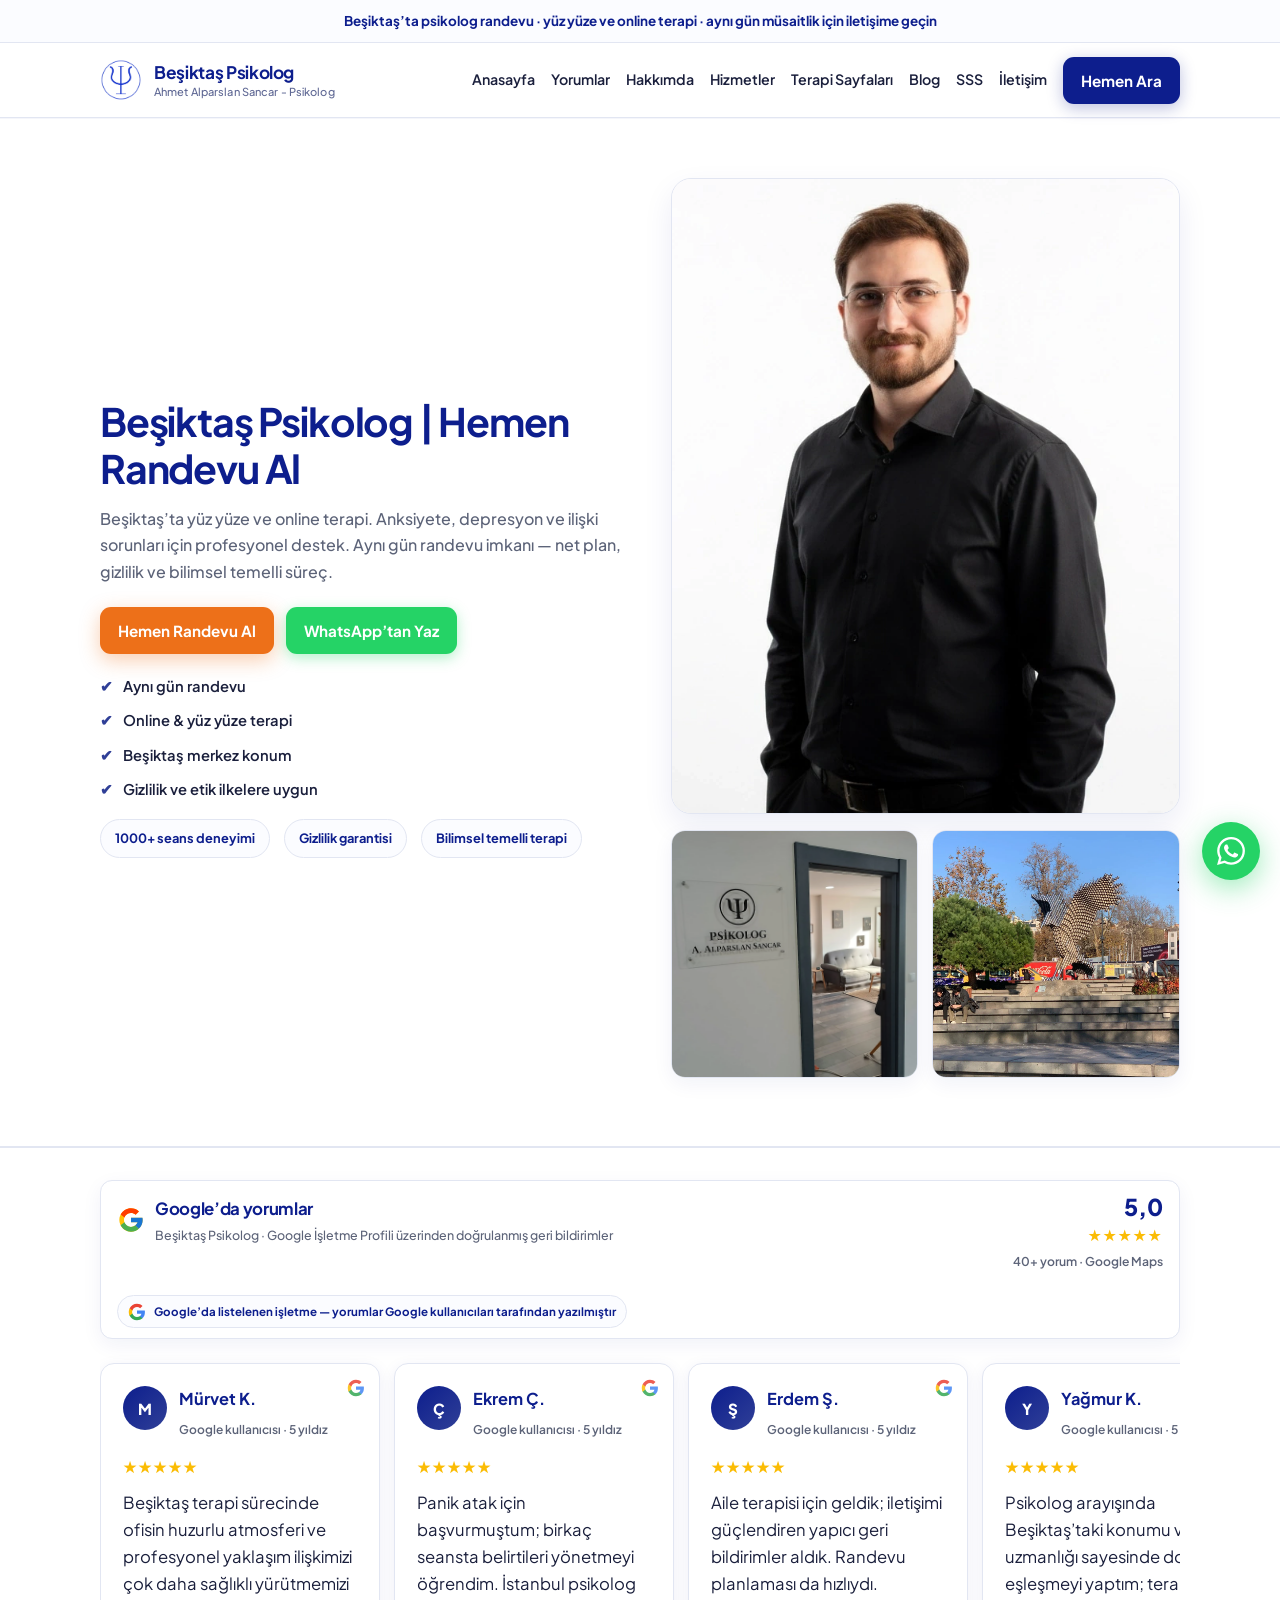
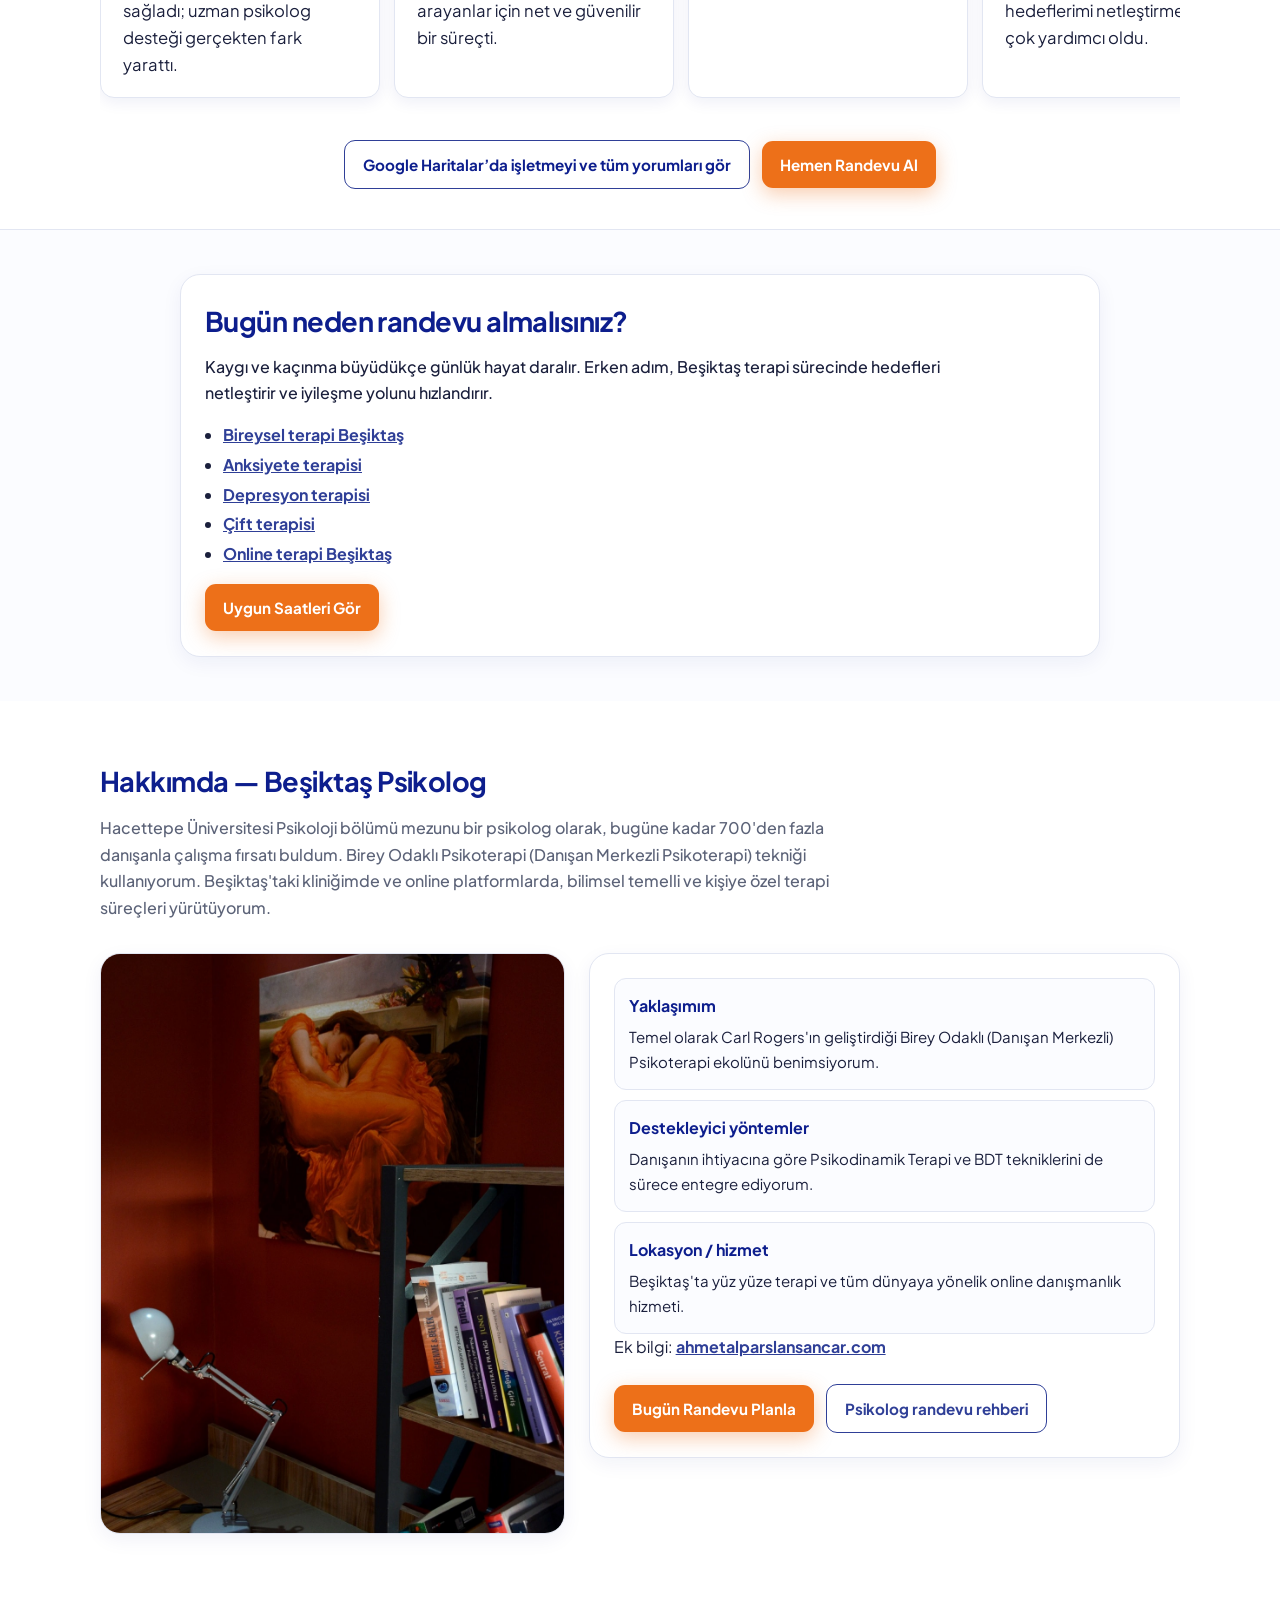
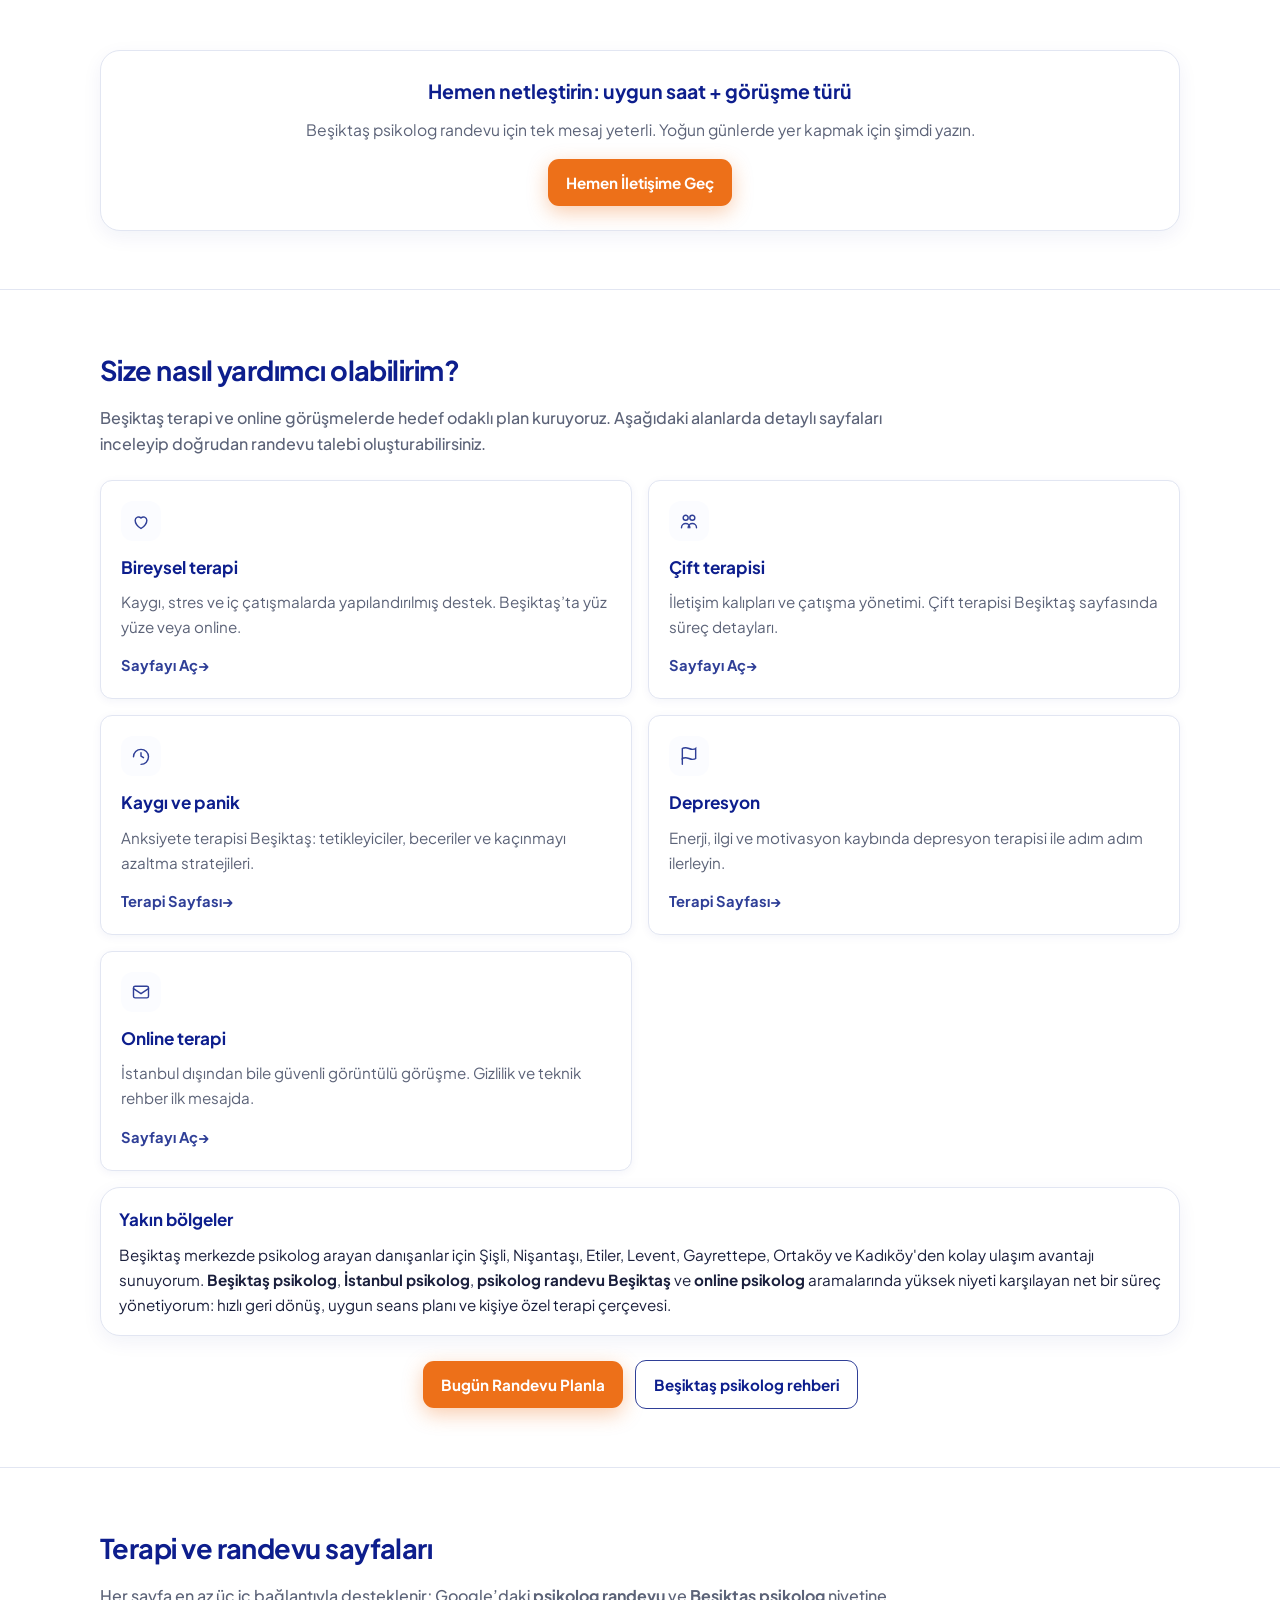
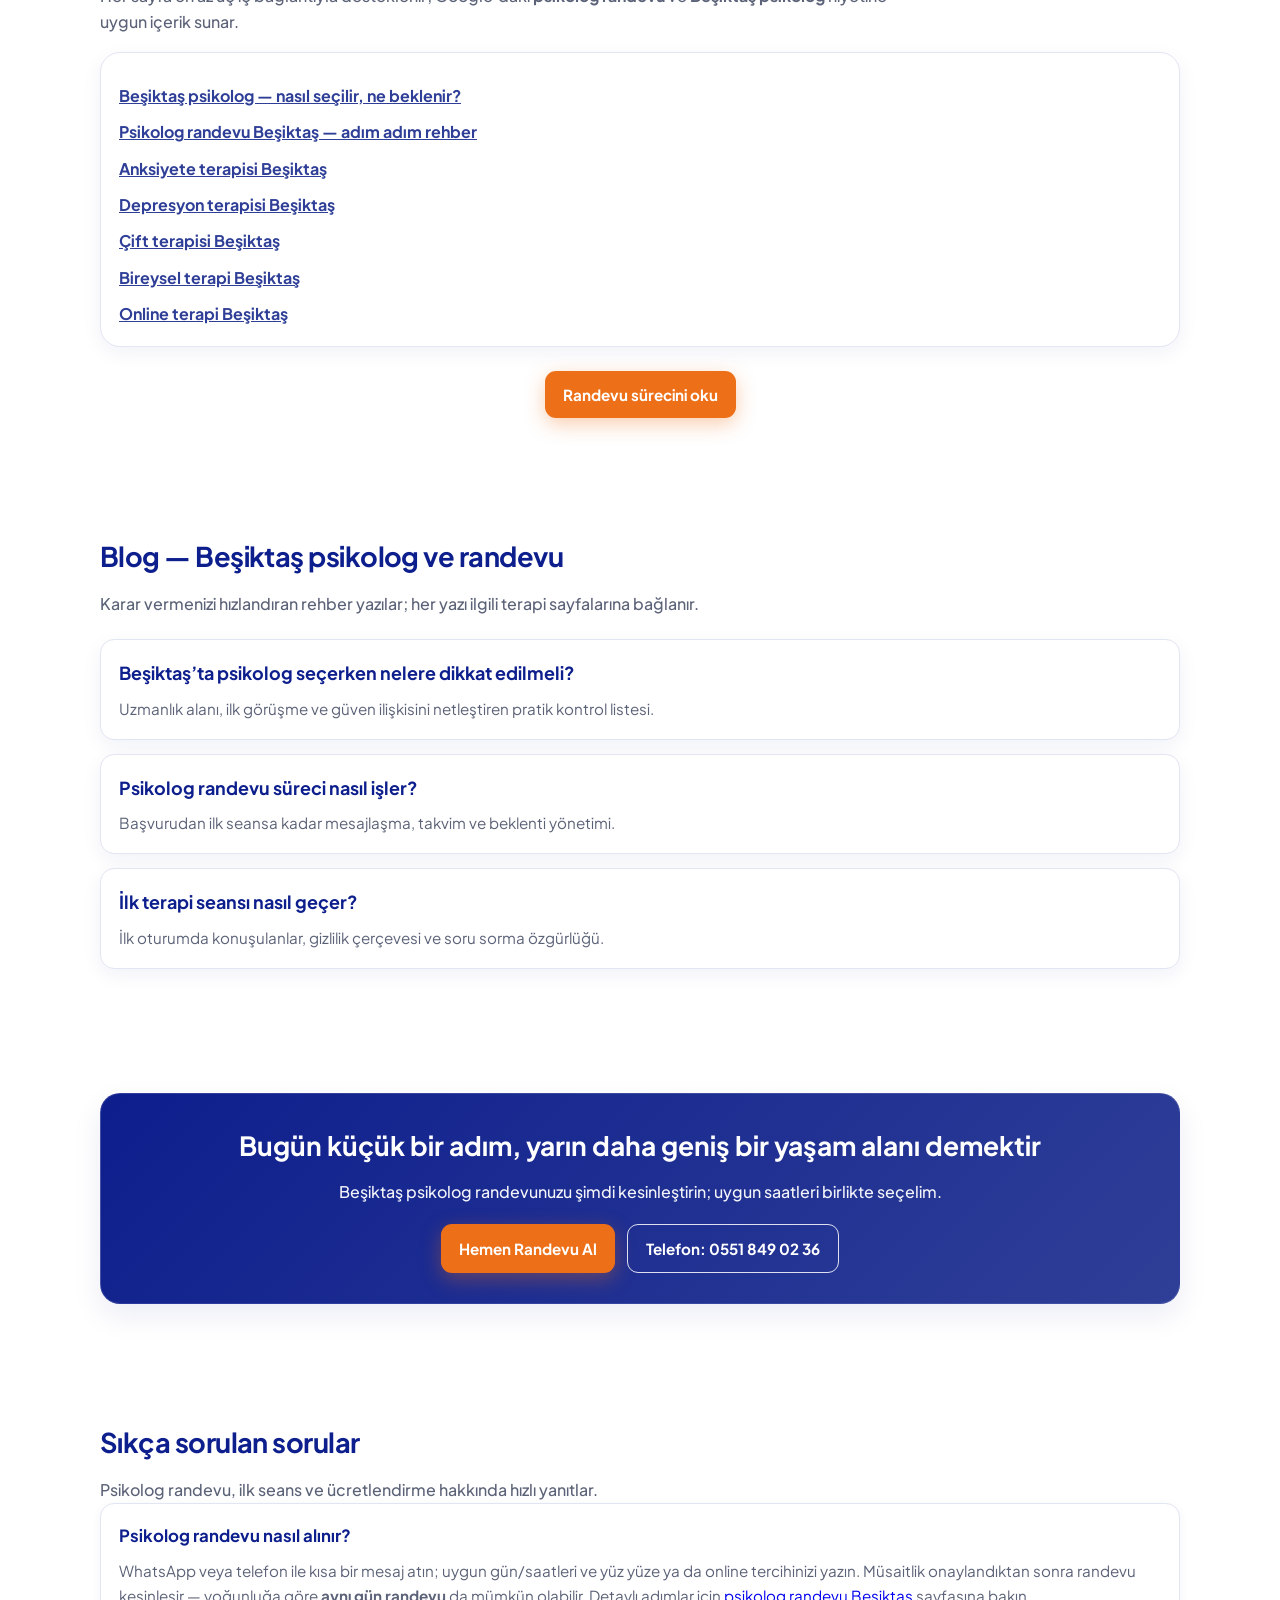
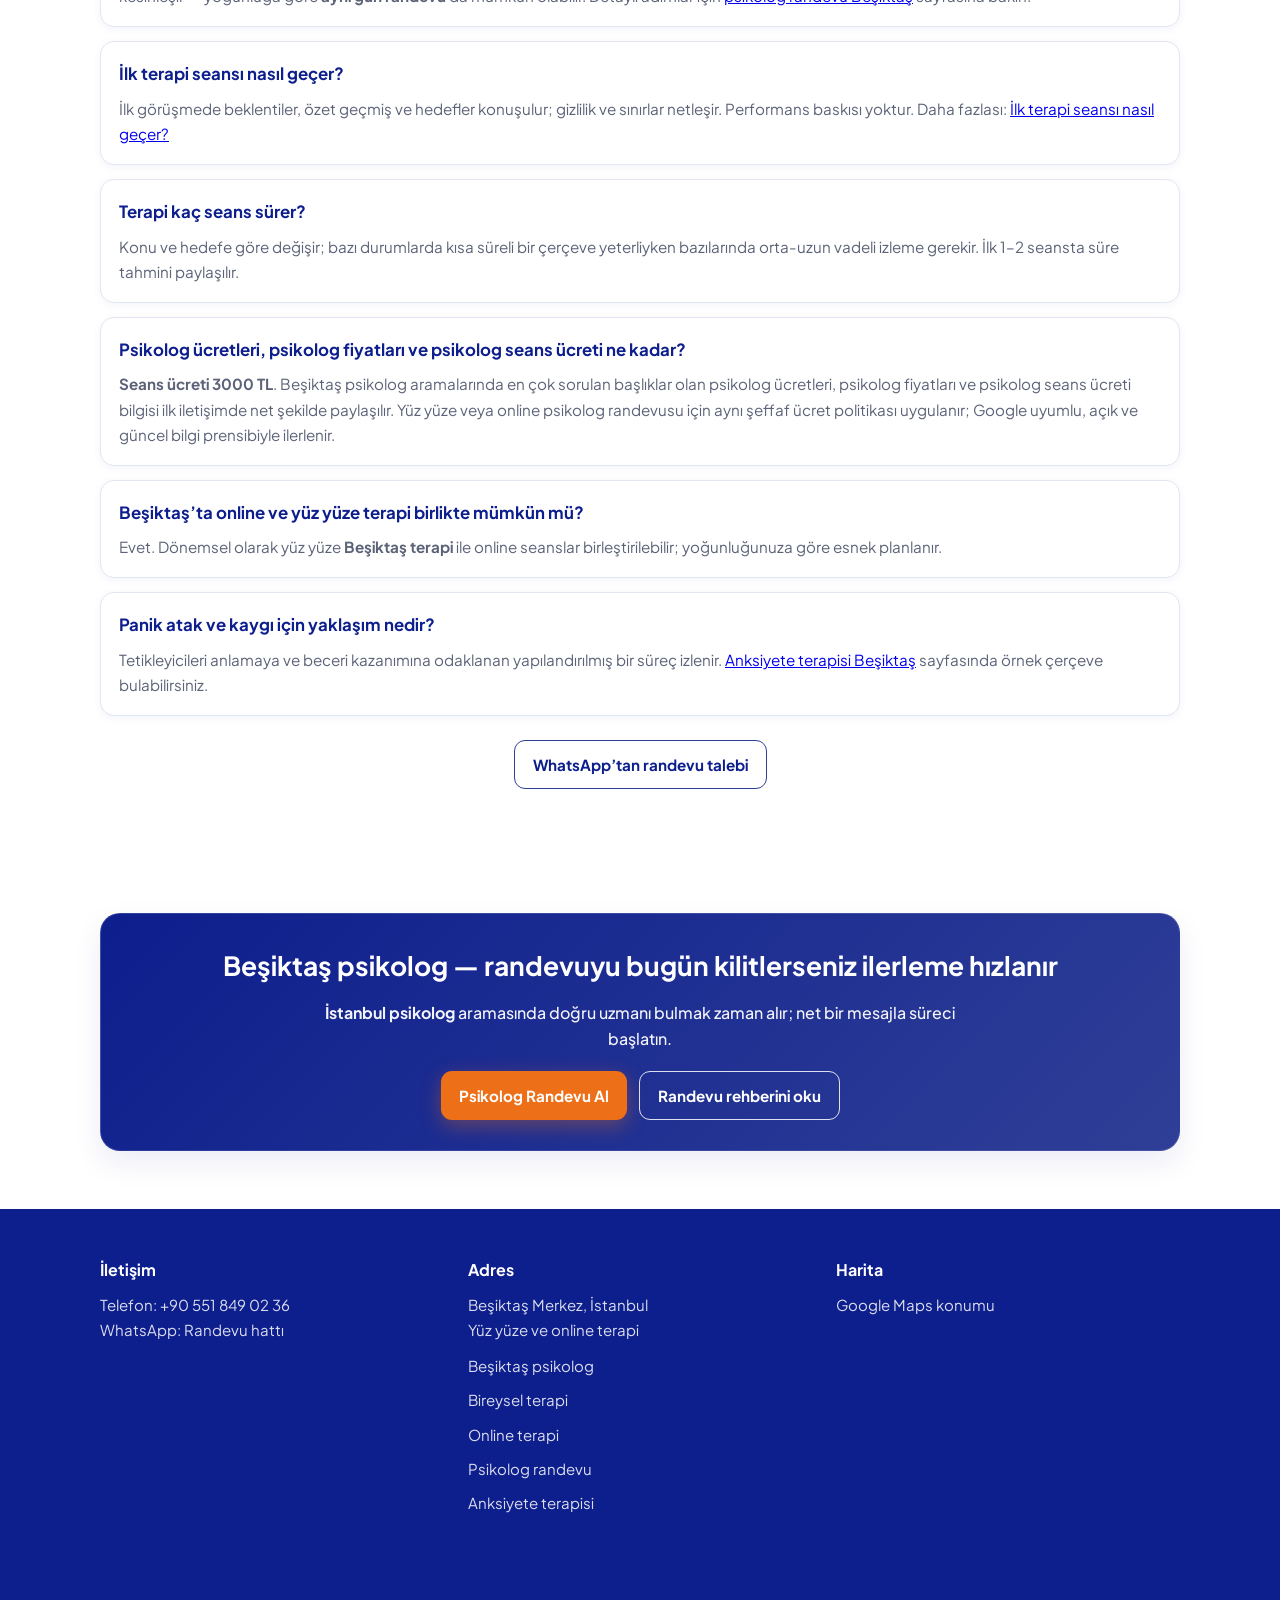
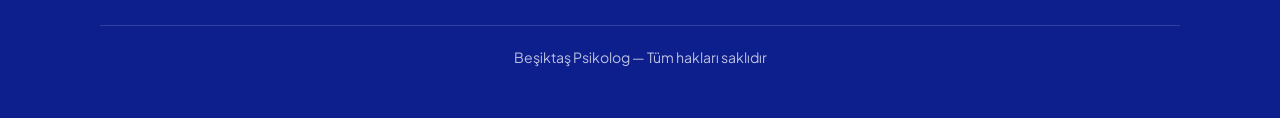
<file: index.html>
<!doctype html>
<html lang="tr">
<head>
  <meta charset="utf-8">
  <meta name="viewport" content="width=device-width, initial-scale=1">
  <title>Beşiktaş Psikolog | Hemen Randevu Al | Psikolog Randevu Beşiktaş</title>
  <meta name="description" content="Beşiktaş psikolog randevu: aynı gün kontenjan, yüz yüze ve online terapi. Anksiyete, depresyon ve çift terapisi. Beşiktaş merkez, İstanbul psikolog desteği — WhatsApp ile hemen iletişime geçin.">
  <meta name="keywords" content="Beşiktaş psikolog, psikolog randevu, Beşiktaş terapi, Beşiktaş psikolog, İstanbul psikolog">
  <meta name="author" content="Beşiktaş Psikolog">
  <meta name="robots" content="index,follow,max-image-preview:large">
  <meta name="theme-color" content="#0D1E8D">
  <link rel="canonical" href="https://besiktaspsikolog.org/">
  <link rel="preload" href="styles.css" as="style">
  <link rel="stylesheet" href="styles.css">
  <link rel="icon" href="favicon.ico" sizes="any">
  <link rel="icon" type="image/x-icon" href="favicon.ico">
  <link rel="shortcut icon" href="favicon.ico">
  <meta property="og:type" content="website">
  <meta property="og:locale" content="tr_TR">
  <meta property="og:title" content="Beşiktaş Psikolog | Hemen Randevu Al | Psikolog Randevu Beşiktaş">
  <meta property="og:description" content="Beşiktaş’ta yüz yüze ve online terapi. Aynı gün randevu, gizlilik ve bilimsel temelli yaklaşım. Hemen randevu alın.">
  <meta property="og:url" content="https://besiktaspsikolog.org/">
  <meta property="og:image" content="https://besiktaspsikolog.org/images/profil.webp">
  <meta name="twitter:card" content="summary_large_image">
  <meta name="twitter:title" content="Beşiktaş Psikolog | Hemen Randevu Al">
  <meta name="twitter:description" content="Beşiktaş psikolog randevu, anksiyete ve depresyon terapisi. Online ve yüz yüze.">
  <meta name="twitter:image" content="https://besiktaspsikolog.org/images/profil.webp">

  <script type="application/ld+json">
  {
    "@context": "https://schema.org",
    "@graph": [
      {
        "@type": "WebSite",
        "@id": "https://besiktaspsikolog.org/#website",
        "url": "https://besiktaspsikolog.org/",
        "name": "Beşiktaş Psikolog",
        "publisher": { "@id": "https://besiktaspsikolog.org/#localbusiness" }
      },
      {
        "@type": "LocalBusiness",
        "@id": "https://besiktaspsikolog.org/#localbusiness",
        "name": "Beşiktaş Psikolog",
        "image": "https://besiktaspsikolog.org/images/profil.webp",
        "url": "https://besiktaspsikolog.org/",
        "telephone": "+90 551 849 02 36",
        "priceRange": "$$",
        "address": {
          "@type": "PostalAddress",
          "streetAddress": "Beşiktaş Merkez",
          "addressLocality": "İstanbul",
          "addressRegion": "İstanbul",
          "addressCountry": "TR"
        },
        "geo": {
          "@type": "GeoCoordinates",
          "latitude": "41.0439",
          "longitude": "29.0094"
        },
        "areaServed": [
          { "@type": "Place", "name": "Beşiktaş" },
          { "@type": "Place", "name": "İstanbul" }
        ],
        "description": "Beşiktaş psikolog ofisi: psikolog randevu, yüz yüze ve online terapi, anksiyete, depresyon ve çift terapisi desteği.",
        "sameAs": [
          "https://maps.app.goo.gl/UREmy2i7TNAJbgYdA"
        ],
        "employee": { "@id": "https://besiktaspsikolog.org/#psychologist" }
      },
      {
        "@type": "Person",
        "@id": "https://besiktaspsikolog.org/#psychologist",
        "name": "Ahmet Alparslan Sancar",
        "jobTitle": "Psikolog",
        "description": "Beşiktaş’ta yüz yüze ve online psikoterapi; anksiyete, depresyon ve çift terapisi alanlarında bilimsel temelli yaklaşım.",
        "image": "https://besiktaspsikolog.org/images/profil.webp",
        "url": "https://besiktaspsikolog.org/",
        "telephone": "+90 551 849 02 36",
        "address": {
          "@type": "PostalAddress",
          "streetAddress": "Beşiktaş Merkez",
          "addressLocality": "İstanbul",
          "addressCountry": "TR"
        },
        "alumniOf": {
          "@type": "CollegeOrUniversity",
          "name": "Hacettepe Üniversitesi"
        },
        "worksFor": { "@id": "https://besiktaspsikolog.org/#localbusiness" },
        "knowsAbout": ["Bilişsel Davranışçı Terapi", "Anksiyete terapisi", "Depresyon terapisi", "Çift terapisi", "Online terapi"]
      },
      {
        "@type": "FAQPage",
        "mainEntity": [
          {
            "@type": "Question",
            "name": "Psikolog randevu nasıl alınır?",
            "acceptedAnswer": {
              "@type": "Answer",
              "text": "WhatsApp veya telefon ile iletişime geçin; kısa bir mesajda uygun gün/saatleri ve yüz yüze ya da online tercihinizi yazın. Müsaitlik doğrulandıktan sonra randevu kesinleşir — uygun olduğunuzda aynı gün randevu planlayabilirsiniz."
            }
          },
          {
            "@type": "Question",
            "name": "İlk terapi seansı nasıl geçer?",
            "acceptedAnswer": {
              "@type": "Answer",
              "text": "İlk seansta beklentiler, hedefler ve özet geçmiş paylaşılır; gizlilik ve çerçeve netleştirilir. Zorunlu açıklama yoktur; ilerleme sizin hızınıza göre kurgulanır."
            }
          },
          {
            "@type": "Question",
            "name": "Terapi kaç seans sürer?",
            "acceptedAnswer": {
              "@type": "Answer",
              "text": "Konuya göre değişir: bazı hedefler birkaç seansta ilerler, bazı konularda orta-uzun dönem planlama gerekir. Net bir çerçeve, ilk seanslarda hedefe göre belirlenir."
            }
          },
          {
            "@type": "Question",
            "name": "Ücretler ne kadar?",
            "acceptedAnswer": {
              "@type": "Answer",
              "text": "Ücret; seans süresi, görüşme türü (yüz yüze/online) ve plana göre değişir. İlk mesajda tarifeyi ve uygun saatleri şeffaf biçimde paylaşıyorum."
            }
          },
          {
            "@type": "Question",
            "name": "Beşiktaş’ta online ve yüz yüze terapi birlikte mümkün mü?",
            "acceptedAnswer": {
              "@type": "Answer",
              "text": "Evet. Beşiktaş merkez ofiste yüz yüze veya online terapi seçeneklerini dönemsel olarak birleştirebilirsiniz; seyahat, yoğunluk veya tercihe göre plan esnektir."
            }
          }
        ]
      }
    ]
  }
  </script>
</head>
<body>
  <div class="announcement">Beşiktaş’ta psikolog randevu · yüz yüze ve online terapi · aynı gün müsaitlik için iletişime geçin</div>
  <header class="header" id="anasayfa">
    <div class="container nav">
      <a class="brand" href="index.html">
        <img src="images/logo.png" width="42" height="42" alt="Beşiktaş Psikolog logo">
        <span class="brand-text">Beşiktaş Psikolog <small>Ahmet Alparslan Sancar - Psikolog</small></span>
      </a>
      <nav class="menu menu--home" aria-label="Ana menü">
        <div class="menu__mobile-bar">
          <a class="menu__pill" href="#anasayfa">Ana</a>
          <a class="menu__pill" href="#yorumlar">Yorumlar</a>
          <a class="menu__pill" href="#hizmetler">Hizmetler</a>
          <a class="menu__pill" href="#iletisim">İletişim</a>
          <details class="menu__drawer">
            <summary class="menu__pill menu__pill--more" aria-label="Diğer menü">⋯</summary>
            <div class="menu__drawer-panel">
              <a href="#hakkimda">Hakkımda</a>
              <a href="#seo-sayfalar">Terapi sayfaları</a>
              <a href="#blog">Blog</a>
              <a href="#sss">SSS</a>
            </div>
          </details>
        </div>
        <div class="menu__desktop">
          <a href="#anasayfa">Anasayfa</a>
          <a href="#yorumlar">Yorumlar</a>
          <a href="#hakkimda">Hakkımda</a>
          <a href="#hizmetler">Hizmetler</a>
          <a href="#seo-sayfalar">Terapi Sayfaları</a>
          <a href="#blog">Blog</a>
          <a href="#sss">SSS</a>
          <a href="#iletisim">İletişim</a>
        </div>
      </nav>
      <a class="btn btn-call" href="tel:+905518490236" aria-label="Telefon ile ara">Hemen Ara</a>
    </div>
  </header>

  <main>
    <section class="hero">
      <div class="container hero-grid">
        <div>
          <h1>Beşiktaş Psikolog | Hemen Randevu Al</h1>
          <p class="lead">
            Beşiktaş’ta yüz yüze ve online terapi. Anksiyete, depresyon ve ilişki sorunları için profesyonel destek. Aynı gün randevu imkanı — net plan, gizlilik ve bilimsel temelli süreç.
          </p>
          <div class="hero-actions">
            <a class="btn btn-cta" href="https://wa.me/905518490236?text=Merhaba%2C%20Be%C5%9Fikta%C5%9F%20psikolog%20randevu%20almak%20istiyorum." target="_blank" rel="noopener">Hemen Randevu Al</a>
            <a class="btn btn-wa" href="https://wa.me/905518490236?text=Merhaba%2C%20Be%C5%9Fikta%C5%9F%20psikolog%20hakk%C4%B1nda%20k%C4%B1sa%20bilgi%20almak%20istiyorum." target="_blank" rel="noopener">WhatsApp’tan Yaz</a>
          </div>
          <ul class="hero-trust-list" aria-label="Güven unsurları">
            <li>Aynı gün randevu</li>
            <li>Online &amp; yüz yüze terapi</li>
            <li>Beşiktaş merkez konum</li>
            <li>Gizlilik ve etik ilkelere uygun</li>
          </ul>
          <div class="trust-micro" aria-label="Deneyim ve güvence">
            <span>1000+ seans deneyimi</span>
            <span>Gizlilik garantisi</span>
            <span>Bilimsel temelli terapi</span>
          </div>
        </div>
        <div class="hero-visual" aria-label="Uzman fotoğrafları">
          <figure class="hero-photo-main">
            <img src="images/profil.webp" width="520" height="650" fetchpriority="high" decoding="async" alt="Beşiktaş psikolog Ahmet Alparslan Sancar — profesyonel portre">
          </figure>
          <div class="hero-photo-row">
            <figure class="hero-thumb">
              <img src="images/ofis1.webp" width="260" height="260" loading="lazy" decoding="async" alt="Beşiktaş terapi ofisi — danışan odaklı terapi ortamı">
            </figure>
            <figure class="hero-thumb">
              <img src="images/besiktas1.webp" width="260" height="260" loading="lazy" decoding="async" alt="Beşiktaş merkez — İstanbul psikolog konumu">
            </figure>
          </div>
        </div>
      </div>
    </section>

    <section class="section google-reviews-wrap google-reviews-wrap--elevated" id="yorumlar">
      <div class="container">
        <div class="google-panel">
          <div class="google-panel__head">
            <div class="google-panel__brand">
              <div class="google-panel__g" aria-hidden="true">
                <svg width="44" height="44" viewBox="0 0 48 48"><path fill="#FFC107" d="M43.611 20.083H42V20H24v8h11.303c-1.649 4.657-6.08 8-11.303 8-6.627 0-12-5.373-12-12s5.373-12 12-12c3.059 0 5.842 1.154 7.961 3.039l5.657-5.657C34.046 6.053 29.268 4 24 4 12.955 4 4 12.955 4 24s8.955 20 20 20 20-8.955 20-20c0-1.341-.138-2.65-.389-3.917z"/><path fill="#FF3D00" d="m6.306 14.691 6.571 4.819C14.655 15.108 18.961 12 24 12c3.059 0 5.842 1.154 7.961 3.039l5.657-5.657C34.046 6.053 29.268 4 24 4 16.318 4 9.656 8.337 6.306 14.691z"/><path fill="#4CAF50" d="M24 44c5.166 0 9.86-1.977 13.409-5.192l-6.19-5.238A11.91 11.91 0 0 1 24 36c-5.202 0-9.619-3.317-11.283-7.946l-6.522 5.025C9.505 39.556 16.227 44 24 44z"/><path fill="#1976D2" d="M43.611 20.083H42V20H24v8h11.303a12.04 12.04 0 0 1-4.087 5.571l.003-.002 6.19 5.238C36.971 39.205 44 34 44 24c0-1.341-.138-2.65-.389-3.917z"/></svg>
              </div>
              <div>
                <p class="google-panel__title">Google’da yorumlar</p>
                <p class="google-panel__subtitle">Beşiktaş Psikolog · Google İşletme Profili üzerinden doğrulanmış geri bildirimler</p>
              </div>
            </div>
            <div class="google-panel__rating">
              <div class="google-panel__score">5,0</div>
              <div class="google-panel__stars" aria-label="5 üzerinden 5 yıldız">★★★★★</div>
              <p class="google-panel__meta">40+ yorum · Google Maps</p>
            </div>
          </div>
          <div class="google-panel__badge">
            <svg width="18" height="18" viewBox="0 0 24 24" aria-hidden="true"><path fill="#4285F4" d="M22.56 12.25c0-.78-.07-1.53-.2-2.25H12v4.26h5.92c-.26 1.37-1.04 2.53-2.21 3.31v2.77h3.57c2.08-1.92 3.28-4.74 3.28-8.09z"/><path fill="#34A853" d="M12 23c2.97 0 5.46-.98 7.28-2.66l-3.57-2.77c-.98.66-2.23 1.06-3.71 1.06-2.86 0-5.29-1.93-6.16-4.53H2.18v2.84C3.99 20.53 7.7 23 12 23z"/><path fill="#FBBC05" d="M5.84 14.09c-.22-.66-.35-1.36-.35-2.09s.13-1.43.35-2.09V7.07H2.18C1.43 8.55 1 10.22 1 12s.43 3.45 1.18 4.93l2.85-2.22.81-.62z"/><path fill="#EA4335" d="M12 5.38c1.62 0 3.06.56 4.21 1.64l3.15-3.15C17.45 2.09 14.97 1 12 1 7.7 1 3.99 3.47 2.18 7.07l3.66 2.84c.87-2.6 3.3-4.53 6.16-4.53z"/></svg>
            Google’da listelenen işletme — yorumlar Google kullanıcıları tarafından yazılmıştır
          </div>
        </div>

        <div class="slider" aria-label="Google Haritalar tarzı yorum kartları">
          <article class="review">
            <div class="review__g-icon" aria-hidden="true"><svg width="18" height="18" viewBox="0 0 24 24"><path fill="#4285F4" d="M22.56 12.25c0-.78-.07-1.53-.2-2.25H12v4.26h5.92c-.26 1.37-1.04 2.53-2.21 3.31v2.77h3.57c2.08-1.92 3.28-4.74 3.28-8.09z"/><path fill="#34A853" d="M12 23c2.97 0 5.46-.98 7.28-2.66l-3.57-2.77c-.98.66-2.23 1.06-3.71 1.06-2.86 0-5.29-1.93-6.16-4.53H2.18v2.84C3.99 20.53 7.7 23 12 23z"/><path fill="#FBBC05" d="M5.84 14.09c-.22-.66-.35-1.36-.35-2.09s.13-1.43.35-2.09V7.07H2.18C1.43 8.55 1 10.22 1 12s.43 3.45 1.18 4.93l2.85-2.22.81-.62z"/><path fill="#EA4335" d="M12 5.38c1.62 0 3.06.56 4.21 1.64l3.15-3.15C17.45 2.09 14.97 1 12 1 7.7 1 3.99 3.47 2.18 7.07l3.66 2.84c.87-2.6 3.3-4.53 6.16-4.53z"/></svg></div>
            <div class="review__top">
              <div class="review__avatar" aria-hidden="true">M</div>
              <div class="review__meta">
                <strong>Mürvet K.</strong>
                <span class="review__label">Google kullanıcısı · 5 yıldız</span>
              </div>
            </div>
            <div class="stars" aria-label="5 yıldız">★★★★★</div>
            <p>Beşiktaş terapi sürecinde ofisin huzurlu atmosferi ve profesyonel yaklaşım ilişkimizi çok daha sağlıklı yürütmemizi sağladı; uzman psikolog desteği gerçekten fark yarattı.</p>
          </article>
          <article class="review">
            <div class="review__g-icon" aria-hidden="true"><svg width="18" height="18" viewBox="0 0 24 24"><path fill="#4285F4" d="M22.56 12.25c0-.78-.07-1.53-.2-2.25H12v4.26h5.92c-.26 1.37-1.04 2.53-2.21 3.31v2.77h3.57c2.08-1.92 3.28-4.74 3.28-8.09z"/><path fill="#34A853" d="M12 23c2.97 0 5.46-.98 7.28-2.66l-3.57-2.77c-.98.66-2.23 1.06-3.71 1.06-2.86 0-5.29-1.93-6.16-4.53H2.18v2.84C3.99 20.53 7.7 23 12 23z"/><path fill="#FBBC05" d="M5.84 14.09c-.22-.66-.35-1.36-.35-2.09s.13-1.43.35-2.09V7.07H2.18C1.43 8.55 1 10.22 1 12s.43 3.45 1.18 4.93l2.85-2.22.81-.62z"/><path fill="#EA4335" d="M12 5.38c1.62 0 3.06.56 4.21 1.64l3.15-3.15C17.45 2.09 14.97 1 12 1 7.7 1 3.99 3.47 2.18 7.07l3.66 2.84c.87-2.6 3.3-4.53 6.16-4.53z"/></svg></div>
            <div class="review__top">
              <div class="review__avatar" aria-hidden="true">Ç</div>
              <div class="review__meta">
                <strong>Ekrem Ç.</strong>
                <span class="review__label">Google kullanıcısı · 5 yıldız</span>
              </div>
            </div>
            <div class="stars" aria-label="5 yıldız">★★★★★</div>
            <p>Panik atak için başvurmuştum; birkaç seansta belirtileri yönetmeyi öğrendim. İstanbul psikolog arayanlar için net ve güvenilir bir süreçti.</p>
          </article>
          <article class="review">
            <div class="review__g-icon" aria-hidden="true"><svg width="18" height="18" viewBox="0 0 24 24"><path fill="#4285F4" d="M22.56 12.25c0-.78-.07-1.53-.2-2.25H12v4.26h5.92c-.26 1.37-1.04 2.53-2.21 3.31v2.77h3.57c2.08-1.92 3.28-4.74 3.28-8.09z"/><path fill="#34A853" d="M12 23c2.97 0 5.46-.98 7.28-2.66l-3.57-2.77c-.98.66-2.23 1.06-3.71 1.06-2.86 0-5.29-1.93-6.16-4.53H2.18v2.84C3.99 20.53 7.7 23 12 23z"/><path fill="#FBBC05" d="M5.84 14.09c-.22-.66-.35-1.36-.35-2.09s.13-1.43.35-2.09V7.07H2.18C1.43 8.55 1 10.22 1 12s.43 3.45 1.18 4.93l2.85-2.22.81-.62z"/><path fill="#EA4335" d="M12 5.38c1.62 0 3.06.56 4.21 1.64l3.15-3.15C17.45 2.09 14.97 1 12 1 7.7 1 3.99 3.47 2.18 7.07l3.66 2.84c.87-2.6 3.3-4.53 6.16-4.53z"/></svg></div>
            <div class="review__top">
              <div class="review__avatar" aria-hidden="true">Ş</div>
              <div class="review__meta">
                <strong>Erdem Ş.</strong>
                <span class="review__label">Google kullanıcısı · 5 yıldız</span>
              </div>
            </div>
            <div class="stars" aria-label="5 yıldız">★★★★★</div>
            <p>Aile terapisi için geldik; iletişimi güçlendiren yapıcı geri bildirimler aldık. Randevu planlaması da hızlıydı.</p>
          </article>
          <article class="review">
            <div class="review__g-icon" aria-hidden="true"><svg width="18" height="18" viewBox="0 0 24 24"><path fill="#4285F4" d="M22.56 12.25c0-.78-.07-1.53-.2-2.25H12v4.26h5.92c-.26 1.37-1.04 2.53-2.21 3.31v2.77h3.57c2.08-1.92 3.28-4.74 3.28-8.09z"/><path fill="#34A853" d="M12 23c2.97 0 5.46-.98 7.28-2.66l-3.57-2.77c-.98.66-2.23 1.06-3.71 1.06-2.86 0-5.29-1.93-6.16-4.53H2.18v2.84C3.99 20.53 7.7 23 12 23z"/><path fill="#FBBC05" d="M5.84 14.09c-.22-.66-.35-1.36-.35-2.09s.13-1.43.35-2.09V7.07H2.18C1.43 8.55 1 10.22 1 12s.43 3.45 1.18 4.93l2.85-2.22.81-.62z"/><path fill="#EA4335" d="M12 5.38c1.62 0 3.06.56 4.21 1.64l3.15-3.15C17.45 2.09 14.97 1 12 1 7.7 1 3.99 3.47 2.18 7.07l3.66 2.84c.87-2.6 3.3-4.53 6.16-4.53z"/></svg></div>
            <div class="review__top">
              <div class="review__avatar" aria-hidden="true">Y</div>
              <div class="review__meta">
                <strong>Yağmur K.</strong>
                <span class="review__label">Google kullanıcısı · 5 yıldız</span>
              </div>
            </div>
            <div class="stars" aria-label="5 yıldız">★★★★★</div>
            <p>Psikolog arayışında Beşiktaş’taki konumu ve uzmanlığı sayesinde doğru eşleşmeyi yaptım; terapi hedeflerimi netleştirmeme çok yardımcı oldu.</p>
          </article>
          <article class="review">
            <div class="review__g-icon" aria-hidden="true"><svg width="18" height="18" viewBox="0 0 24 24"><path fill="#4285F4" d="M22.56 12.25c0-.78-.07-1.53-.2-2.25H12v4.26h5.92c-.26 1.37-1.04 2.53-2.21 3.31v2.77h3.57c2.08-1.92 3.28-4.74 3.28-8.09z"/><path fill="#34A853" d="M12 23c2.97 0 5.46-.98 7.28-2.66l-3.57-2.77c-.98.66-2.23 1.06-3.71 1.06-2.86 0-5.29-1.93-6.16-4.53H2.18v2.84C3.99 20.53 7.7 23 12 23z"/><path fill="#FBBC05" d="M5.84 14.09c-.22-.66-.35-1.36-.35-2.09s.13-1.43.35-2.09V7.07H2.18C1.43 8.55 1 10.22 1 12s.43 3.45 1.18 4.93l2.85-2.22.81-.62z"/><path fill="#EA4335" d="M12 5.38c1.62 0 3.06.56 4.21 1.64l3.15-3.15C17.45 2.09 14.97 1 12 1 7.7 1 3.99 3.47 2.18 7.07l3.66 2.84c.87-2.6 3.3-4.53 6.16-4.53z"/></svg></div>
            <div class="review__top">
              <div class="review__avatar" aria-hidden="true">H</div>
              <div class="review__meta">
                <strong>FS Hakan</strong>
                <span class="review__label">Google kullanıcısı · 5 yıldız</span>
              </div>
            </div>
            <div class="stars" aria-label="5 yıldız">★★★★★</div>
            <p>OKB ve takıntılı düşünceler için gittim; bilimsel temelli teknikler ve sıcak iletişim bir arada.</p>
          </article>
          <article class="review">
            <div class="review__g-icon" aria-hidden="true"><svg width="18" height="18" viewBox="0 0 24 24"><path fill="#4285F4" d="M22.56 12.25c0-.78-.07-1.53-.2-2.25H12v4.26h5.92c-.26 1.37-1.04 2.53-2.21 3.31v2.77h3.57c2.08-1.92 3.28-4.74 3.28-8.09z"/><path fill="#34A853" d="M12 23c2.97 0 5.46-.98 7.28-2.66l-3.57-2.77c-.98.66-2.23 1.06-3.71 1.06-2.86 0-5.29-1.93-6.16-4.53H2.18v2.84C3.99 20.53 7.7 23 12 23z"/><path fill="#FBBC05" d="M5.84 14.09c-.22-.66-.35-1.36-.35-2.09s.13-1.43.35-2.09V7.07H2.18C1.43 8.55 1 10.22 1 12s.43 3.45 1.18 4.93l2.85-2.22.81-.62z"/><path fill="#EA4335" d="M12 5.38c1.62 0 3.06.56 4.21 1.64l3.15-3.15C17.45 2.09 14.97 1 12 1 7.7 1 3.99 3.47 2.18 7.07l3.66 2.84c.87-2.6 3.3-4.53 6.16-4.53z"/></svg></div>
            <div class="review__top">
              <div class="review__avatar" aria-hidden="true">Z</div>
              <div class="review__meta">
                <strong>Zeynep U.</strong>
                <span class="review__label">Google kullanıcısı · 5 yıldız</span>
              </div>
            </div>
            <div class="stars" aria-label="5 yıldız">★★★★★</div>
            <p>İğne fobisi için kısa sürede somut ilerleme kaydettim. Psikolog randevu aldığım ilk günden itibaren süreç şeffaftı.</p>
          </article>
          <article class="review">
            <div class="review__g-icon" aria-hidden="true"><svg width="18" height="18" viewBox="0 0 24 24"><path fill="#4285F4" d="M22.56 12.25c0-.78-.07-1.53-.2-2.25H12v4.26h5.92c-.26 1.37-1.04 2.53-2.21 3.31v2.77h3.57c2.08-1.92 3.28-4.74 3.28-8.09z"/><path fill="#34A853" d="M12 23c2.97 0 5.46-.98 7.28-2.66l-3.57-2.77c-.98.66-2.23 1.06-3.71 1.06-2.86 0-5.29-1.93-6.16-4.53H2.18v2.84C3.99 20.53 7.7 23 12 23z"/><path fill="#FBBC05" d="M5.84 14.09c-.22-.66-.35-1.36-.35-2.09s.13-1.43.35-2.09V7.07H2.18C1.43 8.55 1 10.22 1 12s.43 3.45 1.18 4.93l2.85-2.22.81-.62z"/><path fill="#EA4335" d="M12 5.38c1.62 0 3.06.56 4.21 1.64l3.15-3.15C17.45 2.09 14.97 1 12 1 7.7 1 3.99 3.47 2.18 7.07l3.66 2.84c.87-2.6 3.3-4.53 6.16-4.53z"/></svg></div>
            <div class="review__top">
              <div class="review__avatar" aria-hidden="true">M</div>
              <div class="review__meta">
                <strong>Mehmet G.</strong>
                <span class="review__label">Google kullanıcısı · 5 yıldız</span>
              </div>
            </div>
            <div class="stars" aria-label="5 yıldız">★★★★★</div>
            <p>İnsana değer veren hümanist yaklaşımı ve Beşiktaş merkez konumuyla düzenli takip kolaylaştı.</p>
          </article>
          <article class="review">
            <div class="review__g-icon" aria-hidden="true"><svg width="18" height="18" viewBox="0 0 24 24"><path fill="#4285F4" d="M22.56 12.25c0-.78-.07-1.53-.2-2.25H12v4.26h5.92c-.26 1.37-1.04 2.53-2.21 3.31v2.77h3.57c2.08-1.92 3.28-4.74 3.28-8.09z"/><path fill="#34A853" d="M12 23c2.97 0 5.46-.98 7.28-2.66l-3.57-2.77c-.98.66-2.23 1.06-3.71 1.06-2.86 0-5.29-1.93-6.16-4.53H2.18v2.84C3.99 20.53 7.7 23 12 23z"/><path fill="#FBBC05" d="M5.84 14.09c-.22-.66-.35-1.36-.35-2.09s.13-1.43.35-2.09V7.07H2.18C1.43 8.55 1 10.22 1 12s.43 3.45 1.18 4.93l2.85-2.22.81-.62z"/><path fill="#EA4335" d="M12 5.38c1.62 0 3.06.56 4.21 1.64l3.15-3.15C17.45 2.09 14.97 1 12 1 7.7 1 3.99 3.47 2.18 7.07l3.66 2.84c.87-2.6 3.3-4.53 6.16-4.53z"/></svg></div>
            <div class="review__top">
              <div class="review__avatar" aria-hidden="true">T</div>
              <div class="review__meta">
                <strong>Tülin Ş.</strong>
                <span class="review__label">Google kullanıcısı · 5 yıldız</span>
              </div>
            </div>
            <div class="stars" aria-label="5 yıldız">★★★★★</div>
            <p>Seanslarda güvende hissettim; hem profesyonel hem anlayışlı. Terapiye başladığımdan beri günlük işlevim güçlendi.</p>
          </article>
          <article class="review">
            <div class="review__g-icon" aria-hidden="true"><svg width="18" height="18" viewBox="0 0 24 24"><path fill="#4285F4" d="M22.56 12.25c0-.78-.07-1.53-.2-2.25H12v4.26h5.92c-.26 1.37-1.04 2.53-2.21 3.31v2.77h3.57c2.08-1.92 3.28-4.74 3.28-8.09z"/><path fill="#34A853" d="M12 23c2.97 0 5.46-.98 7.28-2.66l-3.57-2.77c-.98.66-2.23 1.06-3.71 1.06-2.86 0-5.29-1.93-6.16-4.53H2.18v2.84C3.99 20.53 7.7 23 12 23z"/><path fill="#FBBC05" d="M5.84 14.09c-.22-.66-.35-1.36-.35-2.09s.13-1.43.35-2.09V7.07H2.18C1.43 8.55 1 10.22 1 12s.43 3.45 1.18 4.93l2.85-2.22.81-.62z"/><path fill="#EA4335" d="M12 5.38c1.62 0 3.06.56 4.21 1.64l3.15-3.15C17.45 2.09 14.97 1 12 1 7.7 1 3.99 3.47 2.18 7.07l3.66 2.84c.87-2.6 3.3-4.53 6.16-4.53z"/></svg></div>
            <div class="review__top">
              <div class="review__avatar" aria-hidden="true">S</div>
              <div class="review__meta">
                <strong>Semih A.</strong>
                <span class="review__label">Google kullanıcısı · 5 yıldız</span>
              </div>
            </div>
            <div class="stars" aria-label="5 yıldız">★★★★★</div>
            <p>Yüzeysel çözüm yerine kök nedenlere inen bir yöntem. Nazik ve net iletişim.</p>
          </article>
          <article class="review">
            <div class="review__g-icon" aria-hidden="true"><svg width="18" height="18" viewBox="0 0 24 24"><path fill="#4285F4" d="M22.56 12.25c0-.78-.07-1.53-.2-2.25H12v4.26h5.92c-.26 1.37-1.04 2.53-2.21 3.31v2.77h3.57c2.08-1.92 3.28-4.74 3.28-8.09z"/><path fill="#34A853" d="M12 23c2.97 0 5.46-.98 7.28-2.66l-3.57-2.77c-.98.66-2.23 1.06-3.71 1.06-2.86 0-5.29-1.93-6.16-4.53H2.18v2.84C3.99 20.53 7.7 23 12 23z"/><path fill="#FBBC05" d="M5.84 14.09c-.22-.66-.35-1.36-.35-2.09s.13-1.43.35-2.09V7.07H2.18C1.43 8.55 1 10.22 1 12s.43 3.45 1.18 4.93l2.85-2.22.81-.62z"/><path fill="#EA4335" d="M12 5.38c1.62 0 3.06.56 4.21 1.64l3.15-3.15C17.45 2.09 14.97 1 12 1 7.7 1 3.99 3.47 2.18 7.07l3.66 2.84c.87-2.6 3.3-4.53 6.16-4.53z"/></svg></div>
            <div class="review__top">
              <div class="review__avatar" aria-hidden="true">İ</div>
              <div class="review__meta">
                <strong>İpek B.</strong>
                <span class="review__label">Google kullanıcısı · 5 yıldız</span>
              </div>
            </div>
            <div class="stars" aria-label="5 yıldız">★★★★★</div>
            <p>Online psikolog desteği de denedim; görüntülü görüşmelerde bile bağlantı çok iyiydi. Teşekkürler.</p>
          </article>
        </div>

        <div class="section-cta">
          <a class="btn btn-outline" href="https://maps.app.goo.gl/UREmy2i7TNAJbgYdA" target="_blank" rel="noopener">Google Haritalar’da işletmeyi ve tüm yorumları gör</a>
          <a class="btn btn-cta" href="https://wa.me/905518490236?text=Yorumlar%C4%B1%20okudum%20%E2%80%94%20randevu%20planlamak%20istiyorum." target="_blank" rel="noopener">Hemen Randevu Al</a>
        </div>
      </div>
    </section>

    <section class="section section--surface section--compact" aria-label="Özet bilgi">
      <div class="container">
        <div class="bio-card bio-card--center">
          <h2 class="section-title section-title--tight">Bugün neden randevu almalısınız?</h2>
          <p class="section-text section-text--tight">Kaygı ve kaçınma büyüdükçe günlük hayat daralır. Erken adım, Beşiktaş terapi sürecinde hedefleri netleştirir ve iyileşme yolunu hızlandırır.</p>
          <ul class="services-list">
            <li><a href="bireysel-terapi-besiktas.html">Bireysel terapi Beşiktaş</a></li>
            <li><a href="anksiyete-terapi-besiktas.html">Anksiyete terapisi</a></li>
            <li><a href="depresyon-terapi-besiktas.html">Depresyon terapisi</a></li>
            <li><a href="cift-terapisi-besiktas.html">Çift terapisi</a></li>
            <li><a href="online-terapi-besiktas.html">Online terapi Beşiktaş</a></li>
          </ul>
          <div class="section-cta section-cta--left section-cta--tight">
            <a class="btn btn-cta" href="https://wa.me/905518490236?text=Uygun%20saatleri%20%C3%B6%C4%9Frenmek%20istiyorum." target="_blank" rel="noopener">Uygun Saatleri Gör</a>
          </div>
        </div>
      </div>
    </section>

    <section class="section" id="hakkimda">
      <div class="container">
        <h2 class="section-title">Hakkımda — Beşiktaş Psikolog</h2>
        <p class="section-text">Hacettepe Üniversitesi Psikoloji bölümü mezunu bir psikolog olarak, bugüne kadar 700'den fazla danışanla çalışma fırsatı buldum. Birey Odaklı Psikoterapi (Danışan Merkezli Psikoterapi) tekniği kullanıyorum. Beşiktaş'taki kliniğimde ve online platformlarda, bilimsel temelli ve kişiye özel terapi süreçleri yürütüyorum.</p>
        <div class="about-grid">
          <figure class="photo-card">
            <img src="images/ofis4.webp" width="440" height="550" loading="lazy" decoding="async" alt="Beşiktaş psikolog ofisi — yüz yüze terapi İstanbul">
          </figure>
          <article class="bio-card">
            <div class="about-cards" aria-label="Yaklaşım ve hizmet kartları">
              <div class="about-mini-card">
                <h3>Yaklaşımım</h3>
                <p>Temel olarak Carl Rogers'ın geliştirdiği Birey Odaklı (Danışan Merkezli) Psikoterapi ekolünü benimsiyorum.</p>
              </div>
              <div class="about-mini-card">
                <h3>Destekleyici yöntemler</h3>
                <p>Danışanın ihtiyacına göre Psikodinamik Terapi ve BDT tekniklerini de sürece entegre ediyorum.</p>
              </div>
              <div class="about-mini-card">
                <h3>Lokasyon / hizmet</h3>
                <p>Beşiktaş'ta yüz yüze terapi ve tüm dünyaya yönelik online danışmanlık hizmeti.</p>
              </div>
            </div>
            <p>
              Ek bilgi:
              <a href="https://ahmetalparslansancar.com" target="_blank" rel="noopener">ahmetalparslansancar.com</a>
            </p>
            <div class="section-cta section-cta--left">
              <a class="btn btn-cta" href="https://wa.me/905518490236?text=Bug%C3%BCn%20Be%C5%9Fikta%C5%9F%20psikolog%20randevusu%20planlamak%20istiyorum." target="_blank" rel="noopener">Bugün Randevu Planla</a>
              <a class="btn btn-outline" href="psikolog-randevu-besiktas.html">Psikolog randevu rehberi</a>
            </div>
          </article>
        </div>
      </div>
    </section>

    <section class="section" aria-label="Hızlı randevu çağrısı">
      <div class="container">
        <div class="cta-strip">
          <h3>Hemen netleştirin: uygun saat + görüşme türü</h3>
          <p>Beşiktaş psikolog randevu için tek mesaj yeterli. Yoğun günlerde yer kapmak için şimdi yazın.</p>
          <a class="btn btn-cta" href="https://wa.me/905518490236?text=Hemen%20ileti%C5%9Fime%20ge%C3%A7mek%20istiyorum%20%E2%80%94%20uygun%20saatler." target="_blank" rel="noopener">Hemen İletişime Geç</a>
        </div>
      </div>
    </section>

    <section class="section services-section" id="hizmetler">
      <div class="container">
        <h2 class="section-title">Size nasıl yardımcı olabilirim?</h2>
        <p class="section-text">Beşiktaş terapi ve online görüşmelerde hedef odaklı plan kuruyoruz. Aşağıdaki alanlarda detaylı sayfaları inceleyip doğrudan randevu talebi oluşturabilirsiniz.</p>
        <div class="services-grid">
          <a class="service-card" href="bireysel-terapi-besiktas.html">
            <div class="service-icon" aria-hidden="true">
              <svg width="20" height="20" viewBox="0 0 24 24" fill="none"><path d="M12 21s-7-4.4-7-10a4 4 0 0 1 7-2.5A4 4 0 0 1 19 11c0 5.6-7 10-7 10Z" stroke="currentColor" stroke-width="1.7" stroke-linecap="round" stroke-linejoin="round"/></svg>
            </div>
            <h3>Bireysel terapi</h3>
            <p>Kaygı, stres ve iç çatışmalarda yapılandırılmış destek. Beşiktaş’ta yüz yüze veya online.</p>
            <span class="service-action">Sayfayı Aç</span>
          </a>
          <a class="service-card" href="cift-terapisi-besiktas.html">
            <div class="service-icon" aria-hidden="true">
              <svg width="20" height="20" viewBox="0 0 24 24" fill="none"><path d="M8 11a3 3 0 1 0 0-6 3 3 0 0 0 0 6Zm8 0a3 3 0 1 0 0-6 3 3 0 0 0 0 6ZM3 20a5 5 0 0 1 10 0M11 20a5 5 0 0 1 10 0" stroke="currentColor" stroke-width="1.7" stroke-linecap="round"/></svg>
            </div>
            <h3>Çift terapisi</h3>
            <p>İletişim kalıpları ve çatışma yönetimi. Çift terapisi Beşiktaş sayfasında süreç detayları.</p>
            <span class="service-action">Sayfayı Aç</span>
          </a>
          <a class="service-card" href="anksiyete-terapi-besiktas.html">
            <div class="service-icon" aria-hidden="true">
              <svg width="20" height="20" viewBox="0 0 24 24" fill="none"><path d="M12 22a9 9 0 1 0-9-9" stroke="currentColor" stroke-width="1.7" stroke-linecap="round"/><path d="M12 8v4l3 2" stroke="currentColor" stroke-width="1.7" stroke-linecap="round"/></svg>
            </div>
            <h3>Kaygı ve panik</h3>
            <p>Anksiyete terapisi Beşiktaş: tetikleyiciler, beceriler ve kaçınmayı azaltma stratejileri.</p>
            <span class="service-action">Terapi Sayfası</span>
          </a>
          <a class="service-card" href="depresyon-terapi-besiktas.html">
            <div class="service-icon" aria-hidden="true">
              <svg width="20" height="20" viewBox="0 0 24 24" fill="none"><path d="M4 15s1-1 4-1 5 2 8 2 4-1 4-1V3s-1 1-4 1-5-2-8-2-4 1-4 1z" stroke="currentColor" stroke-width="1.7"/><path d="M4 22v-7" stroke="currentColor" stroke-width="1.7" stroke-linecap="round"/></svg>
            </div>
            <h3>Depresyon</h3>
            <p>Enerji, ilgi ve motivasyon kaybında depresyon terapisi ile adım adım ilerleyin.</p>
            <span class="service-action">Terapi Sayfası</span>
          </a>
          <a class="service-card" href="online-terapi-besiktas.html">
            <div class="service-icon" aria-hidden="true">
              <svg width="20" height="20" viewBox="0 0 24 24" fill="none"><rect x="3" y="5" width="18" height="14" rx="2" stroke="currentColor" stroke-width="1.7"/><path d="m3 8 9 6 9-6" stroke="currentColor" stroke-width="1.7" stroke-linecap="round" stroke-linejoin="round"/></svg>
            </div>
            <h3>Online terapi</h3>
            <p>İstanbul dışından bile güvenli görüntülü görüşme. Gizlilik ve teknik rehber ilk mesajda.</p>
            <span class="service-action">Sayfayı Aç</span>
          </a>
        </div>
        <div class="bio-card bio-card--compact">
          <h3 class="card-title-compact">Yakın bölgeler</h3>
          <p class="card-text-compact">
            Beşiktaş merkezde psikolog arayan danışanlar için Şişli, Nişantaşı, Etiler, Levent, Gayrettepe, Ortaköy ve Kadıköy'den kolay ulaşım avantajı sunuyorum. <strong>Beşiktaş psikolog</strong>, <strong>İstanbul psikolog</strong>, <strong>psikolog randevu Beşiktaş</strong> ve <strong>online psikolog</strong> aramalarında yüksek niyeti karşılayan net bir süreç yönetiyorum: hızlı geri dönüş, uygun seans planı ve kişiye özel terapi çerçevesi.
          </p>
        </div>
        <div class="section-cta">
          <a class="btn btn-cta" href="https://wa.me/905518490236?text=Be%C5%9Fikta%C5%9F%20terapi%20i%C3%A7in%20bug%C3%BCn%20randevu." target="_blank" rel="noopener">Bugün Randevu Planla</a>
          <a class="btn btn-outline" href="besiktas-psikolog.html">Beşiktaş psikolog rehberi</a>
        </div>
      </div>
    </section>

    <section class="section" id="seo-sayfalar">
      <div class="container">
        <h2 class="section-title">Terapi ve randevu sayfaları</h2>
        <p class="section-text">Her sayfa en az üç iç bağlantıyla desteklenir; Google’daki <strong>psikolog randevu</strong> ve <strong>Beşiktaş psikolog</strong> niyetine uygun içerik sunar.</p>
        <div class="bio-card bio-card--compact">
          <div class="internal-grid">
            <a href="besiktas-psikolog.html">Beşiktaş psikolog — nasıl seçilir, ne beklenir?</a>
            <a href="psikolog-randevu-besiktas.html">Psikolog randevu Beşiktaş — adım adım rehber</a>
            <a href="anksiyete-terapi-besiktas.html">Anksiyete terapisi Beşiktaş</a>
            <a href="depresyon-terapi-besiktas.html">Depresyon terapisi Beşiktaş</a>
            <a href="cift-terapisi-besiktas.html">Çift terapisi Beşiktaş</a>
            <a href="bireysel-terapi-besiktas.html">Bireysel terapi Beşiktaş</a>
            <a href="online-terapi-besiktas.html">Online terapi Beşiktaş</a>
          </div>
        </div>
        <div class="section-cta">
          <a class="btn btn-cta" href="psikolog-randevu-besiktas.html">Randevu sürecini oku</a>
        </div>
      </div>
    </section>

    <section class="section" id="blog">
      <div class="container">
        <h2 class="section-title">Blog — Beşiktaş psikolog ve randevu</h2>
        <p class="section-text">Karar vermenizi hızlandıran rehber yazılar; her yazı ilgili terapi sayfalarına bağlanır.</p>
        <div class="blog-list">
          <article class="blog-card">
            <h3><a href="blog/besiktas-psikolog-secerken-nelere-dikkat.html">Beşiktaş’ta psikolog seçerken nelere dikkat edilmeli?</a></h3>
            <p>Uzmanlık alanı, ilk görüşme ve güven ilişkisini netleştiren pratik kontrol listesi.</p>
          </article>
          <article class="blog-card">
            <h3><a href="blog/psikolog-randevu-sureci-nasil-isler.html">Psikolog randevu süreci nasıl işler?</a></h3>
            <p>Başvurudan ilk seansa kadar mesajlaşma, takvim ve beklenti yönetimi.</p>
          </article>
          <article class="blog-card">
            <h3><a href="blog/ilk-terapi-seansi-nasil-gecer.html">İlk terapi seansı nasıl geçer?</a></h3>
            <p>İlk oturumda konuşulanlar, gizlilik çerçevesi ve soru sorma özgürlüğü.</p>
          </article>
        </div>
      </div>
    </section>

    <section class="section" aria-label="Randevu çağrısı">
      <div class="container">
        <div class="cta-band">
          <h3>Bugün küçük bir adım, yarın daha geniş bir yaşam alanı demektir</h3>
          <p>Beşiktaş psikolog randevunuzu şimdi kesinleştirin; uygun saatleri birlikte seçelim.</p>
          <div class="btn-row">
            <a class="btn btn-cta" href="https://wa.me/905518490236?text=Randevu%20kesinle%C5%9Ftirmek%20istiyorum." target="_blank" rel="noopener">Hemen Randevu Al</a>
            <a class="btn btn-outline" href="tel:+905518490236">Telefon: 0551 849 02 36</a>
          </div>
        </div>
      </div>
    </section>

    <section class="section" id="sss" aria-label="Sıkça sorulan sorular">
      <div class="container">
        <h2 class="section-title">Sıkça sorulan sorular</h2>
        <p class="section-text">Psikolog randevu, ilk seans ve ücretlendirme hakkında hızlı yanıtlar.</p>

        <div class="faq-item">
          <h3>Psikolog randevu nasıl alınır?</h3>
          <p>WhatsApp veya telefon ile kısa bir mesaj atın; uygun gün/saatleri ve yüz yüze ya da online tercihinizi yazın. Müsaitlik onaylandıktan sonra randevu kesinleşir — yoğunluğa göre <strong>aynı gün randevu</strong> da mümkün olabilir. Detaylı adımlar için <a href="psikolog-randevu-besiktas.html">psikolog randevu Beşiktaş</a> sayfasına bakın.</p>
        </div>
        <div class="faq-item">
          <h3>İlk terapi seansı nasıl geçer?</h3>
          <p>İlk görüşmede beklentiler, özet geçmiş ve hedefler konuşulur; gizlilik ve sınırlar netleşir. Performans baskısı yoktur. Daha fazlası: <a href="blog/ilk-terapi-seansi-nasil-gecer.html">İlk terapi seansı nasıl geçer?</a></p>
        </div>
        <div class="faq-item">
          <h3>Terapi kaç seans sürer?</h3>
          <p>Konu ve hedefe göre değişir; bazı durumlarda kısa süreli bir çerçeve yeterliyken bazılarında orta-uzun vadeli izleme gerekir. İlk 1–2 seansta süre tahmini paylaşılır.</p>
        </div>
        <div class="faq-item">
          <h3>Psikolog ücretleri, psikolog fiyatları ve psikolog seans ücreti ne kadar?</h3>
          <p><strong>Seans ücreti 3000 TL</strong>. Beşiktaş psikolog aramalarında en çok sorulan başlıklar olan psikolog ücretleri, psikolog fiyatları ve psikolog seans ücreti bilgisi ilk iletişimde net şekilde paylaşılır. Yüz yüze veya online psikolog randevusu için aynı şeffaf ücret politikası uygulanır; Google uyumlu, açık ve güncel bilgi prensibiyle ilerlenir.</p>
        </div>
        <div class="faq-item">
          <h3>Beşiktaş’ta online ve yüz yüze terapi birlikte mümkün mü?</h3>
          <p>Evet. Dönemsel olarak yüz yüze <strong>Beşiktaş terapi</strong> ile online seanslar birleştirilebilir; yoğunluğunuza göre esnek planlanır.</p>
        </div>
        <div class="faq-item">
          <h3>Panik atak ve kaygı için yaklaşım nedir?</h3>
          <p>Tetikleyicileri anlamaya ve beceri kazanımına odaklanan yapılandırılmış bir süreç izlenir. <a href="anksiyete-terapi-besiktas.html">Anksiyete terapisi Beşiktaş</a> sayfasında örnek çerçeve bulabilirsiniz.</p>
        </div>

        <div class="section-cta">
          <a class="btn btn-outline" href="https://wa.me/905518490236?text=SSS%20sonras%C4%B1%20randevu%20talebi." target="_blank" rel="noopener">WhatsApp’tan randevu talebi</a>
        </div>
      </div>
    </section>

    <section class="section" aria-label="Son çağrı">
      <div class="container">
        <div class="cta-band">
          <h3>Beşiktaş psikolog — randevuyu bugün kilitlerseniz ilerleme hızlanır</h3>
          <p><strong>İstanbul psikolog</strong> aramasında doğru uzmanı bulmak zaman alır; net bir mesajla süreci başlatın.</p>
          <div class="btn-row">
            <a class="btn btn-cta" href="https://wa.me/905518490236?text=Psikolog%20randevu%20%E2%80%94%20Be%C5%9Fikta%C5%9F." target="_blank" rel="noopener">Psikolog Randevu Al</a>
            <a class="btn btn-outline" href="psikolog-randevu-besiktas.html">Randevu rehberini oku</a>
          </div>
        </div>
      </div>
    </section>
  </main>

  <footer class="footer" id="iletisim">
    <div class="container">
      <div class="footer-grid">
        <div>
          <h4>İletişim</h4>
          <p>Telefon: <a href="tel:+905518490236">+90 551 849 02 36</a></p>
          <p>WhatsApp: <a href="https://wa.me/905518490236?text=Be%C5%9Fikta%C5%9F%20psikolog%20randevu" target="_blank" rel="noopener">Randevu hattı</a></p>
        </div>
        <div>
          <h4>Adres</h4>
          <p>Beşiktaş Merkez, İstanbul</p>
          <p>Yüz yüze ve online terapi</p>
          <ul class="footer-links footer-links--spaced">
            <li><a href="besiktas-psikolog.html">Beşiktaş psikolog</a></li>
            <li><a href="bireysel-terapi-besiktas.html">Bireysel terapi</a></li>
            <li><a href="online-terapi-besiktas.html">Online terapi</a></li>
            <li><a href="psikolog-randevu-besiktas.html">Psikolog randevu</a></li>
            <li><a href="anksiyete-terapi-besiktas.html">Anksiyete terapisi</a></li>
          </ul>
        </div>
        <div>
          <h4>Harita</h4>
          <p><a href="https://maps.app.goo.gl/UREmy2i7TNAJbgYdA" target="_blank" rel="noopener">Google Maps konumu</a></p>
          <iframe
            class="map-embed"
            title="Beşiktaş psikolog ofisi haritası — yüz yüze terapi İstanbul"
            loading="lazy"
            referrerpolicy="no-referrer-when-downgrade"
            src="https://www.google.com/maps?q=Ahmet%20Alparslan%20Sancar%20Be%C5%9Fikta%C5%9F%20Psikolog&output=embed">
          </iframe>
        </div>
      </div>
      <div class="footer-bottom">Beşiktaş Psikolog — Tüm hakları saklıdır</div>
    </div>
  </footer>

  <a class="sticky-whatsapp" href="https://wa.me/905518490236?text=Merhaba%2C%20Be%C5%9Fikta%C5%9F%20psikolog%20%E2%80%94%20randevu%20yaz%C4%B1yorum." target="_blank" rel="noopener noreferrer" aria-label="WhatsApp üzerinden Beşiktaş psikolog randevu hattı">
    <svg xmlns="http://www.w3.org/2000/svg" viewBox="0 0 24 24" width="28" height="28" aria-hidden="true" focusable="false"><path fill="currentColor" d="M17.472 14.382c-.297-.149-1.758-.867-2.03-.967-.273-.099-.471-.148-.67.15-.197.297-.767.966-.94 1.164-.173.199-.347.223-.644.075-.297-.15-1.255-.463-2.39-1.475-.883-.788-1.48-1.761-1.653-2.059-.173-.297-.018-.458.13-.606.134-.133.298-.347.446-.52.149-.174.198-.298.298-.497.099-.198.05-.371-.025-.52-.075-.149-.669-1.612-.916-2.207-.242-.579-.487-.5-.669-.51-.173-.008-.371-.01-.57-.01-.198 0-.52.074-.792.372-.272.297-1.04 1.016-1.04 2.479 0 1.462 1.065 2.875 1.213 3.074.149.198 2.096 3.2 5.076 4.487.709.306 1.262.489 1.694.625.712.227 1.36.195 1.871.118.571-.085 1.758-.719 2.006-1.413.248-.694.248-1.289.173-1.413-.074-.124-.272-.198-.57-.347m-5.421 7.403h-.004a9.87 9.87 0 01-5.031-1.378l-.361-.214-3.741.982.998-3.648-.235-.374a9.86 9.86 0 01-1.51-5.26c.001-5.45 4.436-9.884 9.888-9.884 2.64 0 5.122 1.03 6.988 2.898a9.825 9.825 0 012.893 6.994c-.003 5.45-4.435 9.884-9.881 9.884m8.413-18.297A11.815 11.815 0 0012.05 0C5.495 0 .16 5.335.157 11.892c0 2.096.547 4.142 1.588 5.945L.057 24l6.305-1.654a11.882 11.882 0 005.683 1.448h.005c6.554 0 11.89-5.335 11.893-11.893a11.821 11.821 0 00-3.48-8.413Z"/></svg>
  </a>
</body>
</html>
</file>
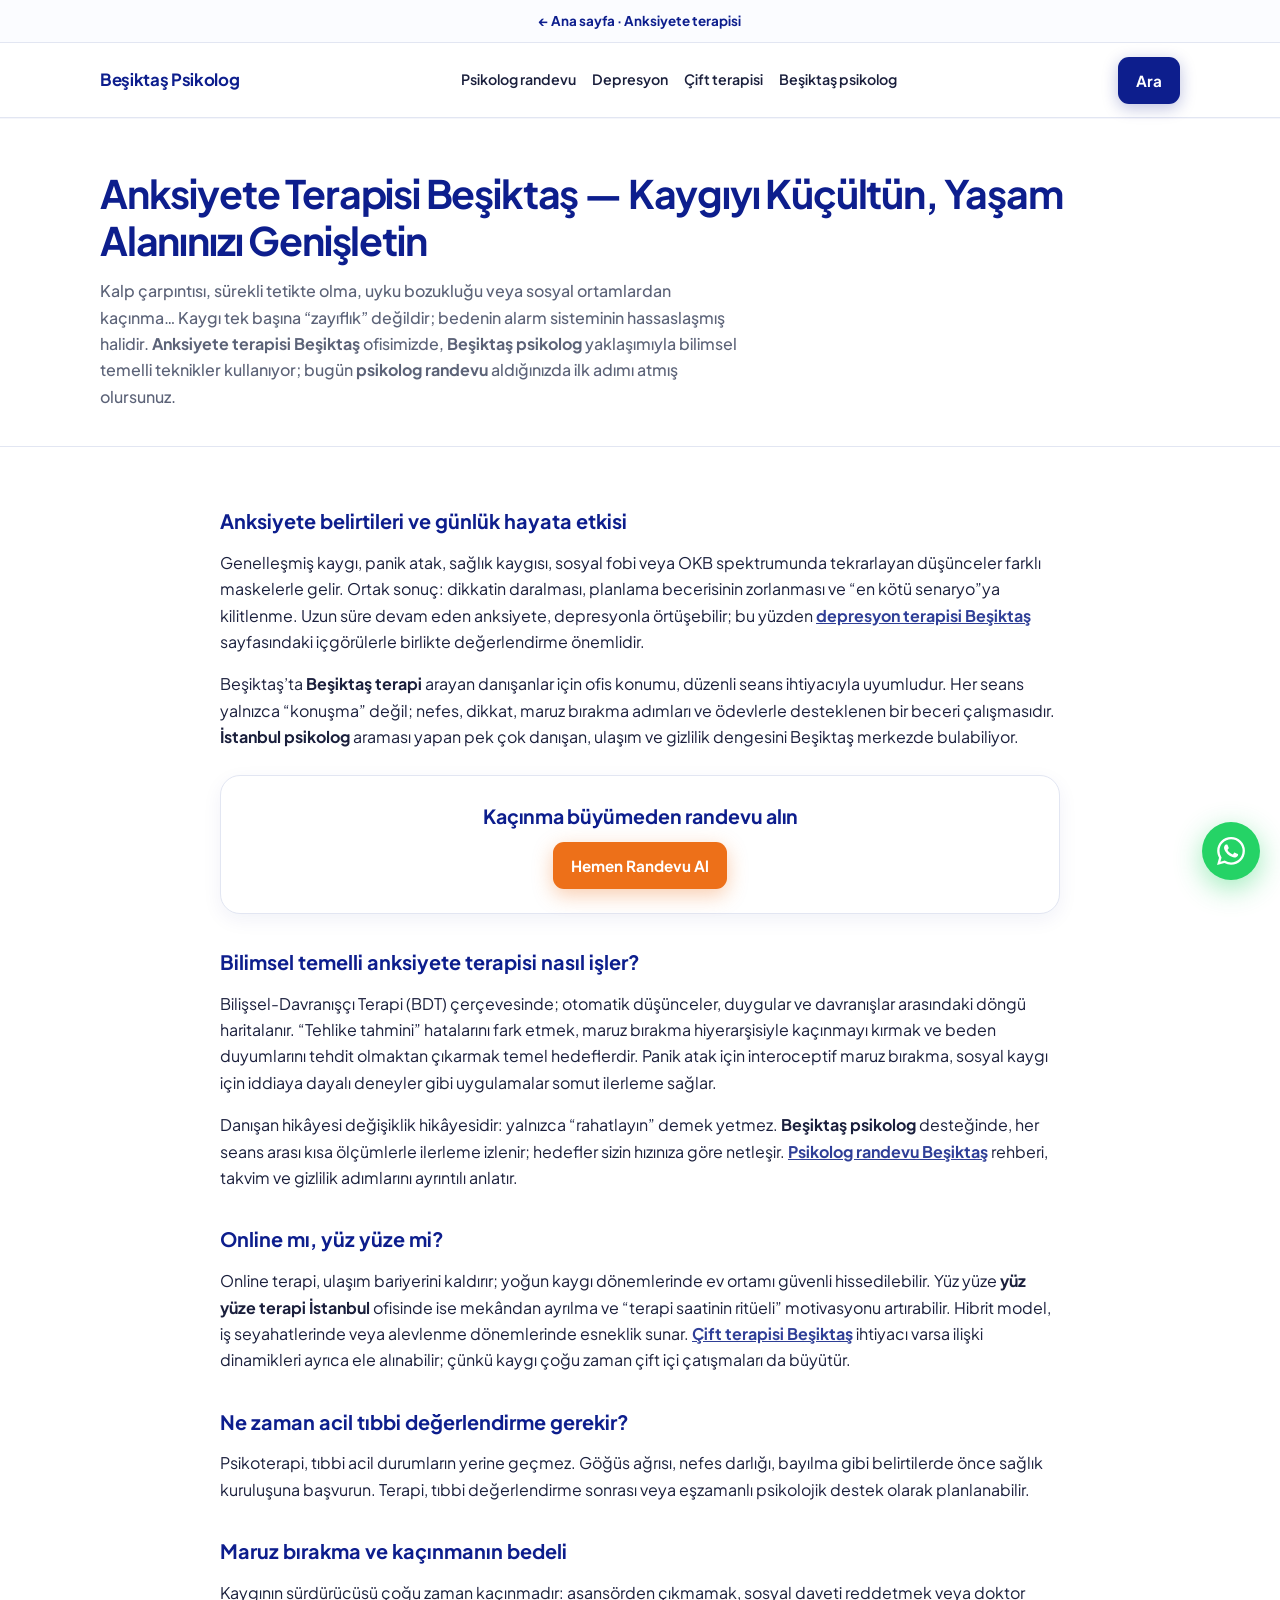
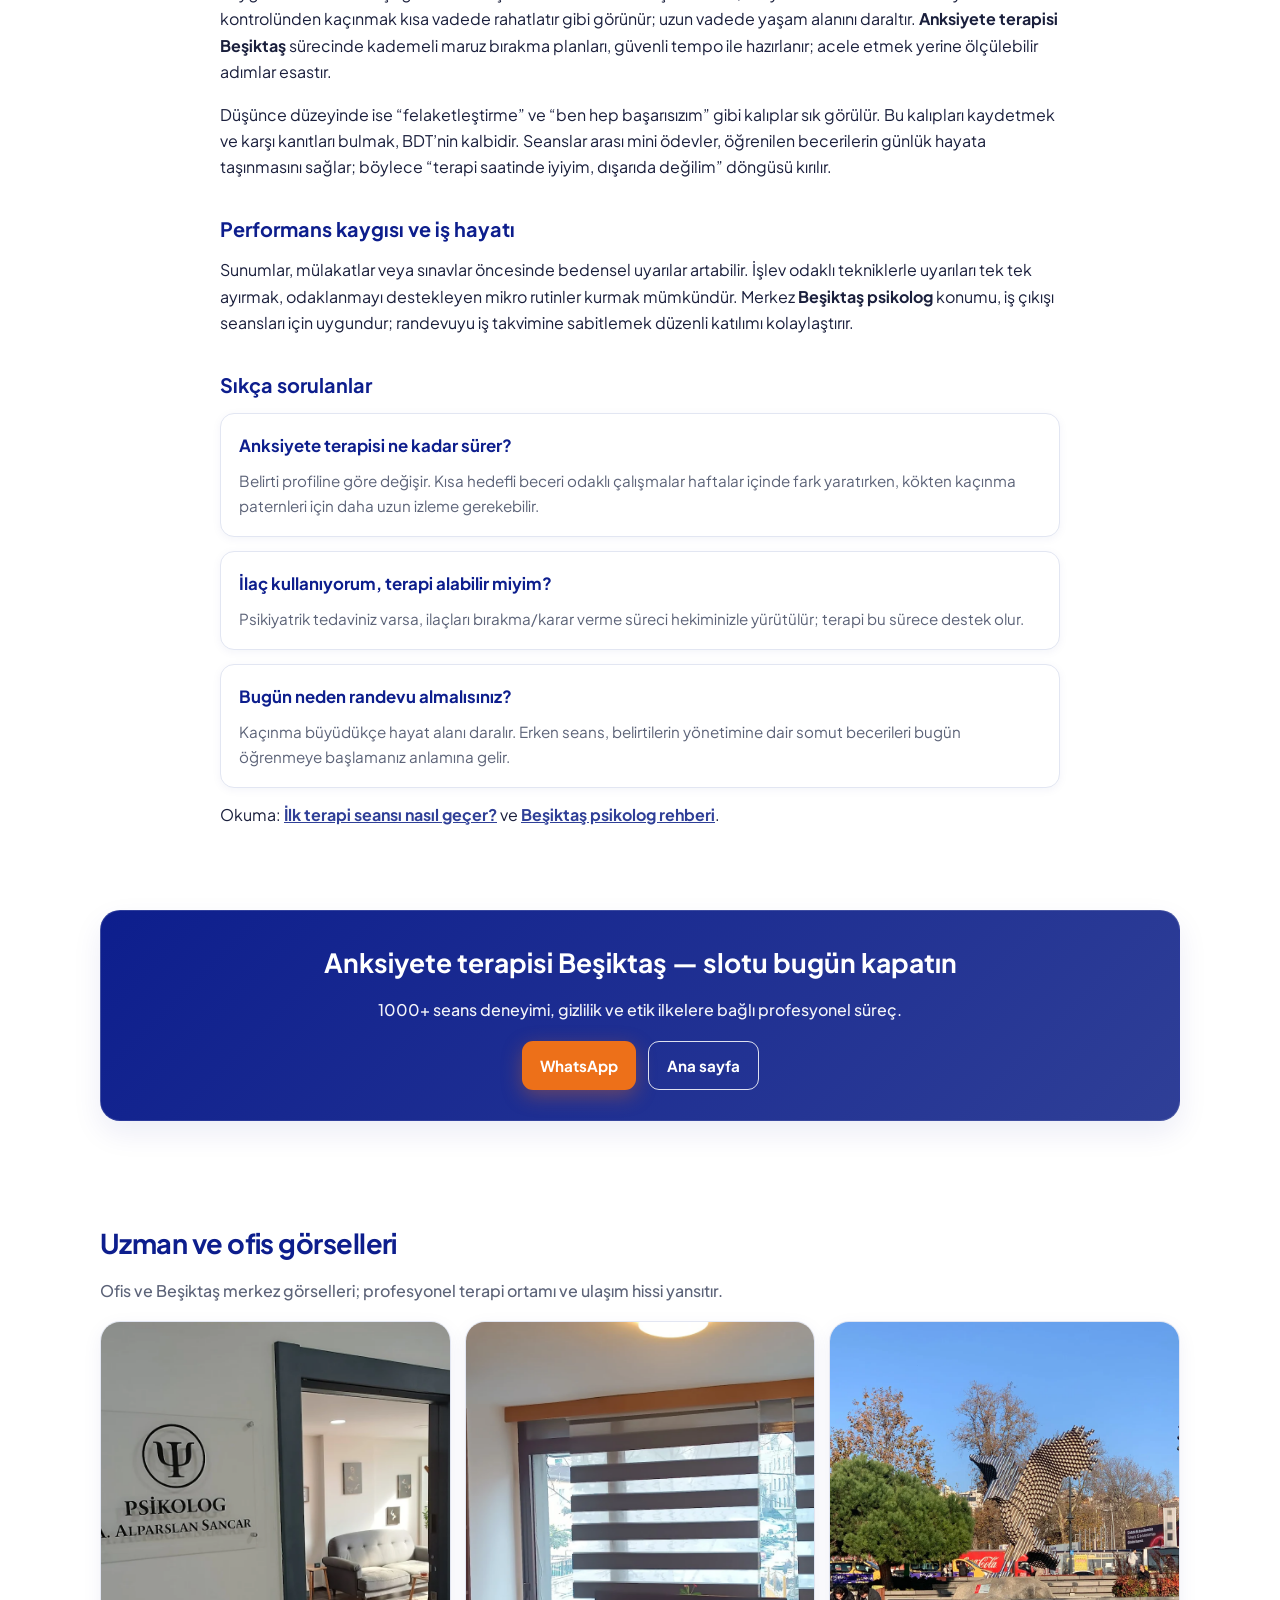
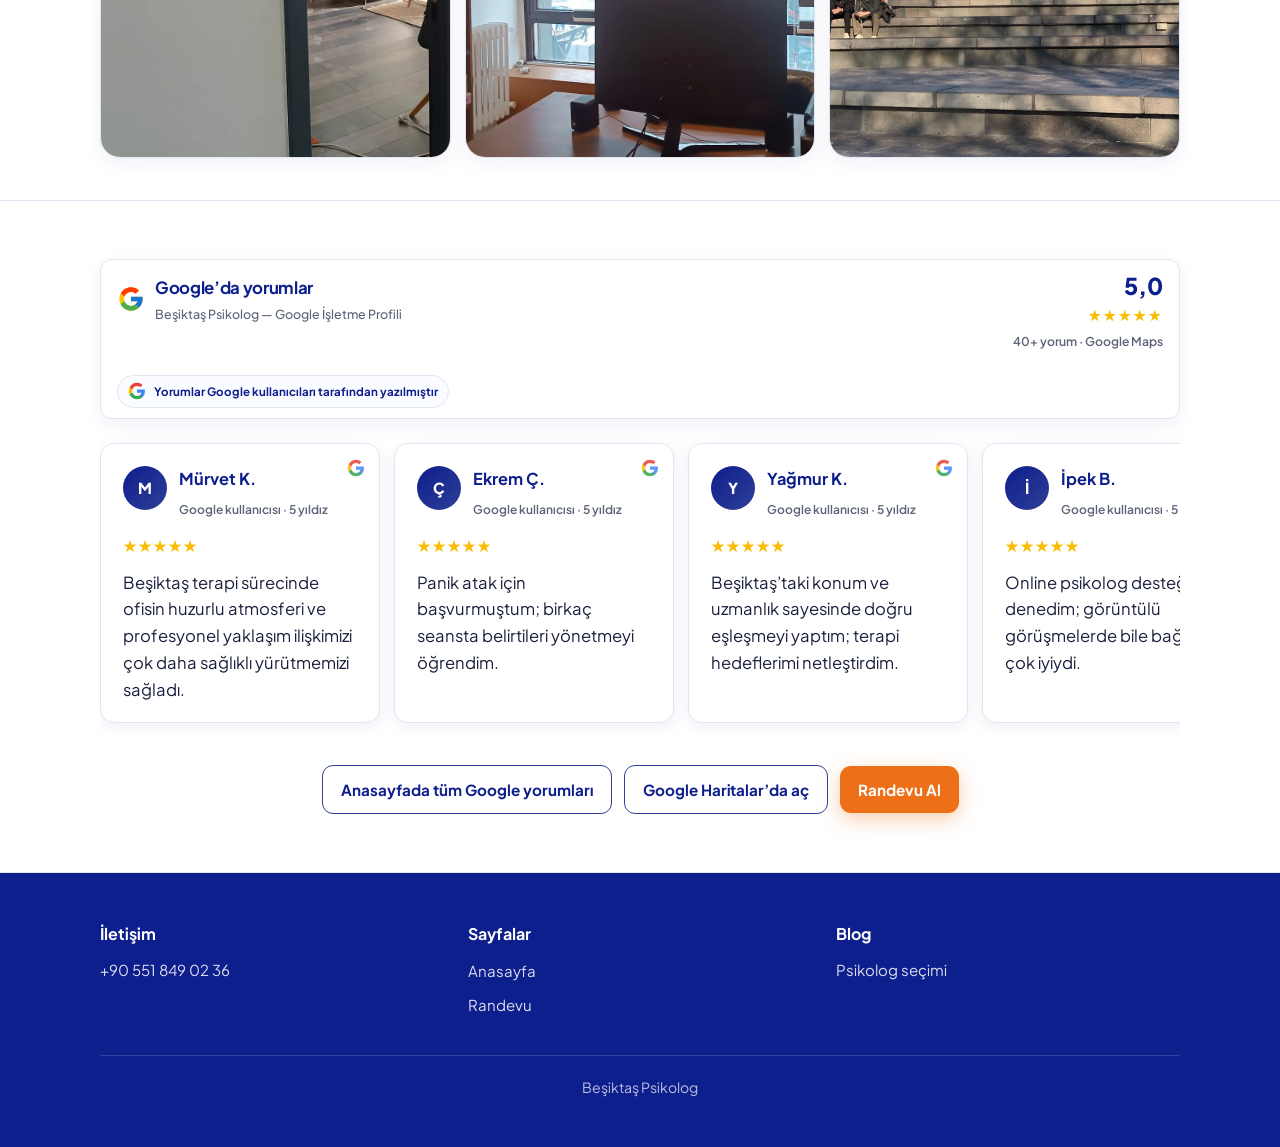
<file: anksiyete-terapi-besiktas.html>
<!doctype html>
<html lang="tr">
<head>
  <meta charset="utf-8">
  <meta name="viewport" content="width=device-width, initial-scale=1">
  <title>Anksiyete Terapisi Beşiktaş | Kaygı ve Panik Atak Desteği</title>
  <meta name="description" content="Anksiyete terapisi Beşiktaş: Beşiktaş psikolog eşliğinde bilimsel temelli BDT, panik atak ve kaçınma. Psikolog randevu ve yerel terapi.">
  <link rel="canonical" href="https://besiktaspsikolog.org/anksiyete-terapi-besiktas.html">
  <link rel="stylesheet" href="styles.css">
  <link rel="icon" href="favicon.ico">
  <script type="application/ld+json">
  {
    "@context": "https://schema.org",
    "@graph": [
      {
        "@type": "WebPage",
        "name": "Anksiyete Terapisi Beşiktaş",
        "url": "https://besiktaspsikolog.org/anksiyete-terapi-besiktas.html"
      },
      {
        "@type": "FAQPage",
        "mainEntity": [
          {
            "@type": "Question",
            "name": "Anksiyete terapisi ne kadar sürer?",
            "acceptedAnswer": {
              "@type": "Answer",
              "text": "Hedefe ve belirti şiddetine göre değişir; kısa süreli beceri eğitimiyle ilerleyen vakalar olduğu gibi, orta vadede pekiştirme gerektiren süreçler de olabilir."
            }
          }
        ]
      }
    ]
  }
  </script>
</head>
<body>
  <div class="announcement"><a href="index.html" style="color:inherit;text-decoration:none;">← Ana sayfa</a> · Anksiyete terapisi</div>
  <header class="header">
    <div class="container nav">
      <div class="logo"><a href="index.html">Beşiktaş Psikolog</a></div>
      <nav class="menu" aria-label="Menü">
        <a href="psikolog-randevu-besiktas.html">Psikolog randevu</a>
        <a href="depresyon-terapi-besiktas.html">Depresyon</a>
        <a href="cift-terapisi-besiktas.html">Çift terapisi</a>
        <a href="besiktas-psikolog.html">Beşiktaş psikolog</a>
      </nav>
      <a class="btn btn-call" href="tel:+905518490236">Ara</a>
    </div>
  </header>

  <main>
    <section class="page-hero">
      <div class="container">
        <h1>Anksiyete Terapisi Beşiktaş — Kaygıyı Küçültün, Yaşam Alanınızı Genişletin</h1>
        <p class="lead">Kalp çarpıntısı, sürekli tetikte olma, uyku bozukluğu veya sosyal ortamlardan kaçınma… Kaygı tek başına “zayıflık” değildir; bedenin alarm sisteminin hassaslaşmış halidir. <strong>Anksiyete terapisi Beşiktaş</strong> ofisimizde, <strong>Beşiktaş psikolog</strong> yaklaşımıyla bilimsel temelli teknikler kullanıyor; bugün <strong>psikolog randevu</strong> aldığınızda ilk adımı atmış olursunuz.</p>
      </div>
    </section>

    <section class="section">
      <div class="container prose">
        <h2>Anksiyete belirtileri ve günlük hayata etkisi</h2>
        <p>Genelleşmiş kaygı, panik atak, sağlık kaygısı, sosyal fobi veya OKB spektrumunda tekrarlayan düşünceler farklı maskelerle gelir. Ortak sonuç: dikkatin daralması, planlama becerisinin zorlanması ve “en kötü senaryo”ya kilitlenme. Uzun süre devam eden anksiyete, depresyonla örtüşebilir; bu yüzden <a href="depresyon-terapi-besiktas.html">depresyon terapisi Beşiktaş</a> sayfasındaki içgörülerle birlikte değerlendirme önemlidir.</p>
        <p>Beşiktaş’ta <strong>Beşiktaş terapi</strong> arayan danışanlar için ofis konumu, düzenli seans ihtiyacıyla uyumludur. Her seans yalnızca “konuşma” değil; nefes, dikkat, maruz bırakma adımları ve ödevlerle desteklenen bir beceri çalışmasıdır. <strong>İstanbul psikolog</strong> araması yapan pek çok danışan, ulaşım ve gizlilik dengesini Beşiktaş merkezde bulabiliyor.</p>

        <div class="cta-strip" style="margin:24px 0;">
          <h3>Kaçınma büyümeden randevu alın</h3>
          <a class="btn btn-cta" href="https://wa.me/905518490236?text=Anksiyete%20terapisi%20Be%C5%9Fikta%C5%9F%20randevu." target="_blank" rel="noopener">Hemen Randevu Al</a>
        </div>

        <h2>Bilimsel temelli anksiyete terapisi nasıl işler?</h2>
        <p>Bilişsel-Davranışçı Terapi (BDT) çerçevesinde; otomatik düşünceler, duygular ve davranışlar arasındaki döngü haritalanır. “Tehlike tahmini” hatalarını fark etmek, maruz bırakma hiyerarşisiyle kaçınmayı kırmak ve beden duyumlarını tehdit olmaktan çıkarmak temel hedeflerdir. Panik atak için interoceptif maruz bırakma, sosyal kaygı için iddiaya dayalı deneyler gibi uygulamalar somut ilerleme sağlar.</p>
        <p>Danışan hikâyesi değişiklik hikâyesidir: yalnızca “rahatlayın” demek yetmez. <strong>Beşiktaş psikolog</strong> desteğinde, her seans arası kısa ölçümlerle ilerleme izlenir; hedefler sizin hızınıza göre netleşir. <a href="psikolog-randevu-besiktas.html">Psikolog randevu Beşiktaş</a> rehberi, takvim ve gizlilik adımlarını ayrıntılı anlatır.</p>

        <h2>Online mı, yüz yüze mi?</h2>
        <p>Online terapi, ulaşım bariyerini kaldırır; yoğun kaygı dönemlerinde ev ortamı güvenli hissedilebilir. Yüz yüze <strong>yüz yüze terapi İstanbul</strong> ofisinde ise mekândan ayrılma ve “terapi saatinin ritüeli” motivasyonu artırabilir. Hibrit model, iş seyahatlerinde veya alevlenme dönemlerinde esneklik sunar. <a href="cift-terapisi-besiktas.html">Çift terapisi Beşiktaş</a> ihtiyacı varsa ilişki dinamikleri ayrıca ele alınabilir; çünkü kaygı çoğu zaman çift içi çatışmaları da büyütür.</p>

        <h2>Ne zaman acil tıbbi değerlendirme gerekir?</h2>
        <p>Psikoterapi, tıbbi acil durumların yerine geçmez. Göğüs ağrısı, nefes darlığı, bayılma gibi belirtilerde önce sağlık kuruluşuna başvurun. Terapi, tıbbi değerlendirme sonrası veya eşzamanlı psikolojik destek olarak planlanabilir.</p>

        <h2>Maruz bırakma ve kaçınmanın bedeli</h2>
        <p>Kaygının sürdürücüsü çoğu zaman kaçınmadır: asansörden çıkmamak, sosyal daveti reddetmek veya doktor kontrolünden kaçınmak kısa vadede rahatlatır gibi görünür; uzun vadede yaşam alanını daraltır. <strong>Anksiyete terapisi Beşiktaş</strong> sürecinde kademeli maruz bırakma planları, güvenli tempo ile hazırlanır; acele etmek yerine ölçülebilir adımlar esastır.</p>
        <p>Düşünce düzeyinde ise “felaketleştirme” ve “ben hep başarısızım” gibi kalıplar sık görülür. Bu kalıpları kaydetmek ve karşı kanıtları bulmak, BDT’nin kalbidir. Seanslar arası mini ödevler, öğrenilen becerilerin günlük hayata taşınmasını sağlar; böylece “terapi saatinde iyiyim, dışarıda değilim” döngüsü kırılır.</p>

        <h2>Performans kaygısı ve iş hayatı</h2>
        <p>Sunumlar, mülakatlar veya sınavlar öncesinde bedensel uyarılar artabilir. İşlev odaklı tekniklerle uyarıları tek tek ayırmak, odaklanmayı destekleyen mikro rutinler kurmak mümkündür. Merkez <strong>Beşiktaş psikolog</strong> konumu, iş çıkışı seansları için uygundur; randevuyu iş takvimine sabitlemek düzenli katılımı kolaylaştırır.</p>

        <h2>Sıkça sorulanlar</h2>
        <div class="faq-item">
          <h3>Anksiyete terapisi ne kadar sürer?</h3>
          <p>Belirti profiline göre değişir. Kısa hedefli beceri odaklı çalışmalar haftalar içinde fark yaratırken, kökten kaçınma paternleri için daha uzun izleme gerekebilir.</p>
        </div>
        <div class="faq-item">
          <h3>İlaç kullanıyorum, terapi alabilir miyim?</h3>
          <p>Psikiyatrik tedaviniz varsa, ilaçları bırakma/karar verme süreci hekiminizle yürütülür; terapi bu sürece destek olur.</p>
        </div>
        <div class="faq-item">
          <h3>Bugün neden randevu almalısınız?</h3>
          <p>Kaçınma büyüdükçe hayat alanı daralır. Erken seans, belirtilerin yönetimine dair somut becerileri bugün öğrenmeye başlamanız anlamına gelir.</p>
        </div>

        <p>Okuma: <a href="blog/ilk-terapi-seansi-nasil-gecer.html">İlk terapi seansı nasıl geçer?</a> ve <a href="besiktas-psikolog.html">Beşiktaş psikolog rehberi</a>.</p>
      </div>
    </section>

    <section class="section" style="padding-top:0;">
      <div class="container">
        <div class="cta-band">
          <h3>Anksiyete terapisi Beşiktaş — slotu bugün kapatın</h3>
          <p>1000+ seans deneyimi, gizlilik ve etik ilkelere bağlı profesyonel süreç.</p>
          <div class="btn-row">
            <a class="btn btn-cta" href="https://wa.me/905518490236?text=Anksiyete%20i%C3%A7in%20terapi%20randevusu." target="_blank" rel="noopener">WhatsApp</a>
            <a class="btn btn-outline" href="index.html">Ana sayfa</a>
          </div>
        </div>
      </div>
    </section>
    <section class="section section--white photos-strip-section">
      <div class="container">
        <h2 class="section-title">Uzman ve ofis görselleri</h2>
        <p class="section-text" style="margin-bottom:12px;">Ofis ve Beşiktaş merkez görselleri; profesyonel terapi ortamı ve ulaşım hissi yansıtır.</p>
        <div class="photos-strip photos-strip--three">
          <figure class="photos-strip__item">
            <img src="images/ofis1.webp" width="360" height="450" loading="lazy" decoding="async" alt="Beşiktaş terapi ofisi — danışan odaklı ortam">
          </figure>
          <figure class="photos-strip__item">
            <img src="images/ofis2.webp" width="360" height="450" loading="lazy" decoding="async" alt="Beşiktaş psikolog — yüz yüze terapi için ofis">
          </figure>
          <figure class="photos-strip__item">
            <img src="images/besiktas1.webp" width="360" height="450" loading="lazy" decoding="async" alt="Beşiktaş merkez — İstanbul psikolog konumu">
          </figure>
        </div>
      </div>
    </section>

    <section class="section google-reviews-wrap" id="yorumlar">
      <div class="container">
        <div class="google-panel">
          <div class="google-panel__head">
            <div class="google-panel__brand">
              <div class="google-panel__g" aria-hidden="true">
                <svg width="44" height="44" viewBox="0 0 48 48"><path fill="#FFC107" d="M43.611 20.083H42V20H24v8h11.303c-1.649 4.657-6.08 8-11.303 8-6.627 0-12-5.373-12-12s5.373-12 12-12c3.059 0 5.842 1.154 7.961 3.039l5.657-5.657C34.046 6.053 29.268 4 24 4 12.955 4 4 12.955 4 24s8.955 20 20 20 20-8.955 20-20c0-1.341-.138-2.65-.389-3.917z"/><path fill="#FF3D00" d="m6.306 14.691 6.571 4.819C14.655 15.108 18.961 12 24 12c3.059 0 5.842 1.154 7.961 3.039l5.657-5.657C34.046 6.053 29.268 4 24 4 16.318 4 9.656 8.337 6.306 14.691z"/><path fill="#4CAF50" d="M24 44c5.166 0 9.86-1.977 13.409-5.192l-6.19-5.238A11.91 11.91 0 0 1 24 36c-5.202 0-9.619-3.317-11.283-7.946l-6.522 5.025C9.505 39.556 16.227 44 24 44z"/><path fill="#1976D2" d="M43.611 20.083H42V20H24v8h11.303a12.04 12.04 0 0 1-4.087 5.571l.003-.002 6.19 5.238C36.971 39.205 44 34 44 24c0-1.341-.138-2.65-.389-3.917z"/></svg>
              </div>
              <div>
                <p class="google-panel__title">Google’da yorumlar</p>
                <p class="google-panel__subtitle">Beşiktaş Psikolog — Google İşletme Profili</p>
              </div>
            </div>
            <div class="google-panel__rating">
              <div class="google-panel__score">5,0</div>
              <div class="google-panel__stars" aria-label="5 üzerinden 5">★★★★★</div>
              <p class="google-panel__meta">40+ yorum · Google Maps</p>
            </div>
          </div>
          <div class="google-panel__badge">
            <svg width="18" height="18" viewBox="0 0 24 24" aria-hidden="true"><path fill="#4285F4" d="M22.56 12.25c0-.78-.07-1.53-.2-2.25H12v4.26h5.92c-.26 1.37-1.04 2.53-2.21 3.31v2.77h3.57c2.08-1.92 3.28-4.74 3.28-8.09z"/><path fill="#34A853" d="M12 23c2.97 0 5.46-.98 7.28-2.66l-3.57-2.77c-.98.66-2.23 1.06-3.71 1.06-2.86 0-5.29-1.93-6.16-4.53H2.18v2.84C3.99 20.53 7.7 23 12 23z"/><path fill="#FBBC05" d="M5.84 14.09c-.22-.66-.35-1.36-.35-2.09s.13-1.43.35-2.09V7.07H2.18C1.43 8.55 1 10.22 1 12s.43 3.45 1.18 4.93l2.85-2.22.81-.62z"/><path fill="#EA4335" d="M12 5.38c1.62 0 3.06.56 4.21 1.64l3.15-3.15C17.45 2.09 14.97 1 12 1 7.7 1 3.99 3.47 2.18 7.07l3.66 2.84c.87-2.6 3.3-4.53 6.16-4.53z"/></svg>
            Yorumlar Google kullanıcıları tarafından yazılmıştır
          </div>
        </div>
        <div class="slider" aria-label="Google yorumları önizleme">
          <article class="review">
            <div class="review__g-icon" aria-hidden="true"><svg width="18" height="18" viewBox="0 0 24 24"><path fill="#4285F4" d="M22.56 12.25c0-.78-.07-1.53-.2-2.25H12v4.26h5.92c-.26 1.37-1.04 2.53-2.21 3.31v2.77h3.57c2.08-1.92 3.28-4.74 3.28-8.09z"/><path fill="#34A853" d="M12 23c2.97 0 5.46-.98 7.28-2.66l-3.57-2.77c-.98.66-2.23 1.06-3.71 1.06-2.86 0-5.29-1.93-6.16-4.53H2.18v2.84C3.99 20.53 7.7 23 12 23z"/><path fill="#FBBC05" d="M5.84 14.09c-.22-.66-.35-1.36-.35-2.09s.13-1.43.35-2.09V7.07H2.18C1.43 8.55 1 10.22 1 12s.43 3.45 1.18 4.93l2.85-2.22.81-.62z"/><path fill="#EA4335" d="M12 5.38c1.62 0 3.06.56 4.21 1.64l3.15-3.15C17.45 2.09 14.97 1 12 1 7.7 1 3.99 3.47 2.18 7.07l3.66 2.84c.87-2.6 3.3-4.53 6.16-4.53z"/></svg></div>
            <div class="review__top">
              <div class="review__avatar" aria-hidden="true">M</div>
              <div class="review__meta">
                <strong>Mürvet K.</strong>
                <span class="review__label">Google kullanıcısı · 5 yıldız</span>
              </div>
            </div>
            <div class="stars">★★★★★</div>
            <p>Beşiktaş terapi sürecinde ofisin huzurlu atmosferi ve profesyonel yaklaşım ilişkimizi çok daha sağlıklı yürütmemizi sağladı.</p>
          </article>
          <article class="review">
            <div class="review__g-icon" aria-hidden="true"><svg width="18" height="18" viewBox="0 0 24 24"><path fill="#4285F4" d="M22.56 12.25c0-.78-.07-1.53-.2-2.25H12v4.26h5.92c-.26 1.37-1.04 2.53-2.21 3.31v2.77h3.57c2.08-1.92 3.28-4.74 3.28-8.09z"/><path fill="#34A853" d="M12 23c2.97 0 5.46-.98 7.28-2.66l-3.57-2.77c-.98.66-2.23 1.06-3.71 1.06-2.86 0-5.29-1.93-6.16-4.53H2.18v2.84C3.99 20.53 7.7 23 12 23z"/><path fill="#FBBC05" d="M5.84 14.09c-.22-.66-.35-1.36-.35-2.09s.13-1.43.35-2.09V7.07H2.18C1.43 8.55 1 10.22 1 12s.43 3.45 1.18 4.93l2.85-2.22.81-.62z"/><path fill="#EA4335" d="M12 5.38c1.62 0 3.06.56 4.21 1.64l3.15-3.15C17.45 2.09 14.97 1 12 1 7.7 1 3.99 3.47 2.18 7.07l3.66 2.84c.87-2.6 3.3-4.53 6.16-4.53z"/></svg></div>
            <div class="review__top">
              <div class="review__avatar" aria-hidden="true">Ç</div>
              <div class="review__meta">
                <strong>Ekrem Ç.</strong>
                <span class="review__label">Google kullanıcısı · 5 yıldız</span>
              </div>
            </div>
            <div class="stars">★★★★★</div>
            <p>Panik atak için başvurmuştum; birkaç seansta belirtileri yönetmeyi öğrendim.</p>
          </article>
          <article class="review">
            <div class="review__g-icon" aria-hidden="true"><svg width="18" height="18" viewBox="0 0 24 24"><path fill="#4285F4" d="M22.56 12.25c0-.78-.07-1.53-.2-2.25H12v4.26h5.92c-.26 1.37-1.04 2.53-2.21 3.31v2.77h3.57c2.08-1.92 3.28-4.74 3.28-8.09z"/><path fill="#34A853" d="M12 23c2.97 0 5.46-.98 7.28-2.66l-3.57-2.77c-.98.66-2.23 1.06-3.71 1.06-2.86 0-5.29-1.93-6.16-4.53H2.18v2.84C3.99 20.53 7.7 23 12 23z"/><path fill="#FBBC05" d="M5.84 14.09c-.22-.66-.35-1.36-.35-2.09s.13-1.43.35-2.09V7.07H2.18C1.43 8.55 1 10.22 1 12s.43 3.45 1.18 4.93l2.85-2.22.81-.62z"/><path fill="#EA4335" d="M12 5.38c1.62 0 3.06.56 4.21 1.64l3.15-3.15C17.45 2.09 14.97 1 12 1 7.7 1 3.99 3.47 2.18 7.07l3.66 2.84c.87-2.6 3.3-4.53 6.16-4.53z"/></svg></div>
            <div class="review__top">
              <div class="review__avatar" aria-hidden="true">Y</div>
              <div class="review__meta">
                <strong>Yağmur K.</strong>
                <span class="review__label">Google kullanıcısı · 5 yıldız</span>
              </div>
            </div>
            <div class="stars">★★★★★</div>
            <p>Beşiktaş’taki konum ve uzmanlık sayesinde doğru eşleşmeyi yaptım; terapi hedeflerimi netleştirdim.</p>
          </article>
          <article class="review">
            <div class="review__g-icon" aria-hidden="true"><svg width="18" height="18" viewBox="0 0 24 24"><path fill="#4285F4" d="M22.56 12.25c0-.78-.07-1.53-.2-2.25H12v4.26h5.92c-.26 1.37-1.04 2.53-2.21 3.31v2.77h3.57c2.08-1.92 3.28-4.74 3.28-8.09z"/><path fill="#34A853" d="M12 23c2.97 0 5.46-.98 7.28-2.66l-3.57-2.77c-.98.66-2.23 1.06-3.71 1.06-2.86 0-5.29-1.93-6.16-4.53H2.18v2.84C3.99 20.53 7.7 23 12 23z"/><path fill="#FBBC05" d="M5.84 14.09c-.22-.66-.35-1.36-.35-2.09s.13-1.43.35-2.09V7.07H2.18C1.43 8.55 1 10.22 1 12s.43 3.45 1.18 4.93l2.85-2.22.81-.62z"/><path fill="#EA4335" d="M12 5.38c1.62 0 3.06.56 4.21 1.64l3.15-3.15C17.45 2.09 14.97 1 12 1 7.7 1 3.99 3.47 2.18 7.07l3.66 2.84c.87-2.6 3.3-4.53 6.16-4.53z"/></svg></div>
            <div class="review__top">
              <div class="review__avatar" aria-hidden="true">İ</div>
              <div class="review__meta">
                <strong>İpek B.</strong>
                <span class="review__label">Google kullanıcısı · 5 yıldız</span>
              </div>
            </div>
            <div class="stars">★★★★★</div>
            <p>Online psikolog desteği de denedim; görüntülü görüşmelerde bile bağlantı çok iyiydi.</p>
          </article>
        </div>
        <div class="section-cta">
          <a class="btn btn-outline" href="index.html#yorumlar">Anasayfada tüm Google yorumları</a>
          <a class="btn btn-outline" href="https://maps.app.goo.gl/UREmy2i7TNAJbgYdA" target="_blank" rel="noopener">Google Haritalar’da aç</a>
          <a class="btn btn-cta" href="https://wa.me/905518490236?text=Randevu%20talebi" target="_blank" rel="noopener">Randevu Al</a>
        </div>
      </div>
    </section>
  </main>

  <footer class="footer">
    <div class="container">
      <div class="footer-grid">
        <div><h4>İletişim</h4><p><a href="tel:+905518490236">+90 551 849 02 36</a></p></div>
        <div><h4>Sayfalar</h4><ul class="footer-links"><li><a href="index.html">Anasayfa</a></li><li><a href="psikolog-randevu-besiktas.html">Randevu</a></li></ul></div>
        <div><h4>Blog</h4><p><a href="blog/besiktas-psikolog-secerken-nelere-dikkat.html">Psikolog seçimi</a></p></div>
      </div>
      <div class="footer-bottom">Beşiktaş Psikolog</div>
    </div>
  </footer>
  <a class="sticky-whatsapp" href="https://wa.me/905518490236?text=Anksiyete%20terapisi" target="_blank" rel="noopener" aria-label="WhatsApp"><svg xmlns="http://www.w3.org/2000/svg" viewBox="0 0 24 24" width="28" height="28" aria-hidden="true" focusable="false"><path fill="currentColor" d="M17.472 14.382c-.297-.149-1.758-.867-2.03-.967-.273-.099-.471-.148-.67.15-.197.297-.767.966-.94 1.164-.173.199-.347.223-.644.075-.297-.15-1.255-.463-2.39-1.475-.883-.788-1.48-1.761-1.653-2.059-.173-.297-.018-.458.13-.606.134-.133.298-.347.446-.52.149-.174.198-.298.298-.497.099-.198.05-.371-.025-.52-.075-.149-.669-1.612-.916-2.207-.242-.579-.487-.5-.669-.51-.173-.008-.371-.01-.57-.01-.198 0-.52.074-.792.372-.272.297-1.04 1.016-1.04 2.479 0 1.462 1.065 2.875 1.213 3.074.149.198 2.096 3.2 5.076 4.487.709.306 1.262.489 1.694.625.712.227 1.36.195 1.871.118.571-.085 1.758-.719 2.006-1.413.248-.694.248-1.289.173-1.413-.074-.124-.272-.198-.57-.347m-5.421 7.403h-.004a9.87 9.87 0 01-5.031-1.378l-.361-.214-3.741.982.998-3.648-.235-.374a9.86 9.86 0 01-1.51-5.26c.001-5.45 4.436-9.884 9.888-9.884 2.64 0 5.122 1.03 6.988 2.898a9.825 9.825 0 012.893 6.994c-.003 5.45-4.435 9.884-9.881 9.884m8.413-18.297A11.815 11.815 0 0012.05 0C5.495 0 .16 5.335.157 11.892c0 2.096.547 4.142 1.588 5.945L.057 24l6.305-1.654a11.882 11.882 0 005.683 1.448h.005c6.554 0 11.89-5.335 11.893-11.893a11.821 11.821 0 00-3.48-8.413Z"/></svg></a>
</body>
</html>
</file>
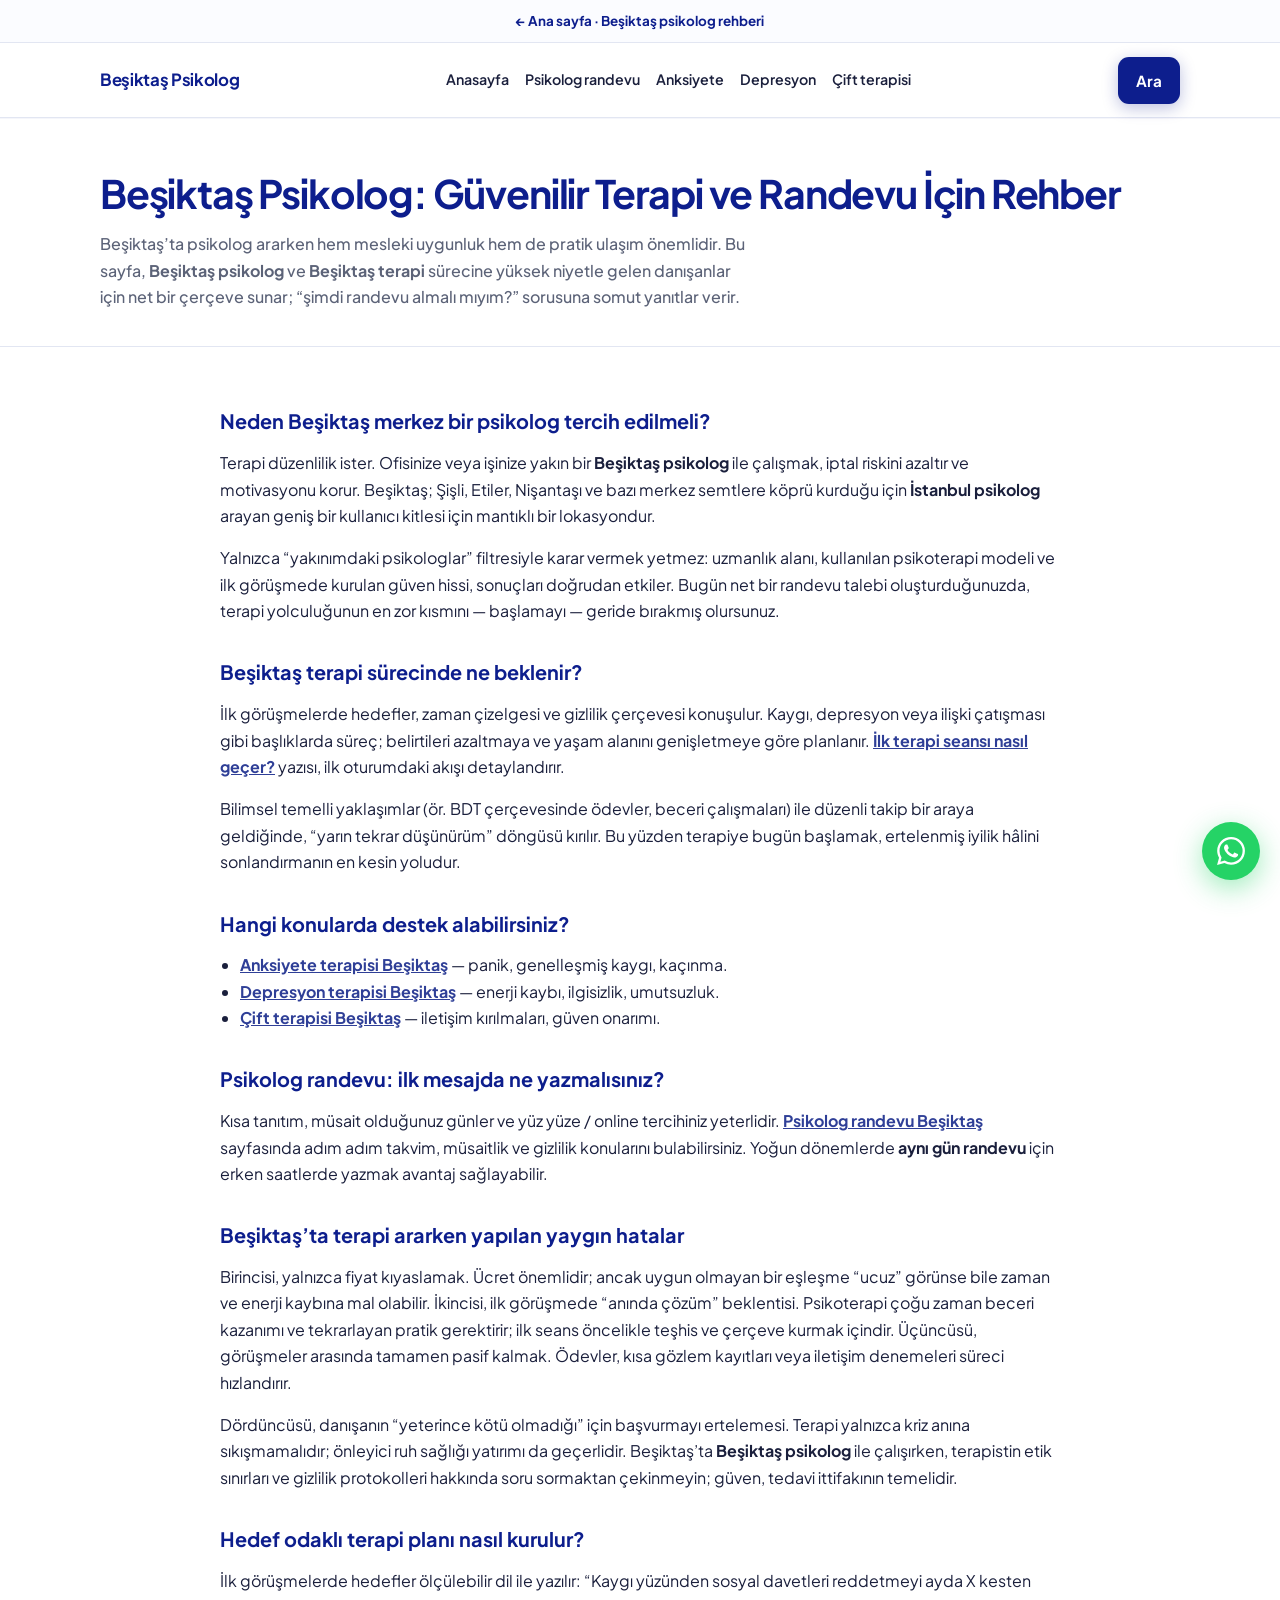
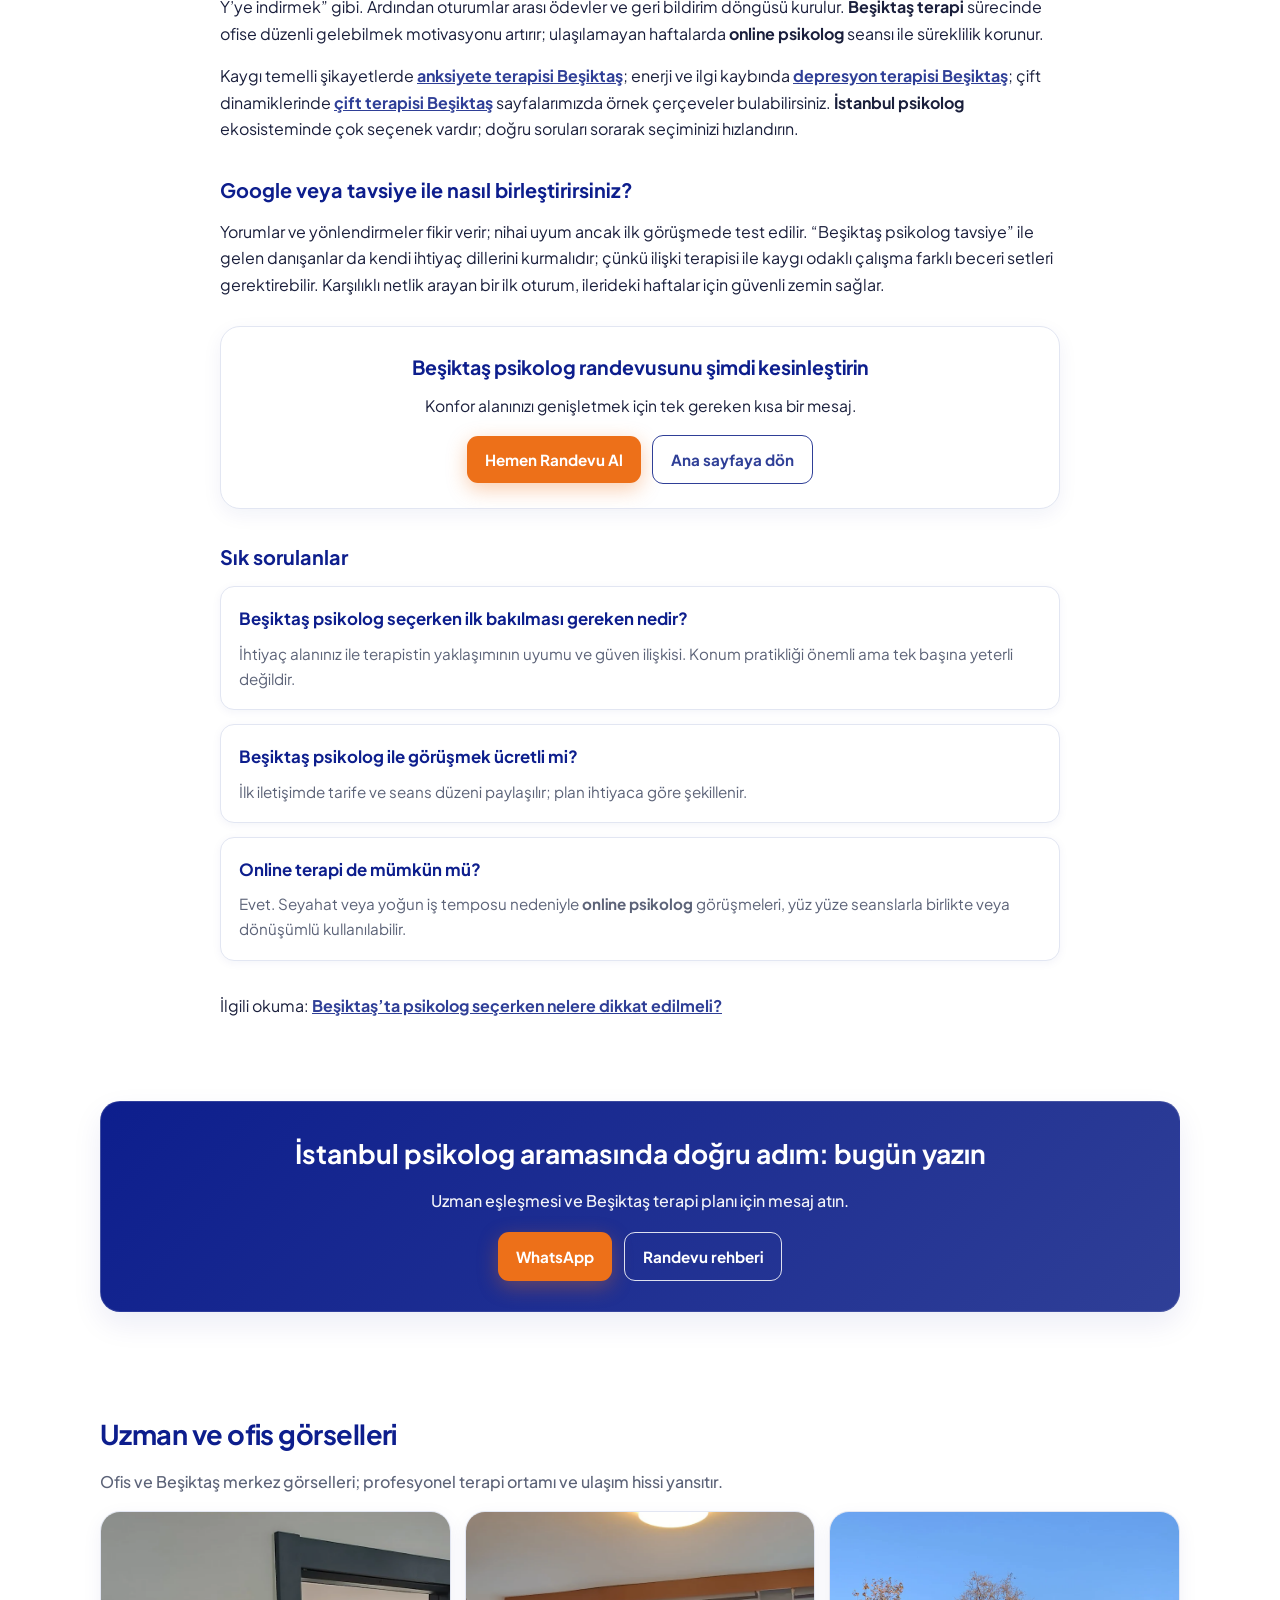
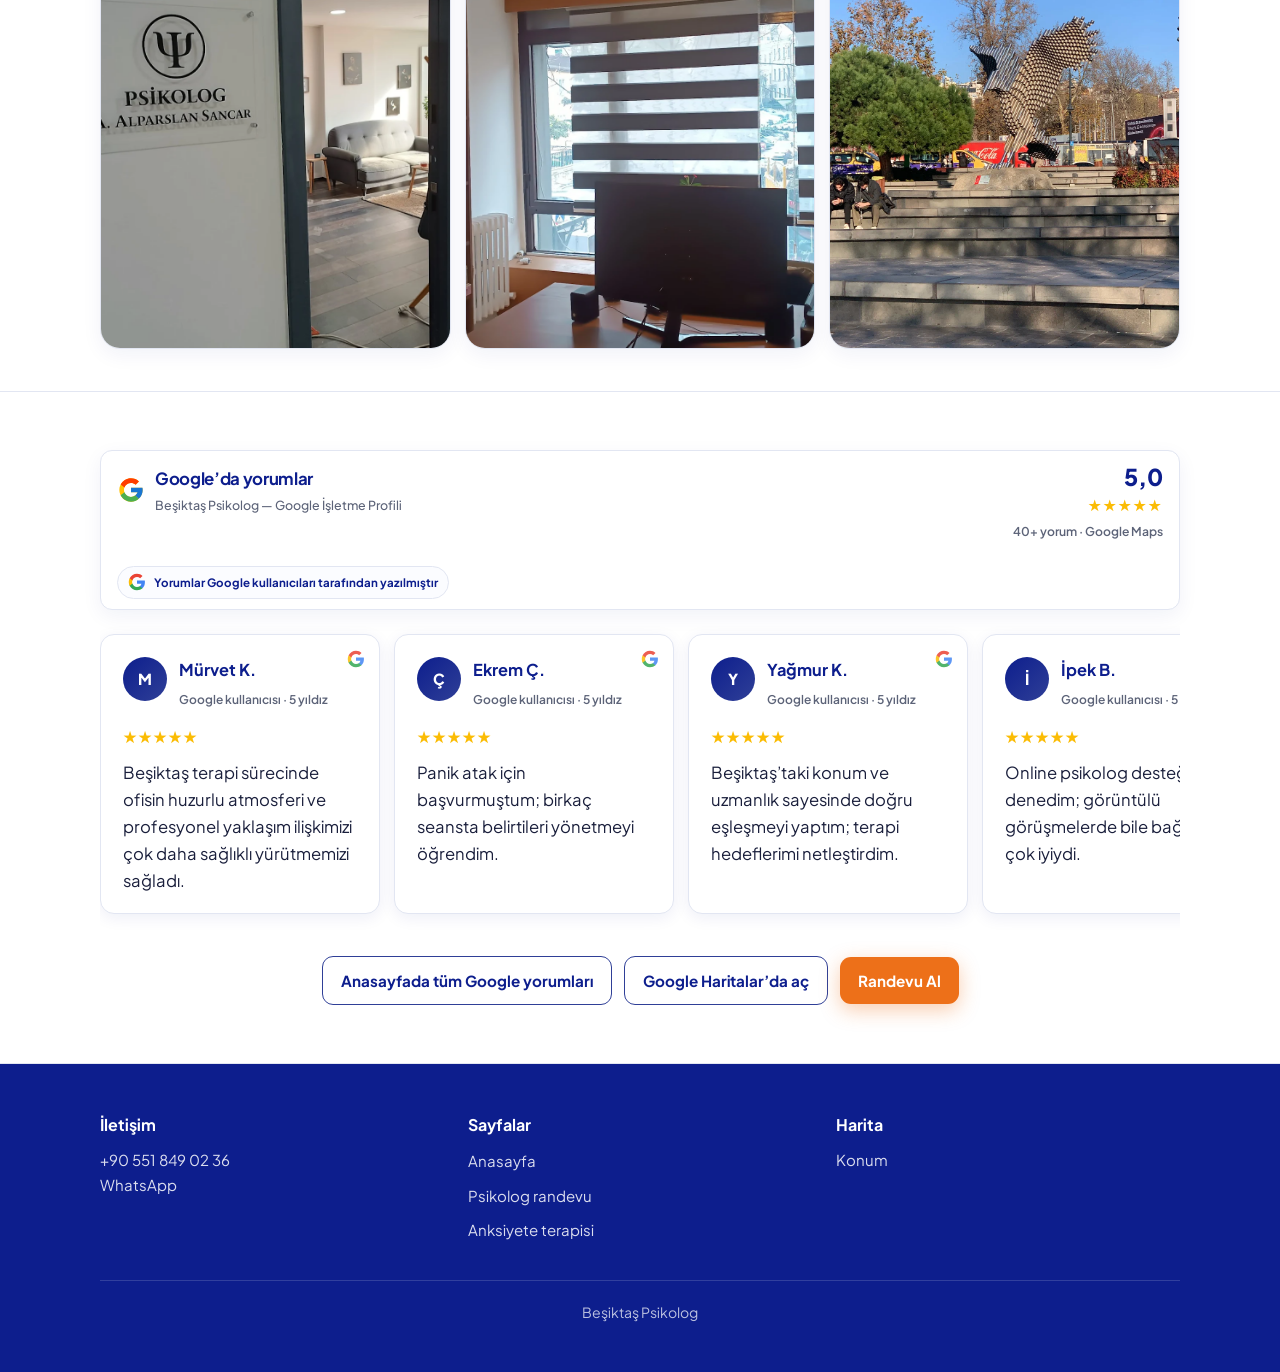
<file: besiktas-psikolog.html>
<!doctype html>
<html lang="tr">
<head>
  <meta charset="utf-8">
  <meta name="viewport" content="width=device-width, initial-scale=1">
  <title>Beşiktaş Psikolog | Uzman Destek ve Beşiktaş Terapi Rehberi</title>
  <meta name="description" content="Beşiktaş psikolog seçiminde dikkat edilmesi gerekenler, Beşiktaş psikolog ile terapi süreci ve psikolog randevu. İstanbul psikolog arayanlar için pratik rehber.">
  <link rel="canonical" href="https://besiktaspsikolog.org/besiktas-psikolog.html">
  <meta name="robots" content="index,follow">
  <meta property="og:title" content="Beşiktaş Psikolog | Uzman Destek ve Beşiktaş Terapi">
  <meta property="og:url" content="https://besiktaspsikolog.org/besiktas-psikolog.html">
  <meta property="og:description" content="Beşiktaş’ta psikolog ve terapi süreci hakkında net bilgi; randevu ve yaklaşım rehberi.">
  <link rel="stylesheet" href="styles.css">
  <link rel="icon" href="favicon.ico">

  <script type="application/ld+json">
  {
    "@context": "https://schema.org",
    "@graph": [
      {
        "@type": "WebPage",
        "@id": "https://besiktaspsikolog.org/besiktas-psikolog.html#webpage",
        "url": "https://besiktaspsikolog.org/besiktas-psikolog.html",
        "name": "Beşiktaş Psikolog | Uzman Destek ve Beşiktaş Terapi Rehberi",
        "about": { "@id": "https://besiktaspsikolog.org/#localbusiness" }
      },
      {
        "@type": "FAQPage",
        "mainEntity": [
          {
            "@type": "Question",
            "name": "Beşiktaş psikolog seçerken ilk bakılması gereken nedir?",
            "acceptedAnswer": {
              "@type": "Answer",
              "text": "İhtiyaç alanınız (anksiyete, depresyon, çift terapisi vb.) ile terapistin yaklaşımının uyumu ve güven ilişkisini kurabilmek. Konum pratikliği Beşiktaş terapi için avantajdır ancak tek kriter olmamalıdır."
            }
          },
          {
            "@type": "Question",
            "name": "Beşiktaş psikolog ile görüşmek ücretli mi?",
            "acceptedAnswer": {
              "@type": "Answer",
              "text": "İlk iletişimde tarife ve seans yapısı şeffaf biçimde paylaşılır; görüşme planı ihtiyaca göre belirlenir."
            }
          }
        ]
      }
    ]
  }
  </script>
</head>
<body>
  <div class="announcement"><a href="index.html" style="color:inherit;text-decoration:none;">← Ana sayfa</a> · Beşiktaş psikolog rehberi</div>
  <header class="header">
    <div class="container nav">
      <div class="logo"><a href="index.html">Beşiktaş Psikolog</a></div>
      <nav class="menu" aria-label="Menü">
        <a href="index.html">Anasayfa</a>
        <a href="psikolog-randevu-besiktas.html">Psikolog randevu</a>
        <a href="anksiyete-terapi-besiktas.html">Anksiyete</a>
        <a href="depresyon-terapi-besiktas.html">Depresyon</a>
        <a href="cift-terapisi-besiktas.html">Çift terapisi</a>
      </nav>
      <a class="btn btn-call" href="tel:+905518490236">Ara</a>
    </div>
  </header>

  <main>
    <section class="page-hero">
      <div class="container">
        <h1>Beşiktaş Psikolog: Güvenilir Terapi ve Randevu İçin Rehber</h1>
        <p class="lead">Beşiktaş’ta psikolog ararken hem mesleki uygunluk hem de pratik ulaşım önemlidir. Bu sayfa, <strong>Beşiktaş psikolog</strong> ve <strong>Beşiktaş terapi</strong> sürecine yüksek niyetle gelen danışanlar için net bir çerçeve sunar; “şimdi randevu almalı mıyım?” sorusuna somut yanıtlar verir.</p>
      </div>
    </section>

    <section class="section">
      <div class="container prose">
        <h2>Neden Beşiktaş merkez bir psikolog tercih edilmeli?</h2>
        <p>Terapi düzenlilik ister. Ofisinize veya işinize yakın bir <strong>Beşiktaş psikolog</strong> ile çalışmak, iptal riskini azaltır ve motivasyonu korur. Beşiktaş; Şişli, Etiler, Nişantaşı ve bazı merkez semtlere köprü kurduğu için <strong>İstanbul psikolog</strong> arayan geniş bir kullanıcı kitlesi için mantıklı bir lokasyondur.</p>
        <p>Yalnızca “yakınımdaki psikologlar” filtresiyle karar vermek yetmez: uzmanlık alanı, kullanılan psikoterapi modeli ve ilk görüşmede kurulan güven hissi, sonuçları doğrudan etkiler. Bugün net bir randevu talebi oluşturduğunuzda, terapi yolculuğunun en zor kısmını — başlamayı — geride bırakmış olursunuz.</p>

        <h2>Beşiktaş terapi sürecinde ne beklenir?</h2>
        <p>İlk görüşmelerde hedefler, zaman çizelgesi ve gizlilik çerçevesi konuşulur. Kaygı, depresyon veya ilişki çatışması gibi başlıklarda süreç; belirtileri azaltmaya ve yaşam alanını genişletmeye göre planlanır. <a href="blog/ilk-terapi-seansi-nasil-gecer.html">İlk terapi seansı nasıl geçer?</a> yazısı, ilk oturumdaki akışı detaylandırır.</p>
        <p>Bilimsel temelli yaklaşımlar (ör. BDT çerçevesinde ödevler, beceri çalışmaları) ile düzenli takip bir araya geldiğinde, “yarın tekrar düşünürüm” döngüsü kırılır. Bu yüzden terapiye bugün başlamak, ertelenmiş iyilik hâlini sonlandırmanın en kesin yoludur.</p>

        <h2>Hangi konularda destek alabilirsiniz?</h2>
        <ul>
          <li><a href="anksiyete-terapi-besiktas.html">Anksiyete terapisi Beşiktaş</a> — panik, genelleşmiş kaygı, kaçınma.</li>
          <li><a href="depresyon-terapi-besiktas.html">Depresyon terapisi Beşiktaş</a> — enerji kaybı, ilgisizlik, umutsuzluk.</li>
          <li><a href="cift-terapisi-besiktas.html">Çift terapisi Beşiktaş</a> — iletişim kırılmaları, güven onarımı.</li>
        </ul>

        <h2>Psikolog randevu: ilk mesajda ne yazmalısınız?</h2>
        <p>Kısa tanıtım, müsait olduğunuz günler ve yüz yüze / online tercihiniz yeterlidir. <a href="psikolog-randevu-besiktas.html">Psikolog randevu Beşiktaş</a> sayfasında adım adım takvim, müsaitlik ve gizlilik konularını bulabilirsiniz. Yoğun dönemlerde <strong>aynı gün randevu</strong> için erken saatlerde yazmak avantaj sağlayabilir.</p>

        <h2>Beşiktaş’ta terapi ararken yapılan yaygın hatalar</h2>
        <p>Birincisi, yalnızca fiyat kıyaslamak. Ücret önemlidir; ancak uygun olmayan bir eşleşme “ucuz” görünse bile zaman ve enerji kaybına mal olabilir. İkincisi, ilk görüşmede “anında çözüm” beklentisi. Psikoterapi çoğu zaman beceri kazanımı ve tekrarlayan pratik gerektirir; ilk seans öncelikle teşhis ve çerçeve kurmak içindir. Üçüncüsü, görüşmeler arasında tamamen pasif kalmak. Ödevler, kısa gözlem kayıtları veya iletişim denemeleri süreci hızlandırır.</p>
        <p>Dördüncüsü, danışanın “yeterince kötü olmadığı” için başvurmayı ertelemesi. Terapi yalnızca kriz anına sıkışmamalıdır; önleyici ruh sağlığı yatırımı da geçerlidir. Beşiktaş’ta <strong>Beşiktaş psikolog</strong> ile çalışırken, terapistin etik sınırları ve gizlilik protokolleri hakkında soru sormaktan çekinmeyin; güven, tedavi ittifakının temelidir.</p>

        <h2>Hedef odaklı terapi planı nasıl kurulur?</h2>
        <p>İlk görüşmelerde hedefler ölçülebilir dil ile yazılır: “Kaygı yüzünden sosyal davetleri reddetmeyi ayda X kesten Y’ye indirmek” gibi. Ardından oturumlar arası ödevler ve geri bildirim döngüsü kurulur. <strong>Beşiktaş terapi</strong> sürecinde ofise düzenli gelebilmek motivasyonu artırır; ulaşılamayan haftalarda <strong>online psikolog</strong> seansı ile süreklilik korunur.</p>
        <p>Kaygı temelli şikayetlerde <a href="anksiyete-terapi-besiktas.html">anksiyete terapisi Beşiktaş</a>; enerji ve ilgi kaybında <a href="depresyon-terapi-besiktas.html">depresyon terapisi Beşiktaş</a>; çift dinamiklerinde <a href="cift-terapisi-besiktas.html">çift terapisi Beşiktaş</a> sayfalarımızda örnek çerçeveler bulabilirsiniz. <strong>İstanbul psikolog</strong> ekosisteminde çok seçenek vardır; doğru soruları sorarak seçiminizi hızlandırın.</p>

        <h2>Google veya tavsiye ile nasıl birleştirirsiniz?</h2>
        <p>Yorumlar ve yönlendirmeler fikir verir; nihai uyum ancak ilk görüşmede test edilir. “Beşiktaş psikolog tavsiye” ile gelen danışanlar da kendi ihtiyaç dillerini kurmalıdır; çünkü ilişki terapisi ile kaygı odaklı çalışma farklı beceri setleri gerektirebilir. Karşılıklı netlik arayan bir ilk oturum, ilerideki haftalar için güvenli zemin sağlar.</p>

        <div class="cta-strip" style="margin-top:28px;">
          <h3>Beşiktaş psikolog randevusunu şimdi kesinleştirin</h3>
          <p>Konfor alanınızı genişletmek için tek gereken kısa bir mesaj.</p>
          <a class="btn btn-cta" href="https://wa.me/905518490236?text=Be%C5%9Fikta%C5%9F%20psikolog%20randevu%20istiyorum." target="_blank" rel="noopener">Hemen Randevu Al</a>
          <a class="btn btn-outline" href="index.html" style="margin-left:8px;">Ana sayfaya dön</a>
        </div>

        <h2>Sık sorulanlar</h2>
        <div class="faq-item">
          <h3>Beşiktaş psikolog seçerken ilk bakılması gereken nedir?</h3>
          <p>İhtiyaç alanınız ile terapistin yaklaşımının uyumu ve güven ilişkisi. Konum pratikliği önemli ama tek başına yeterli değildir.</p>
        </div>
        <div class="faq-item">
          <h3>Beşiktaş psikolog ile görüşmek ücretli mi?</h3>
          <p>İlk iletişimde tarife ve seans düzeni paylaşılır; plan ihtiyaca göre şekillenir.</p>
        </div>
        <div class="faq-item">
          <h3>Online terapi de mümkün mü?</h3>
          <p>Evet. Seyahat veya yoğun iş temposu nedeniyle <strong>online psikolog</strong> görüşmeleri, yüz yüze seanslarla birlikte veya dönüşümlü kullanılabilir.</p>
        </div>

        <p style="margin-top:2rem;">İlgili okuma: <a href="blog/besiktas-psikolog-secerken-nelere-dikkat.html">Beşiktaş’ta psikolog seçerken nelere dikkat edilmeli?</a></p>
      </div>
    </section>

    <section class="section" style="padding-top:0;">
      <div class="container">
        <div class="cta-band">
          <h3>İstanbul psikolog aramasında doğru adım: bugün yazın</h3>
          <p>Uzman eşleşmesi ve Beşiktaş terapi planı için mesaj atın.</p>
          <div class="btn-row">
            <a class="btn btn-cta" href="https://wa.me/905518490236?text=Be%C5%9Fikta%C5%9F%20terapi%20bilgisi%20istiyorum." target="_blank" rel="noopener">WhatsApp</a>
            <a class="btn btn-outline" href="psikolog-randevu-besiktas.html">Randevu rehberi</a>
          </div>
        </div>
      </div>
    </section>
    <section class="section section--white photos-strip-section">
      <div class="container">
        <h2 class="section-title">Uzman ve ofis görselleri</h2>
        <p class="section-text" style="margin-bottom:12px;">Ofis ve Beşiktaş merkez görselleri; profesyonel terapi ortamı ve ulaşım hissi yansıtır.</p>
        <div class="photos-strip photos-strip--three">
          <figure class="photos-strip__item">
            <img src="images/ofis1.webp" width="360" height="450" loading="lazy" decoding="async" alt="Beşiktaş terapi ofisi — danışan odaklı ortam">
          </figure>
          <figure class="photos-strip__item">
            <img src="images/ofis2.webp" width="360" height="450" loading="lazy" decoding="async" alt="Beşiktaş psikolog — yüz yüze terapi için ofis">
          </figure>
          <figure class="photos-strip__item">
            <img src="images/besiktas1.webp" width="360" height="450" loading="lazy" decoding="async" alt="Beşiktaş merkez — İstanbul psikolog konumu">
          </figure>
        </div>
      </div>
    </section>

    <section class="section google-reviews-wrap" id="yorumlar">
      <div class="container">
        <div class="google-panel">
          <div class="google-panel__head">
            <div class="google-panel__brand">
              <div class="google-panel__g" aria-hidden="true">
                <svg width="44" height="44" viewBox="0 0 48 48"><path fill="#FFC107" d="M43.611 20.083H42V20H24v8h11.303c-1.649 4.657-6.08 8-11.303 8-6.627 0-12-5.373-12-12s5.373-12 12-12c3.059 0 5.842 1.154 7.961 3.039l5.657-5.657C34.046 6.053 29.268 4 24 4 12.955 4 4 12.955 4 24s8.955 20 20 20 20-8.955 20-20c0-1.341-.138-2.65-.389-3.917z"/><path fill="#FF3D00" d="m6.306 14.691 6.571 4.819C14.655 15.108 18.961 12 24 12c3.059 0 5.842 1.154 7.961 3.039l5.657-5.657C34.046 6.053 29.268 4 24 4 16.318 4 9.656 8.337 6.306 14.691z"/><path fill="#4CAF50" d="M24 44c5.166 0 9.86-1.977 13.409-5.192l-6.19-5.238A11.91 11.91 0 0 1 24 36c-5.202 0-9.619-3.317-11.283-7.946l-6.522 5.025C9.505 39.556 16.227 44 24 44z"/><path fill="#1976D2" d="M43.611 20.083H42V20H24v8h11.303a12.04 12.04 0 0 1-4.087 5.571l.003-.002 6.19 5.238C36.971 39.205 44 34 44 24c0-1.341-.138-2.65-.389-3.917z"/></svg>
              </div>
              <div>
                <p class="google-panel__title">Google’da yorumlar</p>
                <p class="google-panel__subtitle">Beşiktaş Psikolog — Google İşletme Profili</p>
              </div>
            </div>
            <div class="google-panel__rating">
              <div class="google-panel__score">5,0</div>
              <div class="google-panel__stars" aria-label="5 üzerinden 5">★★★★★</div>
              <p class="google-panel__meta">40+ yorum · Google Maps</p>
            </div>
          </div>
          <div class="google-panel__badge">
            <svg width="18" height="18" viewBox="0 0 24 24" aria-hidden="true"><path fill="#4285F4" d="M22.56 12.25c0-.78-.07-1.53-.2-2.25H12v4.26h5.92c-.26 1.37-1.04 2.53-2.21 3.31v2.77h3.57c2.08-1.92 3.28-4.74 3.28-8.09z"/><path fill="#34A853" d="M12 23c2.97 0 5.46-.98 7.28-2.66l-3.57-2.77c-.98.66-2.23 1.06-3.71 1.06-2.86 0-5.29-1.93-6.16-4.53H2.18v2.84C3.99 20.53 7.7 23 12 23z"/><path fill="#FBBC05" d="M5.84 14.09c-.22-.66-.35-1.36-.35-2.09s.13-1.43.35-2.09V7.07H2.18C1.43 8.55 1 10.22 1 12s.43 3.45 1.18 4.93l2.85-2.22.81-.62z"/><path fill="#EA4335" d="M12 5.38c1.62 0 3.06.56 4.21 1.64l3.15-3.15C17.45 2.09 14.97 1 12 1 7.7 1 3.99 3.47 2.18 7.07l3.66 2.84c.87-2.6 3.3-4.53 6.16-4.53z"/></svg>
            Yorumlar Google kullanıcıları tarafından yazılmıştır
          </div>
        </div>
        <div class="slider" aria-label="Google yorumları önizleme">
          <article class="review">
            <div class="review__g-icon" aria-hidden="true"><svg width="18" height="18" viewBox="0 0 24 24"><path fill="#4285F4" d="M22.56 12.25c0-.78-.07-1.53-.2-2.25H12v4.26h5.92c-.26 1.37-1.04 2.53-2.21 3.31v2.77h3.57c2.08-1.92 3.28-4.74 3.28-8.09z"/><path fill="#34A853" d="M12 23c2.97 0 5.46-.98 7.28-2.66l-3.57-2.77c-.98.66-2.23 1.06-3.71 1.06-2.86 0-5.29-1.93-6.16-4.53H2.18v2.84C3.99 20.53 7.7 23 12 23z"/><path fill="#FBBC05" d="M5.84 14.09c-.22-.66-.35-1.36-.35-2.09s.13-1.43.35-2.09V7.07H2.18C1.43 8.55 1 10.22 1 12s.43 3.45 1.18 4.93l2.85-2.22.81-.62z"/><path fill="#EA4335" d="M12 5.38c1.62 0 3.06.56 4.21 1.64l3.15-3.15C17.45 2.09 14.97 1 12 1 7.7 1 3.99 3.47 2.18 7.07l3.66 2.84c.87-2.6 3.3-4.53 6.16-4.53z"/></svg></div>
            <div class="review__top">
              <div class="review__avatar" aria-hidden="true">M</div>
              <div class="review__meta">
                <strong>Mürvet K.</strong>
                <span class="review__label">Google kullanıcısı · 5 yıldız</span>
              </div>
            </div>
            <div class="stars">★★★★★</div>
            <p>Beşiktaş terapi sürecinde ofisin huzurlu atmosferi ve profesyonel yaklaşım ilişkimizi çok daha sağlıklı yürütmemizi sağladı.</p>
          </article>
          <article class="review">
            <div class="review__g-icon" aria-hidden="true"><svg width="18" height="18" viewBox="0 0 24 24"><path fill="#4285F4" d="M22.56 12.25c0-.78-.07-1.53-.2-2.25H12v4.26h5.92c-.26 1.37-1.04 2.53-2.21 3.31v2.77h3.57c2.08-1.92 3.28-4.74 3.28-8.09z"/><path fill="#34A853" d="M12 23c2.97 0 5.46-.98 7.28-2.66l-3.57-2.77c-.98.66-2.23 1.06-3.71 1.06-2.86 0-5.29-1.93-6.16-4.53H2.18v2.84C3.99 20.53 7.7 23 12 23z"/><path fill="#FBBC05" d="M5.84 14.09c-.22-.66-.35-1.36-.35-2.09s.13-1.43.35-2.09V7.07H2.18C1.43 8.55 1 10.22 1 12s.43 3.45 1.18 4.93l2.85-2.22.81-.62z"/><path fill="#EA4335" d="M12 5.38c1.62 0 3.06.56 4.21 1.64l3.15-3.15C17.45 2.09 14.97 1 12 1 7.7 1 3.99 3.47 2.18 7.07l3.66 2.84c.87-2.6 3.3-4.53 6.16-4.53z"/></svg></div>
            <div class="review__top">
              <div class="review__avatar" aria-hidden="true">Ç</div>
              <div class="review__meta">
                <strong>Ekrem Ç.</strong>
                <span class="review__label">Google kullanıcısı · 5 yıldız</span>
              </div>
            </div>
            <div class="stars">★★★★★</div>
            <p>Panik atak için başvurmuştum; birkaç seansta belirtileri yönetmeyi öğrendim.</p>
          </article>
          <article class="review">
            <div class="review__g-icon" aria-hidden="true"><svg width="18" height="18" viewBox="0 0 24 24"><path fill="#4285F4" d="M22.56 12.25c0-.78-.07-1.53-.2-2.25H12v4.26h5.92c-.26 1.37-1.04 2.53-2.21 3.31v2.77h3.57c2.08-1.92 3.28-4.74 3.28-8.09z"/><path fill="#34A853" d="M12 23c2.97 0 5.46-.98 7.28-2.66l-3.57-2.77c-.98.66-2.23 1.06-3.71 1.06-2.86 0-5.29-1.93-6.16-4.53H2.18v2.84C3.99 20.53 7.7 23 12 23z"/><path fill="#FBBC05" d="M5.84 14.09c-.22-.66-.35-1.36-.35-2.09s.13-1.43.35-2.09V7.07H2.18C1.43 8.55 1 10.22 1 12s.43 3.45 1.18 4.93l2.85-2.22.81-.62z"/><path fill="#EA4335" d="M12 5.38c1.62 0 3.06.56 4.21 1.64l3.15-3.15C17.45 2.09 14.97 1 12 1 7.7 1 3.99 3.47 2.18 7.07l3.66 2.84c.87-2.6 3.3-4.53 6.16-4.53z"/></svg></div>
            <div class="review__top">
              <div class="review__avatar" aria-hidden="true">Y</div>
              <div class="review__meta">
                <strong>Yağmur K.</strong>
                <span class="review__label">Google kullanıcısı · 5 yıldız</span>
              </div>
            </div>
            <div class="stars">★★★★★</div>
            <p>Beşiktaş’taki konum ve uzmanlık sayesinde doğru eşleşmeyi yaptım; terapi hedeflerimi netleştirdim.</p>
          </article>
          <article class="review">
            <div class="review__g-icon" aria-hidden="true"><svg width="18" height="18" viewBox="0 0 24 24"><path fill="#4285F4" d="M22.56 12.25c0-.78-.07-1.53-.2-2.25H12v4.26h5.92c-.26 1.37-1.04 2.53-2.21 3.31v2.77h3.57c2.08-1.92 3.28-4.74 3.28-8.09z"/><path fill="#34A853" d="M12 23c2.97 0 5.46-.98 7.28-2.66l-3.57-2.77c-.98.66-2.23 1.06-3.71 1.06-2.86 0-5.29-1.93-6.16-4.53H2.18v2.84C3.99 20.53 7.7 23 12 23z"/><path fill="#FBBC05" d="M5.84 14.09c-.22-.66-.35-1.36-.35-2.09s.13-1.43.35-2.09V7.07H2.18C1.43 8.55 1 10.22 1 12s.43 3.45 1.18 4.93l2.85-2.22.81-.62z"/><path fill="#EA4335" d="M12 5.38c1.62 0 3.06.56 4.21 1.64l3.15-3.15C17.45 2.09 14.97 1 12 1 7.7 1 3.99 3.47 2.18 7.07l3.66 2.84c.87-2.6 3.3-4.53 6.16-4.53z"/></svg></div>
            <div class="review__top">
              <div class="review__avatar" aria-hidden="true">İ</div>
              <div class="review__meta">
                <strong>İpek B.</strong>
                <span class="review__label">Google kullanıcısı · 5 yıldız</span>
              </div>
            </div>
            <div class="stars">★★★★★</div>
            <p>Online psikolog desteği de denedim; görüntülü görüşmelerde bile bağlantı çok iyiydi.</p>
          </article>
        </div>
        <div class="section-cta">
          <a class="btn btn-outline" href="index.html#yorumlar">Anasayfada tüm Google yorumları</a>
          <a class="btn btn-outline" href="https://maps.app.goo.gl/UREmy2i7TNAJbgYdA" target="_blank" rel="noopener">Google Haritalar’da aç</a>
          <a class="btn btn-cta" href="https://wa.me/905518490236?text=Randevu%20talebi" target="_blank" rel="noopener">Randevu Al</a>
        </div>
      </div>
    </section>
  </main>

  <footer class="footer">
    <div class="container">
      <div class="footer-grid">
        <div>
          <h4>İletişim</h4>
          <p><a href="tel:+905518490236">+90 551 849 02 36</a></p>
          <p><a href="https://wa.me/905518490236" target="_blank" rel="noopener">WhatsApp</a></p>
        </div>
        <div>
          <h4>Sayfalar</h4>
          <ul class="footer-links">
            <li><a href="index.html">Anasayfa</a></li>
            <li><a href="psikolog-randevu-besiktas.html">Psikolog randevu</a></li>
            <li><a href="anksiyete-terapi-besiktas.html">Anksiyete terapisi</a></li>
          </ul>
        </div>
        <div>
          <h4>Harita</h4>
          <p><a href="https://maps.app.goo.gl/UREmy2i7TNAJbgYdA" target="_blank" rel="noopener">Konum</a></p>
        </div>
      </div>
      <div class="footer-bottom">Beşiktaş Psikolog</div>
    </div>
  </footer>

  <a class="sticky-whatsapp" href="https://wa.me/905518490236?text=Be%C5%9Fikta%C5%9F%20psikolog%20hakk%C4%B1nda%20bilgi." target="_blank" rel="noopener" aria-label="WhatsApp">
    <svg xmlns="http://www.w3.org/2000/svg" viewBox="0 0 24 24" width="28" height="28" aria-hidden="true" focusable="false"><path fill="currentColor" d="M17.472 14.382c-.297-.149-1.758-.867-2.03-.967-.273-.099-.471-.148-.67.15-.197.297-.767.966-.94 1.164-.173.199-.347.223-.644.075-.297-.15-1.255-.463-2.39-1.475-.883-.788-1.48-1.761-1.653-2.059-.173-.297-.018-.458.13-.606.134-.133.298-.347.446-.52.149-.174.198-.298.298-.497.099-.198.05-.371-.025-.52-.075-.149-.669-1.612-.916-2.207-.242-.579-.487-.5-.669-.51-.173-.008-.371-.01-.57-.01-.198 0-.52.074-.792.372-.272.297-1.04 1.016-1.04 2.479 0 1.462 1.065 2.875 1.213 3.074.149.198 2.096 3.2 5.076 4.487.709.306 1.262.489 1.694.625.712.227 1.36.195 1.871.118.571-.085 1.758-.719 2.006-1.413.248-.694.248-1.289.173-1.413-.074-.124-.272-.198-.57-.347m-5.421 7.403h-.004a9.87 9.87 0 01-5.031-1.378l-.361-.214-3.741.982.998-3.648-.235-.374a9.86 9.86 0 01-1.51-5.26c.001-5.45 4.436-9.884 9.888-9.884 2.64 0 5.122 1.03 6.988 2.898a9.825 9.825 0 012.893 6.994c-.003 5.45-4.435 9.884-9.881 9.884m8.413-18.297A11.815 11.815 0 0012.05 0C5.495 0 .16 5.335.157 11.892c0 2.096.547 4.142 1.588 5.945L.057 24l6.305-1.654a11.882 11.882 0 005.683 1.448h.005c6.554 0 11.89-5.335 11.893-11.893a11.821 11.821 0 00-3.48-8.413Z"/></svg>
  </a>
</body>
</html>
</file>
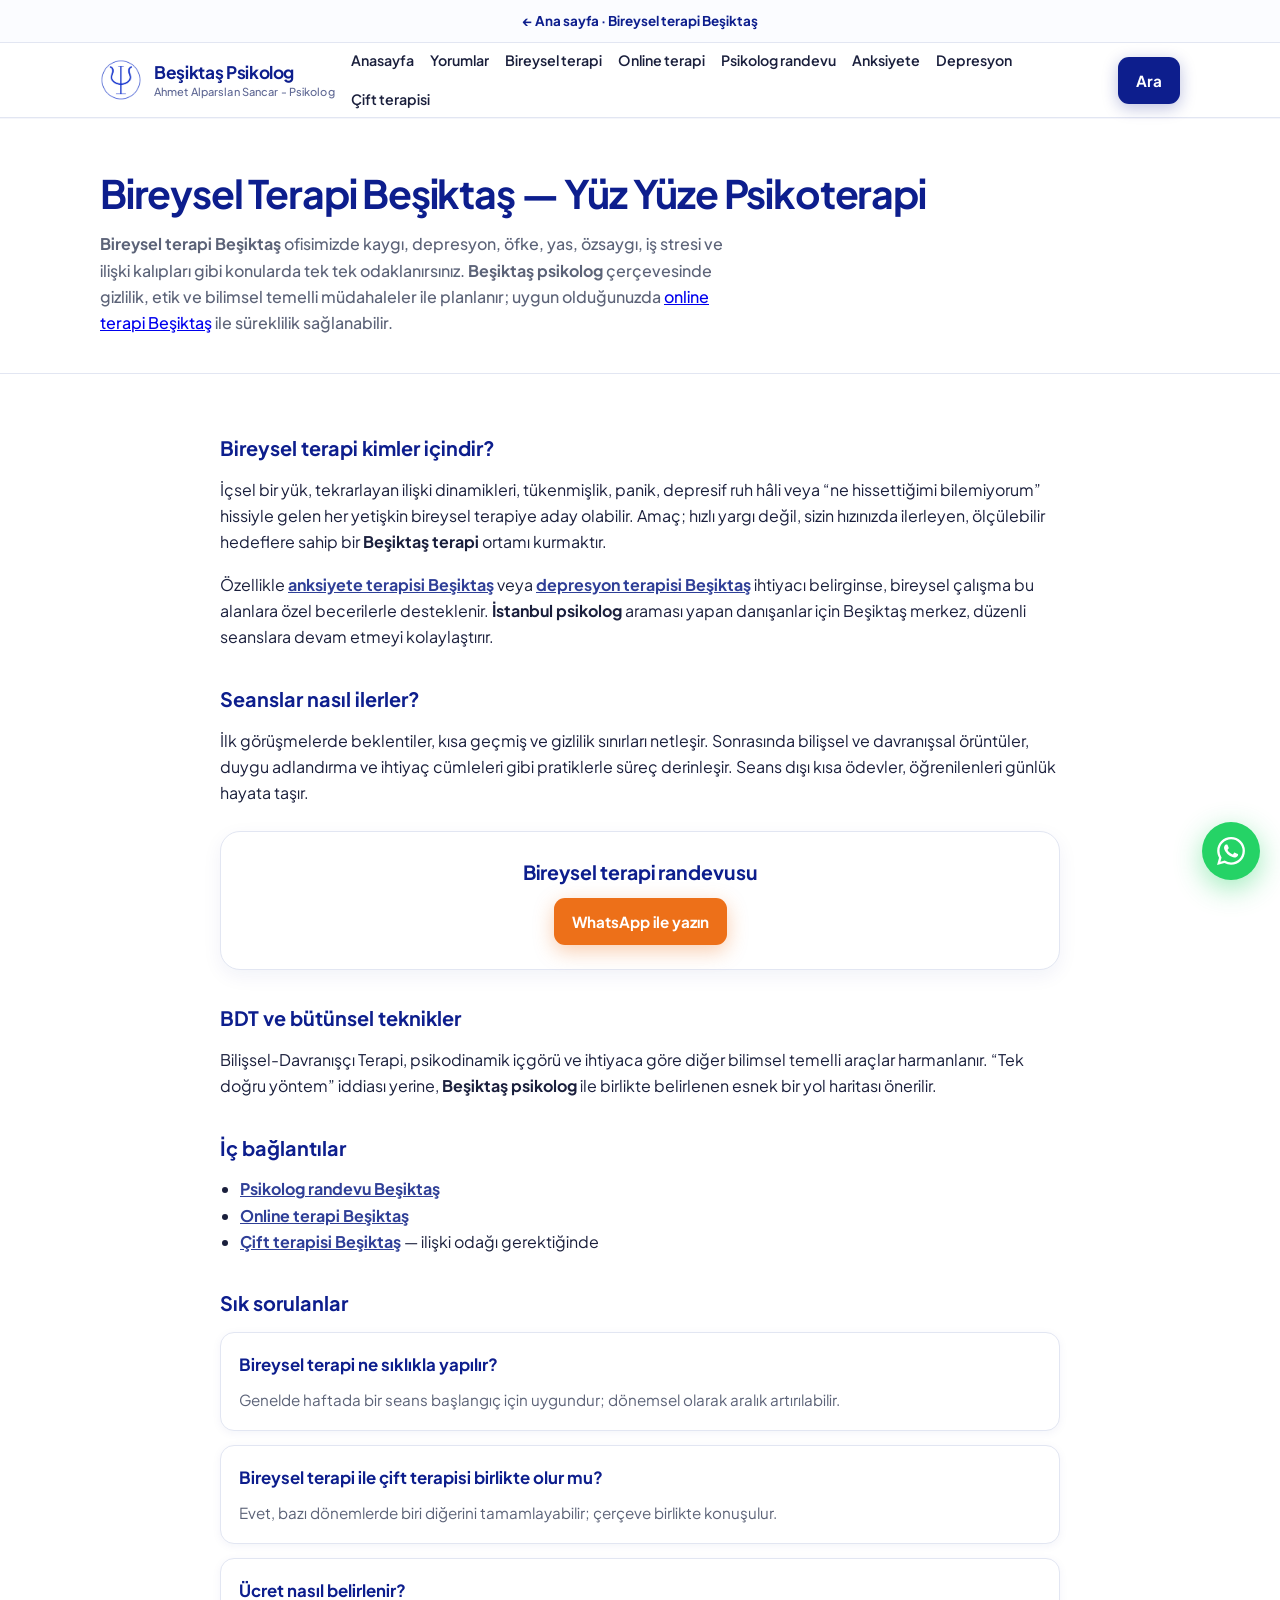
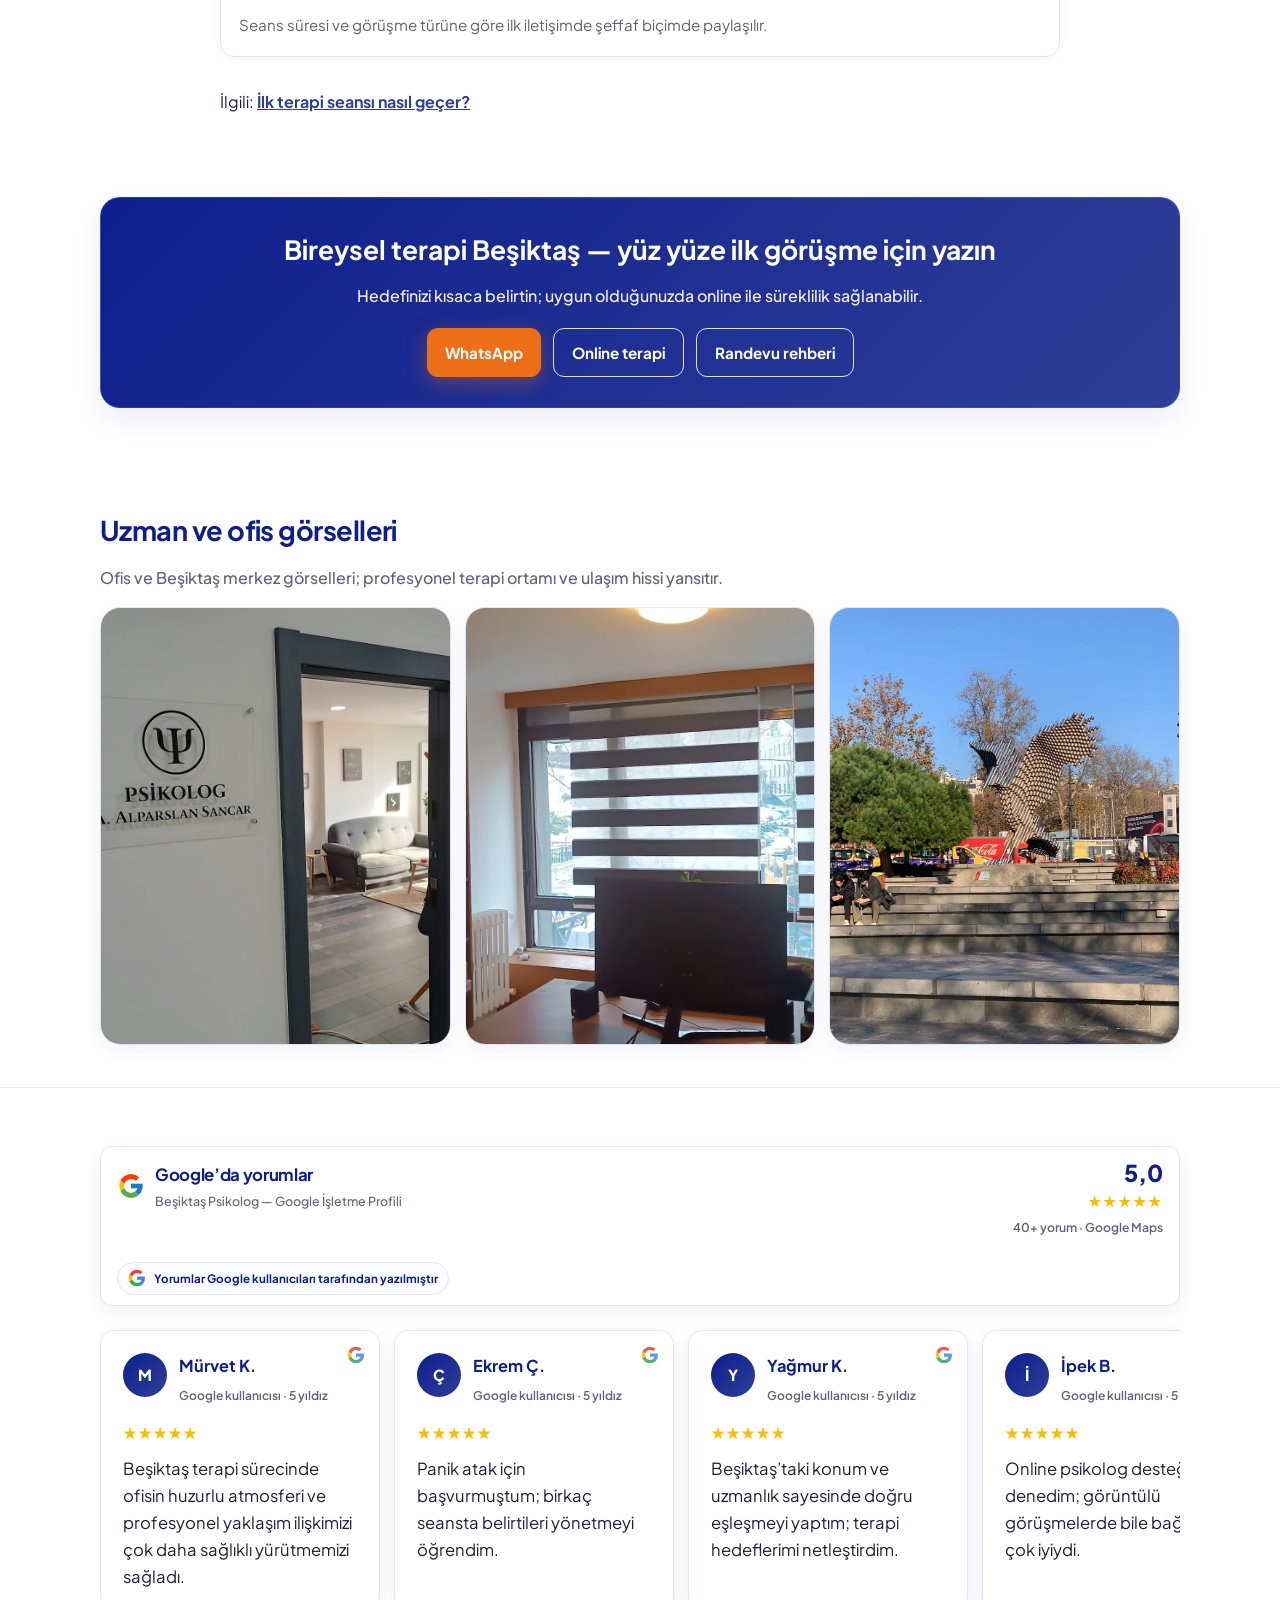
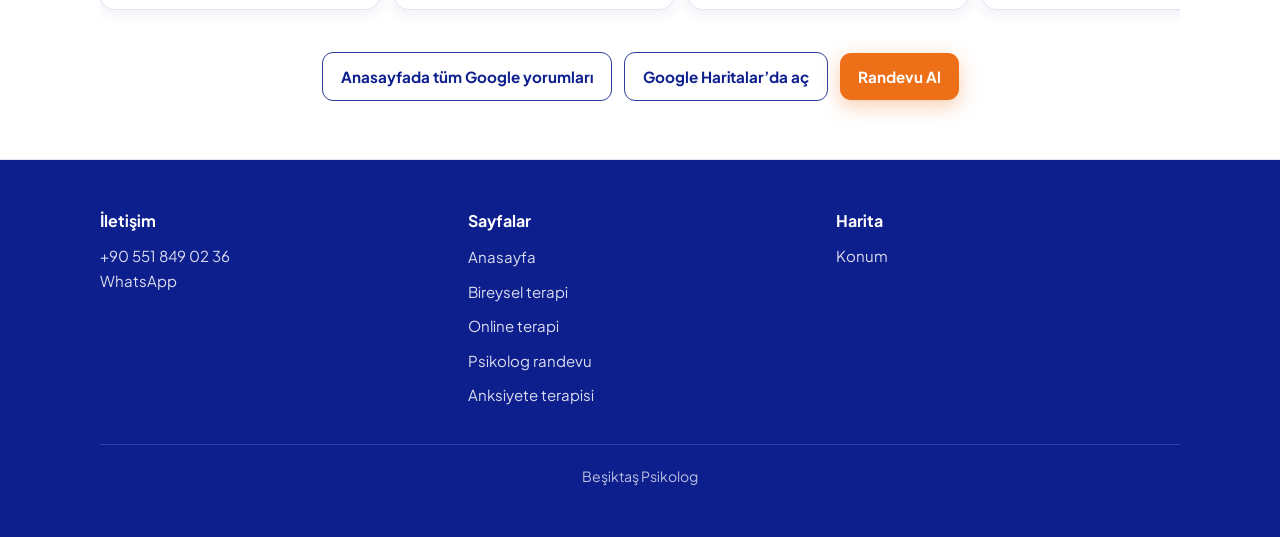
<file: bireysel-terapi-besiktas.html>
<!doctype html>
<html lang="tr">
<head>
  <meta charset="utf-8">
  <meta name="viewport" content="width=device-width, initial-scale=1">
  <title>Bireysel Terapi Beşiktaş | Yüz Yüze Psikoterapi ve Randevu</title>
  <meta name="description" content="Bireysel terapi Beşiktaş: yüz yüze psikoterapi, kaygı ve depresyon desteği. Beşiktaş psikolog ile güvenli süreç; psikolog randevu ve İstanbul psikolog çözümleri.">
  <link rel="canonical" href="https://besiktaspsikolog.org/bireysel-terapi-besiktas.html">
  <meta name="robots" content="index,follow">
  <meta property="og:title" content="Bireysel Terapi Beşiktaş | Yüz Yüze Psikoterapi">
  <meta property="og:url" content="https://besiktaspsikolog.org/bireysel-terapi-besiktas.html">
  <meta property="og:description" content="Beşiktaş’ta bireysel terapi: bilimsel temelli, gizlilik odaklı yüz yüze görüşmeler.">
  <link rel="stylesheet" href="styles.css">
  <link rel="icon" href="favicon.ico">

  <script type="application/ld+json">
  {
    "@context": "https://schema.org",
    "@graph": [
      {
        "@type": "WebPage",
        "@id": "https://besiktaspsikolog.org/bireysel-terapi-besiktas.html#webpage",
        "url": "https://besiktaspsikolog.org/bireysel-terapi-besiktas.html",
        "name": "Bireysel Terapi Beşiktaş | Yüz Yüze Psikoterapi",
        "about": { "@id": "https://besiktaspsikolog.org/#localbusiness" }
      },
      {
        "@type": "FAQPage",
        "mainEntity": [
          {
            "@type": "Question",
            "name": "Bireysel terapi ne sıklıkla yapılır?",
            "acceptedAnswer": {
              "@type": "Answer",
              "text": "Genelde haftada bir seans başlangıç için uygundur; dönemsel olarak aralık artırılabilir."
            }
          },
          {
            "@type": "Question",
            "name": "Bireysel terapi ile çift terapisi birlikte olur mu?",
            "acceptedAnswer": {
              "@type": "Answer",
              "text": "Evet, bazı dönemlerde biri diğerini tamamlayabilir; çerçeve birlikte konuşulur."
            }
          },
          {
            "@type": "Question",
            "name": "Ücret nasıl belirlenir?",
            "acceptedAnswer": {
              "@type": "Answer",
              "text": "Seans süresi ve görüşme türüne göre ilk iletişimde şeffaf biçimde paylaşılır."
            }
          }
        ]
      }
    ]
  }
  </script>
</head>
<body>
  <div class="announcement"><a href="index.html" style="color:inherit;text-decoration:none;">← Ana sayfa</a> · Bireysel terapi Beşiktaş</div>
  <header class="header">
    <div class="container nav">
      <a class="brand" href="index.html">
        <img src="images/logo.png" width="42" height="42" alt="">
        <span class="brand-text">Beşiktaş Psikolog <small>Ahmet Alparslan Sancar - Psikolog</small></span>
      </a>
      <nav class="menu menu--sub" aria-label="Menü">
        <div class="menu__mobile-bar">
          <a class="menu__pill" href="index.html">Ana</a>
          <a class="menu__pill" href="index.html#yorumlar">Yorumlar</a>
          <a class="menu__pill" href="psikolog-randevu-besiktas.html">Randevu</a>
          <details class="menu__drawer">
            <summary class="menu__pill menu__pill--more" aria-label="Diğer sayfalar">⋯</summary>
            <div class="menu__drawer-panel">
              <a href="bireysel-terapi-besiktas.html">Bireysel terapi</a>
              <a href="online-terapi-besiktas.html">Online terapi</a>
              <a href="anksiyete-terapi-besiktas.html">Anksiyete</a>
              <a href="depresyon-terapi-besiktas.html">Depresyon</a>
              <a href="cift-terapisi-besiktas.html">Çift terapisi</a>
            </div>
          </details>
        </div>
        <div class="menu__desktop">
          <a href="index.html">Anasayfa</a>
          <a href="index.html#yorumlar">Yorumlar</a>
          <a href="bireysel-terapi-besiktas.html">Bireysel terapi</a>
          <a href="online-terapi-besiktas.html">Online terapi</a>
          <a href="psikolog-randevu-besiktas.html">Psikolog randevu</a>
          <a href="anksiyete-terapi-besiktas.html">Anksiyete</a>
          <a href="depresyon-terapi-besiktas.html">Depresyon</a>
          <a href="cift-terapisi-besiktas.html">Çift terapisi</a>
        </div>
      </nav>
      <a class="btn btn-call" href="tel:+905518490236">Ara</a>
    </div>
  </header>

  <main>
    <section class="page-hero">
      <div class="container">
        <h1>Bireysel Terapi Beşiktaş — Yüz Yüze Psikoterapi</h1>
        <p class="lead"><strong>Bireysel terapi Beşiktaş</strong> ofisimizde kaygı, depresyon, öfke, yas, özsaygı, iş stresi ve ilişki kalıpları gibi konularda tek tek odaklanırsınız. <strong>Beşiktaş psikolog</strong> çerçevesinde gizlilik, etik ve bilimsel temelli müdahaleler ile planlanır; uygun olduğunuzda <a href="online-terapi-besiktas.html">online terapi Beşiktaş</a> ile süreklilik sağlanabilir.</p>
      </div>
    </section>

    <section class="section">
      <div class="container prose">
        <h2>Bireysel terapi kimler içindir?</h2>
        <p>İçsel bir yük, tekrarlayan ilişki dinamikleri, tükenmişlik, panik, depresif ruh hâli veya “ne hissettiğimi bilemiyorum” hissiyle gelen her yetişkin bireysel terapiye aday olabilir. Amaç; hızlı yargı değil, sizin hızınızda ilerleyen, ölçülebilir hedeflere sahip bir <strong>Beşiktaş terapi</strong> ortamı kurmaktır.</p>
        <p>Özellikle <a href="anksiyete-terapi-besiktas.html">anksiyete terapisi Beşiktaş</a> veya <a href="depresyon-terapi-besiktas.html">depresyon terapisi Beşiktaş</a> ihtiyacı belirginse, bireysel çalışma bu alanlara özel becerilerle desteklenir. <strong>İstanbul psikolog</strong> araması yapan danışanlar için Beşiktaş merkez, düzenli seanslara devam etmeyi kolaylaştırır.</p>

        <h2>Seanslar nasıl ilerler?</h2>
        <p>İlk görüşmelerde beklentiler, kısa geçmiş ve gizlilik sınırları netleşir. Sonrasında bilişsel ve davranışsal örüntüler, duygu adlandırma ve ihtiyaç cümleleri gibi pratiklerle süreç derinleşir. Seans dışı kısa ödevler, öğrenilenleri günlük hayata taşır.</p>

        <div class="cta-strip" style="margin-top:24px;">
          <h3>Bireysel terapi randevusu</h3>
          <a class="btn btn-cta" href="https://wa.me/905518490236?text=Bireysel%20terapi%20Be%C5%9Fikta%C5%9F%20randevu." target="_blank" rel="noopener">WhatsApp ile yazın</a>
        </div>

        <h2>BDT ve bütünsel teknikler</h2>
        <p>Bilişsel-Davranışçı Terapi, psikodinamik içgörü ve ihtiyaca göre diğer bilimsel temelli araçlar harmanlanır. “Tek doğru yöntem” iddiası yerine, <strong>Beşiktaş psikolog</strong> ile birlikte belirlenen esnek bir yol haritası önerilir.</p>

        <h2>İç bağlantılar</h2>
        <ul>
          <li><a href="psikolog-randevu-besiktas.html">Psikolog randevu Beşiktaş</a></li>
          <li><a href="online-terapi-besiktas.html">Online terapi Beşiktaş</a></li>
          <li><a href="cift-terapisi-besiktas.html">Çift terapisi Beşiktaş</a> — ilişki odağı gerektiğinde</li>
        </ul>

        <h2>Sık sorulanlar</h2>
        <div class="faq-item">
          <h3>Bireysel terapi ne sıklıkla yapılır?</h3>
          <p>Genelde haftada bir seans başlangıç için uygundur; dönemsel olarak aralık artırılabilir.</p>
        </div>
        <div class="faq-item">
          <h3>Bireysel terapi ile çift terapisi birlikte olur mu?</h3>
          <p>Evet, bazı dönemlerde biri diğerini tamamlayabilir; çerçeve birlikte konuşulur.</p>
        </div>
        <div class="faq-item">
          <h3>Ücret nasıl belirlenir?</h3>
          <p>Seans süresi ve görüşme türüne göre ilk iletişimde şeffaf biçimde paylaşılır.</p>
        </div>

        <p style="margin-top:2rem;">İlgili: <a href="blog/ilk-terapi-seansi-nasil-gecer.html">İlk terapi seansı nasıl geçer?</a></p>
      </div>
    </section>

    <section class="section" style="padding-top:0;">
      <div class="container">
        <div class="cta-band">
          <h3>Bireysel terapi Beşiktaş — yüz yüze ilk görüşme için yazın</h3>
          <p>Hedefinizi kısaca belirtin; uygun olduğunuzda online ile süreklilik sağlanabilir.</p>
          <div class="btn-row">
            <a class="btn btn-cta" href="https://wa.me/905518490236?text=Bireysel%20terapi%20Be%C5%9Fikta%C5%9F%20%E2%80%94%20randevu." target="_blank" rel="noopener">WhatsApp</a>
            <a class="btn btn-outline" href="online-terapi-besiktas.html">Online terapi</a>
            <a class="btn btn-outline" href="psikolog-randevu-besiktas.html">Randevu rehberi</a>
          </div>
        </div>
      </div>
    </section>
    <section class="section section--white photos-strip-section">
      <div class="container">
        <h2 class="section-title">Uzman ve ofis görselleri</h2>
        <p class="section-text" style="margin-bottom:12px;">Ofis ve Beşiktaş merkez görselleri; profesyonel terapi ortamı ve ulaşım hissi yansıtır.</p>
        <div class="photos-strip photos-strip--three">
          <figure class="photos-strip__item">
            <img src="images/ofis1.webp" width="360" height="450" loading="lazy" decoding="async" alt="Beşiktaş terapi ofisi — danışan odaklı ortam">
          </figure>
          <figure class="photos-strip__item">
            <img src="images/ofis2.webp" width="360" height="450" loading="lazy" decoding="async" alt="Beşiktaş psikolog — yüz yüze terapi için ofis">
          </figure>
          <figure class="photos-strip__item">
            <img src="images/besiktas1.webp" width="360" height="450" loading="lazy" decoding="async" alt="Beşiktaş merkez — İstanbul psikolog konumu">
          </figure>
        </div>
      </div>
    </section>

    <section class="section google-reviews-wrap" id="yorumlar">
      <div class="container">
        <div class="google-panel">
          <div class="google-panel__head">
            <div class="google-panel__brand">
              <div class="google-panel__g" aria-hidden="true">
                <svg width="44" height="44" viewBox="0 0 48 48"><path fill="#FFC107" d="M43.611 20.083H42V20H24v8h11.303c-1.649 4.657-6.08 8-11.303 8-6.627 0-12-5.373-12-12s5.373-12 12-12c3.059 0 5.842 1.154 7.961 3.039l5.657-5.657C34.046 6.053 29.268 4 24 4 12.955 4 4 12.955 4 24s8.955 20 20 20 20-8.955 20-20c0-1.341-.138-2.65-.389-3.917z"/><path fill="#FF3D00" d="m6.306 14.691 6.571 4.819C14.655 15.108 18.961 12 24 12c3.059 0 5.842 1.154 7.961 3.039l5.657-5.657C34.046 6.053 29.268 4 24 4 16.318 4 9.656 8.337 6.306 14.691z"/><path fill="#4CAF50" d="M24 44c5.166 0 9.86-1.977 13.409-5.192l-6.19-5.238A11.91 11.91 0 0 1 24 36c-5.202 0-9.619-3.317-11.283-7.946l-6.522 5.025C9.505 39.556 16.227 44 24 44z"/><path fill="#1976D2" d="M43.611 20.083H42V20H24v8h11.303a12.04 12.04 0 0 1-4.087 5.571l.003-.002 6.19 5.238C36.971 39.205 44 34 44 24c0-1.341-.138-2.65-.389-3.917z"/></svg>
              </div>
              <div>
                <p class="google-panel__title">Google’da yorumlar</p>
                <p class="google-panel__subtitle">Beşiktaş Psikolog — Google İşletme Profili</p>
              </div>
            </div>
            <div class="google-panel__rating">
              <div class="google-panel__score">5,0</div>
              <div class="google-panel__stars" aria-label="5 üzerinden 5">★★★★★</div>
              <p class="google-panel__meta">40+ yorum · Google Maps</p>
            </div>
          </div>
          <div class="google-panel__badge">
            <svg width="18" height="18" viewBox="0 0 24 24" aria-hidden="true"><path fill="#4285F4" d="M22.56 12.25c0-.78-.07-1.53-.2-2.25H12v4.26h5.92c-.26 1.37-1.04 2.53-2.21 3.31v2.77h3.57c2.08-1.92 3.28-4.74 3.28-8.09z"/><path fill="#34A853" d="M12 23c2.97 0 5.46-.98 7.28-2.66l-3.57-2.77c-.98.66-2.23 1.06-3.71 1.06-2.86 0-5.29-1.93-6.16-4.53H2.18v2.84C3.99 20.53 7.7 23 12 23z"/><path fill="#FBBC05" d="M5.84 14.09c-.22-.66-.35-1.36-.35-2.09s.13-1.43.35-2.09V7.07H2.18C1.43 8.55 1 10.22 1 12s.43 3.45 1.18 4.93l2.85-2.22.81-.62z"/><path fill="#EA4335" d="M12 5.38c1.62 0 3.06.56 4.21 1.64l3.15-3.15C17.45 2.09 14.97 1 12 1 7.7 1 3.99 3.47 2.18 7.07l3.66 2.84c.87-2.6 3.3-4.53 6.16-4.53z"/></svg>
            Yorumlar Google kullanıcıları tarafından yazılmıştır
          </div>
        </div>
        <div class="slider" aria-label="Google yorumları önizleme">
          <article class="review">
            <div class="review__g-icon" aria-hidden="true"><svg width="18" height="18" viewBox="0 0 24 24"><path fill="#4285F4" d="M22.56 12.25c0-.78-.07-1.53-.2-2.25H12v4.26h5.92c-.26 1.37-1.04 2.53-2.21 3.31v2.77h3.57c2.08-1.92 3.28-4.74 3.28-8.09z"/><path fill="#34A853" d="M12 23c2.97 0 5.46-.98 7.28-2.66l-3.57-2.77c-.98.66-2.23 1.06-3.71 1.06-2.86 0-5.29-1.93-6.16-4.53H2.18v2.84C3.99 20.53 7.7 23 12 23z"/><path fill="#FBBC05" d="M5.84 14.09c-.22-.66-.35-1.36-.35-2.09s.13-1.43.35-2.09V7.07H2.18C1.43 8.55 1 10.22 1 12s.43 3.45 1.18 4.93l2.85-2.22.81-.62z"/><path fill="#EA4335" d="M12 5.38c1.62 0 3.06.56 4.21 1.64l3.15-3.15C17.45 2.09 14.97 1 12 1 7.7 1 3.99 3.47 2.18 7.07l3.66 2.84c.87-2.6 3.3-4.53 6.16-4.53z"/></svg></div>
            <div class="review__top">
              <div class="review__avatar" aria-hidden="true">M</div>
              <div class="review__meta">
                <strong>Mürvet K.</strong>
                <span class="review__label">Google kullanıcısı · 5 yıldız</span>
              </div>
            </div>
            <div class="stars">★★★★★</div>
            <p>Beşiktaş terapi sürecinde ofisin huzurlu atmosferi ve profesyonel yaklaşım ilişkimizi çok daha sağlıklı yürütmemizi sağladı.</p>
          </article>
          <article class="review">
            <div class="review__g-icon" aria-hidden="true"><svg width="18" height="18" viewBox="0 0 24 24"><path fill="#4285F4" d="M22.56 12.25c0-.78-.07-1.53-.2-2.25H12v4.26h5.92c-.26 1.37-1.04 2.53-2.21 3.31v2.77h3.57c2.08-1.92 3.28-4.74 3.28-8.09z"/><path fill="#34A853" d="M12 23c2.97 0 5.46-.98 7.28-2.66l-3.57-2.77c-.98.66-2.23 1.06-3.71 1.06-2.86 0-5.29-1.93-6.16-4.53H2.18v2.84C3.99 20.53 7.7 23 12 23z"/><path fill="#FBBC05" d="M5.84 14.09c-.22-.66-.35-1.36-.35-2.09s.13-1.43.35-2.09V7.07H2.18C1.43 8.55 1 10.22 1 12s.43 3.45 1.18 4.93l2.85-2.22.81-.62z"/><path fill="#EA4335" d="M12 5.38c1.62 0 3.06.56 4.21 1.64l3.15-3.15C17.45 2.09 14.97 1 12 1 7.7 1 3.99 3.47 2.18 7.07l3.66 2.84c.87-2.6 3.3-4.53 6.16-4.53z"/></svg></div>
            <div class="review__top">
              <div class="review__avatar" aria-hidden="true">Ç</div>
              <div class="review__meta">
                <strong>Ekrem Ç.</strong>
                <span class="review__label">Google kullanıcısı · 5 yıldız</span>
              </div>
            </div>
            <div class="stars">★★★★★</div>
            <p>Panik atak için başvurmuştum; birkaç seansta belirtileri yönetmeyi öğrendim.</p>
          </article>
          <article class="review">
            <div class="review__g-icon" aria-hidden="true"><svg width="18" height="18" viewBox="0 0 24 24"><path fill="#4285F4" d="M22.56 12.25c0-.78-.07-1.53-.2-2.25H12v4.26h5.92c-.26 1.37-1.04 2.53-2.21 3.31v2.77h3.57c2.08-1.92 3.28-4.74 3.28-8.09z"/><path fill="#34A853" d="M12 23c2.97 0 5.46-.98 7.28-2.66l-3.57-2.77c-.98.66-2.23 1.06-3.71 1.06-2.86 0-5.29-1.93-6.16-4.53H2.18v2.84C3.99 20.53 7.7 23 12 23z"/><path fill="#FBBC05" d="M5.84 14.09c-.22-.66-.35-1.36-.35-2.09s.13-1.43.35-2.09V7.07H2.18C1.43 8.55 1 10.22 1 12s.43 3.45 1.18 4.93l2.85-2.22.81-.62z"/><path fill="#EA4335" d="M12 5.38c1.62 0 3.06.56 4.21 1.64l3.15-3.15C17.45 2.09 14.97 1 12 1 7.7 1 3.99 3.47 2.18 7.07l3.66 2.84c.87-2.6 3.3-4.53 6.16-4.53z"/></svg></div>
            <div class="review__top">
              <div class="review__avatar" aria-hidden="true">Y</div>
              <div class="review__meta">
                <strong>Yağmur K.</strong>
                <span class="review__label">Google kullanıcısı · 5 yıldız</span>
              </div>
            </div>
            <div class="stars">★★★★★</div>
            <p>Beşiktaş’taki konum ve uzmanlık sayesinde doğru eşleşmeyi yaptım; terapi hedeflerimi netleştirdim.</p>
          </article>
          <article class="review">
            <div class="review__g-icon" aria-hidden="true"><svg width="18" height="18" viewBox="0 0 24 24"><path fill="#4285F4" d="M22.56 12.25c0-.78-.07-1.53-.2-2.25H12v4.26h5.92c-.26 1.37-1.04 2.53-2.21 3.31v2.77h3.57c2.08-1.92 3.28-4.74 3.28-8.09z"/><path fill="#34A853" d="M12 23c2.97 0 5.46-.98 7.28-2.66l-3.57-2.77c-.98.66-2.23 1.06-3.71 1.06-2.86 0-5.29-1.93-6.16-4.53H2.18v2.84C3.99 20.53 7.7 23 12 23z"/><path fill="#FBBC05" d="M5.84 14.09c-.22-.66-.35-1.36-.35-2.09s.13-1.43.35-2.09V7.07H2.18C1.43 8.55 1 10.22 1 12s.43 3.45 1.18 4.93l2.85-2.22.81-.62z"/><path fill="#EA4335" d="M12 5.38c1.62 0 3.06.56 4.21 1.64l3.15-3.15C17.45 2.09 14.97 1 12 1 7.7 1 3.99 3.47 2.18 7.07l3.66 2.84c.87-2.6 3.3-4.53 6.16-4.53z"/></svg></div>
            <div class="review__top">
              <div class="review__avatar" aria-hidden="true">İ</div>
              <div class="review__meta">
                <strong>İpek B.</strong>
                <span class="review__label">Google kullanıcısı · 5 yıldız</span>
              </div>
            </div>
            <div class="stars">★★★★★</div>
            <p>Online psikolog desteği de denedim; görüntülü görüşmelerde bile bağlantı çok iyiydi.</p>
          </article>
        </div>
        <div class="section-cta">
          <a class="btn btn-outline" href="index.html#yorumlar">Anasayfada tüm Google yorumları</a>
          <a class="btn btn-outline" href="https://maps.app.goo.gl/UREmy2i7TNAJbgYdA" target="_blank" rel="noopener">Google Haritalar’da aç</a>
          <a class="btn btn-cta" href="https://wa.me/905518490236?text=Randevu%20talebi" target="_blank" rel="noopener">Randevu Al</a>
        </div>
      </div>
    </section>
  </main>

  <footer class="footer">
    <div class="container">
      <div class="footer-grid">
        <div>
          <h4>İletişim</h4>
          <p><a href="tel:+905518490236">+90 551 849 02 36</a></p>
          <p><a href="https://wa.me/905518490236" target="_blank" rel="noopener">WhatsApp</a></p>
        </div>
        <div>
          <h4>Sayfalar</h4>
          <ul class="footer-links">
            <li><a href="index.html">Anasayfa</a></li>
            <li><a href="bireysel-terapi-besiktas.html">Bireysel terapi</a></li>
            <li><a href="online-terapi-besiktas.html">Online terapi</a></li>
            <li><a href="psikolog-randevu-besiktas.html">Psikolog randevu</a></li>
            <li><a href="anksiyete-terapi-besiktas.html">Anksiyete terapisi</a></li>
          </ul>
        </div>
        <div>
          <h4>Harita</h4>
          <p><a href="https://maps.app.goo.gl/UREmy2i7TNAJbgYdA" target="_blank" rel="noopener">Konum</a></p>
        </div>
      </div>
      <div class="footer-bottom">Beşiktaş Psikolog</div>
    </div>
  </footer>

  <a class="sticky-whatsapp" href="https://wa.me/905518490236?text=Be%C5%9Fikta%C5%9F%20psikolog%20hakk%C4%B1nda%20bilgi." target="_blank" rel="noopener" aria-label="WhatsApp">
    <svg xmlns="http://www.w3.org/2000/svg" viewBox="0 0 24 24" width="28" height="28" aria-hidden="true" focusable="false"><path fill="currentColor" d="M17.472 14.382c-.297-.149-1.758-.867-2.03-.967-.273-.099-.471-.148-.67.15-.197.297-.767.966-.94 1.164-.173.199-.347.223-.644.075-.297-.15-1.255-.463-2.39-1.475-.883-.788-1.48-1.761-1.653-2.059-.173-.297-.018-.458.13-.606.134-.133.298-.347.446-.52.149-.174.198-.298.298-.497.099-.198.05-.371-.025-.52-.075-.149-.669-1.612-.916-2.207-.242-.579-.487-.5-.669-.51-.173-.008-.371-.01-.57-.01-.198 0-.52.074-.792.372-.272.297-1.04 1.016-1.04 2.479 0 1.462 1.065 2.875 1.213 3.074.149.198 2.096 3.2 5.076 4.487.709.306 1.262.489 1.694.625.712.227 1.36.195 1.871.118.571-.085 1.758-.719 2.006-1.413.248-.694.248-1.289.173-1.413-.074-.124-.272-.198-.57-.347m-5.421 7.403h-.004a9.87 9.87 0 01-5.031-1.378l-.361-.214-3.741.982.998-3.648-.235-.374a9.86 9.86 0 01-1.51-5.26c.001-5.45 4.436-9.884 9.888-9.884 2.64 0 5.122 1.03 6.988 2.898a9.825 9.825 0 012.893 6.994c-.003 5.45-4.435 9.884-9.881 9.884m8.413-18.297A11.815 11.815 0 0012.05 0C5.495 0 .16 5.335.157 11.892c0 2.096.547 4.142 1.588 5.945L.057 24l6.305-1.654a11.882 11.882 0 005.683 1.448h.005c6.554 0 11.89-5.335 11.893-11.893a11.821 11.821 0 00-3.48-8.413Z"/></svg>
  </a>
</body>
</html>
</file>
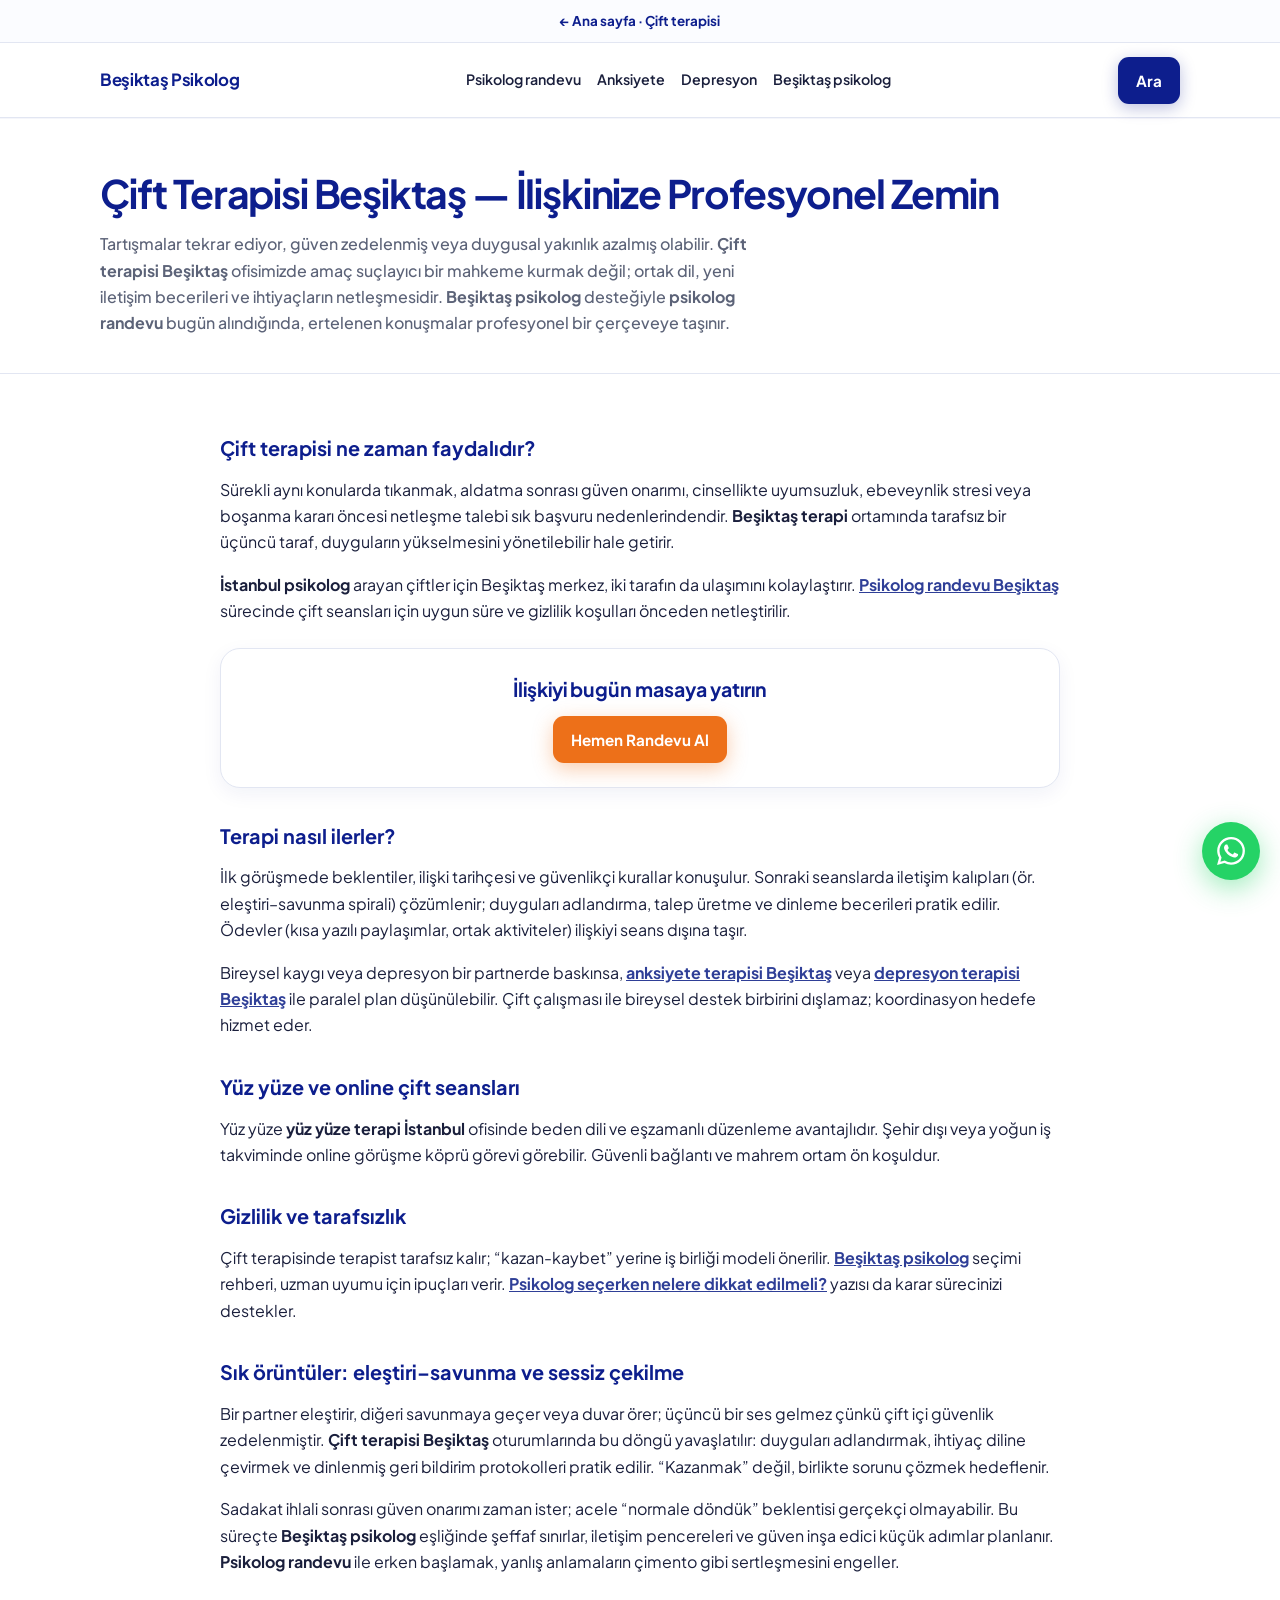
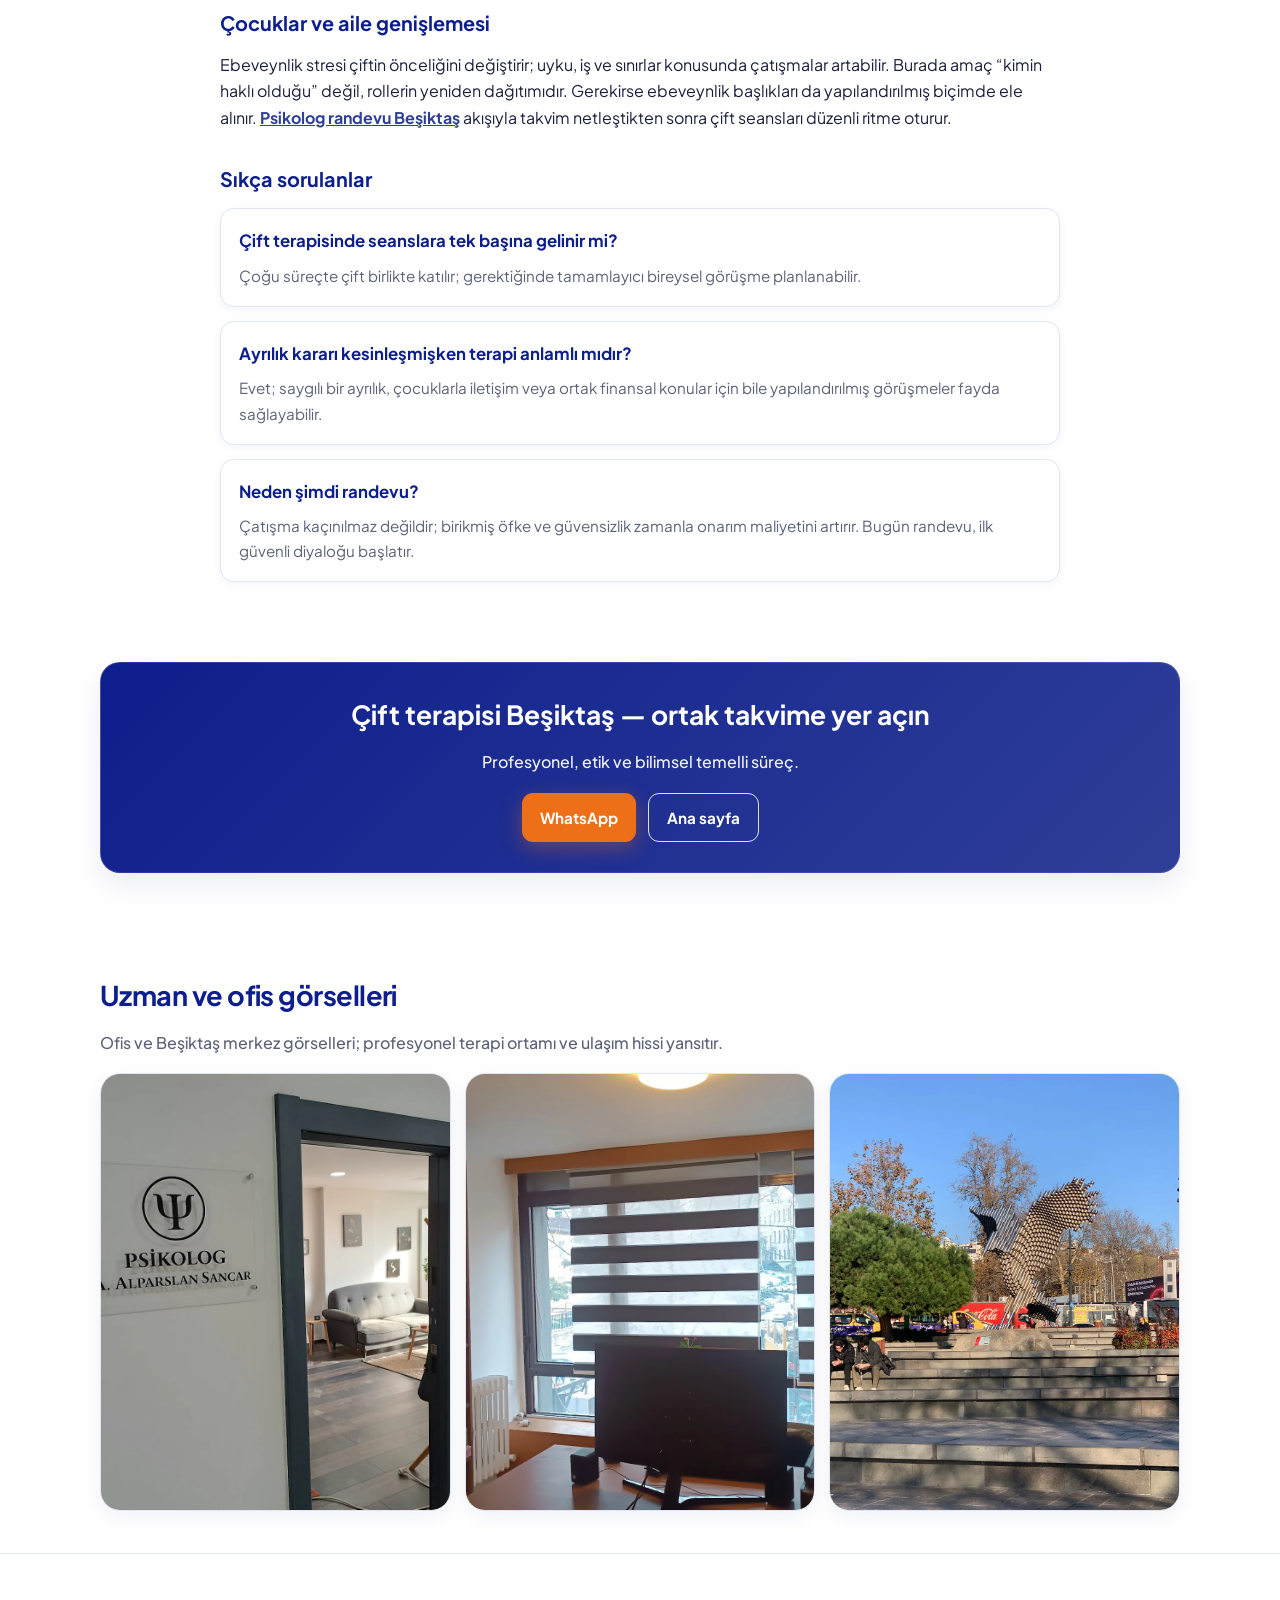
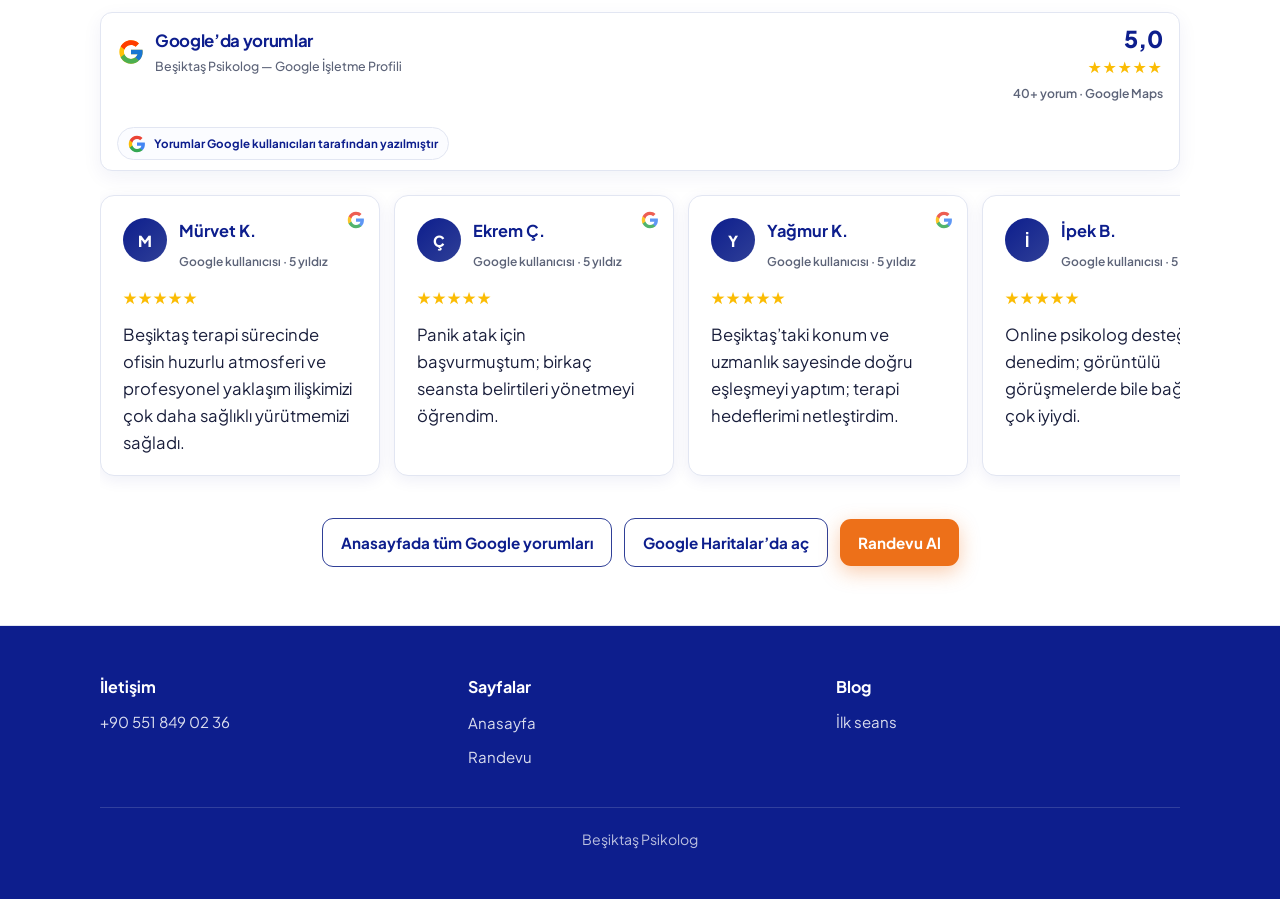
<file: cift-terapisi-besiktas.html>
<!doctype html>
<html lang="tr">
<head>
  <meta charset="utf-8">
  <meta name="viewport" content="width=device-width, initial-scale=1">
  <title>Çift Terapisi Beşiktaş | İlişki ve Evli Çift Danışmanlığı</title>
  <meta name="description" content="Çift terapisi Beşiktaş: Beşiktaş psikolog ile iletişim, güven ve çatışma yönetimi. Psikolog randevu, yüz yüze terapi İstanbul ofisi.">
  <link rel="canonical" href="https://besiktaspsikolog.org/cift-terapisi-besiktas.html">
  <link rel="stylesheet" href="styles.css">
  <link rel="icon" href="favicon.ico">
  <script type="application/ld+json">
  {
    "@context": "https://schema.org",
    "@graph": [
      {
        "@type": "WebPage",
        "name": "Çift Terapisi Beşiktaş",
        "url": "https://besiktaspsikolog.org/cift-terapisi-besiktas.html"
      },
      {
        "@type": "FAQPage",
        "mainEntity": [
          {
            "@type": "Question",
            "name": "Çift terapisinde seanslara tek başına gelinir mi?",
            "acceptedAnswer": {
              "@type": "Answer",
              "text": "Çoğu süreçte çift birlikte katılır; gerektiğinde bireysel görüşme tamamlayıcı olarak planlanabilir."
            }
          }
        ]
      }
    ]
  }
  </script>
</head>
<body>
  <div class="announcement"><a href="index.html" style="color:inherit;text-decoration:none;">← Ana sayfa</a> · Çift terapisi</div>
  <header class="header">
    <div class="container nav">
      <div class="logo"><a href="index.html">Beşiktaş Psikolog</a></div>
      <nav class="menu" aria-label="Menü">
        <a href="psikolog-randevu-besiktas.html">Psikolog randevu</a>
        <a href="anksiyete-terapi-besiktas.html">Anksiyete</a>
        <a href="depresyon-terapi-besiktas.html">Depresyon</a>
        <a href="besiktas-psikolog.html">Beşiktaş psikolog</a>
      </nav>
      <a class="btn btn-call" href="tel:+905518490236">Ara</a>
    </div>
  </header>

  <main>
    <section class="page-hero">
      <div class="container">
        <h1>Çift Terapisi Beşiktaş — İlişkinize Profesyonel Zemin</h1>
        <p class="lead">Tartışmalar tekrar ediyor, güven zedelenmiş veya duygusal yakınlık azalmış olabilir. <strong>Çift terapisi Beşiktaş</strong> ofisimizde amaç suçlayıcı bir mahkeme kurmak değil; ortak dil, yeni iletişim becerileri ve ihtiyaçların netleşmesidir. <strong>Beşiktaş psikolog</strong> desteğiyle <strong>psikolog randevu</strong> bugün alındığında, ertelenen konuşmalar profesyonel bir çerçeveye taşınır.</p>
      </div>
    </section>

    <section class="section">
      <div class="container prose">
        <h2>Çift terapisi ne zaman faydalıdır?</h2>
        <p>Sürekli aynı konularda tıkanmak, aldatma sonrası güven onarımı, cinsellikte uyumsuzluk, ebeveynlik stresi veya boşanma kararı öncesi netleşme talebi sık başvuru nedenlerindendir. <strong>Beşiktaş terapi</strong> ortamında tarafsız bir üçüncü taraf, duyguların yükselmesini yönetilebilir hale getirir.</p>
        <p><strong>İstanbul psikolog</strong> arayan çiftler için Beşiktaş merkez, iki tarafın da ulaşımını kolaylaştırır. <a href="psikolog-randevu-besiktas.html">Psikolog randevu Beşiktaş</a> sürecinde çift seansları için uygun süre ve gizlilik koşulları önceden netleştirilir.</p>

        <div class="cta-strip" style="margin:24px 0;">
          <h3>İlişkiyi bugün masaya yatırın</h3>
          <a class="btn btn-cta" href="https://wa.me/905518490236?text=%C3%87ift%20terapisi%20Be%C5%9Fikta%C5%9F%20randevu." target="_blank" rel="noopener">Hemen Randevu Al</a>
        </div>

        <h2>Terapi nasıl ilerler?</h2>
        <p>İlk görüşmede beklentiler, ilişki tarihçesi ve güvenlikçi kurallar konuşulur. Sonraki seanslarda iletişim kalıpları (ör. eleştiri–savunma spirali) çözümlenir; duyguları adlandırma, talep üretme ve dinleme becerileri pratik edilir. Ödevler (kısa yazılı paylaşımlar, ortak aktiviteler) ilişkiyi seans dışına taşır.</p>
        <p>Bireysel kaygı veya depresyon bir partnerde baskınsa, <a href="anksiyete-terapi-besiktas.html">anksiyete terapisi Beşiktaş</a> veya <a href="depresyon-terapi-besiktas.html">depresyon terapisi Beşiktaş</a> ile paralel plan düşünülebilir. Çift çalışması ile bireysel destek birbirini dışlamaz; koordinasyon hedefe hizmet eder.</p>

        <h2>Yüz yüze ve online çift seansları</h2>
        <p>Yüz yüze <strong>yüz yüze terapi İstanbul</strong> ofisinde beden dili ve eşzamanlı düzenleme avantajlıdır. Şehir dışı veya yoğun iş takviminde online görüşme köprü görevi görebilir. Güvenli bağlantı ve mahrem ortam ön koşuldur.</p>

        <h2>Gizlilik ve tarafsızlık</h2>
        <p>Çift terapisinde terapist tarafsız kalır; “kazan-kaybet” yerine iş birliği modeli önerilir. <a href="besiktas-psikolog.html">Beşiktaş psikolog</a> seçimi rehberi, uzman uyumu için ipuçları verir. <a href="blog/besiktas-psikolog-secerken-nelere-dikkat.html">Psikolog seçerken nelere dikkat edilmeli?</a> yazısı da karar sürecinizi destekler.</p>

        <h2>Sık örüntüler: eleştiri–savunma ve sessiz çekilme</h2>
        <p>Bir partner eleştirir, diğeri savunmaya geçer veya duvar örer; üçüncü bir ses gelmez çünkü çift içi güvenlik zedelenmiştir. <strong>Çift terapisi Beşiktaş</strong> oturumlarında bu döngü yavaşlatılır: duyguları adlandırmak, ihtiyaç diline çevirmek ve dinlenmiş geri bildirim protokolleri pratik edilir. “Kazanmak” değil, birlikte sorunu çözmek hedeflenir.</p>
        <p>Sadakat ihlali sonrası güven onarımı zaman ister; acele “normale döndük” beklentisi gerçekçi olmayabilir. Bu süreçte <strong>Beşiktaş psikolog</strong> eşliğinde şeffaf sınırlar, iletişim pencereleri ve güven inşa edici küçük adımlar planlanır. <strong>Psikolog randevu</strong> ile erken başlamak, yanlış anlamaların çimento gibi sertleşmesini engeller.</p>

        <h2>Çocuklar ve aile genişlemesi</h2>
        <p>Ebeveynlik stresi çiftin önceliğini değiştirir; uyku, iş ve sınırlar konusunda çatışmalar artabilir. Burada amaç “kimin haklı olduğu” değil, rollerin yeniden dağıtımıdır. Gerekirse ebeveynlik başlıkları da yapılandırılmış biçimde ele alınır. <a href="psikolog-randevu-besiktas.html">Psikolog randevu Beşiktaş</a> akışıyla takvim netleştikten sonra çift seansları düzenli ritme oturur.</p>

        <h2>Sıkça sorulanlar</h2>
        <div class="faq-item">
          <h3>Çift terapisinde seanslara tek başına gelinir mi?</h3>
          <p>Çoğu süreçte çift birlikte katılır; gerektiğinde tamamlayıcı bireysel görüşme planlanabilir.</p>
        </div>
        <div class="faq-item">
          <h3>Ayrılık kararı kesinleşmişken terapi anlamlı mıdır?</h3>
          <p>Evet; saygılı bir ayrılık, çocuklarla iletişim veya ortak finansal konular için bile yapılandırılmış görüşmeler fayda sağlayabilir.</p>
        </div>
        <div class="faq-item">
          <h3>Neden şimdi randevu?</h3>
          <p>Çatışma kaçınılmaz değildir; birikmiş öfke ve güvensizlik zamanla onarım maliyetini artırır. Bugün randevu, ilk güvenli diyaloğu başlatır.</p>
        </div>
      </div>
    </section>

    <section class="section" style="padding-top:0;">
      <div class="container">
        <div class="cta-band">
          <h3>Çift terapisi Beşiktaş — ortak takvime yer açın</h3>
          <p>Profesyonel, etik ve bilimsel temelli süreç.</p>
          <div class="btn-row">
            <a class="btn btn-cta" href="https://wa.me/905518490236?text=%C3%87ift%20terapisi%20i%C3%A7in%20bilgi." target="_blank" rel="noopener">WhatsApp</a>
            <a class="btn btn-outline" href="index.html">Ana sayfa</a>
          </div>
        </div>
      </div>
    </section>
    <section class="section section--white photos-strip-section">
      <div class="container">
        <h2 class="section-title">Uzman ve ofis görselleri</h2>
        <p class="section-text" style="margin-bottom:12px;">Ofis ve Beşiktaş merkez görselleri; profesyonel terapi ortamı ve ulaşım hissi yansıtır.</p>
        <div class="photos-strip photos-strip--three">
          <figure class="photos-strip__item">
            <img src="images/ofis1.webp" width="360" height="450" loading="lazy" decoding="async" alt="Beşiktaş terapi ofisi — danışan odaklı ortam">
          </figure>
          <figure class="photos-strip__item">
            <img src="images/ofis2.webp" width="360" height="450" loading="lazy" decoding="async" alt="Beşiktaş psikolog — yüz yüze terapi için ofis">
          </figure>
          <figure class="photos-strip__item">
            <img src="images/besiktas1.webp" width="360" height="450" loading="lazy" decoding="async" alt="Beşiktaş merkez — İstanbul psikolog konumu">
          </figure>
        </div>
      </div>
    </section>

    <section class="section google-reviews-wrap" id="yorumlar">
      <div class="container">
        <div class="google-panel">
          <div class="google-panel__head">
            <div class="google-panel__brand">
              <div class="google-panel__g" aria-hidden="true">
                <svg width="44" height="44" viewBox="0 0 48 48"><path fill="#FFC107" d="M43.611 20.083H42V20H24v8h11.303c-1.649 4.657-6.08 8-11.303 8-6.627 0-12-5.373-12-12s5.373-12 12-12c3.059 0 5.842 1.154 7.961 3.039l5.657-5.657C34.046 6.053 29.268 4 24 4 12.955 4 4 12.955 4 24s8.955 20 20 20 20-8.955 20-20c0-1.341-.138-2.65-.389-3.917z"/><path fill="#FF3D00" d="m6.306 14.691 6.571 4.819C14.655 15.108 18.961 12 24 12c3.059 0 5.842 1.154 7.961 3.039l5.657-5.657C34.046 6.053 29.268 4 24 4 16.318 4 9.656 8.337 6.306 14.691z"/><path fill="#4CAF50" d="M24 44c5.166 0 9.86-1.977 13.409-5.192l-6.19-5.238A11.91 11.91 0 0 1 24 36c-5.202 0-9.619-3.317-11.283-7.946l-6.522 5.025C9.505 39.556 16.227 44 24 44z"/><path fill="#1976D2" d="M43.611 20.083H42V20H24v8h11.303a12.04 12.04 0 0 1-4.087 5.571l.003-.002 6.19 5.238C36.971 39.205 44 34 44 24c0-1.341-.138-2.65-.389-3.917z"/></svg>
              </div>
              <div>
                <p class="google-panel__title">Google’da yorumlar</p>
                <p class="google-panel__subtitle">Beşiktaş Psikolog — Google İşletme Profili</p>
              </div>
            </div>
            <div class="google-panel__rating">
              <div class="google-panel__score">5,0</div>
              <div class="google-panel__stars" aria-label="5 üzerinden 5">★★★★★</div>
              <p class="google-panel__meta">40+ yorum · Google Maps</p>
            </div>
          </div>
          <div class="google-panel__badge">
            <svg width="18" height="18" viewBox="0 0 24 24" aria-hidden="true"><path fill="#4285F4" d="M22.56 12.25c0-.78-.07-1.53-.2-2.25H12v4.26h5.92c-.26 1.37-1.04 2.53-2.21 3.31v2.77h3.57c2.08-1.92 3.28-4.74 3.28-8.09z"/><path fill="#34A853" d="M12 23c2.97 0 5.46-.98 7.28-2.66l-3.57-2.77c-.98.66-2.23 1.06-3.71 1.06-2.86 0-5.29-1.93-6.16-4.53H2.18v2.84C3.99 20.53 7.7 23 12 23z"/><path fill="#FBBC05" d="M5.84 14.09c-.22-.66-.35-1.36-.35-2.09s.13-1.43.35-2.09V7.07H2.18C1.43 8.55 1 10.22 1 12s.43 3.45 1.18 4.93l2.85-2.22.81-.62z"/><path fill="#EA4335" d="M12 5.38c1.62 0 3.06.56 4.21 1.64l3.15-3.15C17.45 2.09 14.97 1 12 1 7.7 1 3.99 3.47 2.18 7.07l3.66 2.84c.87-2.6 3.3-4.53 6.16-4.53z"/></svg>
            Yorumlar Google kullanıcıları tarafından yazılmıştır
          </div>
        </div>
        <div class="slider" aria-label="Google yorumları önizleme">
          <article class="review">
            <div class="review__g-icon" aria-hidden="true"><svg width="18" height="18" viewBox="0 0 24 24"><path fill="#4285F4" d="M22.56 12.25c0-.78-.07-1.53-.2-2.25H12v4.26h5.92c-.26 1.37-1.04 2.53-2.21 3.31v2.77h3.57c2.08-1.92 3.28-4.74 3.28-8.09z"/><path fill="#34A853" d="M12 23c2.97 0 5.46-.98 7.28-2.66l-3.57-2.77c-.98.66-2.23 1.06-3.71 1.06-2.86 0-5.29-1.93-6.16-4.53H2.18v2.84C3.99 20.53 7.7 23 12 23z"/><path fill="#FBBC05" d="M5.84 14.09c-.22-.66-.35-1.36-.35-2.09s.13-1.43.35-2.09V7.07H2.18C1.43 8.55 1 10.22 1 12s.43 3.45 1.18 4.93l2.85-2.22.81-.62z"/><path fill="#EA4335" d="M12 5.38c1.62 0 3.06.56 4.21 1.64l3.15-3.15C17.45 2.09 14.97 1 12 1 7.7 1 3.99 3.47 2.18 7.07l3.66 2.84c.87-2.6 3.3-4.53 6.16-4.53z"/></svg></div>
            <div class="review__top">
              <div class="review__avatar" aria-hidden="true">M</div>
              <div class="review__meta">
                <strong>Mürvet K.</strong>
                <span class="review__label">Google kullanıcısı · 5 yıldız</span>
              </div>
            </div>
            <div class="stars">★★★★★</div>
            <p>Beşiktaş terapi sürecinde ofisin huzurlu atmosferi ve profesyonel yaklaşım ilişkimizi çok daha sağlıklı yürütmemizi sağladı.</p>
          </article>
          <article class="review">
            <div class="review__g-icon" aria-hidden="true"><svg width="18" height="18" viewBox="0 0 24 24"><path fill="#4285F4" d="M22.56 12.25c0-.78-.07-1.53-.2-2.25H12v4.26h5.92c-.26 1.37-1.04 2.53-2.21 3.31v2.77h3.57c2.08-1.92 3.28-4.74 3.28-8.09z"/><path fill="#34A853" d="M12 23c2.97 0 5.46-.98 7.28-2.66l-3.57-2.77c-.98.66-2.23 1.06-3.71 1.06-2.86 0-5.29-1.93-6.16-4.53H2.18v2.84C3.99 20.53 7.7 23 12 23z"/><path fill="#FBBC05" d="M5.84 14.09c-.22-.66-.35-1.36-.35-2.09s.13-1.43.35-2.09V7.07H2.18C1.43 8.55 1 10.22 1 12s.43 3.45 1.18 4.93l2.85-2.22.81-.62z"/><path fill="#EA4335" d="M12 5.38c1.62 0 3.06.56 4.21 1.64l3.15-3.15C17.45 2.09 14.97 1 12 1 7.7 1 3.99 3.47 2.18 7.07l3.66 2.84c.87-2.6 3.3-4.53 6.16-4.53z"/></svg></div>
            <div class="review__top">
              <div class="review__avatar" aria-hidden="true">Ç</div>
              <div class="review__meta">
                <strong>Ekrem Ç.</strong>
                <span class="review__label">Google kullanıcısı · 5 yıldız</span>
              </div>
            </div>
            <div class="stars">★★★★★</div>
            <p>Panik atak için başvurmuştum; birkaç seansta belirtileri yönetmeyi öğrendim.</p>
          </article>
          <article class="review">
            <div class="review__g-icon" aria-hidden="true"><svg width="18" height="18" viewBox="0 0 24 24"><path fill="#4285F4" d="M22.56 12.25c0-.78-.07-1.53-.2-2.25H12v4.26h5.92c-.26 1.37-1.04 2.53-2.21 3.31v2.77h3.57c2.08-1.92 3.28-4.74 3.28-8.09z"/><path fill="#34A853" d="M12 23c2.97 0 5.46-.98 7.28-2.66l-3.57-2.77c-.98.66-2.23 1.06-3.71 1.06-2.86 0-5.29-1.93-6.16-4.53H2.18v2.84C3.99 20.53 7.7 23 12 23z"/><path fill="#FBBC05" d="M5.84 14.09c-.22-.66-.35-1.36-.35-2.09s.13-1.43.35-2.09V7.07H2.18C1.43 8.55 1 10.22 1 12s.43 3.45 1.18 4.93l2.85-2.22.81-.62z"/><path fill="#EA4335" d="M12 5.38c1.62 0 3.06.56 4.21 1.64l3.15-3.15C17.45 2.09 14.97 1 12 1 7.7 1 3.99 3.47 2.18 7.07l3.66 2.84c.87-2.6 3.3-4.53 6.16-4.53z"/></svg></div>
            <div class="review__top">
              <div class="review__avatar" aria-hidden="true">Y</div>
              <div class="review__meta">
                <strong>Yağmur K.</strong>
                <span class="review__label">Google kullanıcısı · 5 yıldız</span>
              </div>
            </div>
            <div class="stars">★★★★★</div>
            <p>Beşiktaş’taki konum ve uzmanlık sayesinde doğru eşleşmeyi yaptım; terapi hedeflerimi netleştirdim.</p>
          </article>
          <article class="review">
            <div class="review__g-icon" aria-hidden="true"><svg width="18" height="18" viewBox="0 0 24 24"><path fill="#4285F4" d="M22.56 12.25c0-.78-.07-1.53-.2-2.25H12v4.26h5.92c-.26 1.37-1.04 2.53-2.21 3.31v2.77h3.57c2.08-1.92 3.28-4.74 3.28-8.09z"/><path fill="#34A853" d="M12 23c2.97 0 5.46-.98 7.28-2.66l-3.57-2.77c-.98.66-2.23 1.06-3.71 1.06-2.86 0-5.29-1.93-6.16-4.53H2.18v2.84C3.99 20.53 7.7 23 12 23z"/><path fill="#FBBC05" d="M5.84 14.09c-.22-.66-.35-1.36-.35-2.09s.13-1.43.35-2.09V7.07H2.18C1.43 8.55 1 10.22 1 12s.43 3.45 1.18 4.93l2.85-2.22.81-.62z"/><path fill="#EA4335" d="M12 5.38c1.62 0 3.06.56 4.21 1.64l3.15-3.15C17.45 2.09 14.97 1 12 1 7.7 1 3.99 3.47 2.18 7.07l3.66 2.84c.87-2.6 3.3-4.53 6.16-4.53z"/></svg></div>
            <div class="review__top">
              <div class="review__avatar" aria-hidden="true">İ</div>
              <div class="review__meta">
                <strong>İpek B.</strong>
                <span class="review__label">Google kullanıcısı · 5 yıldız</span>
              </div>
            </div>
            <div class="stars">★★★★★</div>
            <p>Online psikolog desteği de denedim; görüntülü görüşmelerde bile bağlantı çok iyiydi.</p>
          </article>
        </div>
        <div class="section-cta">
          <a class="btn btn-outline" href="index.html#yorumlar">Anasayfada tüm Google yorumları</a>
          <a class="btn btn-outline" href="https://maps.app.goo.gl/UREmy2i7TNAJbgYdA" target="_blank" rel="noopener">Google Haritalar’da aç</a>
          <a class="btn btn-cta" href="https://wa.me/905518490236?text=Randevu%20talebi" target="_blank" rel="noopener">Randevu Al</a>
        </div>
      </div>
    </section>
  </main>

  <footer class="footer">
    <div class="container">
      <div class="footer-grid">
        <div><h4>İletişim</h4><p><a href="tel:+905518490236">+90 551 849 02 36</a></p></div>
        <div><h4>Sayfalar</h4><ul class="footer-links"><li><a href="index.html">Anasayfa</a></li><li><a href="psikolog-randevu-besiktas.html">Randevu</a></li></ul></div>
        <div><h4>Blog</h4><p><a href="blog/ilk-terapi-seansi-nasil-gecer.html">İlk seans</a></p></div>
      </div>
      <div class="footer-bottom">Beşiktaş Psikolog</div>
    </div>
  </footer>
  <a class="sticky-whatsapp" href="https://wa.me/905518490236?text=%C3%87ift%20terapisi" target="_blank" rel="noopener" aria-label="WhatsApp"><svg xmlns="http://www.w3.org/2000/svg" viewBox="0 0 24 24" width="28" height="28" aria-hidden="true" focusable="false"><path fill="currentColor" d="M17.472 14.382c-.297-.149-1.758-.867-2.03-.967-.273-.099-.471-.148-.67.15-.197.297-.767.966-.94 1.164-.173.199-.347.223-.644.075-.297-.15-1.255-.463-2.39-1.475-.883-.788-1.48-1.761-1.653-2.059-.173-.297-.018-.458.13-.606.134-.133.298-.347.446-.52.149-.174.198-.298.298-.497.099-.198.05-.371-.025-.52-.075-.149-.669-1.612-.916-2.207-.242-.579-.487-.5-.669-.51-.173-.008-.371-.01-.57-.01-.198 0-.52.074-.792.372-.272.297-1.04 1.016-1.04 2.479 0 1.462 1.065 2.875 1.213 3.074.149.198 2.096 3.2 5.076 4.487.709.306 1.262.489 1.694.625.712.227 1.36.195 1.871.118.571-.085 1.758-.719 2.006-1.413.248-.694.248-1.289.173-1.413-.074-.124-.272-.198-.57-.347m-5.421 7.403h-.004a9.87 9.87 0 01-5.031-1.378l-.361-.214-3.741.982.998-3.648-.235-.374a9.86 9.86 0 01-1.51-5.26c.001-5.45 4.436-9.884 9.888-9.884 2.64 0 5.122 1.03 6.988 2.898a9.825 9.825 0 012.893 6.994c-.003 5.45-4.435 9.884-9.881 9.884m8.413-18.297A11.815 11.815 0 0012.05 0C5.495 0 .16 5.335.157 11.892c0 2.096.547 4.142 1.588 5.945L.057 24l6.305-1.654a11.882 11.882 0 005.683 1.448h.005c6.554 0 11.89-5.335 11.893-11.893a11.821 11.821 0 00-3.48-8.413Z"/></svg></a>
</body>
</html>
</file>
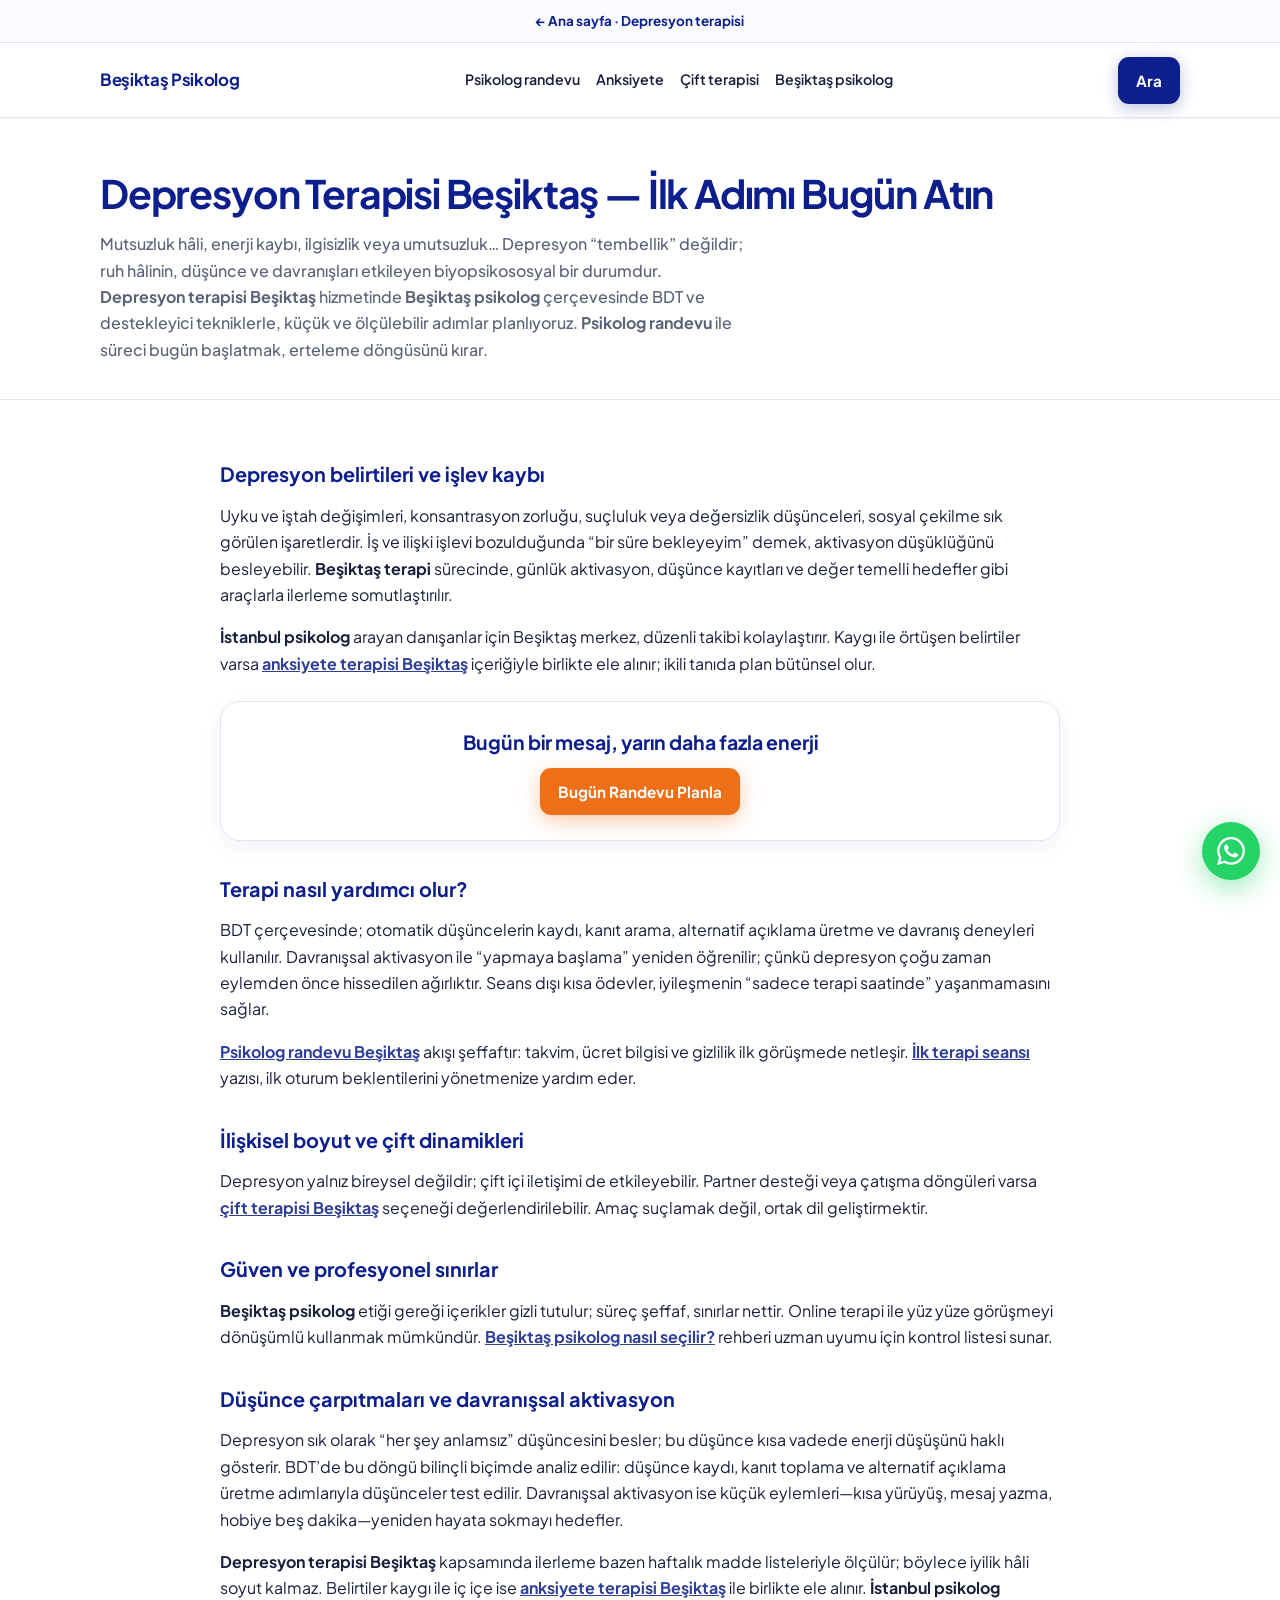
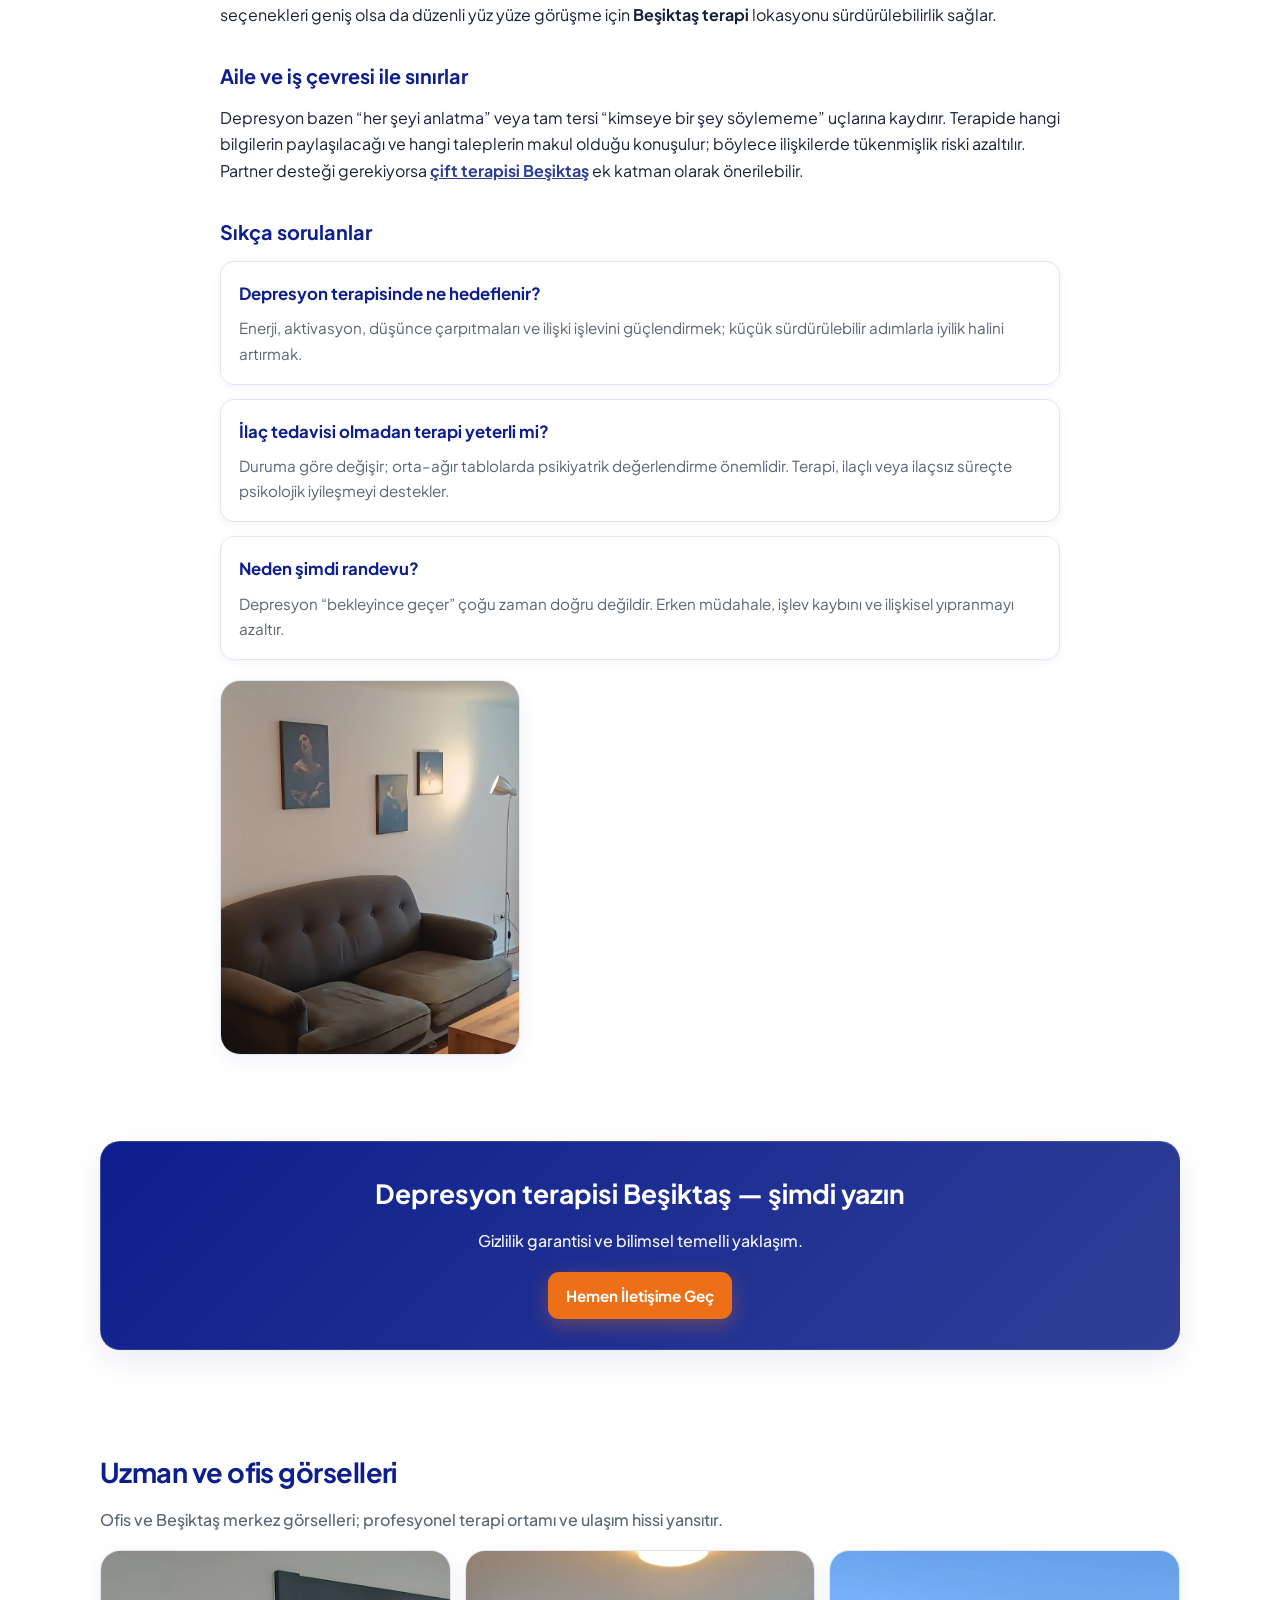
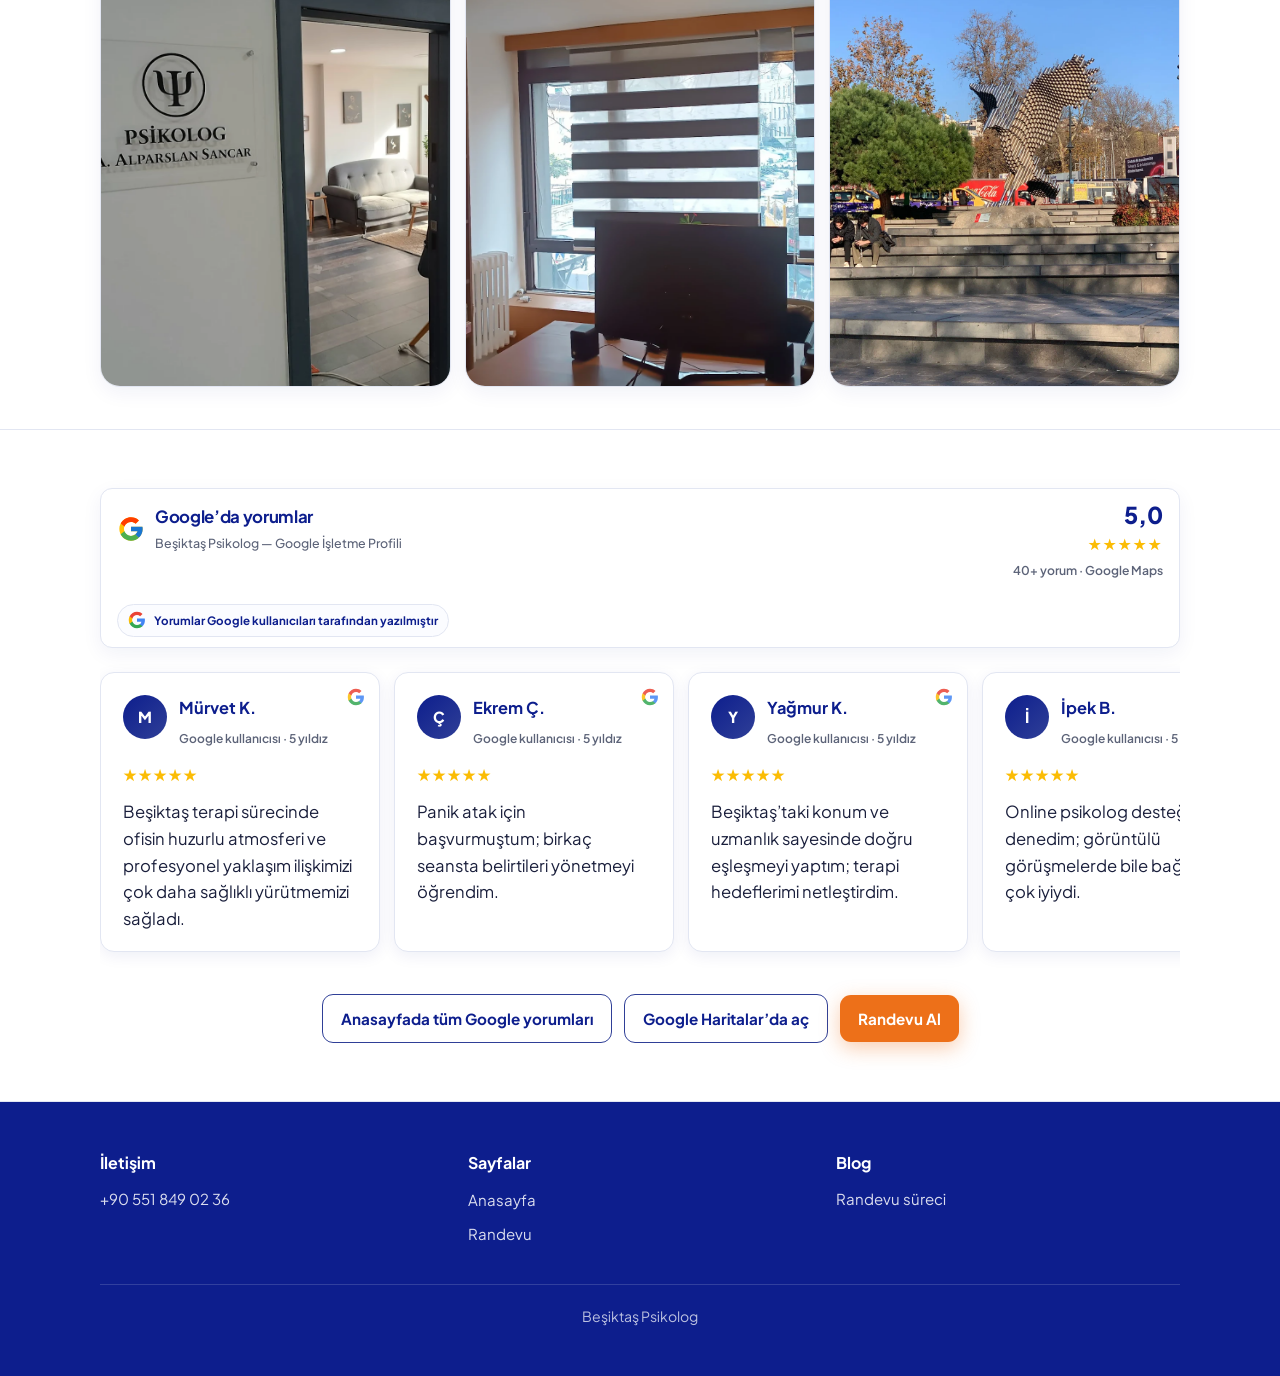
<file: depresyon-terapi-besiktas.html>
<!doctype html>
<html lang="tr">
<head>
  <meta charset="utf-8">
  <meta name="viewport" content="width=device-width, initial-scale=1">
  <title>Depresyon Terapisi Beşiktaş | İstanbul Psikolog Desteği</title>
  <meta name="description" content="Depresyon terapisi Beşiktaş: Beşiktaş psikolog ile enerji, ilgi ve umutsuzlukta bilimsel temelli destek. Psikolog randevu ve Beşiktaş terapi.">
  <link rel="canonical" href="https://besiktaspsikolog.org/depresyon-terapi-besiktas.html">
  <link rel="stylesheet" href="styles.css">
  <link rel="icon" href="favicon.ico">
  <script type="application/ld+json">
  {
    "@context": "https://schema.org",
    "@graph": [
      {
        "@type": "WebPage",
        "name": "Depresyon Terapisi Beşiktaş",
        "url": "https://besiktaspsikolog.org/depresyon-terapi-besiktas.html"
      },
      {
        "@type": "FAQPage",
        "mainEntity": [
          {
            "@type": "Question",
            "name": "Depresyon terapisinde ne hedeflenir?",
            "acceptedAnswer": {
              "@type": "Answer",
              "text": "Enerji, aktivasyon, düşünce çarpıtmaları ve ilişki işlevini güçlendirmek; küçük ama sürdürülebilir davranışsal adımlarla iyilik halini artırmak."
            }
          }
        ]
      }
    ]
  }
  </script>
</head>
<body>
  <div class="announcement"><a href="index.html" style="color:inherit;text-decoration:none;">← Ana sayfa</a> · Depresyon terapisi</div>
  <header class="header">
    <div class="container nav">
      <div class="logo"><a href="index.html">Beşiktaş Psikolog</a></div>
      <nav class="menu" aria-label="Menü">
        <a href="psikolog-randevu-besiktas.html">Psikolog randevu</a>
        <a href="anksiyete-terapi-besiktas.html">Anksiyete</a>
        <a href="cift-terapisi-besiktas.html">Çift terapisi</a>
        <a href="besiktas-psikolog.html">Beşiktaş psikolog</a>
      </nav>
      <a class="btn btn-call" href="tel:+905518490236">Ara</a>
    </div>
  </header>

  <main>
    <section class="page-hero">
      <div class="container">
        <h1>Depresyon Terapisi Beşiktaş — İlk Adımı Bugün Atın</h1>
        <p class="lead">Mutsuzluk hâli, enerji kaybı, ilgisizlik veya umutsuzluk… Depresyon “tembellik” değildir; ruh hâlinin, düşünce ve davranışları etkileyen biyopsikososyal bir durumdur. <strong>Depresyon terapisi Beşiktaş</strong> hizmetinde <strong>Beşiktaş psikolog</strong> çerçevesinde BDT ve destekleyici tekniklerle, küçük ve ölçülebilir adımlar planlıyoruz. <strong>Psikolog randevu</strong> ile süreci bugün başlatmak, erteleme döngüsünü kırar.</p>
      </div>
    </section>

    <section class="section">
      <div class="container prose">
        <h2>Depresyon belirtileri ve işlev kaybı</h2>
        <p>Uyku ve iştah değişimleri, konsantrasyon zorluğu, suçluluk veya değersizlik düşünceleri, sosyal çekilme sık görülen işaretlerdir. İş ve ilişki işlevi bozulduğunda “bir süre bekleyeyim” demek, aktivasyon düşüklüğünü besleyebilir. <strong>Beşiktaş terapi</strong> sürecinde, günlük aktivasyon, düşünce kayıtları ve değer temelli hedefler gibi araçlarla ilerleme somutlaştırılır.</p>
        <p><strong>İstanbul psikolog</strong> arayan danışanlar için Beşiktaş merkez, düzenli takibi kolaylaştırır. Kaygı ile örtüşen belirtiler varsa <a href="anksiyete-terapi-besiktas.html">anksiyete terapisi Beşiktaş</a> içeriğiyle birlikte ele alınır; ikili tanıda plan bütünsel olur.</p>

        <div class="cta-strip" style="margin:24px 0;">
          <h3>Bugün bir mesaj, yarın daha fazla enerji</h3>
          <a class="btn btn-cta" href="https://wa.me/905518490236?text=Depresyon%20terapisi%20Be%C5%9Fikta%C5%9F%20randevu." target="_blank" rel="noopener">Bugün Randevu Planla</a>
        </div>

        <h2>Terapi nasıl yardımcı olur?</h2>
        <p>BDT çerçevesinde; otomatik düşüncelerin kaydı, kanıt arama, alternatif açıklama üretme ve davranış deneyleri kullanılır. Davranışsal aktivasyon ile “yapmaya başlama” yeniden öğrenilir; çünkü depresyon çoğu zaman eylemden önce hissedilen ağırlıktır. Seans dışı kısa ödevler, iyileşmenin “sadece terapi saatinde” yaşanmamasını sağlar.</p>
        <p><a href="psikolog-randevu-besiktas.html">Psikolog randevu Beşiktaş</a> akışı şeffaftır: takvim, ücret bilgisi ve gizlilik ilk görüşmede netleşir. <a href="blog/ilk-terapi-seansi-nasil-gecer.html">İlk terapi seansı</a> yazısı, ilk oturum beklentilerini yönetmenize yardım eder.</p>

        <h2>İlişkisel boyut ve çift dinamikleri</h2>
        <p>Depresyon yalnız bireysel değildir; çift içi iletişimi de etkileyebilir. Partner desteği veya çatışma döngüleri varsa <a href="cift-terapisi-besiktas.html">çift terapisi Beşiktaş</a> seçeneği değerlendirilebilir. Amaç suçlamak değil, ortak dil geliştirmektir.</p>

        <h2>Güven ve profesyonel sınırlar</h2>
        <p><strong>Beşiktaş psikolog</strong> etiği gereği içerikler gizli tutulur; süreç şeffaf, sınırlar nettir. Online terapi ile yüz yüze görüşmeyi dönüşümlü kullanmak mümkündür. <a href="besiktas-psikolog.html">Beşiktaş psikolog nasıl seçilir?</a> rehberi uzman uyumu için kontrol listesi sunar.</p>

        <h2>Düşünce çarpıtmaları ve davranışsal aktivasyon</h2>
        <p>Depresyon sık olarak “her şey anlamsız” düşüncesini besler; bu düşünce kısa vadede enerji düşüşünü haklı gösterir. BDT’de bu döngü bilinçli biçimde analiz edilir: düşünce kaydı, kanıt toplama ve alternatif açıklama üretme adımlarıyla düşünceler test edilir. Davranışsal aktivasyon ise küçük eylemleri—kısa yürüyüş, mesaj yazma, hobiye beş dakika—yeniden hayata sokmayı hedefler.</p>
        <p><strong>Depresyon terapisi Beşiktaş</strong> kapsamında ilerleme bazen haftalık madde listeleriyle ölçülür; böylece iyilik hâli soyut kalmaz. Belirtiler kaygı ile iç içe ise <a href="anksiyete-terapi-besiktas.html">anksiyete terapisi Beşiktaş</a> ile birlikte ele alınır. <strong>İstanbul psikolog</strong> seçenekleri geniş olsa da düzenli yüz yüze görüşme için <strong>Beşiktaş terapi</strong> lokasyonu sürdürülebilirlik sağlar.</p>

        <h2>Aile ve iş çevresi ile sınırlar</h2>
        <p>Depresyon bazen “her şeyi anlatma” veya tam tersi “kimseye bir şey söylememe” uçlarına kaydırır. Terapide hangi bilgilerin paylaşılacağı ve hangi taleplerin makul olduğu konuşulur; böylece ilişkilerde tükenmişlik riski azaltılır. Partner desteği gerekiyorsa <a href="cift-terapisi-besiktas.html">çift terapisi Beşiktaş</a> ek katman olarak önerilebilir.</p>

        <h2>Sıkça sorulanlar</h2>
        <div class="faq-item">
          <h3>Depresyon terapisinde ne hedeflenir?</h3>
          <p>Enerji, aktivasyon, düşünce çarpıtmaları ve ilişki işlevini güçlendirmek; küçük sürdürülebilir adımlarla iyilik halini artırmak.</p>
        </div>
        <div class="faq-item">
          <h3>İlaç tedavisi olmadan terapi yeterli mi?</h3>
          <p>Duruma göre değişir; orta–ağır tablolarda psikiyatrik değerlendirme önemlidir. Terapi, ilaçlı veya ilaçsız süreçte psikolojik iyileşmeyi destekler.</p>
        </div>
        <div class="faq-item">
          <h3>Neden şimdi randevu?</h3>
          <p>Depresyon “bekleyince geçer” çoğu zaman doğru değildir. Erken müdahale, işlev kaybını ve ilişkisel yıpranmayı azaltır.</p>
        </div>

        <figure class="photo-card" style="max-width:300px;margin:20px 0;">
          <img src="images/ofis3.webp" width="300" height="375" loading="lazy" decoding="async" alt="İstanbul psikolog depresyon terapisi — Beşiktaş terapi ofisi">
        </figure>
      </div>
    </section>

    <section class="section" style="padding-top:0;">
      <div class="container">
        <div class="cta-band">
          <h3>Depresyon terapisi Beşiktaş — şimdi yazın</h3>
          <p>Gizlilik garantisi ve bilimsel temelli yaklaşım.</p>
          <a class="btn btn-cta" href="https://wa.me/905518490236?text=Depresyon%20i%C3%A7in%20psikolog%20randevu." target="_blank" rel="noopener">Hemen İletişime Geç</a>
        </div>
      </div>
    </section>
    <section class="section section--white photos-strip-section">
      <div class="container">
        <h2 class="section-title">Uzman ve ofis görselleri</h2>
        <p class="section-text" style="margin-bottom:12px;">Ofis ve Beşiktaş merkez görselleri; profesyonel terapi ortamı ve ulaşım hissi yansıtır.</p>
        <div class="photos-strip photos-strip--three">
          <figure class="photos-strip__item">
            <img src="images/ofis1.webp" width="360" height="450" loading="lazy" decoding="async" alt="Beşiktaş terapi ofisi — danışan odaklı ortam">
          </figure>
          <figure class="photos-strip__item">
            <img src="images/ofis2.webp" width="360" height="450" loading="lazy" decoding="async" alt="Beşiktaş psikolog — yüz yüze terapi için ofis">
          </figure>
          <figure class="photos-strip__item">
            <img src="images/besiktas1.webp" width="360" height="450" loading="lazy" decoding="async" alt="Beşiktaş merkez — İstanbul psikolog konumu">
          </figure>
        </div>
      </div>
    </section>

    <section class="section google-reviews-wrap" id="yorumlar">
      <div class="container">
        <div class="google-panel">
          <div class="google-panel__head">
            <div class="google-panel__brand">
              <div class="google-panel__g" aria-hidden="true">
                <svg width="44" height="44" viewBox="0 0 48 48"><path fill="#FFC107" d="M43.611 20.083H42V20H24v8h11.303c-1.649 4.657-6.08 8-11.303 8-6.627 0-12-5.373-12-12s5.373-12 12-12c3.059 0 5.842 1.154 7.961 3.039l5.657-5.657C34.046 6.053 29.268 4 24 4 12.955 4 4 12.955 4 24s8.955 20 20 20 20-8.955 20-20c0-1.341-.138-2.65-.389-3.917z"/><path fill="#FF3D00" d="m6.306 14.691 6.571 4.819C14.655 15.108 18.961 12 24 12c3.059 0 5.842 1.154 7.961 3.039l5.657-5.657C34.046 6.053 29.268 4 24 4 16.318 4 9.656 8.337 6.306 14.691z"/><path fill="#4CAF50" d="M24 44c5.166 0 9.86-1.977 13.409-5.192l-6.19-5.238A11.91 11.91 0 0 1 24 36c-5.202 0-9.619-3.317-11.283-7.946l-6.522 5.025C9.505 39.556 16.227 44 24 44z"/><path fill="#1976D2" d="M43.611 20.083H42V20H24v8h11.303a12.04 12.04 0 0 1-4.087 5.571l.003-.002 6.19 5.238C36.971 39.205 44 34 44 24c0-1.341-.138-2.65-.389-3.917z"/></svg>
              </div>
              <div>
                <p class="google-panel__title">Google’da yorumlar</p>
                <p class="google-panel__subtitle">Beşiktaş Psikolog — Google İşletme Profili</p>
              </div>
            </div>
            <div class="google-panel__rating">
              <div class="google-panel__score">5,0</div>
              <div class="google-panel__stars" aria-label="5 üzerinden 5">★★★★★</div>
              <p class="google-panel__meta">40+ yorum · Google Maps</p>
            </div>
          </div>
          <div class="google-panel__badge">
            <svg width="18" height="18" viewBox="0 0 24 24" aria-hidden="true"><path fill="#4285F4" d="M22.56 12.25c0-.78-.07-1.53-.2-2.25H12v4.26h5.92c-.26 1.37-1.04 2.53-2.21 3.31v2.77h3.57c2.08-1.92 3.28-4.74 3.28-8.09z"/><path fill="#34A853" d="M12 23c2.97 0 5.46-.98 7.28-2.66l-3.57-2.77c-.98.66-2.23 1.06-3.71 1.06-2.86 0-5.29-1.93-6.16-4.53H2.18v2.84C3.99 20.53 7.7 23 12 23z"/><path fill="#FBBC05" d="M5.84 14.09c-.22-.66-.35-1.36-.35-2.09s.13-1.43.35-2.09V7.07H2.18C1.43 8.55 1 10.22 1 12s.43 3.45 1.18 4.93l2.85-2.22.81-.62z"/><path fill="#EA4335" d="M12 5.38c1.62 0 3.06.56 4.21 1.64l3.15-3.15C17.45 2.09 14.97 1 12 1 7.7 1 3.99 3.47 2.18 7.07l3.66 2.84c.87-2.6 3.3-4.53 6.16-4.53z"/></svg>
            Yorumlar Google kullanıcıları tarafından yazılmıştır
          </div>
        </div>
        <div class="slider" aria-label="Google yorumları önizleme">
          <article class="review">
            <div class="review__g-icon" aria-hidden="true"><svg width="18" height="18" viewBox="0 0 24 24"><path fill="#4285F4" d="M22.56 12.25c0-.78-.07-1.53-.2-2.25H12v4.26h5.92c-.26 1.37-1.04 2.53-2.21 3.31v2.77h3.57c2.08-1.92 3.28-4.74 3.28-8.09z"/><path fill="#34A853" d="M12 23c2.97 0 5.46-.98 7.28-2.66l-3.57-2.77c-.98.66-2.23 1.06-3.71 1.06-2.86 0-5.29-1.93-6.16-4.53H2.18v2.84C3.99 20.53 7.7 23 12 23z"/><path fill="#FBBC05" d="M5.84 14.09c-.22-.66-.35-1.36-.35-2.09s.13-1.43.35-2.09V7.07H2.18C1.43 8.55 1 10.22 1 12s.43 3.45 1.18 4.93l2.85-2.22.81-.62z"/><path fill="#EA4335" d="M12 5.38c1.62 0 3.06.56 4.21 1.64l3.15-3.15C17.45 2.09 14.97 1 12 1 7.7 1 3.99 3.47 2.18 7.07l3.66 2.84c.87-2.6 3.3-4.53 6.16-4.53z"/></svg></div>
            <div class="review__top">
              <div class="review__avatar" aria-hidden="true">M</div>
              <div class="review__meta">
                <strong>Mürvet K.</strong>
                <span class="review__label">Google kullanıcısı · 5 yıldız</span>
              </div>
            </div>
            <div class="stars">★★★★★</div>
            <p>Beşiktaş terapi sürecinde ofisin huzurlu atmosferi ve profesyonel yaklaşım ilişkimizi çok daha sağlıklı yürütmemizi sağladı.</p>
          </article>
          <article class="review">
            <div class="review__g-icon" aria-hidden="true"><svg width="18" height="18" viewBox="0 0 24 24"><path fill="#4285F4" d="M22.56 12.25c0-.78-.07-1.53-.2-2.25H12v4.26h5.92c-.26 1.37-1.04 2.53-2.21 3.31v2.77h3.57c2.08-1.92 3.28-4.74 3.28-8.09z"/><path fill="#34A853" d="M12 23c2.97 0 5.46-.98 7.28-2.66l-3.57-2.77c-.98.66-2.23 1.06-3.71 1.06-2.86 0-5.29-1.93-6.16-4.53H2.18v2.84C3.99 20.53 7.7 23 12 23z"/><path fill="#FBBC05" d="M5.84 14.09c-.22-.66-.35-1.36-.35-2.09s.13-1.43.35-2.09V7.07H2.18C1.43 8.55 1 10.22 1 12s.43 3.45 1.18 4.93l2.85-2.22.81-.62z"/><path fill="#EA4335" d="M12 5.38c1.62 0 3.06.56 4.21 1.64l3.15-3.15C17.45 2.09 14.97 1 12 1 7.7 1 3.99 3.47 2.18 7.07l3.66 2.84c.87-2.6 3.3-4.53 6.16-4.53z"/></svg></div>
            <div class="review__top">
              <div class="review__avatar" aria-hidden="true">Ç</div>
              <div class="review__meta">
                <strong>Ekrem Ç.</strong>
                <span class="review__label">Google kullanıcısı · 5 yıldız</span>
              </div>
            </div>
            <div class="stars">★★★★★</div>
            <p>Panik atak için başvurmuştum; birkaç seansta belirtileri yönetmeyi öğrendim.</p>
          </article>
          <article class="review">
            <div class="review__g-icon" aria-hidden="true"><svg width="18" height="18" viewBox="0 0 24 24"><path fill="#4285F4" d="M22.56 12.25c0-.78-.07-1.53-.2-2.25H12v4.26h5.92c-.26 1.37-1.04 2.53-2.21 3.31v2.77h3.57c2.08-1.92 3.28-4.74 3.28-8.09z"/><path fill="#34A853" d="M12 23c2.97 0 5.46-.98 7.28-2.66l-3.57-2.77c-.98.66-2.23 1.06-3.71 1.06-2.86 0-5.29-1.93-6.16-4.53H2.18v2.84C3.99 20.53 7.7 23 12 23z"/><path fill="#FBBC05" d="M5.84 14.09c-.22-.66-.35-1.36-.35-2.09s.13-1.43.35-2.09V7.07H2.18C1.43 8.55 1 10.22 1 12s.43 3.45 1.18 4.93l2.85-2.22.81-.62z"/><path fill="#EA4335" d="M12 5.38c1.62 0 3.06.56 4.21 1.64l3.15-3.15C17.45 2.09 14.97 1 12 1 7.7 1 3.99 3.47 2.18 7.07l3.66 2.84c.87-2.6 3.3-4.53 6.16-4.53z"/></svg></div>
            <div class="review__top">
              <div class="review__avatar" aria-hidden="true">Y</div>
              <div class="review__meta">
                <strong>Yağmur K.</strong>
                <span class="review__label">Google kullanıcısı · 5 yıldız</span>
              </div>
            </div>
            <div class="stars">★★★★★</div>
            <p>Beşiktaş’taki konum ve uzmanlık sayesinde doğru eşleşmeyi yaptım; terapi hedeflerimi netleştirdim.</p>
          </article>
          <article class="review">
            <div class="review__g-icon" aria-hidden="true"><svg width="18" height="18" viewBox="0 0 24 24"><path fill="#4285F4" d="M22.56 12.25c0-.78-.07-1.53-.2-2.25H12v4.26h5.92c-.26 1.37-1.04 2.53-2.21 3.31v2.77h3.57c2.08-1.92 3.28-4.74 3.28-8.09z"/><path fill="#34A853" d="M12 23c2.97 0 5.46-.98 7.28-2.66l-3.57-2.77c-.98.66-2.23 1.06-3.71 1.06-2.86 0-5.29-1.93-6.16-4.53H2.18v2.84C3.99 20.53 7.7 23 12 23z"/><path fill="#FBBC05" d="M5.84 14.09c-.22-.66-.35-1.36-.35-2.09s.13-1.43.35-2.09V7.07H2.18C1.43 8.55 1 10.22 1 12s.43 3.45 1.18 4.93l2.85-2.22.81-.62z"/><path fill="#EA4335" d="M12 5.38c1.62 0 3.06.56 4.21 1.64l3.15-3.15C17.45 2.09 14.97 1 12 1 7.7 1 3.99 3.47 2.18 7.07l3.66 2.84c.87-2.6 3.3-4.53 6.16-4.53z"/></svg></div>
            <div class="review__top">
              <div class="review__avatar" aria-hidden="true">İ</div>
              <div class="review__meta">
                <strong>İpek B.</strong>
                <span class="review__label">Google kullanıcısı · 5 yıldız</span>
              </div>
            </div>
            <div class="stars">★★★★★</div>
            <p>Online psikolog desteği de denedim; görüntülü görüşmelerde bile bağlantı çok iyiydi.</p>
          </article>
        </div>
        <div class="section-cta">
          <a class="btn btn-outline" href="index.html#yorumlar">Anasayfada tüm Google yorumları</a>
          <a class="btn btn-outline" href="https://maps.app.goo.gl/UREmy2i7TNAJbgYdA" target="_blank" rel="noopener">Google Haritalar’da aç</a>
          <a class="btn btn-cta" href="https://wa.me/905518490236?text=Randevu%20talebi" target="_blank" rel="noopener">Randevu Al</a>
        </div>
      </div>
    </section>
  </main>

  <footer class="footer">
    <div class="container">
      <div class="footer-grid">
        <div><h4>İletişim</h4><p><a href="tel:+905518490236">+90 551 849 02 36</a></p></div>
        <div><h4>Sayfalar</h4><ul class="footer-links"><li><a href="index.html">Anasayfa</a></li><li><a href="psikolog-randevu-besiktas.html">Randevu</a></li></ul></div>
        <div><h4>Blog</h4><p><a href="blog/psikolog-randevu-sureci-nasil-isler.html">Randevu süreci</a></p></div>
      </div>
      <div class="footer-bottom">Beşiktaş Psikolog</div>
    </div>
  </footer>
  <a class="sticky-whatsapp" href="https://wa.me/905518490236?text=Depresyon%20terapisi" target="_blank" rel="noopener" aria-label="WhatsApp"><svg xmlns="http://www.w3.org/2000/svg" viewBox="0 0 24 24" width="28" height="28" aria-hidden="true" focusable="false"><path fill="currentColor" d="M17.472 14.382c-.297-.149-1.758-.867-2.03-.967-.273-.099-.471-.148-.67.15-.197.297-.767.966-.94 1.164-.173.199-.347.223-.644.075-.297-.15-1.255-.463-2.39-1.475-.883-.788-1.48-1.761-1.653-2.059-.173-.297-.018-.458.13-.606.134-.133.298-.347.446-.52.149-.174.198-.298.298-.497.099-.198.05-.371-.025-.52-.075-.149-.669-1.612-.916-2.207-.242-.579-.487-.5-.669-.51-.173-.008-.371-.01-.57-.01-.198 0-.52.074-.792.372-.272.297-1.04 1.016-1.04 2.479 0 1.462 1.065 2.875 1.213 3.074.149.198 2.096 3.2 5.076 4.487.709.306 1.262.489 1.694.625.712.227 1.36.195 1.871.118.571-.085 1.758-.719 2.006-1.413.248-.694.248-1.289.173-1.413-.074-.124-.272-.198-.57-.347m-5.421 7.403h-.004a9.87 9.87 0 01-5.031-1.378l-.361-.214-3.741.982.998-3.648-.235-.374a9.86 9.86 0 01-1.51-5.26c.001-5.45 4.436-9.884 9.888-9.884 2.64 0 5.122 1.03 6.988 2.898a9.825 9.825 0 012.893 6.994c-.003 5.45-4.435 9.884-9.881 9.884m8.413-18.297A11.815 11.815 0 0012.05 0C5.495 0 .16 5.335.157 11.892c0 2.096.547 4.142 1.588 5.945L.057 24l6.305-1.654a11.882 11.882 0 005.683 1.448h.005c6.554 0 11.89-5.335 11.893-11.893a11.821 11.821 0 00-3.48-8.413Z"/></svg></a>
</body>
</html>
</file>
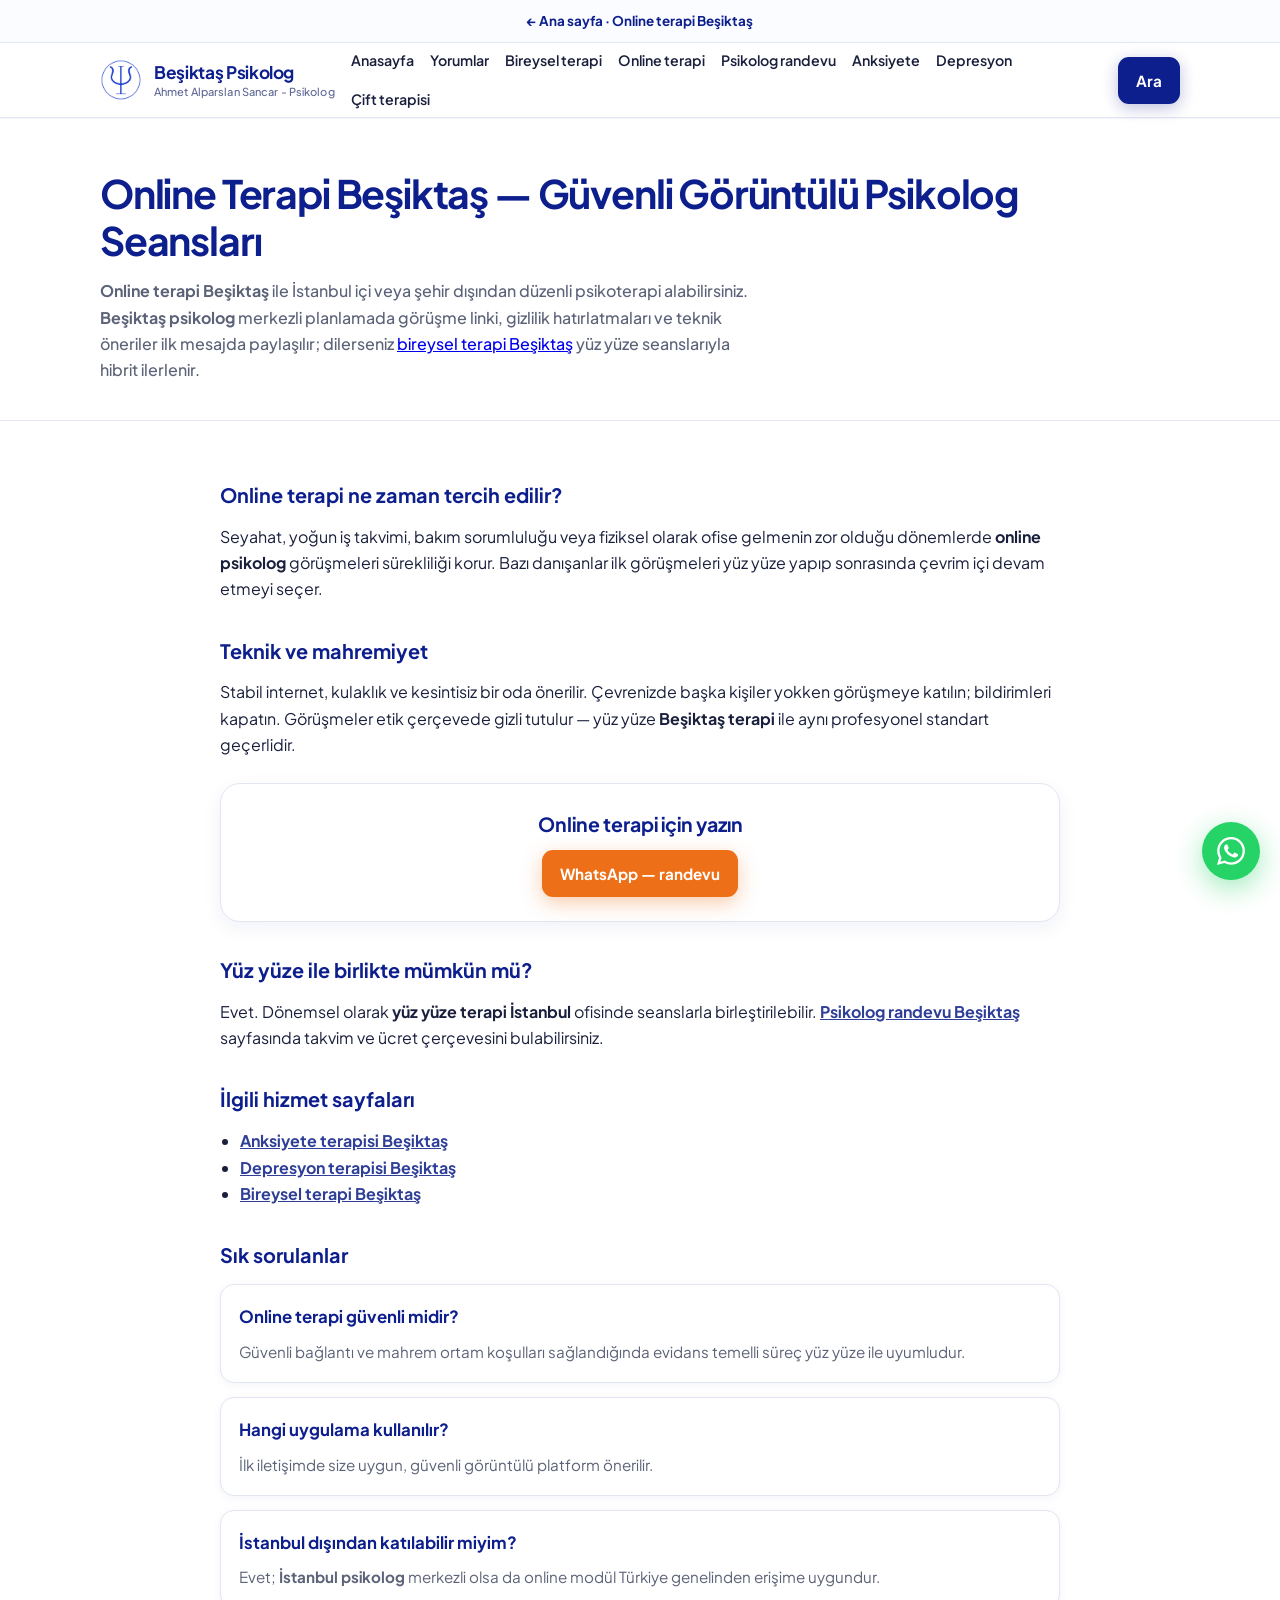
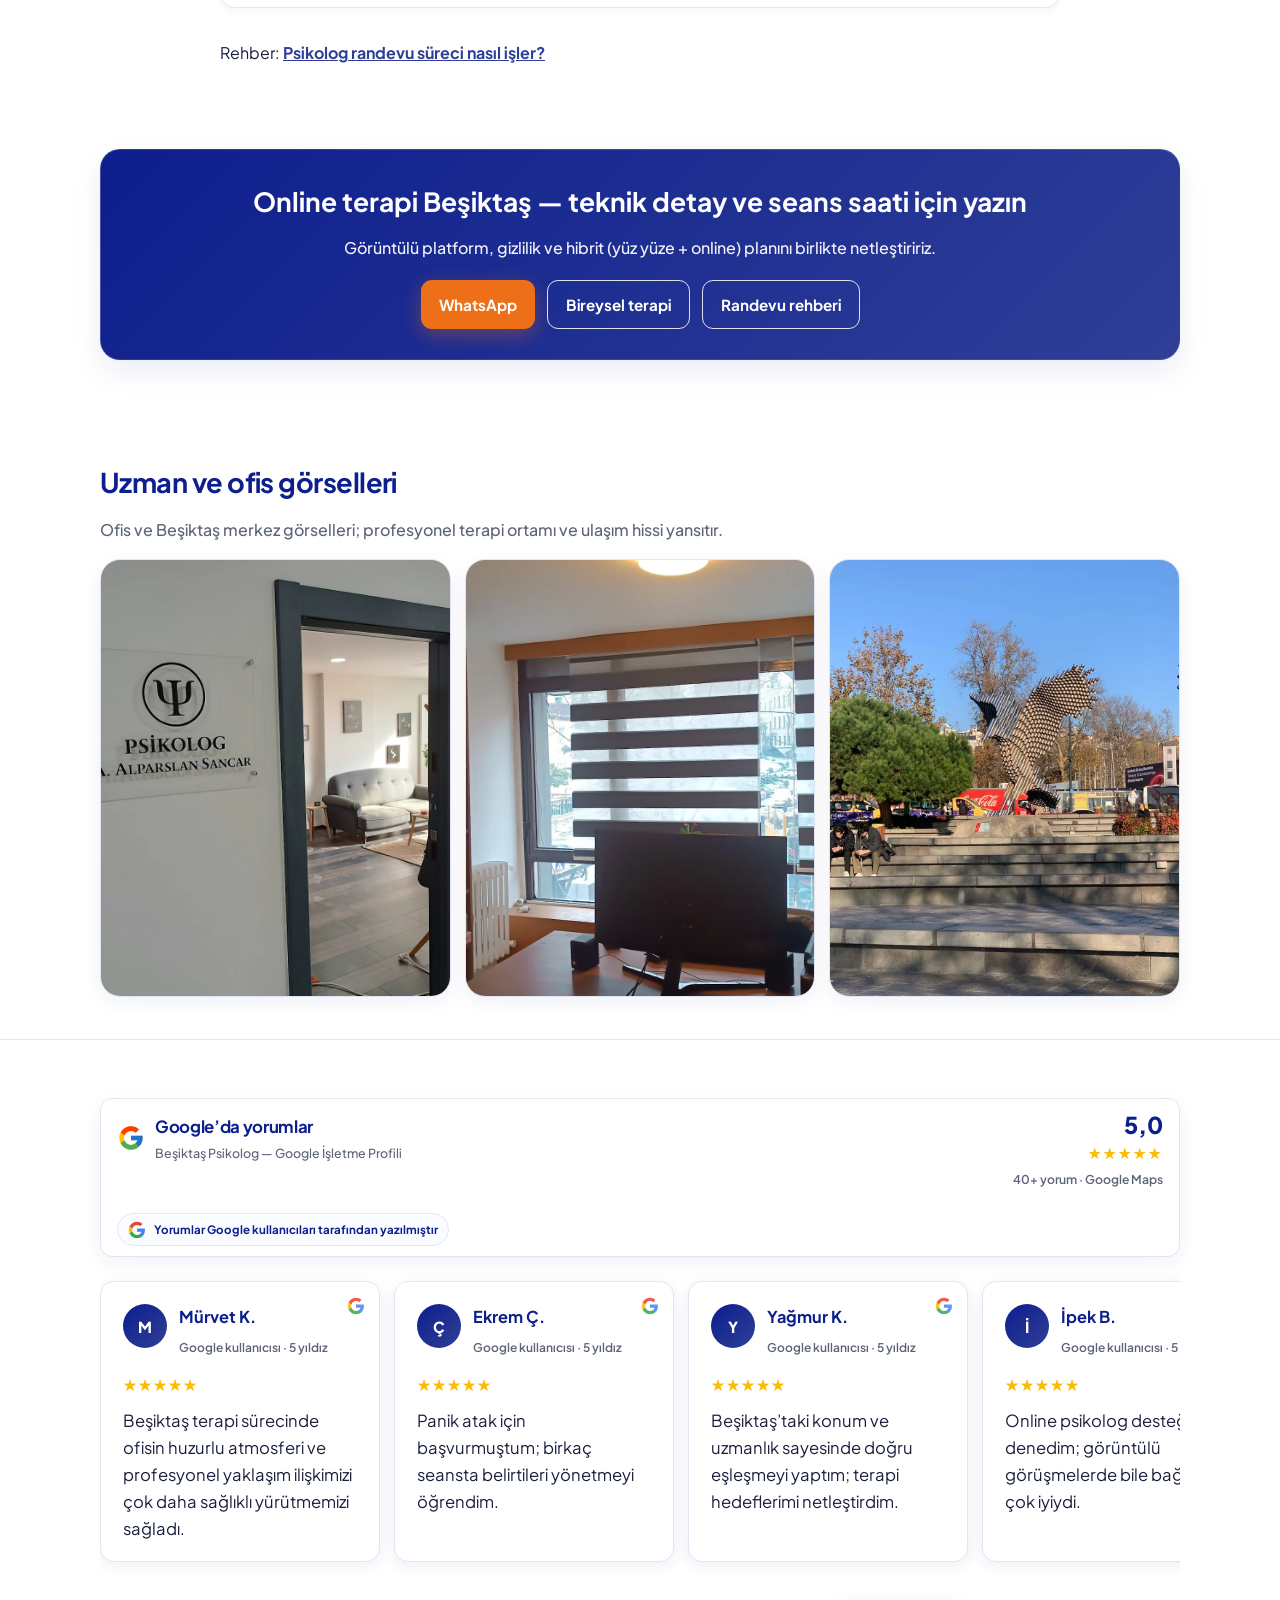
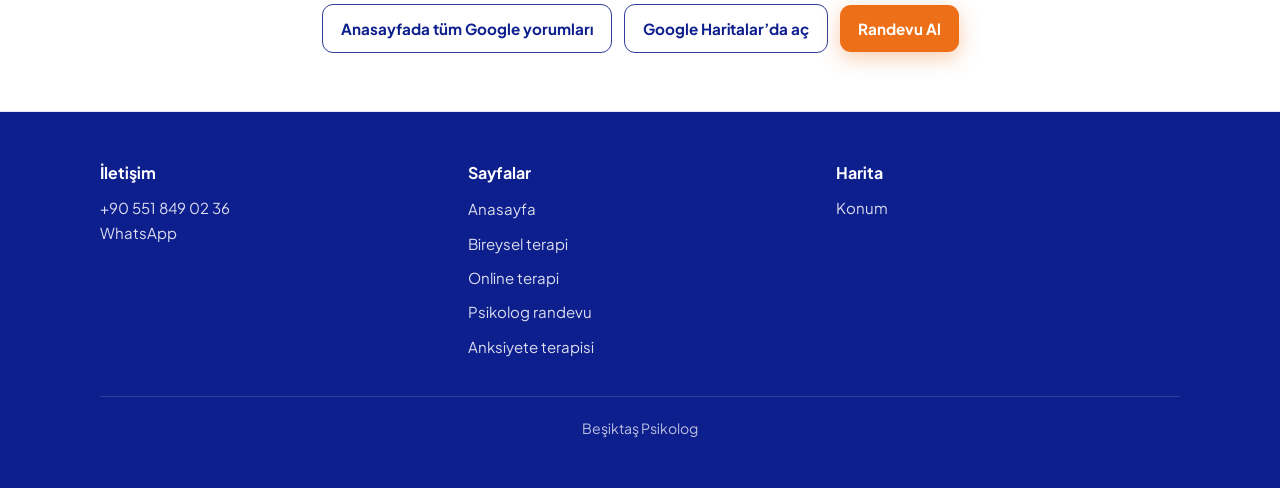
<file: online-terapi-besiktas.html>
<!doctype html>
<html lang="tr">
<head>
  <meta charset="utf-8">
  <meta name="viewport" content="width=device-width, initial-scale=1">
  <title>Online Terapi Beşiktaş | Görüntülü Psikolog Randevu</title>
  <meta name="description" content="Online terapi Beşiktaş: güvenli görüntülü psikolog seansı, gizlilik ve teknik rehber. Beşiktaş psikolog ile yüz yüze randevuya alternatif veya tamamlayıcı online destek.">
  <link rel="canonical" href="https://besiktaspsikolog.org/online-terapi-besiktas.html">
  <meta name="robots" content="index,follow">
  <meta property="og:title" content="Online Terapi Beşiktaş | Görüntülü Psikolog">
  <meta property="og:url" content="https://besiktaspsikolog.org/online-terapi-besiktas.html">
  <meta property="og:description" content="Online psikolog seansları: Beşiktaş merkezli uzmanla güvenli görüntülü terapi.">
  <link rel="stylesheet" href="styles.css">
  <link rel="icon" href="favicon.ico">

  <script type="application/ld+json">
  {
    "@context": "https://schema.org",
    "@graph": [
      {
        "@type": "WebPage",
        "@id": "https://besiktaspsikolog.org/online-terapi-besiktas.html#webpage",
        "url": "https://besiktaspsikolog.org/online-terapi-besiktas.html",
        "name": "Online Terapi Beşiktaş | Görüntülü Psikolog",
        "about": { "@id": "https://besiktaspsikolog.org/#localbusiness" }
      },
      {
        "@type": "FAQPage",
        "mainEntity": [
          {
            "@type": "Question",
            "name": "Online terapi güvenli midir?",
            "acceptedAnswer": {
              "@type": "Answer",
              "text": "Güvenli bağlantı ve mahrem ortam koşulları sağlandığında evidans temelli süreç yüz yüze ile uyumludur."
            }
          },
          {
            "@type": "Question",
            "name": "Hangi uygulama kullanılır?",
            "acceptedAnswer": {
              "@type": "Answer",
              "text": "İlk iletişimde size uygun, güvenli görüntülü platform önerilir."
            }
          },
          {
            "@type": "Question",
            "name": "İstanbul dışından katılabilir miyim?",
            "acceptedAnswer": {
              "@type": "Answer",
              "text": "Evet; online modül Türkiye genelinden erişime uygundur."
            }
          }
        ]
      }
    ]
  }
  </script>
</head>
<body>
  <div class="announcement"><a href="index.html" style="color:inherit;text-decoration:none;">← Ana sayfa</a> · Online terapi Beşiktaş</div>
  <header class="header">
    <div class="container nav">
      <a class="brand" href="index.html">
        <img src="images/logo.png" width="42" height="42" alt="">
        <span class="brand-text">Beşiktaş Psikolog <small>Ahmet Alparslan Sancar - Psikolog</small></span>
      </a>
      <nav class="menu menu--sub" aria-label="Menü">
        <div class="menu__mobile-bar">
          <a class="menu__pill" href="index.html">Ana</a>
          <a class="menu__pill" href="index.html#yorumlar">Yorumlar</a>
          <a class="menu__pill" href="psikolog-randevu-besiktas.html">Randevu</a>
          <details class="menu__drawer">
            <summary class="menu__pill menu__pill--more" aria-label="Diğer sayfalar">⋯</summary>
            <div class="menu__drawer-panel">
              <a href="bireysel-terapi-besiktas.html">Bireysel terapi</a>
              <a href="online-terapi-besiktas.html">Online terapi</a>
              <a href="anksiyete-terapi-besiktas.html">Anksiyete</a>
              <a href="depresyon-terapi-besiktas.html">Depresyon</a>
              <a href="cift-terapisi-besiktas.html">Çift terapisi</a>
            </div>
          </details>
        </div>
        <div class="menu__desktop">
          <a href="index.html">Anasayfa</a>
          <a href="index.html#yorumlar">Yorumlar</a>
          <a href="bireysel-terapi-besiktas.html">Bireysel terapi</a>
          <a href="online-terapi-besiktas.html">Online terapi</a>
          <a href="psikolog-randevu-besiktas.html">Psikolog randevu</a>
          <a href="anksiyete-terapi-besiktas.html">Anksiyete</a>
          <a href="depresyon-terapi-besiktas.html">Depresyon</a>
          <a href="cift-terapisi-besiktas.html">Çift terapisi</a>
        </div>
      </nav>
      <a class="btn btn-call" href="tel:+905518490236">Ara</a>
    </div>
  </header>

  <main>
    <section class="page-hero">
      <div class="container">
        <h1>Online Terapi Beşiktaş — Güvenli Görüntülü Psikolog Seansları</h1>
        <p class="lead"><strong>Online terapi Beşiktaş</strong> ile İstanbul içi veya şehir dışından düzenli psikoterapi alabilirsiniz. <strong>Beşiktaş psikolog</strong> merkezli planlamada görüşme linki, gizlilik hatırlatmaları ve teknik öneriler ilk mesajda paylaşılır; dilerseniz <a href="bireysel-terapi-besiktas.html">bireysel terapi Beşiktaş</a> yüz yüze seanslarıyla hibrit ilerlenir.</p>
      </div>
    </section>

    <section class="section">
      <div class="container prose">
        <h2>Online terapi ne zaman tercih edilir?</h2>
        <p>Seyahat, yoğun iş takvimi, bakım sorumluluğu veya fiziksel olarak ofise gelmenin zor olduğu dönemlerde <strong>online psikolog</strong> görüşmeleri sürekliliği korur. Bazı danışanlar ilk görüşmeleri yüz yüze yapıp sonrasında çevrim içi devam etmeyi seçer.</p>

        <h2>Teknik ve mahremiyet</h2>
        <p>Stabil internet, kulaklık ve kesintisiz bir oda önerilir. Çevrenizde başka kişiler yokken görüşmeye katılın; bildirimleri kapatın. Görüşmeler etik çerçevede gizli tutulur — yüz yüze <strong>Beşiktaş terapi</strong> ile aynı profesyonel standart geçerlidir.</p>

        <div class="cta-strip" style="margin-top:24px;">
          <h3>Online terapi için yazın</h3>
          <a class="btn btn-cta" href="https://wa.me/905518490236?text=Online%20terapi%20Be%C5%9Fikta%C5%9F%20randevu." target="_blank" rel="noopener">WhatsApp — randevu</a>
        </div>

        <h2>Yüz yüze ile birlikte mümkün mü?</h2>
        <p>Evet. Dönemsel olarak <strong>yüz yüze terapi İstanbul</strong> ofisinde seanslarla birleştirilebilir. <a href="psikolog-randevu-besiktas.html">Psikolog randevu Beşiktaş</a> sayfasında takvim ve ücret çerçevesini bulabilirsiniz.</p>

        <h2>İlgili hizmet sayfaları</h2>
        <ul>
          <li><a href="anksiyete-terapi-besiktas.html">Anksiyete terapisi Beşiktaş</a></li>
          <li><a href="depresyon-terapi-besiktas.html">Depresyon terapisi Beşiktaş</a></li>
          <li><a href="bireysel-terapi-besiktas.html">Bireysel terapi Beşiktaş</a></li>
        </ul>

        <h2>Sık sorulanlar</h2>
        <div class="faq-item">
          <h3>Online terapi güvenli midir?</h3>
          <p>Güvenli bağlantı ve mahrem ortam koşulları sağlandığında evidans temelli süreç yüz yüze ile uyumludur.</p>
        </div>
        <div class="faq-item">
          <h3>Hangi uygulama kullanılır?</h3>
          <p>İlk iletişimde size uygun, güvenli görüntülü platform önerilir.</p>
        </div>
        <div class="faq-item">
          <h3>İstanbul dışından katılabilir miyim?</h3>
          <p>Evet; <strong>İstanbul psikolog</strong> merkezli olsa da online modül Türkiye genelinden erişime uygundur.</p>
        </div>

        <p style="margin-top:2rem;">Rehber: <a href="blog/psikolog-randevu-sureci-nasil-isler.html">Psikolog randevu süreci nasıl işler?</a></p>
      </div>
    </section>

    <section class="section" style="padding-top:0;">
      <div class="container">
        <div class="cta-band">
          <h3>Online terapi Beşiktaş — teknik detay ve seans saati için yazın</h3>
          <p>Görüntülü platform, gizlilik ve hibrit (yüz yüze + online) planını birlikte netleştiririz.</p>
          <div class="btn-row">
            <a class="btn btn-cta" href="https://wa.me/905518490236?text=Online%20terapi%20Be%C5%9Fikta%C5%9F%20%E2%80%94%20randevu%20talebi." target="_blank" rel="noopener">WhatsApp</a>
            <a class="btn btn-outline" href="bireysel-terapi-besiktas.html">Bireysel terapi</a>
            <a class="btn btn-outline" href="psikolog-randevu-besiktas.html">Randevu rehberi</a>
          </div>
        </div>
      </div>
    </section>
    <section class="section section--white photos-strip-section">
      <div class="container">
        <h2 class="section-title">Uzman ve ofis görselleri</h2>
        <p class="section-text" style="margin-bottom:12px;">Ofis ve Beşiktaş merkez görselleri; profesyonel terapi ortamı ve ulaşım hissi yansıtır.</p>
        <div class="photos-strip photos-strip--three">
          <figure class="photos-strip__item">
            <img src="images/ofis1.webp" width="360" height="450" loading="lazy" decoding="async" alt="Beşiktaş terapi ofisi — danışan odaklı ortam">
          </figure>
          <figure class="photos-strip__item">
            <img src="images/ofis2.webp" width="360" height="450" loading="lazy" decoding="async" alt="Beşiktaş psikolog — yüz yüze terapi için ofis">
          </figure>
          <figure class="photos-strip__item">
            <img src="images/besiktas1.webp" width="360" height="450" loading="lazy" decoding="async" alt="Beşiktaş merkez — İstanbul psikolog konumu">
          </figure>
        </div>
      </div>
    </section>

    <section class="section google-reviews-wrap" id="yorumlar">
      <div class="container">
        <div class="google-panel">
          <div class="google-panel__head">
            <div class="google-panel__brand">
              <div class="google-panel__g" aria-hidden="true">
                <svg width="44" height="44" viewBox="0 0 48 48"><path fill="#FFC107" d="M43.611 20.083H42V20H24v8h11.303c-1.649 4.657-6.08 8-11.303 8-6.627 0-12-5.373-12-12s5.373-12 12-12c3.059 0 5.842 1.154 7.961 3.039l5.657-5.657C34.046 6.053 29.268 4 24 4 12.955 4 4 12.955 4 24s8.955 20 20 20 20-8.955 20-20c0-1.341-.138-2.65-.389-3.917z"/><path fill="#FF3D00" d="m6.306 14.691 6.571 4.819C14.655 15.108 18.961 12 24 12c3.059 0 5.842 1.154 7.961 3.039l5.657-5.657C34.046 6.053 29.268 4 24 4 16.318 4 9.656 8.337 6.306 14.691z"/><path fill="#4CAF50" d="M24 44c5.166 0 9.86-1.977 13.409-5.192l-6.19-5.238A11.91 11.91 0 0 1 24 36c-5.202 0-9.619-3.317-11.283-7.946l-6.522 5.025C9.505 39.556 16.227 44 24 44z"/><path fill="#1976D2" d="M43.611 20.083H42V20H24v8h11.303a12.04 12.04 0 0 1-4.087 5.571l.003-.002 6.19 5.238C36.971 39.205 44 34 44 24c0-1.341-.138-2.65-.389-3.917z"/></svg>
              </div>
              <div>
                <p class="google-panel__title">Google’da yorumlar</p>
                <p class="google-panel__subtitle">Beşiktaş Psikolog — Google İşletme Profili</p>
              </div>
            </div>
            <div class="google-panel__rating">
              <div class="google-panel__score">5,0</div>
              <div class="google-panel__stars" aria-label="5 üzerinden 5">★★★★★</div>
              <p class="google-panel__meta">40+ yorum · Google Maps</p>
            </div>
          </div>
          <div class="google-panel__badge">
            <svg width="18" height="18" viewBox="0 0 24 24" aria-hidden="true"><path fill="#4285F4" d="M22.56 12.25c0-.78-.07-1.53-.2-2.25H12v4.26h5.92c-.26 1.37-1.04 2.53-2.21 3.31v2.77h3.57c2.08-1.92 3.28-4.74 3.28-8.09z"/><path fill="#34A853" d="M12 23c2.97 0 5.46-.98 7.28-2.66l-3.57-2.77c-.98.66-2.23 1.06-3.71 1.06-2.86 0-5.29-1.93-6.16-4.53H2.18v2.84C3.99 20.53 7.7 23 12 23z"/><path fill="#FBBC05" d="M5.84 14.09c-.22-.66-.35-1.36-.35-2.09s.13-1.43.35-2.09V7.07H2.18C1.43 8.55 1 10.22 1 12s.43 3.45 1.18 4.93l2.85-2.22.81-.62z"/><path fill="#EA4335" d="M12 5.38c1.62 0 3.06.56 4.21 1.64l3.15-3.15C17.45 2.09 14.97 1 12 1 7.7 1 3.99 3.47 2.18 7.07l3.66 2.84c.87-2.6 3.3-4.53 6.16-4.53z"/></svg>
            Yorumlar Google kullanıcıları tarafından yazılmıştır
          </div>
        </div>
        <div class="slider" aria-label="Google yorumları önizleme">
          <article class="review">
            <div class="review__g-icon" aria-hidden="true"><svg width="18" height="18" viewBox="0 0 24 24"><path fill="#4285F4" d="M22.56 12.25c0-.78-.07-1.53-.2-2.25H12v4.26h5.92c-.26 1.37-1.04 2.53-2.21 3.31v2.77h3.57c2.08-1.92 3.28-4.74 3.28-8.09z"/><path fill="#34A853" d="M12 23c2.97 0 5.46-.98 7.28-2.66l-3.57-2.77c-.98.66-2.23 1.06-3.71 1.06-2.86 0-5.29-1.93-6.16-4.53H2.18v2.84C3.99 20.53 7.7 23 12 23z"/><path fill="#FBBC05" d="M5.84 14.09c-.22-.66-.35-1.36-.35-2.09s.13-1.43.35-2.09V7.07H2.18C1.43 8.55 1 10.22 1 12s.43 3.45 1.18 4.93l2.85-2.22.81-.62z"/><path fill="#EA4335" d="M12 5.38c1.62 0 3.06.56 4.21 1.64l3.15-3.15C17.45 2.09 14.97 1 12 1 7.7 1 3.99 3.47 2.18 7.07l3.66 2.84c.87-2.6 3.3-4.53 6.16-4.53z"/></svg></div>
            <div class="review__top">
              <div class="review__avatar" aria-hidden="true">M</div>
              <div class="review__meta">
                <strong>Mürvet K.</strong>
                <span class="review__label">Google kullanıcısı · 5 yıldız</span>
              </div>
            </div>
            <div class="stars">★★★★★</div>
            <p>Beşiktaş terapi sürecinde ofisin huzurlu atmosferi ve profesyonel yaklaşım ilişkimizi çok daha sağlıklı yürütmemizi sağladı.</p>
          </article>
          <article class="review">
            <div class="review__g-icon" aria-hidden="true"><svg width="18" height="18" viewBox="0 0 24 24"><path fill="#4285F4" d="M22.56 12.25c0-.78-.07-1.53-.2-2.25H12v4.26h5.92c-.26 1.37-1.04 2.53-2.21 3.31v2.77h3.57c2.08-1.92 3.28-4.74 3.28-8.09z"/><path fill="#34A853" d="M12 23c2.97 0 5.46-.98 7.28-2.66l-3.57-2.77c-.98.66-2.23 1.06-3.71 1.06-2.86 0-5.29-1.93-6.16-4.53H2.18v2.84C3.99 20.53 7.7 23 12 23z"/><path fill="#FBBC05" d="M5.84 14.09c-.22-.66-.35-1.36-.35-2.09s.13-1.43.35-2.09V7.07H2.18C1.43 8.55 1 10.22 1 12s.43 3.45 1.18 4.93l2.85-2.22.81-.62z"/><path fill="#EA4335" d="M12 5.38c1.62 0 3.06.56 4.21 1.64l3.15-3.15C17.45 2.09 14.97 1 12 1 7.7 1 3.99 3.47 2.18 7.07l3.66 2.84c.87-2.6 3.3-4.53 6.16-4.53z"/></svg></div>
            <div class="review__top">
              <div class="review__avatar" aria-hidden="true">Ç</div>
              <div class="review__meta">
                <strong>Ekrem Ç.</strong>
                <span class="review__label">Google kullanıcısı · 5 yıldız</span>
              </div>
            </div>
            <div class="stars">★★★★★</div>
            <p>Panik atak için başvurmuştum; birkaç seansta belirtileri yönetmeyi öğrendim.</p>
          </article>
          <article class="review">
            <div class="review__g-icon" aria-hidden="true"><svg width="18" height="18" viewBox="0 0 24 24"><path fill="#4285F4" d="M22.56 12.25c0-.78-.07-1.53-.2-2.25H12v4.26h5.92c-.26 1.37-1.04 2.53-2.21 3.31v2.77h3.57c2.08-1.92 3.28-4.74 3.28-8.09z"/><path fill="#34A853" d="M12 23c2.97 0 5.46-.98 7.28-2.66l-3.57-2.77c-.98.66-2.23 1.06-3.71 1.06-2.86 0-5.29-1.93-6.16-4.53H2.18v2.84C3.99 20.53 7.7 23 12 23z"/><path fill="#FBBC05" d="M5.84 14.09c-.22-.66-.35-1.36-.35-2.09s.13-1.43.35-2.09V7.07H2.18C1.43 8.55 1 10.22 1 12s.43 3.45 1.18 4.93l2.85-2.22.81-.62z"/><path fill="#EA4335" d="M12 5.38c1.62 0 3.06.56 4.21 1.64l3.15-3.15C17.45 2.09 14.97 1 12 1 7.7 1 3.99 3.47 2.18 7.07l3.66 2.84c.87-2.6 3.3-4.53 6.16-4.53z"/></svg></div>
            <div class="review__top">
              <div class="review__avatar" aria-hidden="true">Y</div>
              <div class="review__meta">
                <strong>Yağmur K.</strong>
                <span class="review__label">Google kullanıcısı · 5 yıldız</span>
              </div>
            </div>
            <div class="stars">★★★★★</div>
            <p>Beşiktaş’taki konum ve uzmanlık sayesinde doğru eşleşmeyi yaptım; terapi hedeflerimi netleştirdim.</p>
          </article>
          <article class="review">
            <div class="review__g-icon" aria-hidden="true"><svg width="18" height="18" viewBox="0 0 24 24"><path fill="#4285F4" d="M22.56 12.25c0-.78-.07-1.53-.2-2.25H12v4.26h5.92c-.26 1.37-1.04 2.53-2.21 3.31v2.77h3.57c2.08-1.92 3.28-4.74 3.28-8.09z"/><path fill="#34A853" d="M12 23c2.97 0 5.46-.98 7.28-2.66l-3.57-2.77c-.98.66-2.23 1.06-3.71 1.06-2.86 0-5.29-1.93-6.16-4.53H2.18v2.84C3.99 20.53 7.7 23 12 23z"/><path fill="#FBBC05" d="M5.84 14.09c-.22-.66-.35-1.36-.35-2.09s.13-1.43.35-2.09V7.07H2.18C1.43 8.55 1 10.22 1 12s.43 3.45 1.18 4.93l2.85-2.22.81-.62z"/><path fill="#EA4335" d="M12 5.38c1.62 0 3.06.56 4.21 1.64l3.15-3.15C17.45 2.09 14.97 1 12 1 7.7 1 3.99 3.47 2.18 7.07l3.66 2.84c.87-2.6 3.3-4.53 6.16-4.53z"/></svg></div>
            <div class="review__top">
              <div class="review__avatar" aria-hidden="true">İ</div>
              <div class="review__meta">
                <strong>İpek B.</strong>
                <span class="review__label">Google kullanıcısı · 5 yıldız</span>
              </div>
            </div>
            <div class="stars">★★★★★</div>
            <p>Online psikolog desteği de denedim; görüntülü görüşmelerde bile bağlantı çok iyiydi.</p>
          </article>
        </div>
        <div class="section-cta">
          <a class="btn btn-outline" href="index.html#yorumlar">Anasayfada tüm Google yorumları</a>
          <a class="btn btn-outline" href="https://maps.app.goo.gl/UREmy2i7TNAJbgYdA" target="_blank" rel="noopener">Google Haritalar’da aç</a>
          <a class="btn btn-cta" href="https://wa.me/905518490236?text=Randevu%20talebi" target="_blank" rel="noopener">Randevu Al</a>
        </div>
      </div>
    </section>
  </main>

  <footer class="footer">
    <div class="container">
      <div class="footer-grid">
        <div>
          <h4>İletişim</h4>
          <p><a href="tel:+905518490236">+90 551 849 02 36</a></p>
          <p><a href="https://wa.me/905518490236" target="_blank" rel="noopener">WhatsApp</a></p>
        </div>
        <div>
          <h4>Sayfalar</h4>
          <ul class="footer-links">
            <li><a href="index.html">Anasayfa</a></li>
            <li><a href="bireysel-terapi-besiktas.html">Bireysel terapi</a></li>
            <li><a href="online-terapi-besiktas.html">Online terapi</a></li>
            <li><a href="psikolog-randevu-besiktas.html">Psikolog randevu</a></li>
            <li><a href="anksiyete-terapi-besiktas.html">Anksiyete terapisi</a></li>
          </ul>
        </div>
        <div>
          <h4>Harita</h4>
          <p><a href="https://maps.app.goo.gl/UREmy2i7TNAJbgYdA" target="_blank" rel="noopener">Konum</a></p>
        </div>
      </div>
      <div class="footer-bottom">Beşiktaş Psikolog</div>
    </div>
  </footer>

  <a class="sticky-whatsapp" href="https://wa.me/905518490236?text=Be%C5%9Fikta%C5%9F%20psikolog%20hakk%C4%B1nda%20bilgi." target="_blank" rel="noopener" aria-label="WhatsApp">
    <svg xmlns="http://www.w3.org/2000/svg" viewBox="0 0 24 24" width="28" height="28" aria-hidden="true" focusable="false"><path fill="currentColor" d="M17.472 14.382c-.297-.149-1.758-.867-2.03-.967-.273-.099-.471-.148-.67.15-.197.297-.767.966-.94 1.164-.173.199-.347.223-.644.075-.297-.15-1.255-.463-2.39-1.475-.883-.788-1.48-1.761-1.653-2.059-.173-.297-.018-.458.13-.606.134-.133.298-.347.446-.52.149-.174.198-.298.298-.497.099-.198.05-.371-.025-.52-.075-.149-.669-1.612-.916-2.207-.242-.579-.487-.5-.669-.51-.173-.008-.371-.01-.57-.01-.198 0-.52.074-.792.372-.272.297-1.04 1.016-1.04 2.479 0 1.462 1.065 2.875 1.213 3.074.149.198 2.096 3.2 5.076 4.487.709.306 1.262.489 1.694.625.712.227 1.36.195 1.871.118.571-.085 1.758-.719 2.006-1.413.248-.694.248-1.289.173-1.413-.074-.124-.272-.198-.57-.347m-5.421 7.403h-.004a9.87 9.87 0 01-5.031-1.378l-.361-.214-3.741.982.998-3.648-.235-.374a9.86 9.86 0 01-1.51-5.26c.001-5.45 4.436-9.884 9.888-9.884 2.64 0 5.122 1.03 6.988 2.898a9.825 9.825 0 012.893 6.994c-.003 5.45-4.435 9.884-9.881 9.884m8.413-18.297A11.815 11.815 0 0012.05 0C5.495 0 .16 5.335.157 11.892c0 2.096.547 4.142 1.588 5.945L.057 24l6.305-1.654a11.882 11.882 0 005.683 1.448h.005c6.554 0 11.89-5.335 11.893-11.893a11.821 11.821 0 00-3.48-8.413Z"/></svg>
  </a>
</body>
</html>
</file>
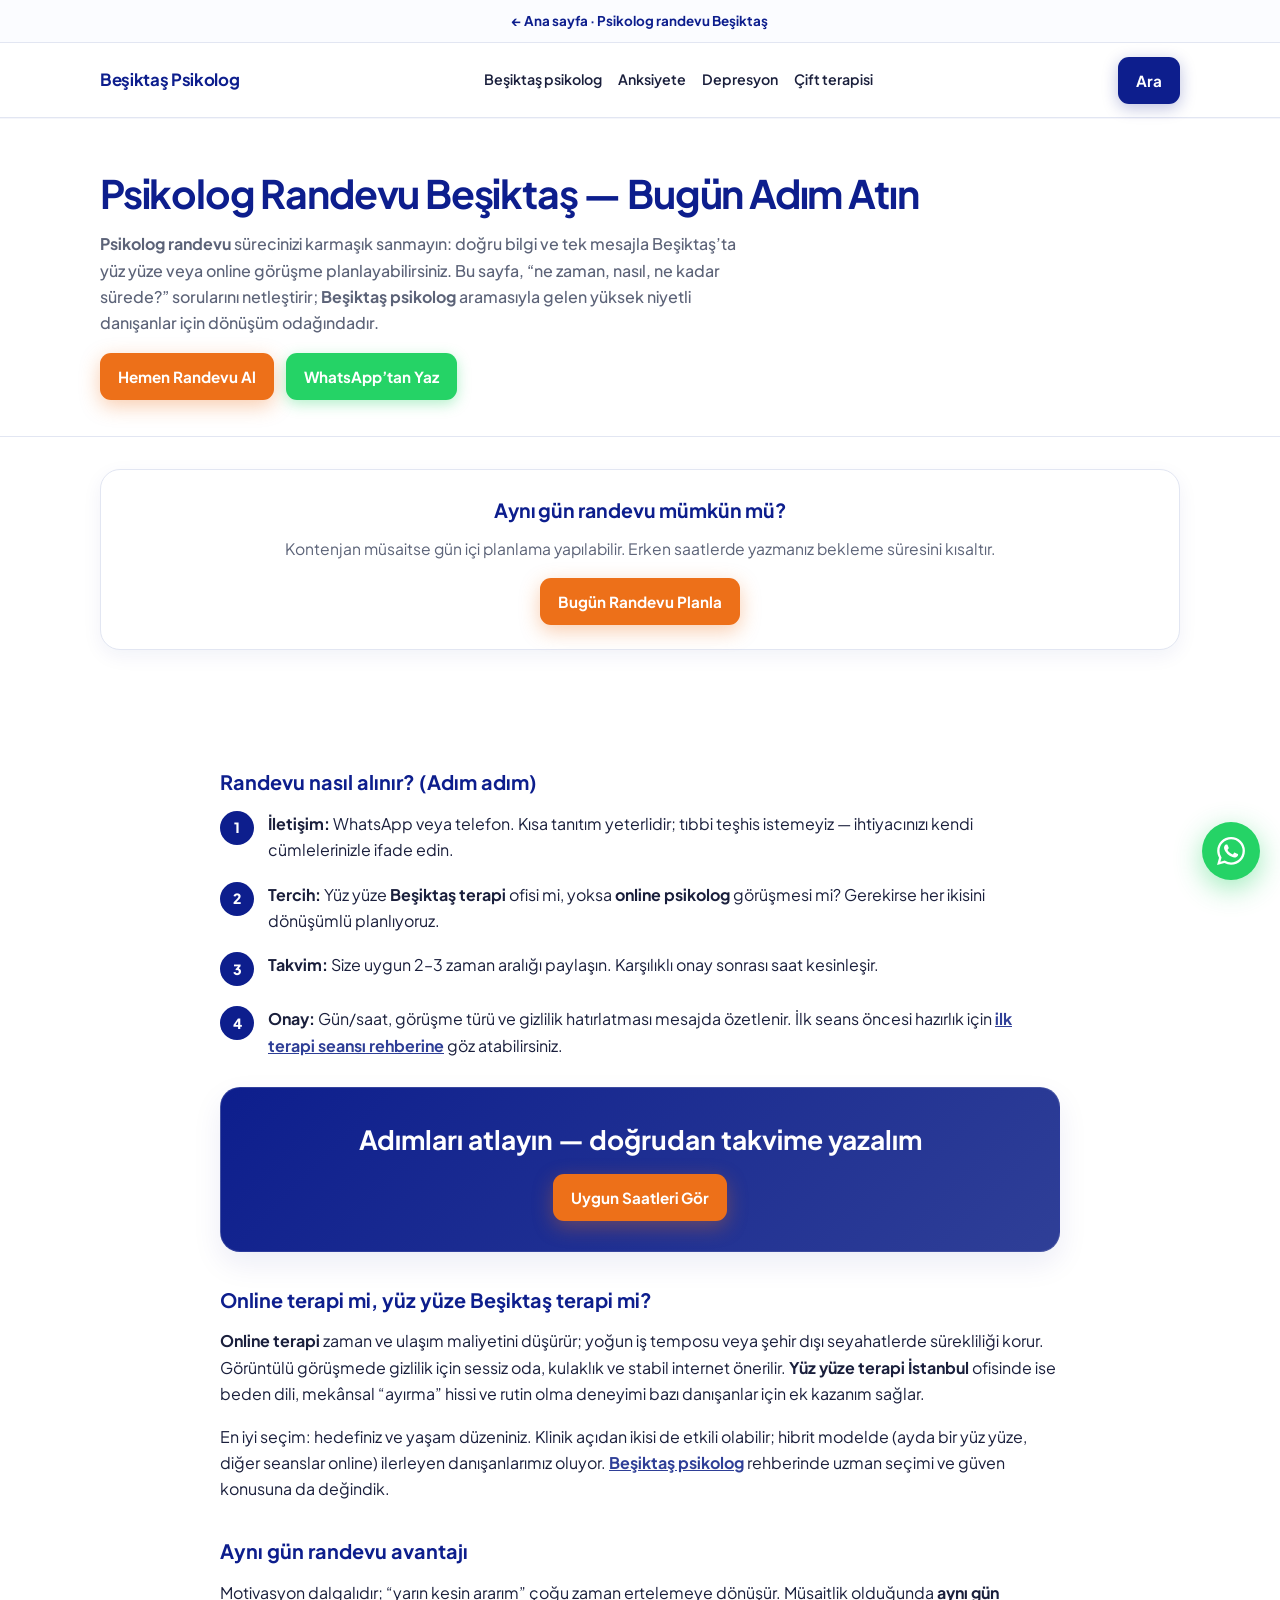
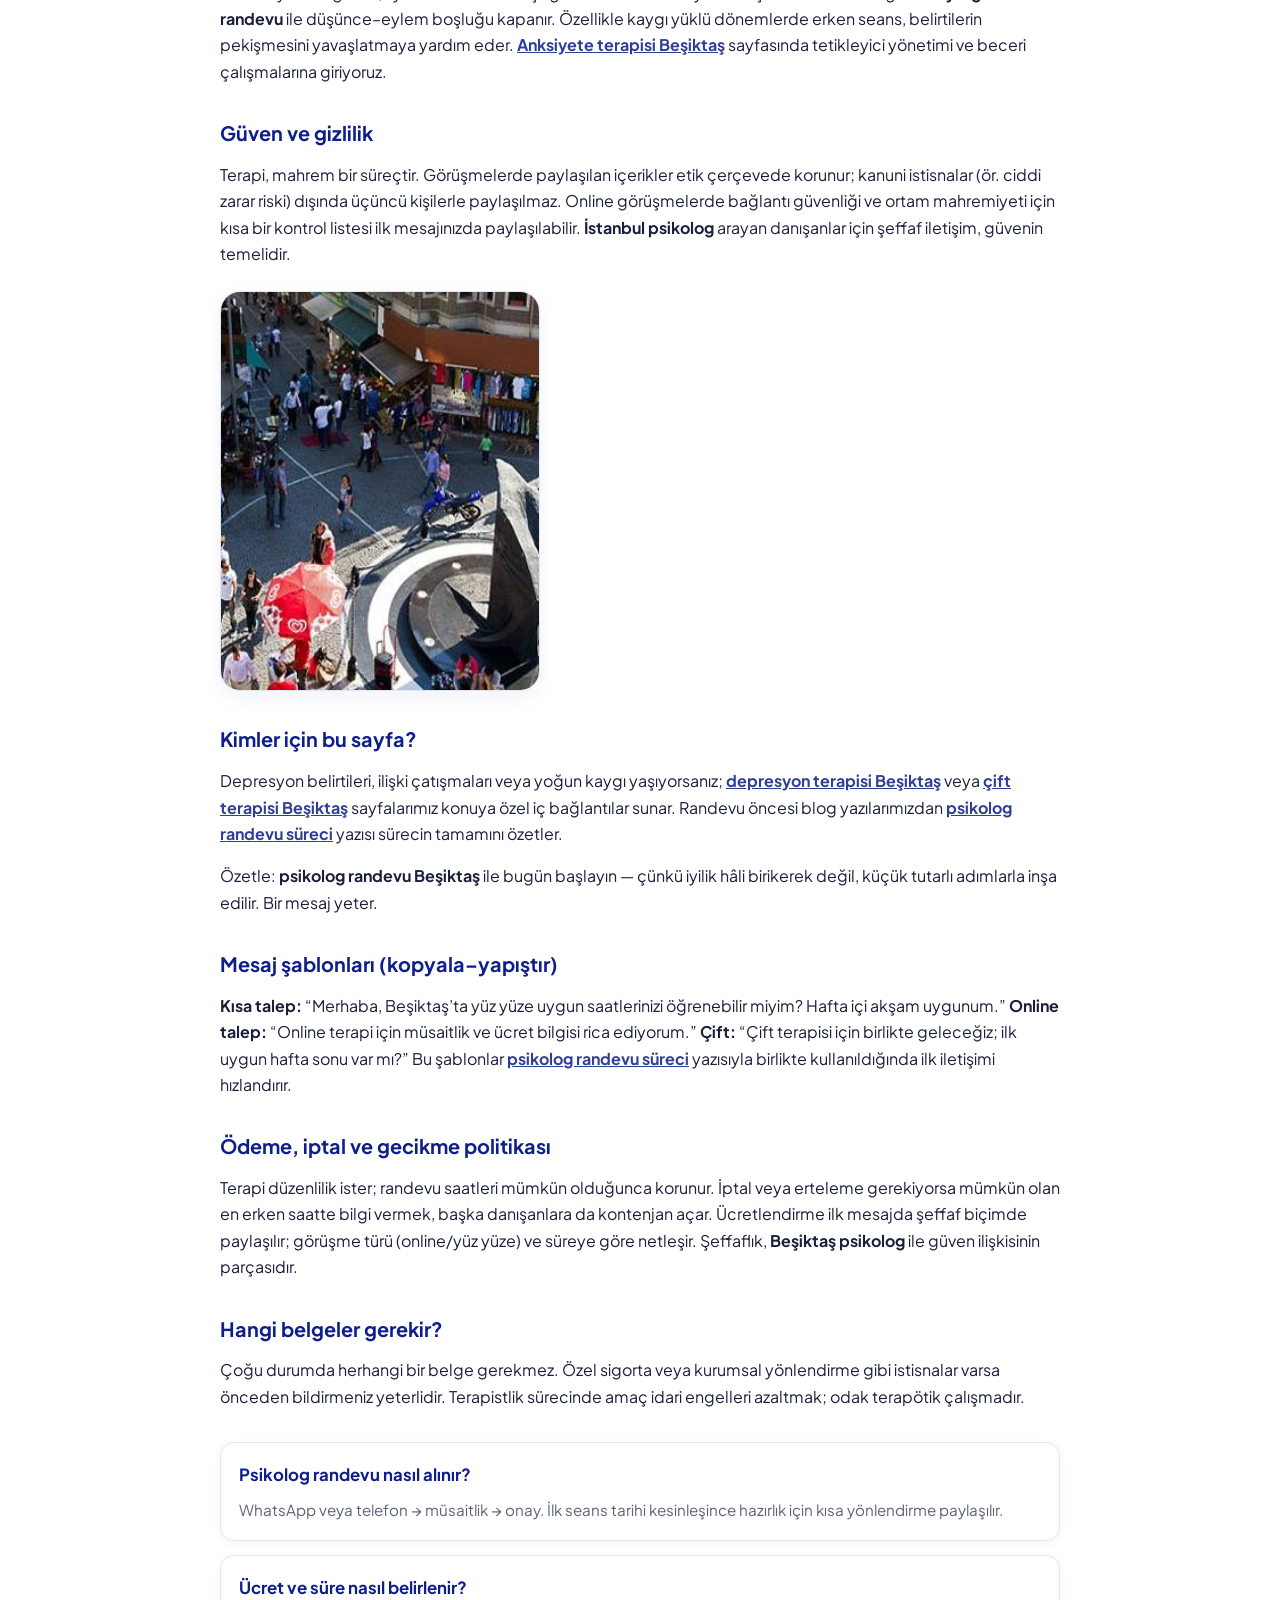
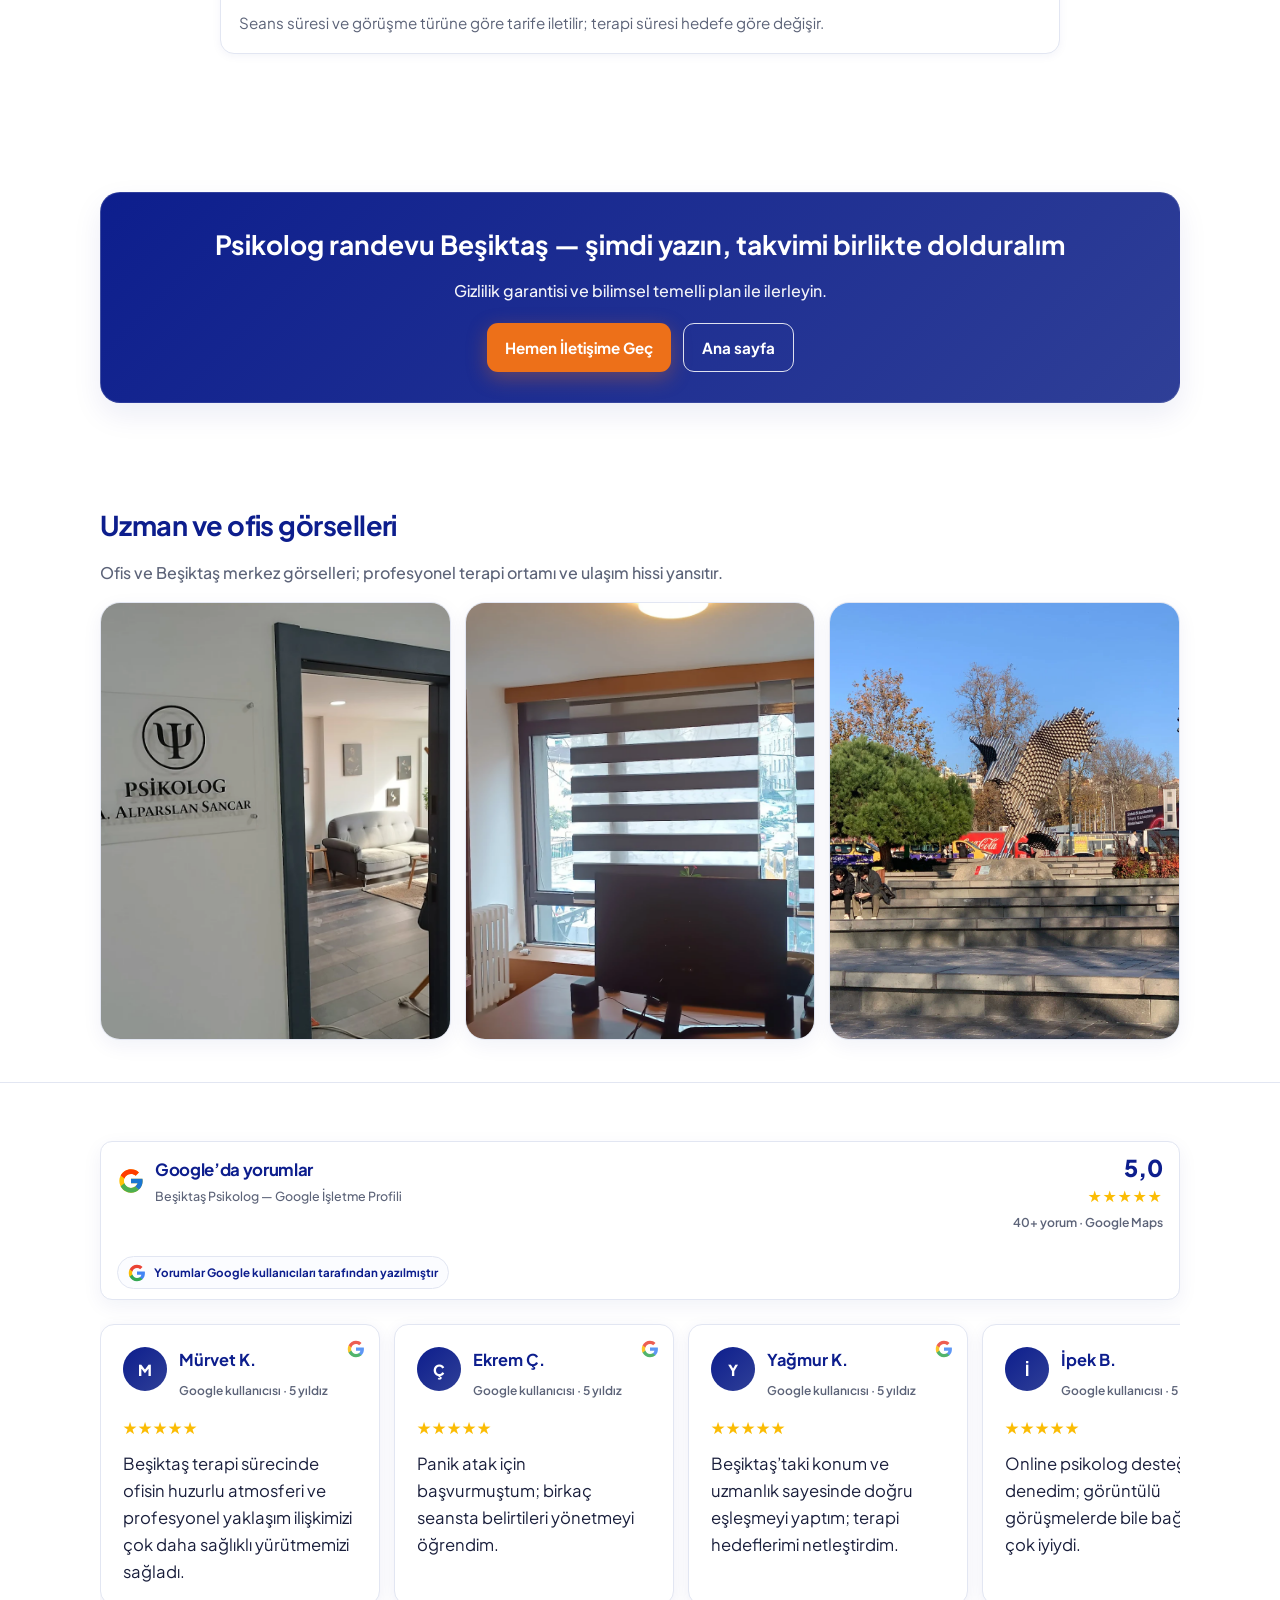
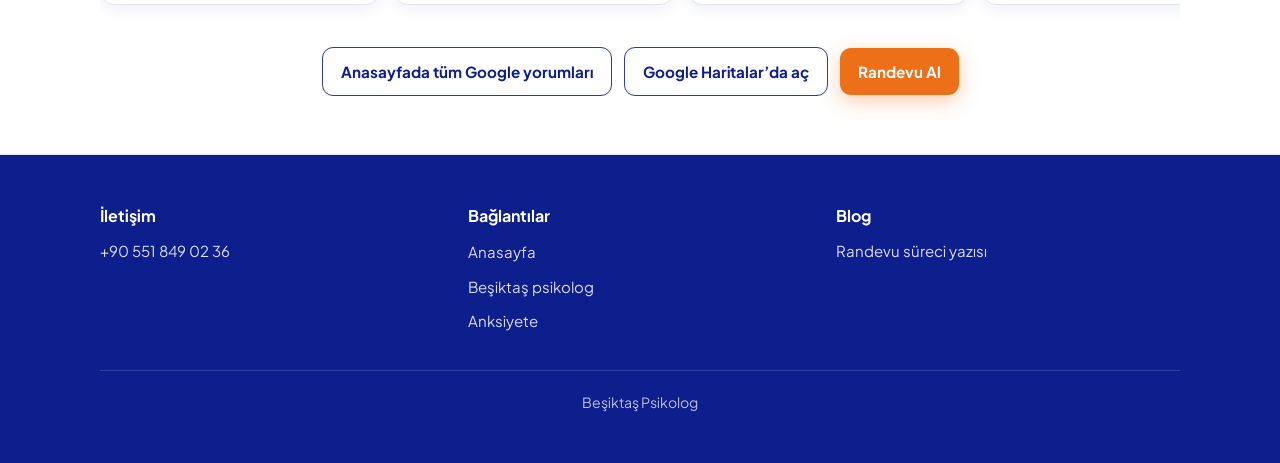
<file: psikolog-randevu-besiktas.html>
<!doctype html>
<html lang="tr">
<head>
  <meta charset="utf-8">
  <meta name="viewport" content="width=device-width, initial-scale=1">
  <title>Psikolog Randevu Beşiktaş | Hızlı Rehber — Aynı Gün Randevu</title>
  <meta name="description" content="Psikolog randevu Beşiktaş: WhatsApp ile randevu alma, online ve yüz yüze terapi, aynı gün kontenjan ve gizlilik. Beşiktaş psikolog randevunuzu bugün planlayın.">
  <link rel="canonical" href="https://besiktaspsikolog.org/psikolog-randevu-besiktas.html">
  <meta property="og:title" content="Psikolog Randevu Beşiktaş | Adım Adım Rehber">
  <meta property="og:url" content="https://besiktaspsikolog.org/psikolog-randevu-besiktas.html">
  <link rel="stylesheet" href="styles.css">
  <link rel="icon" href="favicon.ico">

  <script type="application/ld+json">
  {
    "@context": "https://schema.org",
    "@graph": [
      {
        "@type": "WebPage",
        "name": "Psikolog Randevu Beşiktaş",
        "url": "https://besiktaspsikolog.org/psikolog-randevu-besiktas.html",
        "description": "Beşiktaş psikolog randevu süreci, online ve yüz yüze terapi seçenekleri, gizlilik ve aynı gün randevu bilgisi."
      },
      {
        "@type": "FAQPage",
        "mainEntity": [
          {
            "@type": "Question",
            "name": "Psikolog randevu Beşiktaş için en hızlı yol nedir?",
            "acceptedAnswer": {
              "@type": "Answer",
              "text": "WhatsApp veya telefon ile kısa bir mesaj: isim, müsait günler, yüz yüze veya online tercihi. Onay sonrası saat netleşir; yoğunluğa göre aynı gün randevu planlanabilir."
            }
          },
          {
            "@type": "Question",
            "name": "Online terapi ile yüz yüze Beşiktaş terapi birlikte olur mu?",
            "acceptedAnswer": {
              "@type": "Answer",
              "text": "Evet; seyahat veya iş yoğunluğuna göre dönüşümlü veya dönemsel olarak birlikte kullanılabilir."
            }
          }
        ]
      }
    ]
  }
  </script>
</head>
<body>
  <div class="announcement"><a href="index.html" style="color:inherit;text-decoration:none;">← Ana sayfa</a> · Psikolog randevu Beşiktaş</div>
  <header class="header">
    <div class="container nav">
      <div class="logo"><a href="index.html">Beşiktaş Psikolog</a></div>
      <nav class="menu" aria-label="Menü">
        <a href="besiktas-psikolog.html">Beşiktaş psikolog</a>
        <a href="anksiyete-terapi-besiktas.html">Anksiyete</a>
        <a href="depresyon-terapi-besiktas.html">Depresyon</a>
        <a href="cift-terapisi-besiktas.html">Çift terapisi</a>
      </nav>
      <a class="btn btn-call" href="tel:+905518490236">Ara</a>
    </div>
  </header>

  <main>
    <section class="page-hero">
      <div class="container">
        <h1>Psikolog Randevu Beşiktaş — Bugün Adım Atın</h1>
        <p class="lead"><strong>Psikolog randevu</strong> sürecinizi karmaşık sanmayın: doğru bilgi ve tek mesajla Beşiktaş’ta yüz yüze veya online görüşme planlayabilirsiniz. Bu sayfa, “ne zaman, nasıl, ne kadar sürede?” sorularını netleştirir; <strong>Beşiktaş psikolog</strong> aramasıyla gelen yüksek niyetli danışanlar için dönüşüm odağındadır.</p>
        <div class="section-cta section-cta--left" style="margin-top:16px;">
          <a class="btn btn-cta" href="https://wa.me/905518490236?text=Psikolog%20randevu%20Be%C5%9Fikta%C5%9F%20%E2%80%94%20uygun%20saatler." target="_blank" rel="noopener">Hemen Randevu Al</a>
          <a class="btn btn-wa" href="https://wa.me/905518490236" target="_blank" rel="noopener">WhatsApp’tan Yaz</a>
        </div>
      </div>
    </section>

    <section class="section" style="padding-top:32px;">
      <div class="container">
        <div class="cta-strip">
          <h3>Aynı gün randevu mümkün mü?</h3>
          <p>Kontenjan müsaitse gün içi planlama yapılabilir. Erken saatlerde yazmanız bekleme süresini kısaltır.</p>
          <a class="btn btn-cta" href="https://wa.me/905518490236?text=Ayn%C4%B1%20g%C3%BCn%20psikolog%20randevu%20m%C3%BCsait%20mi%3F" target="_blank" rel="noopener">Bugün Randevu Planla</a>
        </div>
      </div>
    </section>

    <section class="section">
      <div class="container prose">
        <h2>Randevu nasıl alınır? (Adım adım)</h2>
        <ol class="step-list" style="list-style:none;padding:0;">
          <li><strong>İletişim:</strong> WhatsApp veya telefon. Kısa tanıtım yeterlidir; tıbbi teşhis istemeyiz — ihtiyacınızı kendi cümlelerinizle ifade edin.</li>
          <li><strong>Tercih:</strong> Yüz yüze <strong>Beşiktaş terapi</strong> ofisi mi, yoksa <strong>online psikolog</strong> görüşmesi mi? Gerekirse her ikisini dönüşümlü planlıyoruz.</li>
          <li><strong>Takvim:</strong> Size uygun 2–3 zaman aralığı paylaşın. Karşılıklı onay sonrası saat kesinleşir.</li>
          <li><strong>Onay:</strong> Gün/saat, görüşme türü ve gizlilik hatırlatması mesajda özetlenir. İlk seans öncesi hazırlık için <a href="blog/ilk-terapi-seansi-nasil-gecer.html">ilk terapi seansı rehberine</a> göz atabilirsiniz.</li>
        </ol>

        <div class="cta-band" style="margin:28px 0;">
          <h3>Adımları atlayın — doğrudan takvime yazalım</h3>
          <a class="btn btn-cta" href="https://wa.me/905518490236?text=Randevu%20takvimi%20i%C3%A7in%20m%C3%BCsait%20saatler%20rica%20ediyorum." target="_blank" rel="noopener">Uygun Saatleri Gör</a>
        </div>

        <h2>Online terapi mi, yüz yüze Beşiktaş terapi mi?</h2>
        <p><strong>Online terapi</strong> zaman ve ulaşım maliyetini düşürür; yoğun iş temposu veya şehir dışı seyahatlerde sürekliliği korur. Görüntülü görüşmede gizlilik için sessiz oda, kulaklık ve stabil internet önerilir. <strong>Yüz yüze terapi İstanbul</strong> ofisinde ise beden dili, mekânsal “ayırma” hissi ve rutin olma deneyimi bazı danışanlar için ek kazanım sağlar.</p>
        <p>En iyi seçim: hedefiniz ve yaşam düzeniniz. Klinik açıdan ikisi de etkili olabilir; hibrit modelde (ayda bir yüz yüze, diğer seanslar online) ilerleyen danışanlarımız oluyor. <a href="besiktas-psikolog.html">Beşiktaş psikolog</a> rehberinde uzman seçimi ve güven konusuna da değindik.</p>

        <h2>Aynı gün randevu avantajı</h2>
        <p>Motivasyon dalgalıdır; “yarın kesin ararım” çoğu zaman ertelemeye dönüşür. Müsaitlik olduğunda <strong>aynı gün randevu</strong> ile düşünce–eylem boşluğu kapanır. Özellikle kaygı yüklü dönemlerde erken seans, belirtilerin pekişmesini yavaşlatmaya yardım eder. <a href="anksiyete-terapi-besiktas.html">Anksiyete terapisi Beşiktaş</a> sayfasında tetikleyici yönetimi ve beceri çalışmalarına giriyoruz.</p>

        <h2>Güven ve gizlilik</h2>
        <p>Terapi, mahrem bir süreçtir. Görüşmelerde paylaşılan içerikler etik çerçevede korunur; kanuni istisnalar (ör. ciddi zarar riski) dışında üçüncü kişilerle paylaşılmaz. Online görüşmelerde bağlantı güvenliği ve ortam mahremiyeti için kısa bir kontrol listesi ilk mesajınızda paylaşılabilir. <strong>İstanbul psikolog</strong> arayan danışanlar için şeffaf iletişim, güvenin temelidir.</p>

        <figure class="photo-card" style="max-width:320px;margin:24px 0;">
          <img src="images/besiktas2.jpg" width="320" height="400" loading="lazy" decoding="async" alt="Beşiktaş merkez — psikolog randevu ve yüz yüze terapi İstanbul">
        </figure>

        <h2>Kimler için bu sayfa?</h2>
        <p>Depresyon belirtileri, ilişki çatışmaları veya yoğun kaygı yaşıyorsanız; <a href="depresyon-terapi-besiktas.html">depresyon terapisi Beşiktaş</a> veya <a href="cift-terapisi-besiktas.html">çift terapisi Beşiktaş</a> sayfalarımız konuya özel iç bağlantılar sunar. Randevu öncesi blog yazılarımızdan <a href="blog/psikolog-randevu-sureci-nasil-isler.html">psikolog randevu süreci</a> yazısı sürecin tamamını özetler.</p>

        <p>Özetle: <strong>psikolog randevu Beşiktaş</strong> ile bugün başlayın — çünkü iyilik hâli birikerek değil, küçük tutarlı adımlarla inşa edilir. Bir mesaj yeter.</p>

        <h2>Mesaj şablonları (kopyala–yapıştır)</h2>
        <p><strong>Kısa talep:</strong> “Merhaba, Beşiktaş’ta yüz yüze uygun saatlerinizi öğrenebilir miyim? Hafta içi akşam uygunum.” <strong>Online talep:</strong> “Online terapi için müsaitlik ve ücret bilgisi rica ediyorum.” <strong>Çift:</strong> “Çift terapisi için birlikte geleceğiz; ilk uygun hafta sonu var mı?” Bu şablonlar <a href="blog/psikolog-randevu-sureci-nasil-isler.html">psikolog randevu süreci</a> yazısıyla birlikte kullanıldığında ilk iletişimi hızlandırır.</p>

        <h2>Ödeme, iptal ve gecikme politikası</h2>
        <p>Terapi düzenlilik ister; randevu saatleri mümkün olduğunca korunur. İptal veya erteleme gerekiyorsa mümkün olan en erken saatte bilgi vermek, başka danışanlara da kontenjan açar. Ücretlendirme ilk mesajda şeffaf biçimde paylaşılır; görüşme türü (online/yüz yüze) ve süreye göre netleşir. Şeffaflık, <strong>Beşiktaş psikolog</strong> ile güven ilişkisinin parçasıdır.</p>

        <h2>Hangi belgeler gerekir?</h2>
        <p>Çoğu durumda herhangi bir belge gerekmez. Özel sigorta veya kurumsal yönlendirme gibi istisnalar varsa önceden bildirmeniz yeterlidir. Terapistlik sürecinde amaç idari engelleri azaltmak; odak terapötik çalışmadır.</p>

        <div class="faq-item" style="margin-top:2rem;">
          <h3>Psikolog randevu nasıl alınır?</h3>
          <p>WhatsApp veya telefon → müsaitlik → onay. İlk seans tarihi kesinleşince hazırlık için kısa yönlendirme paylaşılır.</p>
        </div>
        <div class="faq-item">
          <h3>Ücret ve süre nasıl belirlenir?</h3>
          <p>Seans süresi ve görüşme türüne göre tarife iletilir; terapi süresi hedefe göre değişir.</p>
        </div>
      </div>
    </section>

    <section class="section">
      <div class="container">
        <div class="cta-band">
          <h3>Psikolog randevu Beşiktaş — şimdi yazın, takvimi birlikte dolduralım</h3>
          <p>Gizlilik garantisi ve bilimsel temelli plan ile ilerleyin.</p>
          <div class="btn-row">
            <a class="btn btn-cta" href="https://wa.me/905518490236?text=Psikolog%20randevu%20%E2%80%94%20Be%C5%9Fikta%C5%9F." target="_blank" rel="noopener">Hemen İletişime Geç</a>
            <a class="btn btn-outline" href="index.html">Ana sayfa</a>
          </div>
        </div>
      </div>
    </section>
    <section class="section section--white photos-strip-section">
      <div class="container">
        <h2 class="section-title">Uzman ve ofis görselleri</h2>
        <p class="section-text" style="margin-bottom:12px;">Ofis ve Beşiktaş merkez görselleri; profesyonel terapi ortamı ve ulaşım hissi yansıtır.</p>
        <div class="photos-strip photos-strip--three">
          <figure class="photos-strip__item">
            <img src="images/ofis1.webp" width="360" height="450" loading="lazy" decoding="async" alt="Beşiktaş terapi ofisi — danışan odaklı ortam">
          </figure>
          <figure class="photos-strip__item">
            <img src="images/ofis2.webp" width="360" height="450" loading="lazy" decoding="async" alt="Beşiktaş psikolog — yüz yüze terapi için ofis">
          </figure>
          <figure class="photos-strip__item">
            <img src="images/besiktas1.webp" width="360" height="450" loading="lazy" decoding="async" alt="Beşiktaş merkez — İstanbul psikolog konumu">
          </figure>
        </div>
      </div>
    </section>

    <section class="section google-reviews-wrap" id="yorumlar">
      <div class="container">
        <div class="google-panel">
          <div class="google-panel__head">
            <div class="google-panel__brand">
              <div class="google-panel__g" aria-hidden="true">
                <svg width="44" height="44" viewBox="0 0 48 48"><path fill="#FFC107" d="M43.611 20.083H42V20H24v8h11.303c-1.649 4.657-6.08 8-11.303 8-6.627 0-12-5.373-12-12s5.373-12 12-12c3.059 0 5.842 1.154 7.961 3.039l5.657-5.657C34.046 6.053 29.268 4 24 4 12.955 4 4 12.955 4 24s8.955 20 20 20 20-8.955 20-20c0-1.341-.138-2.65-.389-3.917z"/><path fill="#FF3D00" d="m6.306 14.691 6.571 4.819C14.655 15.108 18.961 12 24 12c3.059 0 5.842 1.154 7.961 3.039l5.657-5.657C34.046 6.053 29.268 4 24 4 16.318 4 9.656 8.337 6.306 14.691z"/><path fill="#4CAF50" d="M24 44c5.166 0 9.86-1.977 13.409-5.192l-6.19-5.238A11.91 11.91 0 0 1 24 36c-5.202 0-9.619-3.317-11.283-7.946l-6.522 5.025C9.505 39.556 16.227 44 24 44z"/><path fill="#1976D2" d="M43.611 20.083H42V20H24v8h11.303a12.04 12.04 0 0 1-4.087 5.571l.003-.002 6.19 5.238C36.971 39.205 44 34 44 24c0-1.341-.138-2.65-.389-3.917z"/></svg>
              </div>
              <div>
                <p class="google-panel__title">Google’da yorumlar</p>
                <p class="google-panel__subtitle">Beşiktaş Psikolog — Google İşletme Profili</p>
              </div>
            </div>
            <div class="google-panel__rating">
              <div class="google-panel__score">5,0</div>
              <div class="google-panel__stars" aria-label="5 üzerinden 5">★★★★★</div>
              <p class="google-panel__meta">40+ yorum · Google Maps</p>
            </div>
          </div>
          <div class="google-panel__badge">
            <svg width="18" height="18" viewBox="0 0 24 24" aria-hidden="true"><path fill="#4285F4" d="M22.56 12.25c0-.78-.07-1.53-.2-2.25H12v4.26h5.92c-.26 1.37-1.04 2.53-2.21 3.31v2.77h3.57c2.08-1.92 3.28-4.74 3.28-8.09z"/><path fill="#34A853" d="M12 23c2.97 0 5.46-.98 7.28-2.66l-3.57-2.77c-.98.66-2.23 1.06-3.71 1.06-2.86 0-5.29-1.93-6.16-4.53H2.18v2.84C3.99 20.53 7.7 23 12 23z"/><path fill="#FBBC05" d="M5.84 14.09c-.22-.66-.35-1.36-.35-2.09s.13-1.43.35-2.09V7.07H2.18C1.43 8.55 1 10.22 1 12s.43 3.45 1.18 4.93l2.85-2.22.81-.62z"/><path fill="#EA4335" d="M12 5.38c1.62 0 3.06.56 4.21 1.64l3.15-3.15C17.45 2.09 14.97 1 12 1 7.7 1 3.99 3.47 2.18 7.07l3.66 2.84c.87-2.6 3.3-4.53 6.16-4.53z"/></svg>
            Yorumlar Google kullanıcıları tarafından yazılmıştır
          </div>
        </div>
        <div class="slider" aria-label="Google yorumları önizleme">
          <article class="review">
            <div class="review__g-icon" aria-hidden="true"><svg width="18" height="18" viewBox="0 0 24 24"><path fill="#4285F4" d="M22.56 12.25c0-.78-.07-1.53-.2-2.25H12v4.26h5.92c-.26 1.37-1.04 2.53-2.21 3.31v2.77h3.57c2.08-1.92 3.28-4.74 3.28-8.09z"/><path fill="#34A853" d="M12 23c2.97 0 5.46-.98 7.28-2.66l-3.57-2.77c-.98.66-2.23 1.06-3.71 1.06-2.86 0-5.29-1.93-6.16-4.53H2.18v2.84C3.99 20.53 7.7 23 12 23z"/><path fill="#FBBC05" d="M5.84 14.09c-.22-.66-.35-1.36-.35-2.09s.13-1.43.35-2.09V7.07H2.18C1.43 8.55 1 10.22 1 12s.43 3.45 1.18 4.93l2.85-2.22.81-.62z"/><path fill="#EA4335" d="M12 5.38c1.62 0 3.06.56 4.21 1.64l3.15-3.15C17.45 2.09 14.97 1 12 1 7.7 1 3.99 3.47 2.18 7.07l3.66 2.84c.87-2.6 3.3-4.53 6.16-4.53z"/></svg></div>
            <div class="review__top">
              <div class="review__avatar" aria-hidden="true">M</div>
              <div class="review__meta">
                <strong>Mürvet K.</strong>
                <span class="review__label">Google kullanıcısı · 5 yıldız</span>
              </div>
            </div>
            <div class="stars">★★★★★</div>
            <p>Beşiktaş terapi sürecinde ofisin huzurlu atmosferi ve profesyonel yaklaşım ilişkimizi çok daha sağlıklı yürütmemizi sağladı.</p>
          </article>
          <article class="review">
            <div class="review__g-icon" aria-hidden="true"><svg width="18" height="18" viewBox="0 0 24 24"><path fill="#4285F4" d="M22.56 12.25c0-.78-.07-1.53-.2-2.25H12v4.26h5.92c-.26 1.37-1.04 2.53-2.21 3.31v2.77h3.57c2.08-1.92 3.28-4.74 3.28-8.09z"/><path fill="#34A853" d="M12 23c2.97 0 5.46-.98 7.28-2.66l-3.57-2.77c-.98.66-2.23 1.06-3.71 1.06-2.86 0-5.29-1.93-6.16-4.53H2.18v2.84C3.99 20.53 7.7 23 12 23z"/><path fill="#FBBC05" d="M5.84 14.09c-.22-.66-.35-1.36-.35-2.09s.13-1.43.35-2.09V7.07H2.18C1.43 8.55 1 10.22 1 12s.43 3.45 1.18 4.93l2.85-2.22.81-.62z"/><path fill="#EA4335" d="M12 5.38c1.62 0 3.06.56 4.21 1.64l3.15-3.15C17.45 2.09 14.97 1 12 1 7.7 1 3.99 3.47 2.18 7.07l3.66 2.84c.87-2.6 3.3-4.53 6.16-4.53z"/></svg></div>
            <div class="review__top">
              <div class="review__avatar" aria-hidden="true">Ç</div>
              <div class="review__meta">
                <strong>Ekrem Ç.</strong>
                <span class="review__label">Google kullanıcısı · 5 yıldız</span>
              </div>
            </div>
            <div class="stars">★★★★★</div>
            <p>Panik atak için başvurmuştum; birkaç seansta belirtileri yönetmeyi öğrendim.</p>
          </article>
          <article class="review">
            <div class="review__g-icon" aria-hidden="true"><svg width="18" height="18" viewBox="0 0 24 24"><path fill="#4285F4" d="M22.56 12.25c0-.78-.07-1.53-.2-2.25H12v4.26h5.92c-.26 1.37-1.04 2.53-2.21 3.31v2.77h3.57c2.08-1.92 3.28-4.74 3.28-8.09z"/><path fill="#34A853" d="M12 23c2.97 0 5.46-.98 7.28-2.66l-3.57-2.77c-.98.66-2.23 1.06-3.71 1.06-2.86 0-5.29-1.93-6.16-4.53H2.18v2.84C3.99 20.53 7.7 23 12 23z"/><path fill="#FBBC05" d="M5.84 14.09c-.22-.66-.35-1.36-.35-2.09s.13-1.43.35-2.09V7.07H2.18C1.43 8.55 1 10.22 1 12s.43 3.45 1.18 4.93l2.85-2.22.81-.62z"/><path fill="#EA4335" d="M12 5.38c1.62 0 3.06.56 4.21 1.64l3.15-3.15C17.45 2.09 14.97 1 12 1 7.7 1 3.99 3.47 2.18 7.07l3.66 2.84c.87-2.6 3.3-4.53 6.16-4.53z"/></svg></div>
            <div class="review__top">
              <div class="review__avatar" aria-hidden="true">Y</div>
              <div class="review__meta">
                <strong>Yağmur K.</strong>
                <span class="review__label">Google kullanıcısı · 5 yıldız</span>
              </div>
            </div>
            <div class="stars">★★★★★</div>
            <p>Beşiktaş’taki konum ve uzmanlık sayesinde doğru eşleşmeyi yaptım; terapi hedeflerimi netleştirdim.</p>
          </article>
          <article class="review">
            <div class="review__g-icon" aria-hidden="true"><svg width="18" height="18" viewBox="0 0 24 24"><path fill="#4285F4" d="M22.56 12.25c0-.78-.07-1.53-.2-2.25H12v4.26h5.92c-.26 1.37-1.04 2.53-2.21 3.31v2.77h3.57c2.08-1.92 3.28-4.74 3.28-8.09z"/><path fill="#34A853" d="M12 23c2.97 0 5.46-.98 7.28-2.66l-3.57-2.77c-.98.66-2.23 1.06-3.71 1.06-2.86 0-5.29-1.93-6.16-4.53H2.18v2.84C3.99 20.53 7.7 23 12 23z"/><path fill="#FBBC05" d="M5.84 14.09c-.22-.66-.35-1.36-.35-2.09s.13-1.43.35-2.09V7.07H2.18C1.43 8.55 1 10.22 1 12s.43 3.45 1.18 4.93l2.85-2.22.81-.62z"/><path fill="#EA4335" d="M12 5.38c1.62 0 3.06.56 4.21 1.64l3.15-3.15C17.45 2.09 14.97 1 12 1 7.7 1 3.99 3.47 2.18 7.07l3.66 2.84c.87-2.6 3.3-4.53 6.16-4.53z"/></svg></div>
            <div class="review__top">
              <div class="review__avatar" aria-hidden="true">İ</div>
              <div class="review__meta">
                <strong>İpek B.</strong>
                <span class="review__label">Google kullanıcısı · 5 yıldız</span>
              </div>
            </div>
            <div class="stars">★★★★★</div>
            <p>Online psikolog desteği de denedim; görüntülü görüşmelerde bile bağlantı çok iyiydi.</p>
          </article>
        </div>
        <div class="section-cta">
          <a class="btn btn-outline" href="index.html#yorumlar">Anasayfada tüm Google yorumları</a>
          <a class="btn btn-outline" href="https://maps.app.goo.gl/UREmy2i7TNAJbgYdA" target="_blank" rel="noopener">Google Haritalar’da aç</a>
          <a class="btn btn-cta" href="https://wa.me/905518490236?text=Randevu%20talebi" target="_blank" rel="noopener">Randevu Al</a>
        </div>
      </div>
    </section>
  </main>

  <footer class="footer">
    <div class="container">
      <div class="footer-grid">
        <div>
          <h4>İletişim</h4>
          <p><a href="tel:+905518490236">+90 551 849 02 36</a></p>
        </div>
        <div>
          <h4>Bağlantılar</h4>
          <ul class="footer-links">
            <li><a href="index.html">Anasayfa</a></li>
            <li><a href="besiktas-psikolog.html">Beşiktaş psikolog</a></li>
            <li><a href="anksiyete-terapi-besiktas.html">Anksiyete</a></li>
          </ul>
        </div>
        <div>
          <h4>Blog</h4>
          <p><a href="blog/psikolog-randevu-sureci-nasil-isler.html">Randevu süreci yazısı</a></p>
        </div>
      </div>
      <div class="footer-bottom">Beşiktaş Psikolog</div>
    </div>
  </footer>

  <a class="sticky-whatsapp" href="https://wa.me/905518490236?text=Psikolog%20randevu%20Be%C5%9Fikta%C5%9F" target="_blank" rel="noopener" aria-label="WhatsApp randevu">
    <svg xmlns="http://www.w3.org/2000/svg" viewBox="0 0 24 24" width="28" height="28" aria-hidden="true" focusable="false"><path fill="currentColor" d="M17.472 14.382c-.297-.149-1.758-.867-2.03-.967-.273-.099-.471-.148-.67.15-.197.297-.767.966-.94 1.164-.173.199-.347.223-.644.075-.297-.15-1.255-.463-2.39-1.475-.883-.788-1.48-1.761-1.653-2.059-.173-.297-.018-.458.13-.606.134-.133.298-.347.446-.52.149-.174.198-.298.298-.497.099-.198.05-.371-.025-.52-.075-.149-.669-1.612-.916-2.207-.242-.579-.487-.5-.669-.51-.173-.008-.371-.01-.57-.01-.198 0-.52.074-.792.372-.272.297-1.04 1.016-1.04 2.479 0 1.462 1.065 2.875 1.213 3.074.149.198 2.096 3.2 5.076 4.487.709.306 1.262.489 1.694.625.712.227 1.36.195 1.871.118.571-.085 1.758-.719 2.006-1.413.248-.694.248-1.289.173-1.413-.074-.124-.272-.198-.57-.347m-5.421 7.403h-.004a9.87 9.87 0 01-5.031-1.378l-.361-.214-3.741.982.998-3.648-.235-.374a9.86 9.86 0 01-1.51-5.26c.001-5.45 4.436-9.884 9.888-9.884 2.64 0 5.122 1.03 6.988 2.898a9.825 9.825 0 012.893 6.994c-.003 5.45-4.435 9.884-9.881 9.884m8.413-18.297A11.815 11.815 0 0012.05 0C5.495 0 .16 5.335.157 11.892c0 2.096.547 4.142 1.588 5.945L.057 24l6.305-1.654a11.882 11.882 0 005.683 1.448h.005c6.554 0 11.89-5.335 11.893-11.893a11.821 11.821 0 00-3.48-8.413Z"/></svg>
  </a>
</body>
</html>
</file>
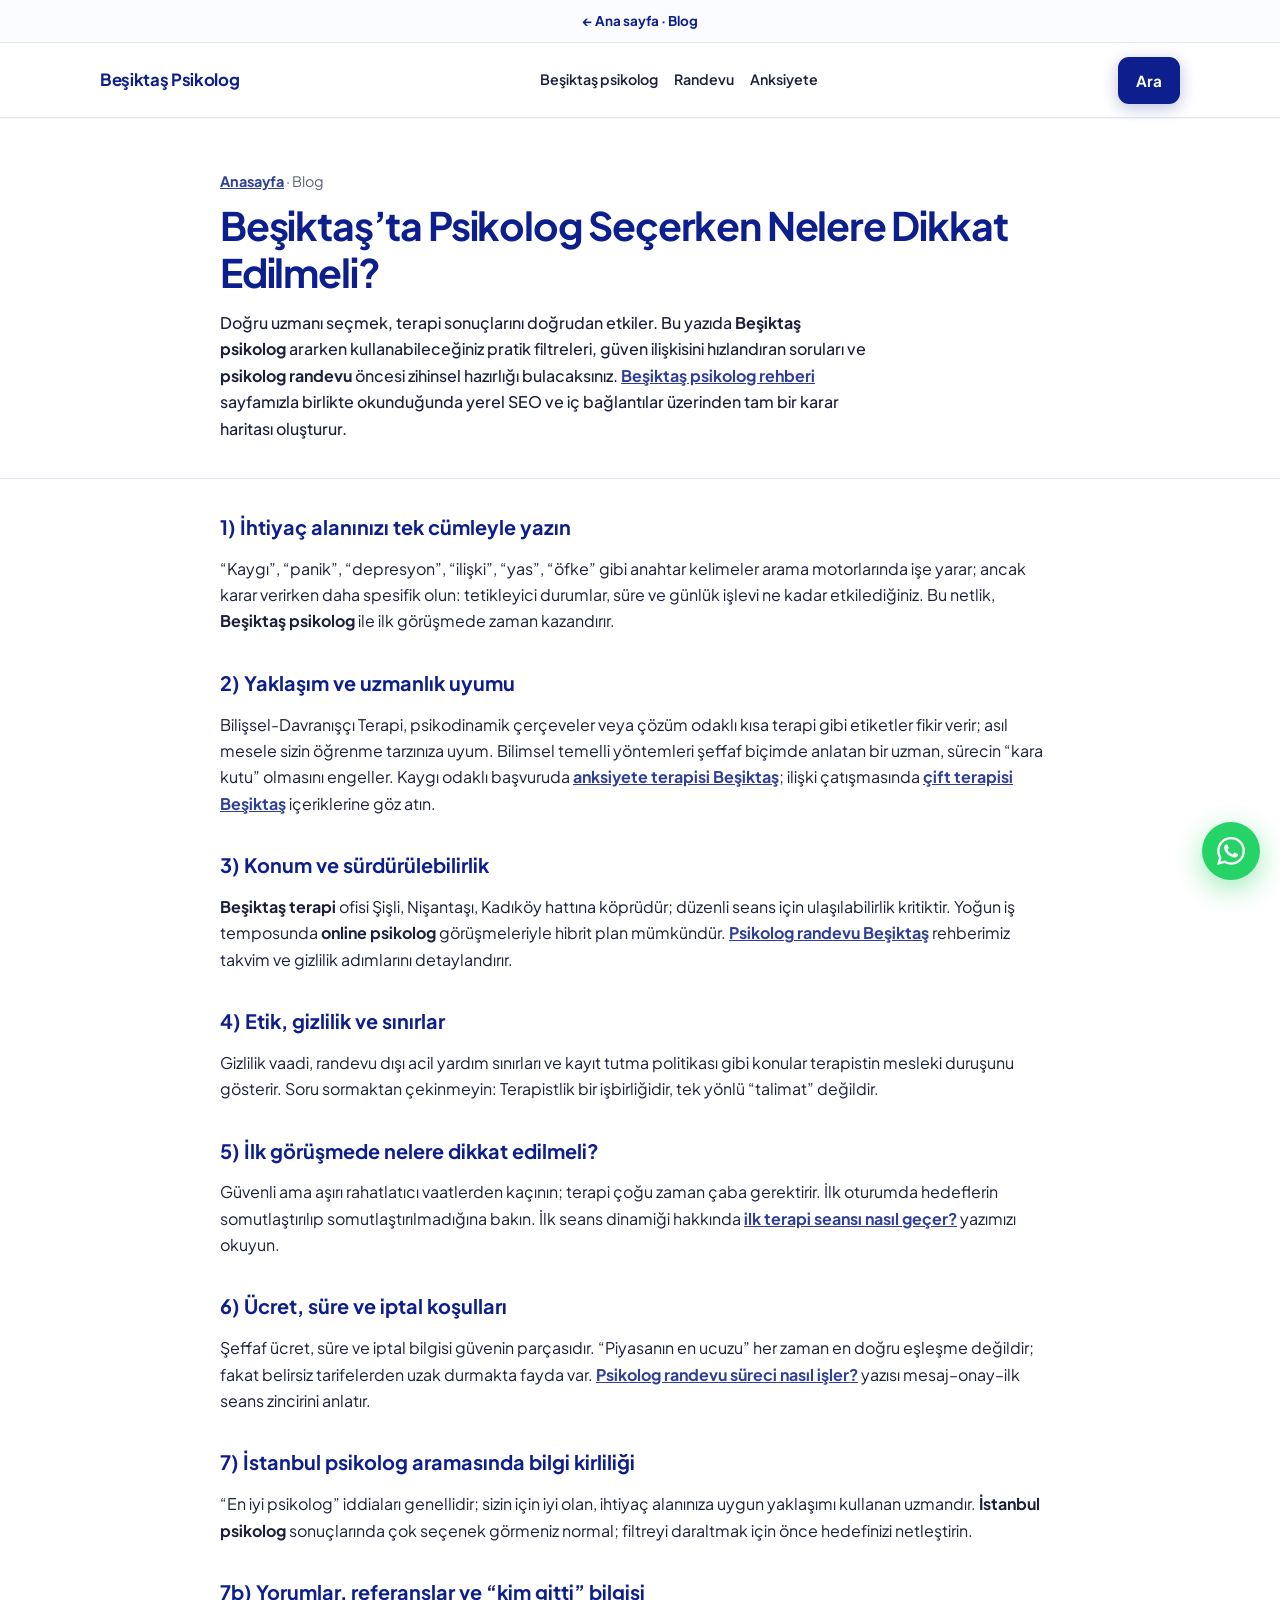
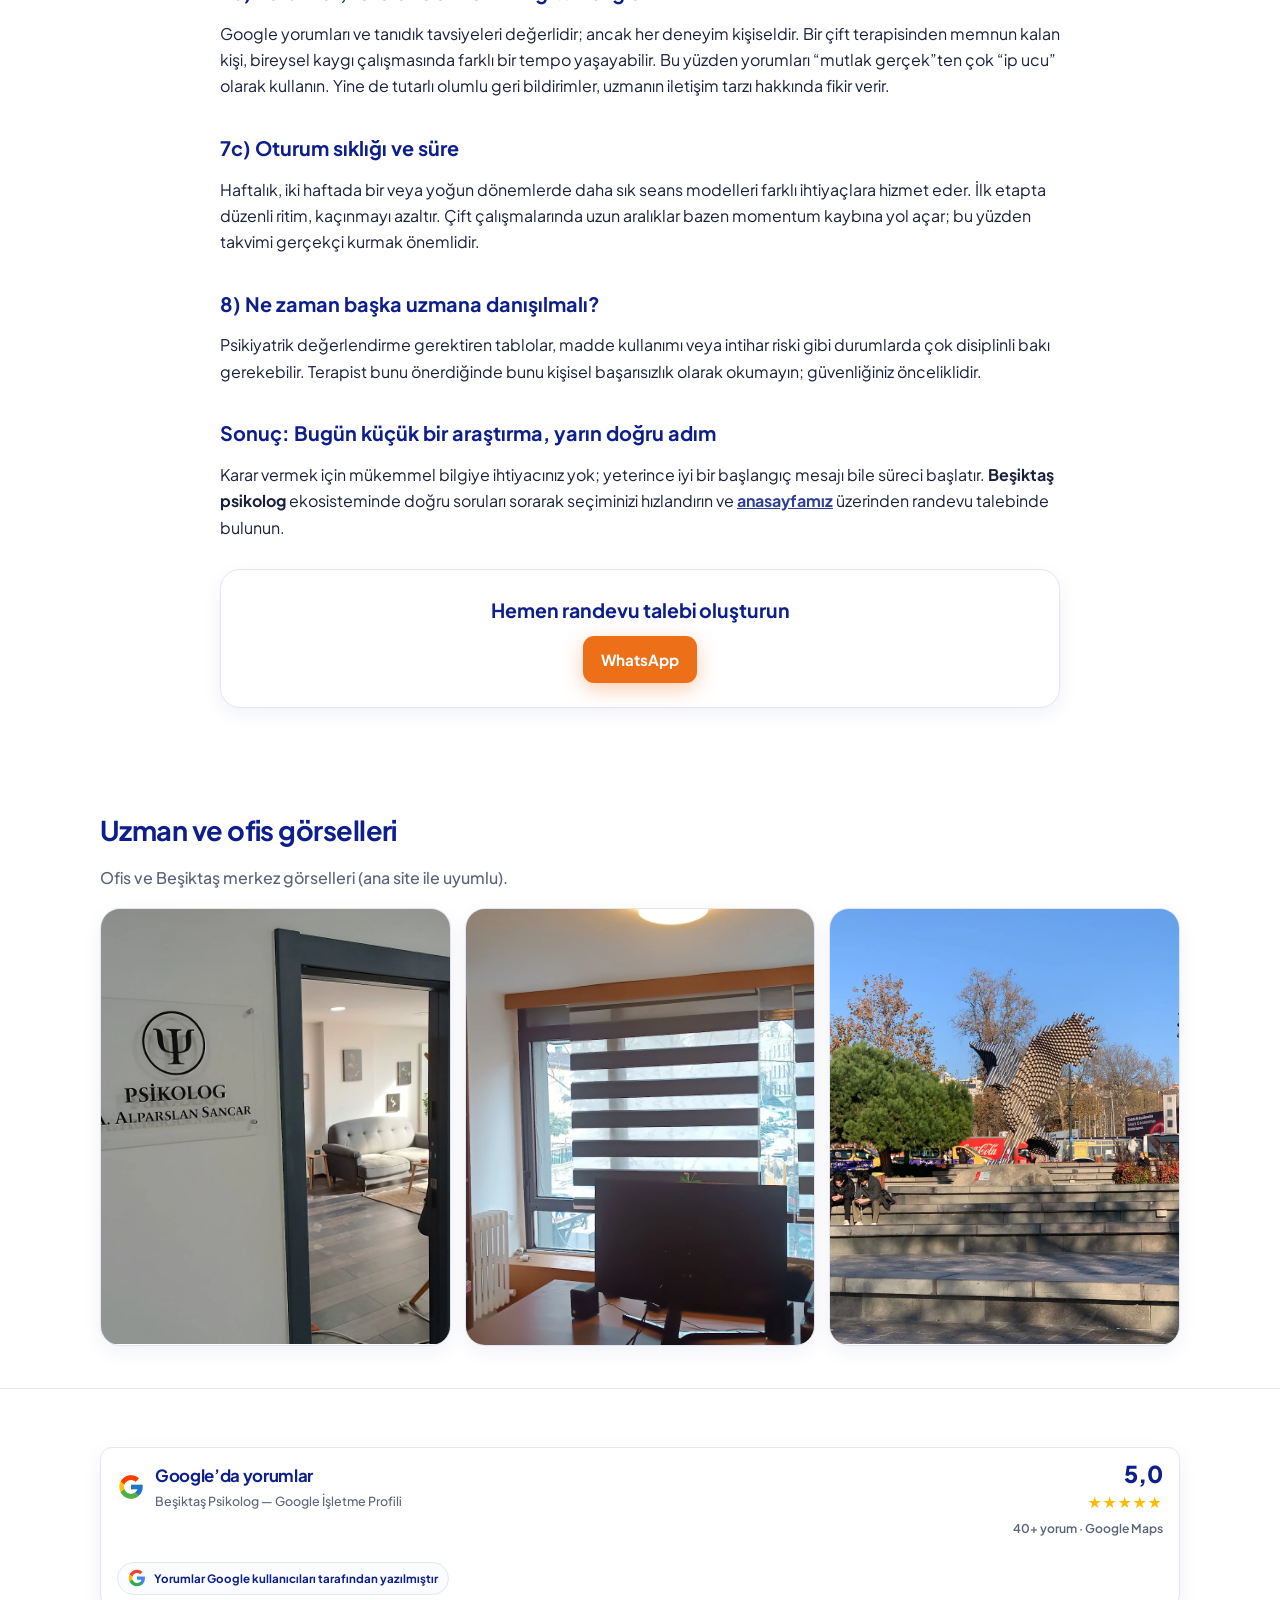
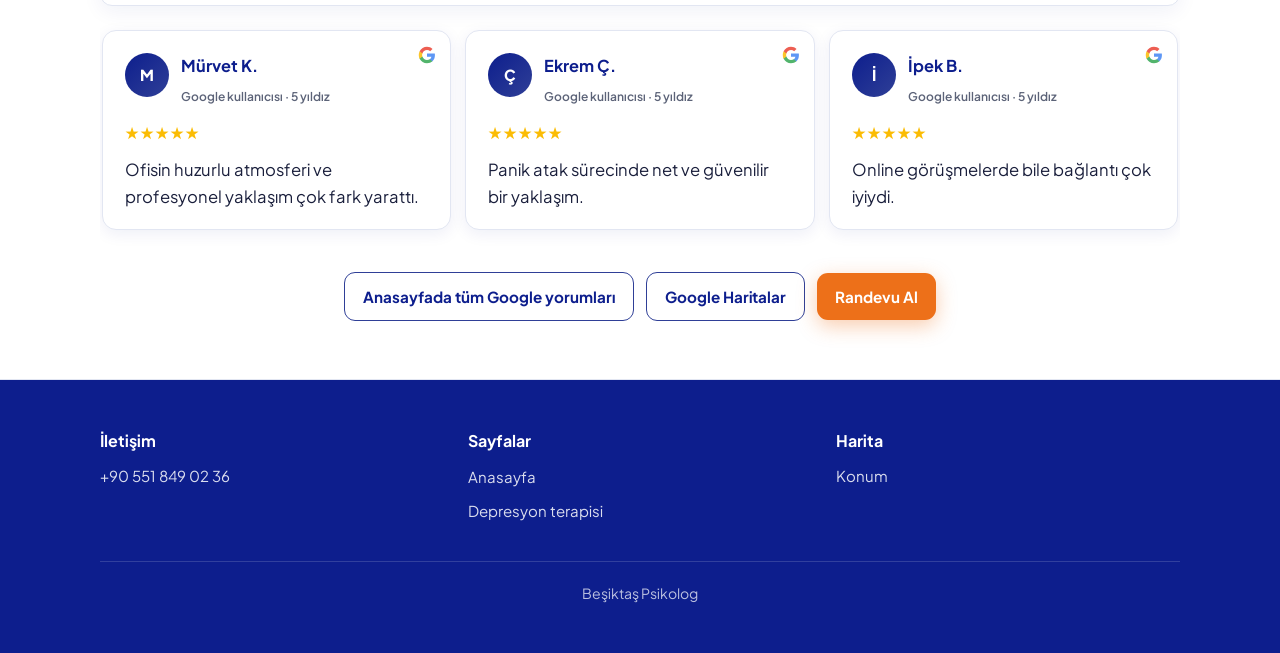
<file: blog/besiktas-psikolog-secerken-nelere-dikkat.html>
<!doctype html>
<html lang="tr">
<head>
  <meta charset="utf-8">
  <meta name="viewport" content="width=device-width, initial-scale=1">
  <title>Beşiktaş’ta Psikolog Seçerken Nelere Dikkat Edilmeli?</title>
  <meta name="description" content="Beşiktaş psikolog seçiminde uzmanlık, yaklaşım ve güven ilişkisi; psikolog randevu öncesi kontrol listesi ve yerel terapi ipuçları.">
  <meta property="og:type" content="article">
  <meta property="og:locale" content="tr_TR">
  <meta property="og:title" content="Beşiktaş’ta Psikolog Seçerken Nelere Dikkat Edilmeli?">
  <meta property="og:description" content="Beşiktaş psikolog seçiminde uzmanlık, yaklaşım ve güven ilişkisi; psikolog randevu öncesi kontrol listesi.">
  <meta property="og:url" content="https://besiktaspsikolog.org/blog/besiktas-psikolog-secerken-nelere-dikkat.html">
  <meta property="og:image" content="https://besiktaspsikolog.org/images/ofis1.webp">
  <meta name="twitter:card" content="summary_large_image">
  <meta name="twitter:title" content="Beşiktaş’ta Psikolog Seçerken Nelere Dikkat Edilmeli?">
  <meta name="twitter:description" content="Beşiktaş psikolog seçimi için pratik kontrol listesi ve randevu öncesi ipuçları.">
  <meta name="twitter:image" content="https://besiktaspsikolog.org/images/ofis1.webp">
  <link rel="canonical" href="https://besiktaspsikolog.org/blog/besiktas-psikolog-secerken-nelere-dikkat.html">
  <link rel="stylesheet" href="../styles.css">
  <link rel="icon" href="../favicon.ico">
  <script type="application/ld+json">
  {
    "@context": "https://schema.org",
    "@type": "Article",
    "headline": "Beşiktaş’ta Psikolog Seçerken Nelere Dikkat Edilmeli?",
    "description": "Beşiktaş psikolog seçiminde uzmanlık, yaklaşım ve güven ilişkisi; psikolog randevu öncesi kontrol listesi ve yerel terapi ipuçları.",
    "author": {
      "@type": "Person",
      "name": "Ahmet Alparslan Sancar"
    },
    "publisher": {
      "@type": "Organization",
      "name": "Beşiktaş Psikolog",
      "logo": {
        "@type": "ImageObject",
        "url": "https://besiktaspsikolog.org/images/logo.png"
      }
    },
    "datePublished": "2026-05-06",
    "dateModified": "2026-05-06",
    "mainEntityOfPage": "https://besiktaspsikolog.org/blog/besiktas-psikolog-secerken-nelere-dikkat.html",
    "image": "https://besiktaspsikolog.org/images/ofis1.webp"
  }
  </script>
</head>
<body>
  <div class="announcement"><a href="../index.html" style="color:inherit;text-decoration:none;">← Ana sayfa</a> · Blog</div>
  <header class="header">
    <div class="container nav">
      <div class="logo"><a href="../index.html">Beşiktaş Psikolog</a></div>
      <nav class="menu" aria-label="Menü">
        <a href="../besiktas-psikolog.html">Beşiktaş psikolog</a>
        <a href="../psikolog-randevu-besiktas.html">Randevu</a>
        <a href="../anksiyete-terapi-besiktas.html">Anksiyete</a>
      </nav>
      <a class="btn btn-call" href="tel:+905518490236">Ara</a>
    </div>
  </header>

  <main>
    <article class="page-hero">
      <div class="container prose">
        <p style="font-size:0.9rem;color:var(--muted);margin:0 0 8px;"><a href="../index.html">Anasayfa</a> · Blog</p>
        <h1>Beşiktaş’ta Psikolog Seçerken Nelere Dikkat Edilmeli?</h1>
        <p class="lead">Doğru uzmanı seçmek, terapi sonuçlarını doğrudan etkiler. Bu yazıda <strong>Beşiktaş psikolog</strong> ararken kullanabileceğiniz pratik filtreleri, güven ilişkisini hızlandıran soruları ve <strong>psikolog randevu</strong> öncesi zihinsel hazırlığı bulacaksınız. <a href="../besiktas-psikolog.html">Beşiktaş psikolog rehberi</a> sayfamızla birlikte okunduğunda yerel SEO ve iç bağlantılar üzerinden tam bir karar haritası oluşturur.</p>
      </div>
    </article>

    <section class="section" style="padding-top:32px;">
      <div class="container prose">
        <h2>1) İhtiyaç alanınızı tek cümleyle yazın</h2>
        <p>“Kaygı”, “panik”, “depresyon”, “ilişki”, “yas”, “öfke” gibi anahtar kelimeler arama motorlarında işe yarar; ancak karar verirken daha spesifik olun: tetikleyici durumlar, süre ve günlük işlevi ne kadar etkilediğiniz. Bu netlik, <strong>Beşiktaş psikolog</strong> ile ilk görüşmede zaman kazandırır.</p>

        <h2>2) Yaklaşım ve uzmanlık uyumu</h2>
        <p>Bilişsel-Davranışçı Terapi, psikodinamik çerçeveler veya çözüm odaklı kısa terapi gibi etiketler fikir verir; asıl mesele sizin öğrenme tarzınıza uyum. Bilimsel temelli yöntemleri şeffaf biçimde anlatan bir uzman, sürecin “kara kutu” olmasını engeller. Kaygı odaklı başvuruda <a href="../anksiyete-terapi-besiktas.html">anksiyete terapisi Beşiktaş</a>; ilişki çatışmasında <a href="../cift-terapisi-besiktas.html">çift terapisi Beşiktaş</a> içeriklerine göz atın.</p>

        <h2>3) Konum ve sürdürülebilirlik</h2>
        <p><strong>Beşiktaş terapi</strong> ofisi Şişli, Nişantaşı, Kadıköy hattına köprüdür; düzenli seans için ulaşılabilirlik kritiktir. Yoğun iş temposunda <strong>online psikolog</strong> görüşmeleriyle hibrit plan mümkündür. <a href="../psikolog-randevu-besiktas.html">Psikolog randevu Beşiktaş</a> rehberimiz takvim ve gizlilik adımlarını detaylandırır.</p>

        <h2>4) Etik, gizlilik ve sınırlar</h2>
        <p>Gizlilik vaadi, randevu dışı acil yardım sınırları ve kayıt tutma politikası gibi konular terapistin mesleki duruşunu gösterir. Soru sormaktan çekinmeyin: Terapistlik bir işbirliğidir, tek yönlü “talimat” değildir.</p>

        <h2>5) İlk görüşmede nelere dikkat edilmeli?</h2>
        <p>Güvenli ama aşırı rahatlatıcı vaatlerden kaçının; terapi çoğu zaman çaba gerektirir. İlk oturumda hedeflerin somutlaştırılıp somutlaştırılmadığına bakın. İlk seans dinamiği hakkında <a href="ilk-terapi-seansi-nasil-gecer.html">ilk terapi seansı nasıl geçer?</a> yazımızı okuyun.</p>

        <h2>6) Ücret, süre ve iptal koşulları</h2>
        <p>Şeffaf ücret, süre ve iptal bilgisi güvenin parçasıdır. “Piyasanın en ucuzu” her zaman en doğru eşleşme değildir; fakat belirsiz tarifelerden uzak durmakta fayda var. <a href="psikolog-randevu-sureci-nasil-isler.html">Psikolog randevu süreci nasıl işler?</a> yazısı mesaj–onay–ilk seans zincirini anlatır.</p>

        <h2>7) İstanbul psikolog aramasında bilgi kirliliği</h2>
        <p>“En iyi psikolog” iddiaları genellidir; sizin için iyi olan, ihtiyaç alanınıza uygun yaklaşımı kullanan uzmandır. <strong>İstanbul psikolog</strong> sonuçlarında çok seçenek görmeniz normal; filtreyi daraltmak için önce hedefinizi netleştirin.</p>

        <h2>7b) Yorumlar, referanslar ve “kim gitti” bilgisi</h2>
        <p>Google yorumları ve tanıdık tavsiyeleri değerlidir; ancak her deneyim kişiseldir. Bir çift terapisinden memnun kalan kişi, bireysel kaygı çalışmasında farklı bir tempo yaşayabilir. Bu yüzden yorumları “mutlak gerçek”ten çok “ip ucu” olarak kullanın. Yine de tutarlı olumlu geri bildirimler, uzmanın iletişim tarzı hakkında fikir verir.</p>

        <h2>7c) Oturum sıklığı ve süre</h2>
        <p>Haftalık, iki haftada bir veya yoğun dönemlerde daha sık seans modelleri farklı ihtiyaçlara hizmet eder. İlk etapta düzenli ritim, kaçınmayı azaltır. Çift çalışmalarında uzun aralıklar bazen momentum kaybına yol açar; bu yüzden takvimi gerçekçi kurmak önemlidir.</p>

        <h2>8) Ne zaman başka uzmana danışılmalı?</h2>
        <p>Psikiyatrik değerlendirme gerektiren tablolar, madde kullanımı veya intihar riski gibi durumlarda çok disiplinli bakı gerekebilir. Terapist bunu önerdiğinde bunu kişisel başarısızlık olarak okumayın; güvenliğiniz önceliklidir.</p>

        <h2>Sonuç: Bugün küçük bir araştırma, yarın doğru adım</h2>
        <p>Karar vermek için mükemmel bilgiye ihtiyacınız yok; yeterince iyi bir başlangıç mesajı bile süreci başlatır. <strong>Beşiktaş psikolog</strong> ekosisteminde doğru soruları sorarak seçiminizi hızlandırın ve <a href="../index.html">anasayfamız</a> üzerinden randevu talebinde bulunun.</p>

        <div class="cta-strip" style="margin-top:28px;">
          <h3>Hemen randevu talebi oluşturun</h3>
          <a class="btn btn-cta" href="https://wa.me/905518490236?text=Be%C5%9Fikta%C5%9F%20psikolog%20se%C3%A7imi%20i%C3%A7in%20randevu." target="_blank" rel="noopener">WhatsApp</a>
        </div>
      </div>
    </section>
    <section class="section section--white photos-strip-section">
      <div class="container">
        <h2 class="section-title">Uzman ve ofis görselleri</h2>
        <p class="section-text" style="margin-bottom:12px;">Ofis ve Beşiktaş merkez görselleri (ana site ile uyumlu).</p>
        <div class="photos-strip photos-strip--three">
          <figure class="photos-strip__item">
            <img src="../images/ofis1.webp" width="360" height="450" loading="lazy" decoding="async" alt="Beşiktaş terapi ofisi">
          </figure>
          <figure class="photos-strip__item">
            <img src="../images/ofis2.webp" width="360" height="450" loading="lazy" decoding="async" alt="Beşiktaş psikolog ofisi">
          </figure>
          <figure class="photos-strip__item">
            <img src="../images/besiktas1.webp" width="360" height="450" loading="lazy" decoding="async" alt="Beşiktaş merkez — İstanbul">
          </figure>
        </div>
      </div>
    </section>

    <section class="section google-reviews-wrap" id="yorumlar">
      <div class="container">
        <div class="google-panel">
          <div class="google-panel__head">
            <div class="google-panel__brand">
              <div class="google-panel__g" aria-hidden="true">
                <svg width="44" height="44" viewBox="0 0 48 48"><path fill="#FFC107" d="M43.611 20.083H42V20H24v8h11.303c-1.649 4.657-6.08 8-11.303 8-6.627 0-12-5.373-12-12s5.373-12 12-12c3.059 0 5.842 1.154 7.961 3.039l5.657-5.657C34.046 6.053 29.268 4 24 4 12.955 4 4 12.955 4 24s8.955 20 20 20 20-8.955 20-20c0-1.341-.138-2.65-.389-3.917z"/><path fill="#FF3D00" d="m6.306 14.691 6.571 4.819C14.655 15.108 18.961 12 24 12c3.059 0 5.842 1.154 7.961 3.039l5.657-5.657C34.046 6.053 29.268 4 24 4 16.318 4 9.656 8.337 6.306 14.691z"/><path fill="#4CAF50" d="M24 44c5.166 0 9.86-1.977 13.409-5.192l-6.19-5.238A11.91 11.91 0 0 1 24 36c-5.202 0-9.619-3.317-11.283-7.946l-6.522 5.025C9.505 39.556 16.227 44 24 44z"/><path fill="#1976D2" d="M43.611 20.083H42V20H24v8h11.303a12.04 12.04 0 0 1-4.087 5.571l.003-.002 6.19 5.238C36.971 39.205 44 34 44 24c0-1.341-.138-2.65-.389-3.917z"/></svg>
              </div>
              <div>
                <p class="google-panel__title">Google’da yorumlar</p>
                <p class="google-panel__subtitle">Beşiktaş Psikolog — Google İşletme Profili</p>
              </div>
            </div>
            <div class="google-panel__rating">
              <div class="google-panel__score">5,0</div>
              <div class="google-panel__stars" aria-label="5 üzerinden 5">★★★★★</div>
              <p class="google-panel__meta">40+ yorum · Google Maps</p>
            </div>
          </div>
          <div class="google-panel__badge">
            <svg width="18" height="18" viewBox="0 0 24 24" aria-hidden="true"><path fill="#4285F4" d="M22.56 12.25c0-.78-.07-1.53-.2-2.25H12v4.26h5.92c-.26 1.37-1.04 2.53-2.21 3.31v2.77h3.57c2.08-1.92 3.28-4.74 3.28-8.09z"/><path fill="#34A853" d="M12 23c2.97 0 5.46-.98 7.28-2.66l-3.57-2.77c-.98.66-2.23 1.06-3.71 1.06-2.86 0-5.29-1.93-6.16-4.53H2.18v2.84C3.99 20.53 7.7 23 12 23z"/><path fill="#FBBC05" d="M5.84 14.09c-.22-.66-.35-1.36-.35-2.09s.13-1.43.35-2.09V7.07H2.18C1.43 8.55 1 10.22 1 12s.43 3.45 1.18 4.93l2.85-2.22.81-.62z"/><path fill="#EA4335" d="M12 5.38c1.62 0 3.06.56 4.21 1.64l3.15-3.15C17.45 2.09 14.97 1 12 1 7.7 1 3.99 3.47 2.18 7.07l3.66 2.84c.87-2.6 3.3-4.53 6.16-4.53z"/></svg>
            Yorumlar Google kullanıcıları tarafından yazılmıştır
          </div>
        </div>
        <div class="slider" aria-label="Google yorumları">
          <article class="review">
            <div class="review__g-icon" aria-hidden="true"><svg width="18" height="18" viewBox="0 0 24 24"><path fill="#4285F4" d="M22.56 12.25c0-.78-.07-1.53-.2-2.25H12v4.26h5.92c-.26 1.37-1.04 2.53-2.21 3.31v2.77h3.57c2.08-1.92 3.28-4.74 3.28-8.09z"/><path fill="#34A853" d="M12 23c2.97 0 5.46-.98 7.28-2.66l-3.57-2.77c-.98.66-2.23 1.06-3.71 1.06-2.86 0-5.29-1.93-6.16-4.53H2.18v2.84C3.99 20.53 7.7 23 12 23z"/><path fill="#FBBC05" d="M5.84 14.09c-.22-.66-.35-1.36-.35-2.09s.13-1.43.35-2.09V7.07H2.18C1.43 8.55 1 10.22 1 12s.43 3.45 1.18 4.93l2.85-2.22.81-.62z"/><path fill="#EA4335" d="M12 5.38c1.62 0 3.06.56 4.21 1.64l3.15-3.15C17.45 2.09 14.97 1 12 1 7.7 1 3.99 3.47 2.18 7.07l3.66 2.84c.87-2.6 3.3-4.53 6.16-4.53z"/></svg></div>
            <div class="review__top">
              <div class="review__avatar" aria-hidden="true">M</div>
              <div class="review__meta">
                <strong>Mürvet K.</strong>
                <span class="review__label">Google kullanıcısı · 5 yıldız</span>
              </div>
            </div>
            <div class="stars">★★★★★</div>
            <p>Ofisin huzurlu atmosferi ve profesyonel yaklaşım çok fark yarattı.</p>
          </article>
          <article class="review">
            <div class="review__g-icon" aria-hidden="true"><svg width="18" height="18" viewBox="0 0 24 24"><path fill="#4285F4" d="M22.56 12.25c0-.78-.07-1.53-.2-2.25H12v4.26h5.92c-.26 1.37-1.04 2.53-2.21 3.31v2.77h3.57c2.08-1.92 3.28-4.74 3.28-8.09z"/><path fill="#34A853" d="M12 23c2.97 0 5.46-.98 7.28-2.66l-3.57-2.77c-.98.66-2.23 1.06-3.71 1.06-2.86 0-5.29-1.93-6.16-4.53H2.18v2.84C3.99 20.53 7.7 23 12 23z"/><path fill="#FBBC05" d="M5.84 14.09c-.22-.66-.35-1.36-.35-2.09s.13-1.43.35-2.09V7.07H2.18C1.43 8.55 1 10.22 1 12s.43 3.45 1.18 4.93l2.85-2.22.81-.62z"/><path fill="#EA4335" d="M12 5.38c1.62 0 3.06.56 4.21 1.64l3.15-3.15C17.45 2.09 14.97 1 12 1 7.7 1 3.99 3.47 2.18 7.07l3.66 2.84c.87-2.6 3.3-4.53 6.16-4.53z"/></svg></div>
            <div class="review__top">
              <div class="review__avatar" aria-hidden="true">Ç</div>
              <div class="review__meta">
                <strong>Ekrem Ç.</strong>
                <span class="review__label">Google kullanıcısı · 5 yıldız</span>
              </div>
            </div>
            <div class="stars">★★★★★</div>
            <p>Panik atak sürecinde net ve güvenilir bir yaklaşım.</p>
          </article>
          <article class="review">
            <div class="review__g-icon" aria-hidden="true"><svg width="18" height="18" viewBox="0 0 24 24"><path fill="#4285F4" d="M22.56 12.25c0-.78-.07-1.53-.2-2.25H12v4.26h5.92c-.26 1.37-1.04 2.53-2.21 3.31v2.77h3.57c2.08-1.92 3.28-4.74 3.28-8.09z"/><path fill="#34A853" d="M12 23c2.97 0 5.46-.98 7.28-2.66l-3.57-2.77c-.98.66-2.23 1.06-3.71 1.06-2.86 0-5.29-1.93-6.16-4.53H2.18v2.84C3.99 20.53 7.7 23 12 23z"/><path fill="#FBBC05" d="M5.84 14.09c-.22-.66-.35-1.36-.35-2.09s.13-1.43.35-2.09V7.07H2.18C1.43 8.55 1 10.22 1 12s.43 3.45 1.18 4.93l2.85-2.22.81-.62z"/><path fill="#EA4335" d="M12 5.38c1.62 0 3.06.56 4.21 1.64l3.15-3.15C17.45 2.09 14.97 1 12 1 7.7 1 3.99 3.47 2.18 7.07l3.66 2.84c.87-2.6 3.3-4.53 6.16-4.53z"/></svg></div>
            <div class="review__top">
              <div class="review__avatar" aria-hidden="true">İ</div>
              <div class="review__meta">
                <strong>İpek B.</strong>
                <span class="review__label">Google kullanıcısı · 5 yıldız</span>
              </div>
            </div>
            <div class="stars">★★★★★</div>
            <p>Online görüşmelerde bile bağlantı çok iyiydi.</p>
          </article>
        </div>
        <div class="section-cta">
          <a class="btn btn-outline" href="../index.html#yorumlar">Anasayfada tüm Google yorumları</a>
          <a class="btn btn-outline" href="https://maps.app.goo.gl/UREmy2i7TNAJbgYdA" target="_blank" rel="noopener">Google Haritalar</a>
          <a class="btn btn-cta" href="https://wa.me/905518490236?text=Randevu" target="_blank" rel="noopener">Randevu Al</a>
        </div>
      </div>
    </section>
  </main>

  <footer class="footer">
    <div class="container">
      <div class="footer-grid">
        <div><h4>İletişim</h4><p><a href="tel:+905518490236">+90 551 849 02 36</a></p></div>
        <div><h4>Sayfalar</h4><ul class="footer-links"><li><a href="../index.html">Anasayfa</a></li><li><a href="../depresyon-terapi-besiktas.html">Depresyon terapisi</a></li></ul></div>
        <div><h4>Harita</h4><p><a href="https://maps.app.goo.gl/UREmy2i7TNAJbgYdA" target="_blank" rel="noopener">Konum</a></p></div>
      </div>
      <div class="footer-bottom">Beşiktaş Psikolog</div>
    </div>
  </footer>
  <a class="sticky-whatsapp" href="https://wa.me/905518490236" target="_blank" rel="noopener" aria-label="WhatsApp"><svg xmlns="http://www.w3.org/2000/svg" viewBox="0 0 24 24" width="28" height="28" aria-hidden="true" focusable="false"><path fill="currentColor" d="M17.472 14.382c-.297-.149-1.758-.867-2.03-.967-.273-.099-.471-.148-.67.15-.197.297-.767.966-.94 1.164-.173.199-.347.223-.644.075-.297-.15-1.255-.463-2.39-1.475-.883-.788-1.48-1.761-1.653-2.059-.173-.297-.018-.458.13-.606.134-.133.298-.347.446-.52.149-.174.198-.298.298-.497.099-.198.05-.371-.025-.52-.075-.149-.669-1.612-.916-2.207-.242-.579-.487-.5-.669-.51-.173-.008-.371-.01-.57-.01-.198 0-.52.074-.792.372-.272.297-1.04 1.016-1.04 2.479 0 1.462 1.065 2.875 1.213 3.074.149.198 2.096 3.2 5.076 4.487.709.306 1.262.489 1.694.625.712.227 1.36.195 1.871.118.571-.085 1.758-.719 2.006-1.413.248-.694.248-1.289.173-1.413-.074-.124-.272-.198-.57-.347m-5.421 7.403h-.004a9.87 9.87 0 01-5.031-1.378l-.361-.214-3.741.982.998-3.648-.235-.374a9.86 9.86 0 01-1.51-5.26c.001-5.45 4.436-9.884 9.888-9.884 2.64 0 5.122 1.03 6.988 2.898a9.825 9.825 0 012.893 6.994c-.003 5.45-4.435 9.884-9.881 9.884m8.413-18.297A11.815 11.815 0 0012.05 0C5.495 0 .16 5.335.157 11.892c0 2.096.547 4.142 1.588 5.945L.057 24l6.305-1.654a11.882 11.882 0 005.683 1.448h.005c6.554 0 11.89-5.335 11.893-11.893a11.821 11.821 0 00-3.48-8.413Z"/></svg></a>
</body>
</html>
</file>
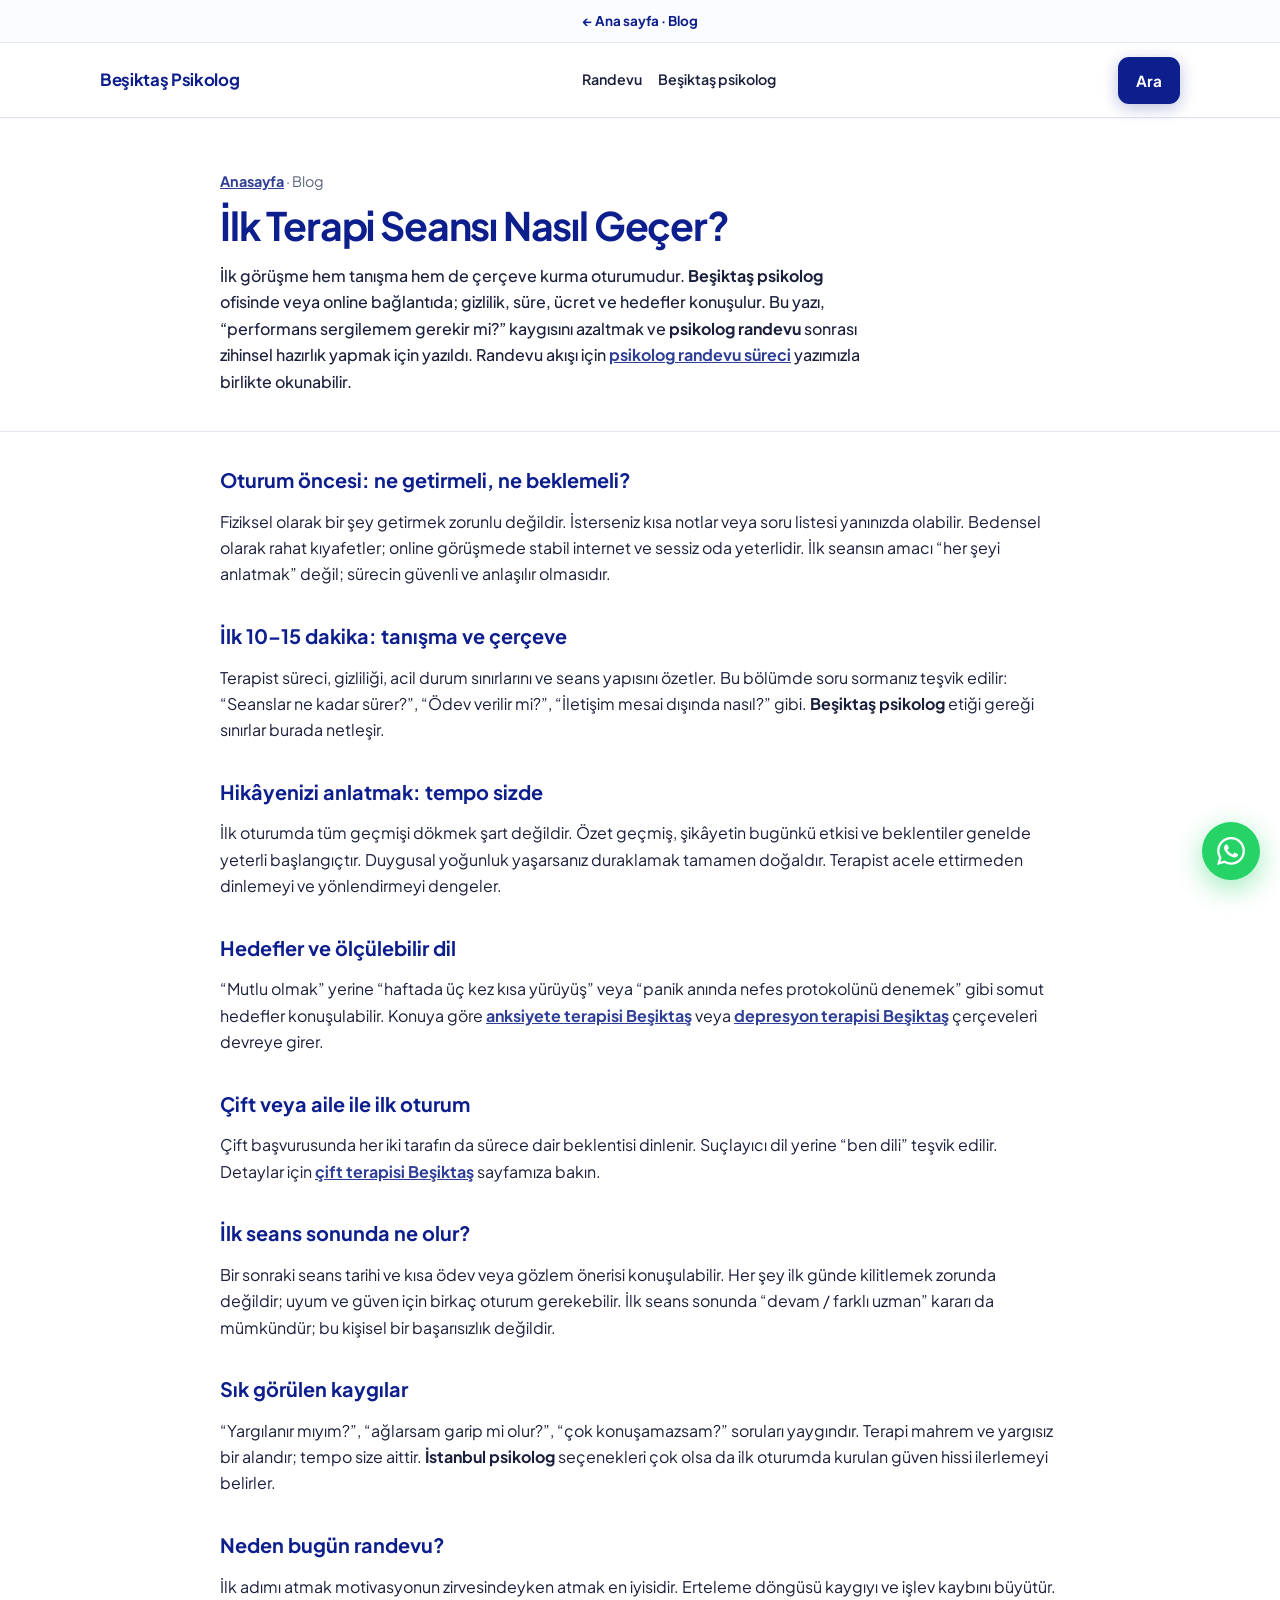
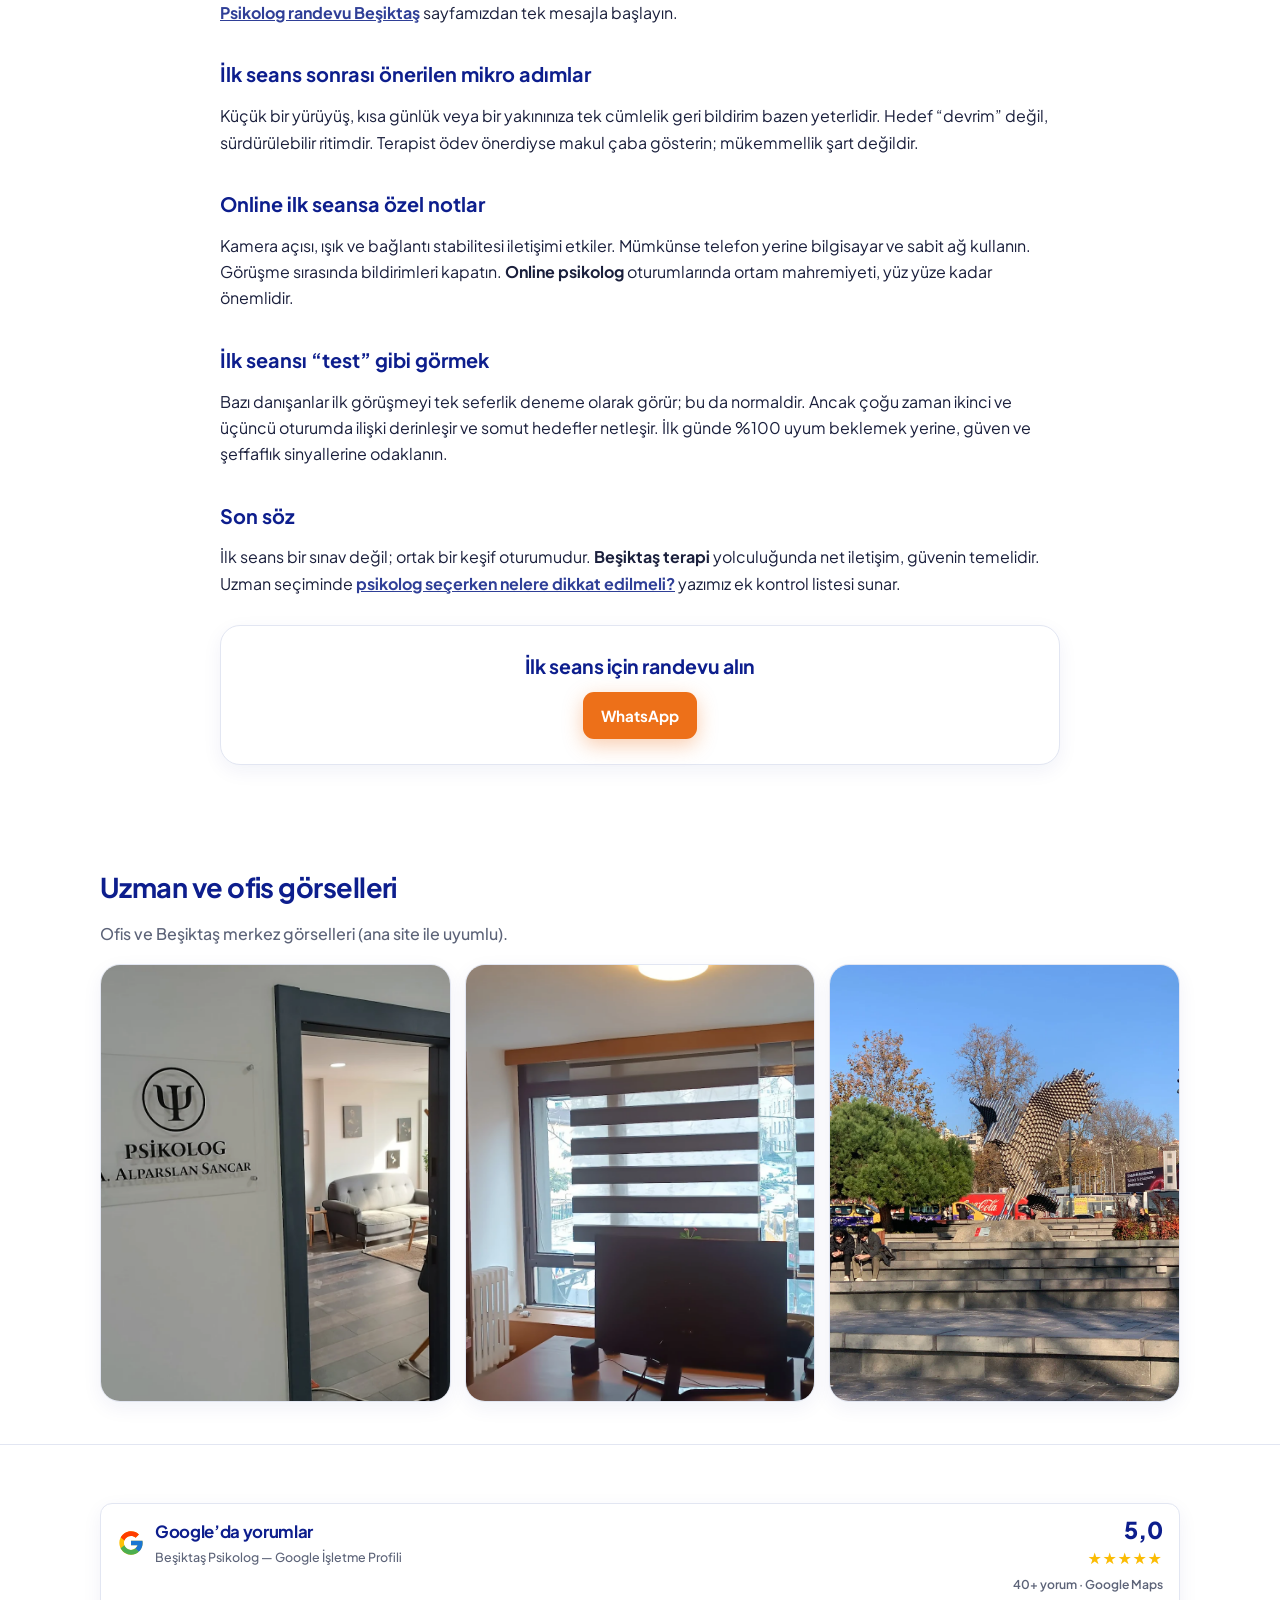
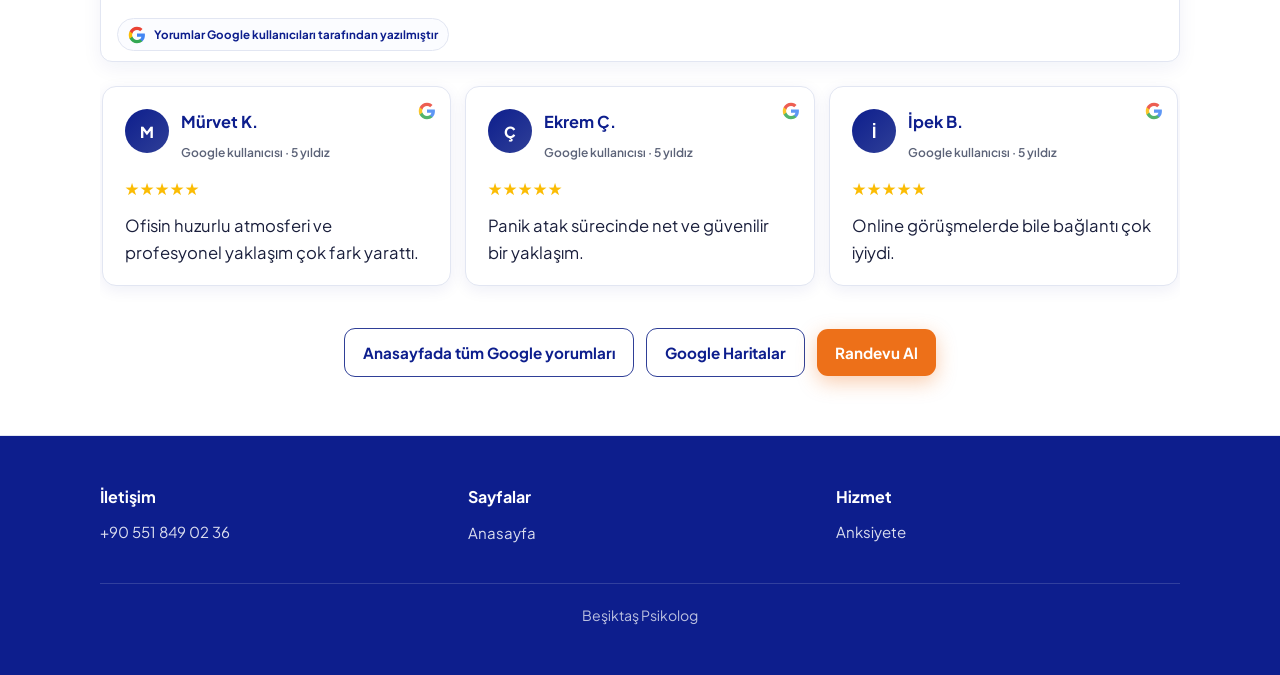
<file: blog/ilk-terapi-seansi-nasil-gecer.html>
<!doctype html>
<html lang="tr">
<head>
  <meta charset="utf-8">
  <meta name="viewport" content="width=device-width, initial-scale=1">
  <title>İlk Terapi Seansı Nasıl Geçer? | Beşiktaş Psikolog</title>
  <meta name="description" content="İlk terapi seansında neler konuşulur, gizlilik ve hedefler nasıl netleşir? Beşiktaş psikolog ile ilk görüşme rehberi ve psikolog randevu sonrası beklentiler.">
  <meta property="og:type" content="article">
  <meta property="og:locale" content="tr_TR">
  <meta property="og:title" content="İlk Terapi Seansı Nasıl Geçer? | Beşiktaş Psikolog">
  <meta property="og:description" content="İlk terapi seansında neler konuşulur, gizlilik ve hedefler nasıl netleşir?">
  <meta property="og:url" content="https://besiktaspsikolog.org/blog/ilk-terapi-seansi-nasil-gecer.html">
  <meta property="og:image" content="https://besiktaspsikolog.org/images/ofis2.webp">
  <meta name="twitter:card" content="summary_large_image">
  <meta name="twitter:title" content="İlk Terapi Seansı Nasıl Geçer?">
  <meta name="twitter:description" content="İlk seans süreci, gizlilik çerçevesi ve randevu sonrası beklentiler.">
  <meta name="twitter:image" content="https://besiktaspsikolog.org/images/ofis2.webp">
  <link rel="canonical" href="https://besiktaspsikolog.org/blog/ilk-terapi-seansi-nasil-gecer.html">
  <link rel="stylesheet" href="../styles.css">
  <link rel="icon" href="../favicon.ico">
  <script type="application/ld+json">
  {
    "@context": "https://schema.org",
    "@type": "Article",
    "headline": "İlk Terapi Seansı Nasıl Geçer?",
    "description": "İlk terapi seansında neler konuşulur, gizlilik ve hedefler nasıl netleşir? Beşiktaş psikolog ile ilk görüşme rehberi.",
    "author": {
      "@type": "Person",
      "name": "Ahmet Alparslan Sancar"
    },
    "publisher": {
      "@type": "Organization",
      "name": "Beşiktaş Psikolog",
      "logo": {
        "@type": "ImageObject",
        "url": "https://besiktaspsikolog.org/images/logo.png"
      }
    },
    "datePublished": "2026-05-06",
    "dateModified": "2026-05-06",
    "mainEntityOfPage": "https://besiktaspsikolog.org/blog/ilk-terapi-seansi-nasil-gecer.html",
    "image": "https://besiktaspsikolog.org/images/ofis2.webp"
  }
  </script>
</head>
<body>
  <div class="announcement"><a href="../index.html" style="color:inherit;text-decoration:none;">← Ana sayfa</a> · Blog</div>
  <header class="header">
    <div class="container nav">
      <div class="logo"><a href="../index.html">Beşiktaş Psikolog</a></div>
      <nav class="menu" aria-label="Menü">
        <a href="../psikolog-randevu-besiktas.html">Randevu</a>
        <a href="../besiktas-psikolog.html">Beşiktaş psikolog</a>
      </nav>
      <a class="btn btn-call" href="tel:+905518490236">Ara</a>
    </div>
  </header>

  <main>
    <article class="page-hero">
      <div class="container prose">
        <p style="font-size:0.9rem;color:var(--muted);margin:0 0 8px;"><a href="../index.html">Anasayfa</a> · Blog</p>
        <h1>İlk Terapi Seansı Nasıl Geçer?</h1>
        <p class="lead">İlk görüşme hem tanışma hem de çerçeve kurma oturumudur. <strong>Beşiktaş psikolog</strong> ofisinde veya online bağlantıda; gizlilik, süre, ücret ve hedefler konuşulur. Bu yazı, “performans sergilemem gerekir mi?” kaygısını azaltmak ve <strong>psikolog randevu</strong> sonrası zihinsel hazırlık yapmak için yazıldı. Randevu akışı için <a href="psikolog-randevu-sureci-nasil-isler.html">psikolog randevu süreci</a> yazımızla birlikte okunabilir.</p>
      </div>
    </article>

    <section class="section" style="padding-top:32px;">
      <div class="container prose">
        <h2>Oturum öncesi: ne getirmeli, ne beklemeli?</h2>
        <p>Fiziksel olarak bir şey getirmek zorunlu değildir. İsterseniz kısa notlar veya soru listesi yanınızda olabilir. Bedensel olarak rahat kıyafetler; online görüşmede stabil internet ve sessiz oda yeterlidir. İlk seansın amacı “her şeyi anlatmak” değil; sürecin güvenli ve anlaşılır olmasıdır.</p>

        <h2>İlk 10–15 dakika: tanışma ve çerçeve</h2>
        <p>Terapist süreci, gizliliği, acil durum sınırlarını ve seans yapısını özetler. Bu bölümde soru sormanız teşvik edilir: “Seanslar ne kadar sürer?”, “Ödev verilir mi?”, “İletişim mesai dışında nasıl?” gibi. <strong>Beşiktaş psikolog</strong> etiği gereği sınırlar burada netleşir.</p>

        <h2>Hikâyenizi anlatmak: tempo sizde</h2>
        <p>İlk oturumda tüm geçmişi dökmek şart değildir. Özet geçmiş, şikâyetin bugünkü etkisi ve beklentiler genelde yeterli başlangıçtır. Duygusal yoğunluk yaşarsanız duraklamak tamamen doğaldır. Terapist acele ettirmeden dinlemeyi ve yönlendirmeyi dengeler.</p>

        <h2>Hedefler ve ölçülebilir dil</h2>
        <p>“Mutlu olmak” yerine “haftada üç kez kısa yürüyüş” veya “panik anında nefes protokolünü denemek” gibi somut hedefler konuşulabilir. Konuya göre <a href="../anksiyete-terapi-besiktas.html">anksiyete terapisi Beşiktaş</a> veya <a href="../depresyon-terapi-besiktas.html">depresyon terapisi Beşiktaş</a> çerçeveleri devreye girer.</p>

        <h2>Çift veya aile ile ilk oturum</h2>
        <p>Çift başvurusunda her iki tarafın da sürece dair beklentisi dinlenir. Suçlayıcı dil yerine “ben dili” teşvik edilir. Detaylar için <a href="../cift-terapisi-besiktas.html">çift terapisi Beşiktaş</a> sayfamıza bakın.</p>

        <h2>İlk seans sonunda ne olur?</h2>
        <p>Bir sonraki seans tarihi ve kısa ödev veya gözlem önerisi konuşulabilir. Her şey ilk günde kilitlemek zorunda değildir; uyum ve güven için birkaç oturum gerekebilir. İlk seans sonunda “devam / farklı uzman” kararı da mümkündür; bu kişisel bir başarısızlık değildir.</p>

        <h2>Sık görülen kaygılar</h2>
        <p>“Yargılanır mıyım?”, “ağlarsam garip mi olur?”, “çok konuşamazsam?” soruları yaygındır. Terapi mahrem ve yargısız bir alandır; tempo size aittir. <strong>İstanbul psikolog</strong> seçenekleri çok olsa da ilk oturumda kurulan güven hissi ilerlemeyi belirler.</p>

        <h2>Neden bugün randevu?</h2>
        <p>İlk adımı atmak motivasyonun zirvesindeyken atmak en iyisidir. Erteleme döngüsü kaygıyı ve işlev kaybını büyütür. <a href="../psikolog-randevu-besiktas.html">Psikolog randevu Beşiktaş</a> sayfamızdan tek mesajla başlayın.</p>

        <h2>İlk seans sonrası önerilen mikro adımlar</h2>
        <p>Küçük bir yürüyüş, kısa günlük veya bir yakınınıza tek cümlelik geri bildirim bazen yeterlidir. Hedef “devrim” değil, sürdürülebilir ritimdir. Terapist ödev önerdiyse makul çaba gösterin; mükemmellik şart değildir.</p>

        <h2>Online ilk seansa özel notlar</h2>
        <p>Kamera açısı, ışık ve bağlantı stabilitesi iletişimi etkiler. Mümkünse telefon yerine bilgisayar ve sabit ağ kullanın. Görüşme sırasında bildirimleri kapatın. <strong>Online psikolog</strong> oturumlarında ortam mahremiyeti, yüz yüze kadar önemlidir.</p>

        <h2>İlk seansı “test” gibi görmek</h2>
        <p>Bazı danışanlar ilk görüşmeyi tek seferlik deneme olarak görür; bu da normaldir. Ancak çoğu zaman ikinci ve üçüncü oturumda ilişki derinleşir ve somut hedefler netleşir. İlk günde %100 uyum beklemek yerine, güven ve şeffaflık sinyallerine odaklanın.</p>

        <h2>Son söz</h2>
        <p>İlk seans bir sınav değil; ortak bir keşif oturumudur. <strong>Beşiktaş terapi</strong> yolculuğunda net iletişim, güvenin temelidir. Uzman seçiminde <a href="besiktas-psikolog-secerken-nelere-dikkat.html">psikolog seçerken nelere dikkat edilmeli?</a> yazımız ek kontrol listesi sunar.</p>

        <div class="cta-strip" style="margin-top:28px;">
          <h3>İlk seans için randevu alın</h3>
          <a class="btn btn-cta" href="https://wa.me/905518490236?text=%C4%B0lk%20terapi%20seans%C4%B1%20i%C3%A7in%20randevu." target="_blank" rel="noopener">WhatsApp</a>
        </div>
      </div>
    </section>
    <section class="section section--white photos-strip-section">
      <div class="container">
        <h2 class="section-title">Uzman ve ofis görselleri</h2>
        <p class="section-text" style="margin-bottom:12px;">Ofis ve Beşiktaş merkez görselleri (ana site ile uyumlu).</p>
        <div class="photos-strip photos-strip--three">
          <figure class="photos-strip__item">
            <img src="../images/ofis1.webp" width="360" height="450" loading="lazy" decoding="async" alt="Beşiktaş terapi ofisi">
          </figure>
          <figure class="photos-strip__item">
            <img src="../images/ofis2.webp" width="360" height="450" loading="lazy" decoding="async" alt="Beşiktaş psikolog ofisi">
          </figure>
          <figure class="photos-strip__item">
            <img src="../images/besiktas1.webp" width="360" height="450" loading="lazy" decoding="async" alt="Beşiktaş merkez — İstanbul">
          </figure>
        </div>
      </div>
    </section>

    <section class="section google-reviews-wrap" id="yorumlar">
      <div class="container">
        <div class="google-panel">
          <div class="google-panel__head">
            <div class="google-panel__brand">
              <div class="google-panel__g" aria-hidden="true">
                <svg width="44" height="44" viewBox="0 0 48 48"><path fill="#FFC107" d="M43.611 20.083H42V20H24v8h11.303c-1.649 4.657-6.08 8-11.303 8-6.627 0-12-5.373-12-12s5.373-12 12-12c3.059 0 5.842 1.154 7.961 3.039l5.657-5.657C34.046 6.053 29.268 4 24 4 12.955 4 4 12.955 4 24s8.955 20 20 20 20-8.955 20-20c0-1.341-.138-2.65-.389-3.917z"/><path fill="#FF3D00" d="m6.306 14.691 6.571 4.819C14.655 15.108 18.961 12 24 12c3.059 0 5.842 1.154 7.961 3.039l5.657-5.657C34.046 6.053 29.268 4 24 4 16.318 4 9.656 8.337 6.306 14.691z"/><path fill="#4CAF50" d="M24 44c5.166 0 9.86-1.977 13.409-5.192l-6.19-5.238A11.91 11.91 0 0 1 24 36c-5.202 0-9.619-3.317-11.283-7.946l-6.522 5.025C9.505 39.556 16.227 44 24 44z"/><path fill="#1976D2" d="M43.611 20.083H42V20H24v8h11.303a12.04 12.04 0 0 1-4.087 5.571l.003-.002 6.19 5.238C36.971 39.205 44 34 44 24c0-1.341-.138-2.65-.389-3.917z"/></svg>
              </div>
              <div>
                <p class="google-panel__title">Google’da yorumlar</p>
                <p class="google-panel__subtitle">Beşiktaş Psikolog — Google İşletme Profili</p>
              </div>
            </div>
            <div class="google-panel__rating">
              <div class="google-panel__score">5,0</div>
              <div class="google-panel__stars" aria-label="5 üzerinden 5">★★★★★</div>
              <p class="google-panel__meta">40+ yorum · Google Maps</p>
            </div>
          </div>
          <div class="google-panel__badge">
            <svg width="18" height="18" viewBox="0 0 24 24" aria-hidden="true"><path fill="#4285F4" d="M22.56 12.25c0-.78-.07-1.53-.2-2.25H12v4.26h5.92c-.26 1.37-1.04 2.53-2.21 3.31v2.77h3.57c2.08-1.92 3.28-4.74 3.28-8.09z"/><path fill="#34A853" d="M12 23c2.97 0 5.46-.98 7.28-2.66l-3.57-2.77c-.98.66-2.23 1.06-3.71 1.06-2.86 0-5.29-1.93-6.16-4.53H2.18v2.84C3.99 20.53 7.7 23 12 23z"/><path fill="#FBBC05" d="M5.84 14.09c-.22-.66-.35-1.36-.35-2.09s.13-1.43.35-2.09V7.07H2.18C1.43 8.55 1 10.22 1 12s.43 3.45 1.18 4.93l2.85-2.22.81-.62z"/><path fill="#EA4335" d="M12 5.38c1.62 0 3.06.56 4.21 1.64l3.15-3.15C17.45 2.09 14.97 1 12 1 7.7 1 3.99 3.47 2.18 7.07l3.66 2.84c.87-2.6 3.3-4.53 6.16-4.53z"/></svg>
            Yorumlar Google kullanıcıları tarafından yazılmıştır
          </div>
        </div>
        <div class="slider" aria-label="Google yorumları">
          <article class="review">
            <div class="review__g-icon" aria-hidden="true"><svg width="18" height="18" viewBox="0 0 24 24"><path fill="#4285F4" d="M22.56 12.25c0-.78-.07-1.53-.2-2.25H12v4.26h5.92c-.26 1.37-1.04 2.53-2.21 3.31v2.77h3.57c2.08-1.92 3.28-4.74 3.28-8.09z"/><path fill="#34A853" d="M12 23c2.97 0 5.46-.98 7.28-2.66l-3.57-2.77c-.98.66-2.23 1.06-3.71 1.06-2.86 0-5.29-1.93-6.16-4.53H2.18v2.84C3.99 20.53 7.7 23 12 23z"/><path fill="#FBBC05" d="M5.84 14.09c-.22-.66-.35-1.36-.35-2.09s.13-1.43.35-2.09V7.07H2.18C1.43 8.55 1 10.22 1 12s.43 3.45 1.18 4.93l2.85-2.22.81-.62z"/><path fill="#EA4335" d="M12 5.38c1.62 0 3.06.56 4.21 1.64l3.15-3.15C17.45 2.09 14.97 1 12 1 7.7 1 3.99 3.47 2.18 7.07l3.66 2.84c.87-2.6 3.3-4.53 6.16-4.53z"/></svg></div>
            <div class="review__top">
              <div class="review__avatar" aria-hidden="true">M</div>
              <div class="review__meta">
                <strong>Mürvet K.</strong>
                <span class="review__label">Google kullanıcısı · 5 yıldız</span>
              </div>
            </div>
            <div class="stars">★★★★★</div>
            <p>Ofisin huzurlu atmosferi ve profesyonel yaklaşım çok fark yarattı.</p>
          </article>
          <article class="review">
            <div class="review__g-icon" aria-hidden="true"><svg width="18" height="18" viewBox="0 0 24 24"><path fill="#4285F4" d="M22.56 12.25c0-.78-.07-1.53-.2-2.25H12v4.26h5.92c-.26 1.37-1.04 2.53-2.21 3.31v2.77h3.57c2.08-1.92 3.28-4.74 3.28-8.09z"/><path fill="#34A853" d="M12 23c2.97 0 5.46-.98 7.28-2.66l-3.57-2.77c-.98.66-2.23 1.06-3.71 1.06-2.86 0-5.29-1.93-6.16-4.53H2.18v2.84C3.99 20.53 7.7 23 12 23z"/><path fill="#FBBC05" d="M5.84 14.09c-.22-.66-.35-1.36-.35-2.09s.13-1.43.35-2.09V7.07H2.18C1.43 8.55 1 10.22 1 12s.43 3.45 1.18 4.93l2.85-2.22.81-.62z"/><path fill="#EA4335" d="M12 5.38c1.62 0 3.06.56 4.21 1.64l3.15-3.15C17.45 2.09 14.97 1 12 1 7.7 1 3.99 3.47 2.18 7.07l3.66 2.84c.87-2.6 3.3-4.53 6.16-4.53z"/></svg></div>
            <div class="review__top">
              <div class="review__avatar" aria-hidden="true">Ç</div>
              <div class="review__meta">
                <strong>Ekrem Ç.</strong>
                <span class="review__label">Google kullanıcısı · 5 yıldız</span>
              </div>
            </div>
            <div class="stars">★★★★★</div>
            <p>Panik atak sürecinde net ve güvenilir bir yaklaşım.</p>
          </article>
          <article class="review">
            <div class="review__g-icon" aria-hidden="true"><svg width="18" height="18" viewBox="0 0 24 24"><path fill="#4285F4" d="M22.56 12.25c0-.78-.07-1.53-.2-2.25H12v4.26h5.92c-.26 1.37-1.04 2.53-2.21 3.31v2.77h3.57c2.08-1.92 3.28-4.74 3.28-8.09z"/><path fill="#34A853" d="M12 23c2.97 0 5.46-.98 7.28-2.66l-3.57-2.77c-.98.66-2.23 1.06-3.71 1.06-2.86 0-5.29-1.93-6.16-4.53H2.18v2.84C3.99 20.53 7.7 23 12 23z"/><path fill="#FBBC05" d="M5.84 14.09c-.22-.66-.35-1.36-.35-2.09s.13-1.43.35-2.09V7.07H2.18C1.43 8.55 1 10.22 1 12s.43 3.45 1.18 4.93l2.85-2.22.81-.62z"/><path fill="#EA4335" d="M12 5.38c1.62 0 3.06.56 4.21 1.64l3.15-3.15C17.45 2.09 14.97 1 12 1 7.7 1 3.99 3.47 2.18 7.07l3.66 2.84c.87-2.6 3.3-4.53 6.16-4.53z"/></svg></div>
            <div class="review__top">
              <div class="review__avatar" aria-hidden="true">İ</div>
              <div class="review__meta">
                <strong>İpek B.</strong>
                <span class="review__label">Google kullanıcısı · 5 yıldız</span>
              </div>
            </div>
            <div class="stars">★★★★★</div>
            <p>Online görüşmelerde bile bağlantı çok iyiydi.</p>
          </article>
        </div>
        <div class="section-cta">
          <a class="btn btn-outline" href="../index.html#yorumlar">Anasayfada tüm Google yorumları</a>
          <a class="btn btn-outline" href="https://maps.app.goo.gl/UREmy2i7TNAJbgYdA" target="_blank" rel="noopener">Google Haritalar</a>
          <a class="btn btn-cta" href="https://wa.me/905518490236?text=Randevu" target="_blank" rel="noopener">Randevu Al</a>
        </div>
      </div>
    </section>
  </main>

  <footer class="footer">
    <div class="container">
      <div class="footer-grid">
        <div><h4>İletişim</h4><p><a href="tel:+905518490236">+90 551 849 02 36</a></p></div>
        <div><h4>Sayfalar</h4><ul class="footer-links"><li><a href="../index.html">Anasayfa</a></li></ul></div>
        <div><h4>Hizmet</h4><p><a href="../anksiyete-terapi-besiktas.html">Anksiyete</a></p></div>
      </div>
      <div class="footer-bottom">Beşiktaş Psikolog</div>
    </div>
  </footer>
  <a class="sticky-whatsapp" href="https://wa.me/905518490236?text=%C4%B0lk%20seans" target="_blank" rel="noopener" aria-label="WhatsApp"><svg xmlns="http://www.w3.org/2000/svg" viewBox="0 0 24 24" width="28" height="28" aria-hidden="true" focusable="false"><path fill="currentColor" d="M17.472 14.382c-.297-.149-1.758-.867-2.03-.967-.273-.099-.471-.148-.67.15-.197.297-.767.966-.94 1.164-.173.199-.347.223-.644.075-.297-.15-1.255-.463-2.39-1.475-.883-.788-1.48-1.761-1.653-2.059-.173-.297-.018-.458.13-.606.134-.133.298-.347.446-.52.149-.174.198-.298.298-.497.099-.198.05-.371-.025-.52-.075-.149-.669-1.612-.916-2.207-.242-.579-.487-.5-.669-.51-.173-.008-.371-.01-.57-.01-.198 0-.52.074-.792.372-.272.297-1.04 1.016-1.04 2.479 0 1.462 1.065 2.875 1.213 3.074.149.198 2.096 3.2 5.076 4.487.709.306 1.262.489 1.694.625.712.227 1.36.195 1.871.118.571-.085 1.758-.719 2.006-1.413.248-.694.248-1.289.173-1.413-.074-.124-.272-.198-.57-.347m-5.421 7.403h-.004a9.87 9.87 0 01-5.031-1.378l-.361-.214-3.741.982.998-3.648-.235-.374a9.86 9.86 0 01-1.51-5.26c.001-5.45 4.436-9.884 9.888-9.884 2.64 0 5.122 1.03 6.988 2.898a9.825 9.825 0 012.893 6.994c-.003 5.45-4.435 9.884-9.881 9.884m8.413-18.297A11.815 11.815 0 0012.05 0C5.495 0 .16 5.335.157 11.892c0 2.096.547 4.142 1.588 5.945L.057 24l6.305-1.654a11.882 11.882 0 005.683 1.448h.005c6.554 0 11.89-5.335 11.893-11.893a11.821 11.821 0 00-3.48-8.413Z"/></svg></a>
</body>
</html>
</file>
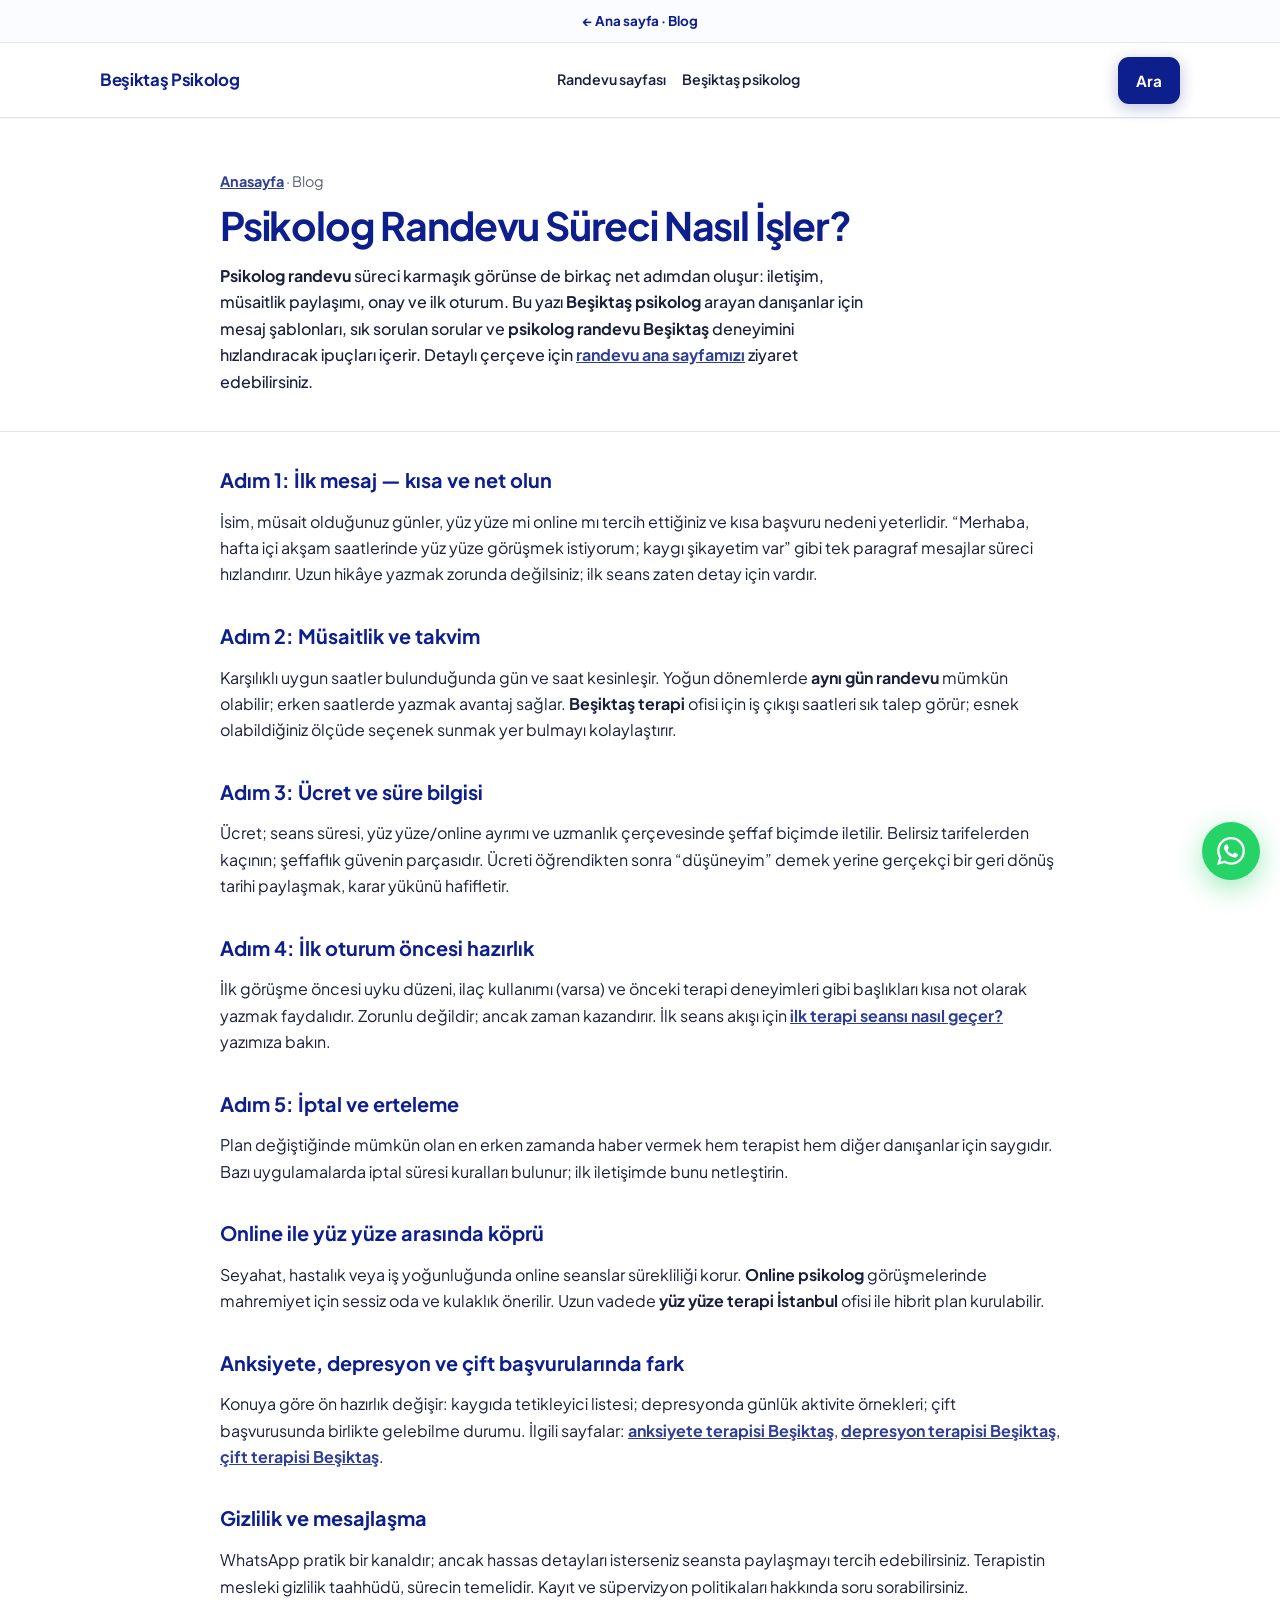
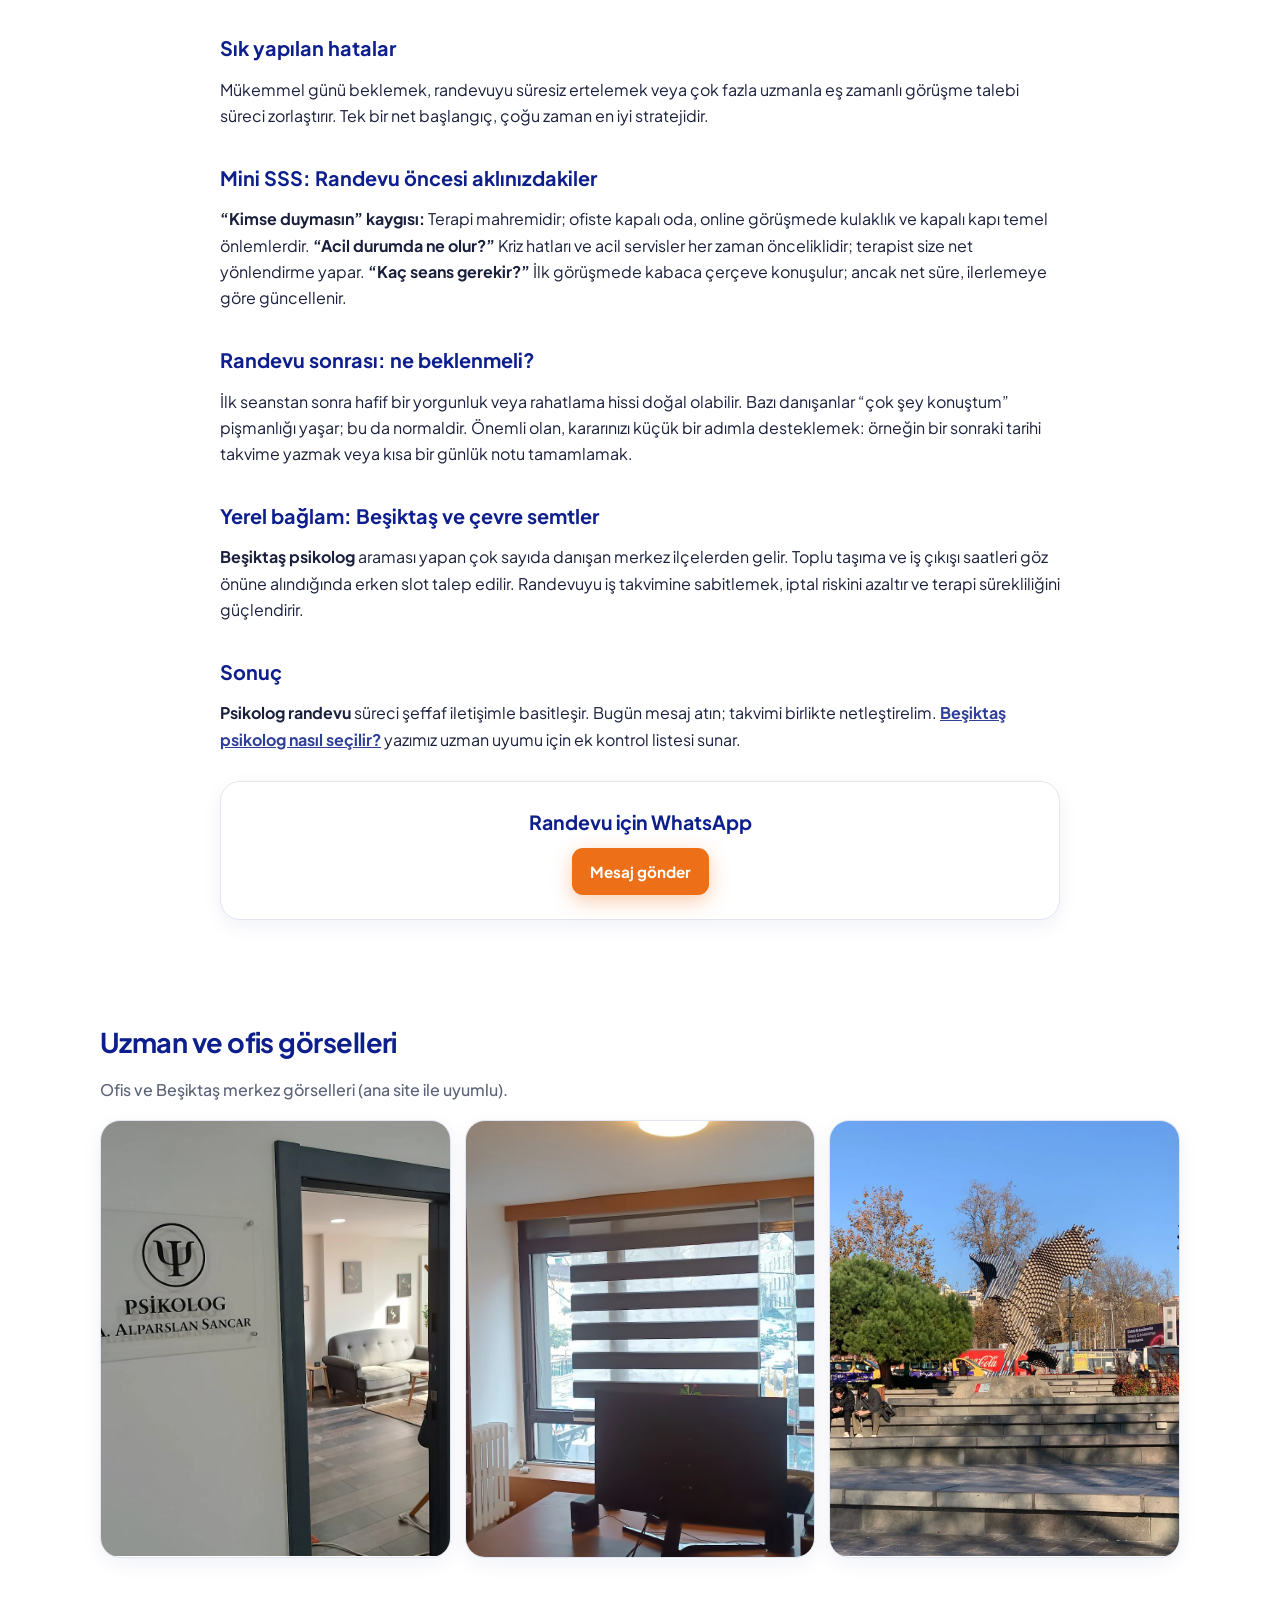
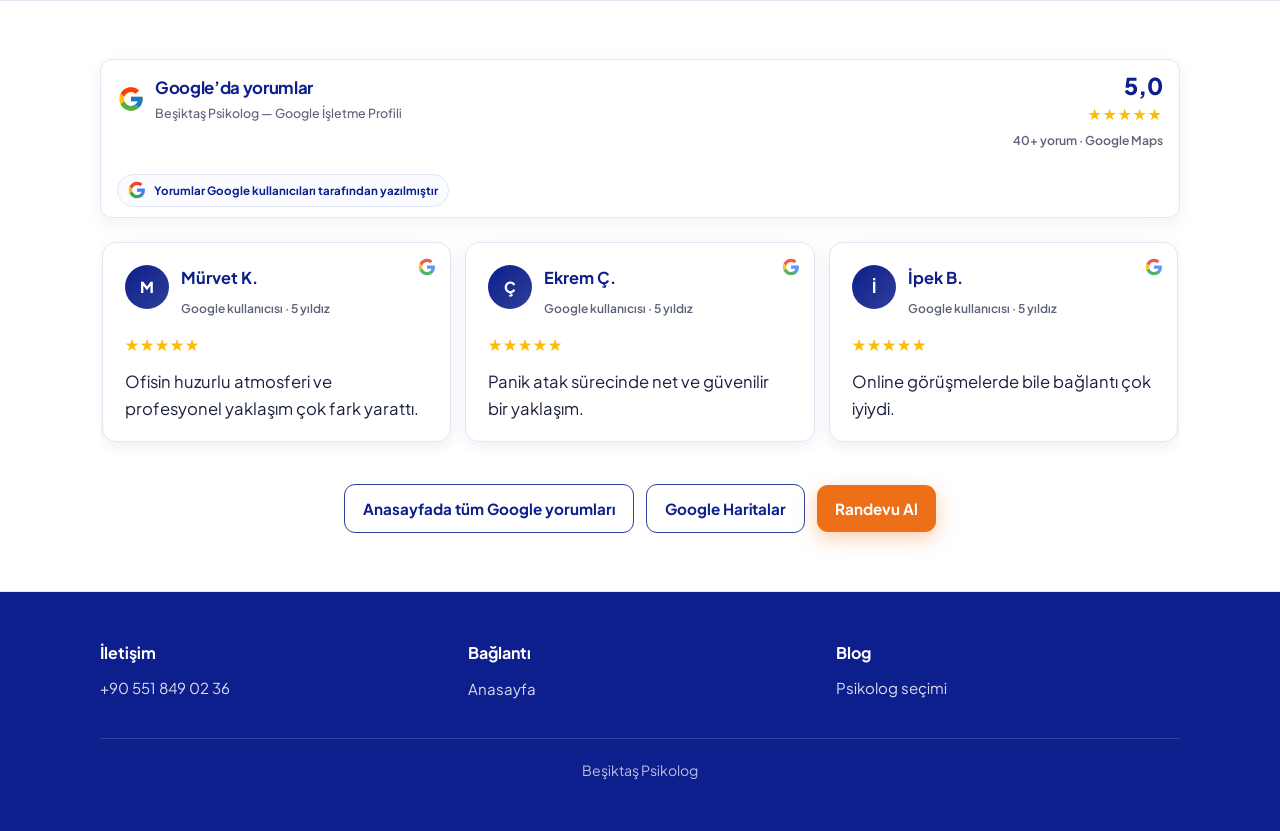
<file: blog/psikolog-randevu-sureci-nasil-isler.html>
<!doctype html>
<html lang="tr">
<head>
  <meta charset="utf-8">
  <meta name="viewport" content="width=device-width, initial-scale=1">
  <title>Psikolog Randevu Süreci Nasıl İşler? | Beşiktaş Rehberi</title>
  <meta name="description" content="Psikolog randevu süreci: ilk mesajdan seans onayına kadar adımlar, WhatsApp iletişimi, ücret ve gizlilik. Beşiktaş psikolog randevu için pratik rehber.">
  <meta property="og:type" content="article">
  <meta property="og:locale" content="tr_TR">
  <meta property="og:title" content="Psikolog Randevu Süreci Nasıl İşler? | Beşiktaş Rehberi">
  <meta property="og:description" content="İlk mesajdan seans onayına kadar psikolog randevu süreci için pratik rehber.">
  <meta property="og:url" content="https://besiktaspsikolog.org/blog/psikolog-randevu-sureci-nasil-isler.html">
  <meta property="og:image" content="https://besiktaspsikolog.org/images/besiktas1.webp">
  <meta name="twitter:card" content="summary_large_image">
  <meta name="twitter:title" content="Psikolog Randevu Süreci Nasıl İşler?">
  <meta name="twitter:description" content="WhatsApp iletişimi, takvim, ücret ve ilk seans adımları.">
  <meta name="twitter:image" content="https://besiktaspsikolog.org/images/besiktas1.webp">
  <link rel="canonical" href="https://besiktaspsikolog.org/blog/psikolog-randevu-sureci-nasil-isler.html">
  <link rel="stylesheet" href="../styles.css">
  <link rel="icon" href="../favicon.ico">
  <script type="application/ld+json">
  {
    "@context": "https://schema.org",
    "@type": "Article",
    "headline": "Psikolog Randevu Süreci Nasıl İşler?",
    "description": "Psikolog randevu süreci: ilk mesajdan seans onayına kadar adımlar, WhatsApp iletişimi, ücret ve gizlilik.",
    "author": {
      "@type": "Person",
      "name": "Ahmet Alparslan Sancar"
    },
    "publisher": {
      "@type": "Organization",
      "name": "Beşiktaş Psikolog",
      "logo": {
        "@type": "ImageObject",
        "url": "https://besiktaspsikolog.org/images/logo.png"
      }
    },
    "datePublished": "2026-05-06",
    "dateModified": "2026-05-06",
    "mainEntityOfPage": "https://besiktaspsikolog.org/blog/psikolog-randevu-sureci-nasil-isler.html",
    "image": "https://besiktaspsikolog.org/images/besiktas1.webp"
  }
  </script>
</head>
<body>
  <div class="announcement"><a href="../index.html" style="color:inherit;text-decoration:none;">← Ana sayfa</a> · Blog</div>
  <header class="header">
    <div class="container nav">
      <div class="logo"><a href="../index.html">Beşiktaş Psikolog</a></div>
      <nav class="menu" aria-label="Menü">
        <a href="../psikolog-randevu-besiktas.html">Randevu sayfası</a>
        <a href="../besiktas-psikolog.html">Beşiktaş psikolog</a>
      </nav>
      <a class="btn btn-call" href="tel:+905518490236">Ara</a>
    </div>
  </header>

  <main>
    <article class="page-hero">
      <div class="container prose">
        <p style="font-size:0.9rem;color:var(--muted);margin:0 0 8px;"><a href="../index.html">Anasayfa</a> · Blog</p>
        <h1>Psikolog Randevu Süreci Nasıl İşler?</h1>
        <p class="lead"><strong>Psikolog randevu</strong> süreci karmaşık görünse de birkaç net adımdan oluşur: iletişim, müsaitlik paylaşımı, onay ve ilk oturum. Bu yazı <strong>Beşiktaş psikolog</strong> arayan danışanlar için mesaj şablonları, sık sorulan sorular ve <strong>psikolog randevu Beşiktaş</strong> deneyimini hızlandıracak ipuçları içerir. Detaylı çerçeve için <a href="../psikolog-randevu-besiktas.html">randevu ana sayfamızı</a> ziyaret edebilirsiniz.</p>
      </div>
    </article>

    <section class="section" style="padding-top:32px;">
      <div class="container prose">
        <h2>Adım 1: İlk mesaj — kısa ve net olun</h2>
        <p>İsim, müsait olduğunuz günler, yüz yüze mi online mı tercih ettiğiniz ve kısa başvuru nedeni yeterlidir. “Merhaba, hafta içi akşam saatlerinde yüz yüze görüşmek istiyorum; kaygı şikayetim var” gibi tek paragraf mesajlar süreci hızlandırır. Uzun hikâye yazmak zorunda değilsiniz; ilk seans zaten detay için vardır.</p>

        <h2>Adım 2: Müsaitlik ve takvim</h2>
        <p>Karşılıklı uygun saatler bulunduğunda gün ve saat kesinleşir. Yoğun dönemlerde <strong>aynı gün randevu</strong> mümkün olabilir; erken saatlerde yazmak avantaj sağlar. <strong>Beşiktaş terapi</strong> ofisi için iş çıkışı saatleri sık talep görür; esnek olabildiğiniz ölçüde seçenek sunmak yer bulmayı kolaylaştırır.</p>

        <h2>Adım 3: Ücret ve süre bilgisi</h2>
        <p>Ücret; seans süresi, yüz yüze/online ayrımı ve uzmanlık çerçevesinde şeffaf biçimde iletilir. Belirsiz tarifelerden kaçının; şeffaflık güvenin parçasıdır. Ücreti öğrendikten sonra “düşüneyim” demek yerine gerçekçi bir geri dönüş tarihi paylaşmak, karar yükünü hafifletir.</p>

        <h2>Adım 4: İlk oturum öncesi hazırlık</h2>
        <p>İlk görüşme öncesi uyku düzeni, ilaç kullanımı (varsa) ve önceki terapi deneyimleri gibi başlıkları kısa not olarak yazmak faydalıdır. Zorunlu değildir; ancak zaman kazandırır. İlk seans akışı için <a href="ilk-terapi-seansi-nasil-gecer.html">ilk terapi seansı nasıl geçer?</a> yazımıza bakın.</p>

        <h2>Adım 5: İptal ve erteleme</h2>
        <p>Plan değiştiğinde mümkün olan en erken zamanda haber vermek hem terapist hem diğer danışanlar için saygıdır. Bazı uygulamalarda iptal süresi kuralları bulunur; ilk iletişimde bunu netleştirin.</p>

        <h2>Online ile yüz yüze arasında köprü</h2>
        <p>Seyahat, hastalık veya iş yoğunluğunda online seanslar sürekliliği korur. <strong>Online psikolog</strong> görüşmelerinde mahremiyet için sessiz oda ve kulaklık önerilir. Uzun vadede <strong>yüz yüze terapi İstanbul</strong> ofisi ile hibrit plan kurulabilir.</p>

        <h2>Anksiyete, depresyon ve çift başvurularında fark</h2>
        <p>Konuya göre ön hazırlık değişir: kaygıda tetikleyici listesi; depresyonda günlük aktivite örnekleri; çift başvurusunda birlikte gelebilme durumu. İlgili sayfalar: <a href="../anksiyete-terapi-besiktas.html">anksiyete terapisi Beşiktaş</a>, <a href="../depresyon-terapi-besiktas.html">depresyon terapisi Beşiktaş</a>, <a href="../cift-terapisi-besiktas.html">çift terapisi Beşiktaş</a>.</p>

        <h2>Gizlilik ve mesajlaşma</h2>
        <p>WhatsApp pratik bir kanaldır; ancak hassas detayları isterseniz seansta paylaşmayı tercih edebilirsiniz. Terapistin mesleki gizlilik taahhüdü, sürecin temelidir. Kayıt ve süpervizyon politikaları hakkında soru sorabilirsiniz.</p>

        <h2>Sık yapılan hatalar</h2>
        <p>Mükemmel günü beklemek, randevuyu süresiz ertelemek veya çok fazla uzmanla eş zamanlı görüşme talebi süreci zorlaştırır. Tek bir net başlangıç, çoğu zaman en iyi stratejidir.</p>

        <h2>Mini SSS: Randevu öncesi aklınızdakiler</h2>
        <p><strong>“Kimse duymasın” kaygısı:</strong> Terapi mahremidir; ofiste kapalı oda, online görüşmede kulaklık ve kapalı kapı temel önlemlerdir. <strong>“Acil durumda ne olur?”</strong> Kriz hatları ve acil servisler her zaman önceliklidir; terapist size net yönlendirme yapar. <strong>“Kaç seans gerekir?”</strong> İlk görüşmede kabaca çerçeve konuşulur; ancak net süre, ilerlemeye göre güncellenir.</p>

        <h2>Randevu sonrası: ne beklenmeli?</h2>
        <p>İlk seanstan sonra hafif bir yorgunluk veya rahatlama hissi doğal olabilir. Bazı danışanlar “çok şey konuştum” pişmanlığı yaşar; bu da normaldir. Önemli olan, kararınızı küçük bir adımla desteklemek: örneğin bir sonraki tarihi takvime yazmak veya kısa bir günlük notu tamamlamak.</p>

        <h2>Yerel bağlam: Beşiktaş ve çevre semtler</h2>
        <p><strong>Beşiktaş psikolog</strong> araması yapan çok sayıda danışan merkez ilçelerden gelir. Toplu taşıma ve iş çıkışı saatleri göz önüne alındığında erken slot talep edilir. Randevuyu iş takvimine sabitlemek, iptal riskini azaltır ve terapi sürekliliğini güçlendirir.</p>

        <h2>Sonuç</h2>
        <p><strong>Psikolog randevu</strong> süreci şeffaf iletişimle basitleşir. Bugün mesaj atın; takvimi birlikte netleştirelim. <a href="../besiktas-psikolog.html">Beşiktaş psikolog nasıl seçilir?</a> yazımız uzman uyumu için ek kontrol listesi sunar.</p>

        <div class="cta-strip" style="margin-top:28px;">
          <h3>Randevu için WhatsApp</h3>
          <a class="btn btn-cta" href="https://wa.me/905518490236?text=Psikolog%20randevu%20s%C3%BCreci%20hakk%C4%B1nda%20bilgi%20ald%C4%B1m%20%E2%80%94%20randevu%20istiyorum." target="_blank" rel="noopener">Mesaj gönder</a>
        </div>
      </div>
    </section>
    <section class="section section--white photos-strip-section">
      <div class="container">
        <h2 class="section-title">Uzman ve ofis görselleri</h2>
        <p class="section-text" style="margin-bottom:12px;">Ofis ve Beşiktaş merkez görselleri (ana site ile uyumlu).</p>
        <div class="photos-strip photos-strip--three">
          <figure class="photos-strip__item">
            <img src="../images/ofis1.webp" width="360" height="450" loading="lazy" decoding="async" alt="Beşiktaş terapi ofisi">
          </figure>
          <figure class="photos-strip__item">
            <img src="../images/ofis2.webp" width="360" height="450" loading="lazy" decoding="async" alt="Beşiktaş psikolog ofisi">
          </figure>
          <figure class="photos-strip__item">
            <img src="../images/besiktas1.webp" width="360" height="450" loading="lazy" decoding="async" alt="Beşiktaş merkez — İstanbul">
          </figure>
        </div>
      </div>
    </section>

    <section class="section google-reviews-wrap" id="yorumlar">
      <div class="container">
        <div class="google-panel">
          <div class="google-panel__head">
            <div class="google-panel__brand">
              <div class="google-panel__g" aria-hidden="true">
                <svg width="44" height="44" viewBox="0 0 48 48"><path fill="#FFC107" d="M43.611 20.083H42V20H24v8h11.303c-1.649 4.657-6.08 8-11.303 8-6.627 0-12-5.373-12-12s5.373-12 12-12c3.059 0 5.842 1.154 7.961 3.039l5.657-5.657C34.046 6.053 29.268 4 24 4 12.955 4 4 12.955 4 24s8.955 20 20 20 20-8.955 20-20c0-1.341-.138-2.65-.389-3.917z"/><path fill="#FF3D00" d="m6.306 14.691 6.571 4.819C14.655 15.108 18.961 12 24 12c3.059 0 5.842 1.154 7.961 3.039l5.657-5.657C34.046 6.053 29.268 4 24 4 16.318 4 9.656 8.337 6.306 14.691z"/><path fill="#4CAF50" d="M24 44c5.166 0 9.86-1.977 13.409-5.192l-6.19-5.238A11.91 11.91 0 0 1 24 36c-5.202 0-9.619-3.317-11.283-7.946l-6.522 5.025C9.505 39.556 16.227 44 24 44z"/><path fill="#1976D2" d="M43.611 20.083H42V20H24v8h11.303a12.04 12.04 0 0 1-4.087 5.571l.003-.002 6.19 5.238C36.971 39.205 44 34 44 24c0-1.341-.138-2.65-.389-3.917z"/></svg>
              </div>
              <div>
                <p class="google-panel__title">Google’da yorumlar</p>
                <p class="google-panel__subtitle">Beşiktaş Psikolog — Google İşletme Profili</p>
              </div>
            </div>
            <div class="google-panel__rating">
              <div class="google-panel__score">5,0</div>
              <div class="google-panel__stars" aria-label="5 üzerinden 5">★★★★★</div>
              <p class="google-panel__meta">40+ yorum · Google Maps</p>
            </div>
          </div>
          <div class="google-panel__badge">
            <svg width="18" height="18" viewBox="0 0 24 24" aria-hidden="true"><path fill="#4285F4" d="M22.56 12.25c0-.78-.07-1.53-.2-2.25H12v4.26h5.92c-.26 1.37-1.04 2.53-2.21 3.31v2.77h3.57c2.08-1.92 3.28-4.74 3.28-8.09z"/><path fill="#34A853" d="M12 23c2.97 0 5.46-.98 7.28-2.66l-3.57-2.77c-.98.66-2.23 1.06-3.71 1.06-2.86 0-5.29-1.93-6.16-4.53H2.18v2.84C3.99 20.53 7.7 23 12 23z"/><path fill="#FBBC05" d="M5.84 14.09c-.22-.66-.35-1.36-.35-2.09s.13-1.43.35-2.09V7.07H2.18C1.43 8.55 1 10.22 1 12s.43 3.45 1.18 4.93l2.85-2.22.81-.62z"/><path fill="#EA4335" d="M12 5.38c1.62 0 3.06.56 4.21 1.64l3.15-3.15C17.45 2.09 14.97 1 12 1 7.7 1 3.99 3.47 2.18 7.07l3.66 2.84c.87-2.6 3.3-4.53 6.16-4.53z"/></svg>
            Yorumlar Google kullanıcıları tarafından yazılmıştır
          </div>
        </div>
        <div class="slider" aria-label="Google yorumları">
          <article class="review">
            <div class="review__g-icon" aria-hidden="true"><svg width="18" height="18" viewBox="0 0 24 24"><path fill="#4285F4" d="M22.56 12.25c0-.78-.07-1.53-.2-2.25H12v4.26h5.92c-.26 1.37-1.04 2.53-2.21 3.31v2.77h3.57c2.08-1.92 3.28-4.74 3.28-8.09z"/><path fill="#34A853" d="M12 23c2.97 0 5.46-.98 7.28-2.66l-3.57-2.77c-.98.66-2.23 1.06-3.71 1.06-2.86 0-5.29-1.93-6.16-4.53H2.18v2.84C3.99 20.53 7.7 23 12 23z"/><path fill="#FBBC05" d="M5.84 14.09c-.22-.66-.35-1.36-.35-2.09s.13-1.43.35-2.09V7.07H2.18C1.43 8.55 1 10.22 1 12s.43 3.45 1.18 4.93l2.85-2.22.81-.62z"/><path fill="#EA4335" d="M12 5.38c1.62 0 3.06.56 4.21 1.64l3.15-3.15C17.45 2.09 14.97 1 12 1 7.7 1 3.99 3.47 2.18 7.07l3.66 2.84c.87-2.6 3.3-4.53 6.16-4.53z"/></svg></div>
            <div class="review__top">
              <div class="review__avatar" aria-hidden="true">M</div>
              <div class="review__meta">
                <strong>Mürvet K.</strong>
                <span class="review__label">Google kullanıcısı · 5 yıldız</span>
              </div>
            </div>
            <div class="stars">★★★★★</div>
            <p>Ofisin huzurlu atmosferi ve profesyonel yaklaşım çok fark yarattı.</p>
          </article>
          <article class="review">
            <div class="review__g-icon" aria-hidden="true"><svg width="18" height="18" viewBox="0 0 24 24"><path fill="#4285F4" d="M22.56 12.25c0-.78-.07-1.53-.2-2.25H12v4.26h5.92c-.26 1.37-1.04 2.53-2.21 3.31v2.77h3.57c2.08-1.92 3.28-4.74 3.28-8.09z"/><path fill="#34A853" d="M12 23c2.97 0 5.46-.98 7.28-2.66l-3.57-2.77c-.98.66-2.23 1.06-3.71 1.06-2.86 0-5.29-1.93-6.16-4.53H2.18v2.84C3.99 20.53 7.7 23 12 23z"/><path fill="#FBBC05" d="M5.84 14.09c-.22-.66-.35-1.36-.35-2.09s.13-1.43.35-2.09V7.07H2.18C1.43 8.55 1 10.22 1 12s.43 3.45 1.18 4.93l2.85-2.22.81-.62z"/><path fill="#EA4335" d="M12 5.38c1.62 0 3.06.56 4.21 1.64l3.15-3.15C17.45 2.09 14.97 1 12 1 7.7 1 3.99 3.47 2.18 7.07l3.66 2.84c.87-2.6 3.3-4.53 6.16-4.53z"/></svg></div>
            <div class="review__top">
              <div class="review__avatar" aria-hidden="true">Ç</div>
              <div class="review__meta">
                <strong>Ekrem Ç.</strong>
                <span class="review__label">Google kullanıcısı · 5 yıldız</span>
              </div>
            </div>
            <div class="stars">★★★★★</div>
            <p>Panik atak sürecinde net ve güvenilir bir yaklaşım.</p>
          </article>
          <article class="review">
            <div class="review__g-icon" aria-hidden="true"><svg width="18" height="18" viewBox="0 0 24 24"><path fill="#4285F4" d="M22.56 12.25c0-.78-.07-1.53-.2-2.25H12v4.26h5.92c-.26 1.37-1.04 2.53-2.21 3.31v2.77h3.57c2.08-1.92 3.28-4.74 3.28-8.09z"/><path fill="#34A853" d="M12 23c2.97 0 5.46-.98 7.28-2.66l-3.57-2.77c-.98.66-2.23 1.06-3.71 1.06-2.86 0-5.29-1.93-6.16-4.53H2.18v2.84C3.99 20.53 7.7 23 12 23z"/><path fill="#FBBC05" d="M5.84 14.09c-.22-.66-.35-1.36-.35-2.09s.13-1.43.35-2.09V7.07H2.18C1.43 8.55 1 10.22 1 12s.43 3.45 1.18 4.93l2.85-2.22.81-.62z"/><path fill="#EA4335" d="M12 5.38c1.62 0 3.06.56 4.21 1.64l3.15-3.15C17.45 2.09 14.97 1 12 1 7.7 1 3.99 3.47 2.18 7.07l3.66 2.84c.87-2.6 3.3-4.53 6.16-4.53z"/></svg></div>
            <div class="review__top">
              <div class="review__avatar" aria-hidden="true">İ</div>
              <div class="review__meta">
                <strong>İpek B.</strong>
                <span class="review__label">Google kullanıcısı · 5 yıldız</span>
              </div>
            </div>
            <div class="stars">★★★★★</div>
            <p>Online görüşmelerde bile bağlantı çok iyiydi.</p>
          </article>
        </div>
        <div class="section-cta">
          <a class="btn btn-outline" href="../index.html#yorumlar">Anasayfada tüm Google yorumları</a>
          <a class="btn btn-outline" href="https://maps.app.goo.gl/UREmy2i7TNAJbgYdA" target="_blank" rel="noopener">Google Haritalar</a>
          <a class="btn btn-cta" href="https://wa.me/905518490236?text=Randevu" target="_blank" rel="noopener">Randevu Al</a>
        </div>
      </div>
    </section>
  </main>

  <footer class="footer">
    <div class="container">
      <div class="footer-grid">
        <div><h4>İletişim</h4><p><a href="tel:+905518490236">+90 551 849 02 36</a></p></div>
        <div><h4>Bağlantı</h4><ul class="footer-links"><li><a href="../index.html">Anasayfa</a></li></ul></div>
        <div><h4>Blog</h4><p><a href="besiktas-psikolog-secerken-nelere-dikkat.html">Psikolog seçimi</a></p></div>
      </div>
      <div class="footer-bottom">Beşiktaş Psikolog</div>
    </div>
  </footer>
  <a class="sticky-whatsapp" href="https://wa.me/905518490236?text=Randevu%20s%C3%BCreci" target="_blank" rel="noopener" aria-label="WhatsApp"><svg xmlns="http://www.w3.org/2000/svg" viewBox="0 0 24 24" width="28" height="28" aria-hidden="true" focusable="false"><path fill="currentColor" d="M17.472 14.382c-.297-.149-1.758-.867-2.03-.967-.273-.099-.471-.148-.67.15-.197.297-.767.966-.94 1.164-.173.199-.347.223-.644.075-.297-.15-1.255-.463-2.39-1.475-.883-.788-1.48-1.761-1.653-2.059-.173-.297-.018-.458.13-.606.134-.133.298-.347.446-.52.149-.174.198-.298.298-.497.099-.198.05-.371-.025-.52-.075-.149-.669-1.612-.916-2.207-.242-.579-.487-.5-.669-.51-.173-.008-.371-.01-.57-.01-.198 0-.52.074-.792.372-.272.297-1.04 1.016-1.04 2.479 0 1.462 1.065 2.875 1.213 3.074.149.198 2.096 3.2 5.076 4.487.709.306 1.262.489 1.694.625.712.227 1.36.195 1.871.118.571-.085 1.758-.719 2.006-1.413.248-.694.248-1.289.173-1.413-.074-.124-.272-.198-.57-.347m-5.421 7.403h-.004a9.87 9.87 0 01-5.031-1.378l-.361-.214-3.741.982.998-3.648-.235-.374a9.86 9.86 0 01-1.51-5.26c.001-5.45 4.436-9.884 9.888-9.884 2.64 0 5.122 1.03 6.988 2.898a9.825 9.825 0 012.893 6.994c-.003 5.45-4.435 9.884-9.881 9.884m8.413-18.297A11.815 11.815 0 0012.05 0C5.495 0 .16 5.335.157 11.892c0 2.096.547 4.142 1.588 5.945L.057 24l6.305-1.654a11.882 11.882 0 005.683 1.448h.005c6.554 0 11.89-5.335 11.893-11.893a11.821 11.821 0 00-3.48-8.413Z"/></svg></a>
</body>
</html>
</file>
<file: styles.css>
/* Beşiktaş Psikolog — kurumsal tema: #0D1E8D, #2F3F97, #ED7019, #FFFFFF */
@import url("https://fonts.googleapis.com/css2?family=Plus+Jakarta+Sans:wght@400;500;600;700&display=swap");

:root {
  --corp-navy: #0d1e8d;
  --corp-blue: #2f3f97;
  --corp-accent: #ed7019;
  --corp-accent-hover: #d46214;
  --white: #ffffff;
  --surface: #fbfcff;
  --surface-2: #f4f7ff;
  --text: #1a1f3c;
  --muted: #5c6378;
  --border: #e2e6f2;
  --shadow: 0 6px 20px rgba(13, 30, 141, 0.06);
  --shadow-lg: 0 12px 30px rgba(13, 30, 141, 0.08);
  --radius: 14px;
  --radius-lg: 20px;
  --wa: #25d366;
  /* legacy aliases for existing class names */
  --blue-900: var(--corp-navy);
  --blue-700: var(--corp-blue);
  --cta: var(--corp-accent);
  --cta-hover: var(--corp-accent-hover);
}

* {
  box-sizing: border-box;
}

html {
  scroll-behavior: smooth;
}

body {
  margin: 0;
  font-family: "Plus Jakarta Sans", "Segoe UI", Roboto, Arial, sans-serif;
  color: var(--text);
  background: var(--white);
  line-height: 1.65;
  text-rendering: optimizeLegibility;
  -webkit-font-smoothing: antialiased;
}

img {
  max-width: 100%;
  display: block;
  height: auto;
}

.container {
  width: min(1080px, 90%);
  margin-inline: auto;
}

/* ——— Header ——— */
.header {
  position: sticky;
  top: 0;
  z-index: 100;
  background: rgba(255, 255, 255, 0.97);
  backdrop-filter: blur(12px);
  border-bottom: 1px solid var(--border);
  box-shadow: 0 1px 0 rgba(13, 30, 141, 0.04);
}

.nav {
  display: flex;
  align-items: center;
  justify-content: space-between;
  gap: 16px;
  min-height: 74px;
  flex-wrap: wrap;
}

.brand {
  display: flex;
  align-items: center;
  gap: 12px;
  text-decoration: none;
  color: var(--corp-navy);
}

.brand img {
  width: 42px;
  height: 42px;
  object-fit: contain;
  border-radius: 10px;
}

.brand-text {
  font-size: 1.08rem;
  font-weight: 700;
  letter-spacing: -0.02em;
  line-height: 1.2;
}

.brand-text small {
  display: block;
  font-size: 0.69rem;
  font-weight: 500;
  color: #5f6894;
  letter-spacing: 0.01em;
  text-transform: none;
  margin-top: 2px;
}

.logo {
  font-size: 1.05rem;
  font-weight: 700;
  color: var(--corp-navy);
  letter-spacing: -0.02em;
}

.logo a {
  color: inherit;
  text-decoration: none;
}

.menu {
  display: flex;
  align-items: center;
  gap: 16px;
  flex-wrap: wrap;
}

.menu a {
  text-decoration: none;
  color: var(--text);
  font-weight: 600;
  font-size: 0.89rem;
}

.menu a:hover,
.menu a:focus-visible {
  color: var(--corp-blue);
}

.menu--home,
.menu--sub {
  flex: 1;
  justify-content: flex-end;
  min-width: 0;
}

.menu__mobile-bar {
  display: none;
  align-items: center;
  gap: 8px;
}

.menu__desktop {
  display: flex;
  align-items: center;
  gap: 16px;
  flex-wrap: wrap;
}

.menu__desktop a {
  text-decoration: none;
  color: var(--text);
  font-weight: 600;
  font-size: 0.89rem;
}

.menu__desktop a:hover,
.menu__desktop a:focus-visible {
  color: var(--corp-blue);
}

a.btn-cta,
a.btn-wa,
button.btn-cta,
button.btn-wa {
  color: #ffffff;
}

.btn {
  display: inline-flex;
  align-items: center;
  justify-content: center;
  text-decoration: none;
  border-radius: 11px;
  padding: 11px 18px;
  font-weight: 700;
  font-size: 0.95rem;
  border: 0;
  cursor: pointer;
  transition: transform 0.2s ease, background-color 0.2s ease, box-shadow 0.2s ease;
  will-change: transform;
}

.btn:hover {
  transform: translateY(-1px);
}

.btn-call {
  color: var(--white);
  background: var(--corp-navy);
  box-shadow: 0 4px 16px rgba(13, 30, 141, 0.28);
}

.btn-call:hover {
  background: var(--corp-blue);
}

.btn-cta {
  position: relative;
  isolation: isolate;
  overflow: hidden;
  color: var(--white);
  background: var(--corp-accent);
  box-shadow: 0 6px 20px rgba(237, 112, 25, 0.35);
}

.btn-cta:hover {
  background: var(--corp-accent-hover);
  box-shadow: 0 8px 24px rgba(237, 112, 25, 0.42);
}

.btn-outline {
  color: var(--corp-navy);
  border: 1px solid var(--corp-blue);
  background: var(--white);
}

.btn-outline:hover {
  background: var(--surface);
}

.btn-wa {
  color: #fff;
  background: var(--wa);
  box-shadow: 0 4px 14px rgba(37, 211, 102, 0.35);
}

.btn-wa:hover {
  filter: brightness(1.05);
}

.cta-band a.btn-cta,
.cta-band a.btn-wa {
  color: #ffffff;
}

.cta-strip a.btn-cta,
.cta-strip a.btn-wa {
  color: #ffffff;
}

/* ——— Hero ——— */
.hero {
  padding: 60px 0 68px;
  background: var(--white);
  border-bottom: 1px solid var(--border);
}

.hero-grid {
  display: grid;
  grid-template-columns: 1.05fr 1fr;
  gap: 36px;
  align-items: center;
}

.hero-visual {
  display: flex;
  flex-direction: column;
  gap: 16px;
}

.hero-photo-main {
  margin: 0;
  border-radius: var(--radius-lg);
  overflow: hidden;
  border: 1px solid var(--border);
  box-shadow: var(--shadow-lg);
  background: var(--white);
}

.hero-photo-main img {
  width: 100%;
  height: auto;
  aspect-ratio: 4 / 5;
  object-fit: cover;
}

.hero-photo-row {
  display: grid;
  grid-template-columns: 1fr 1fr;
  gap: 14px;
}

.hero-thumb {
  margin: 0;
  border-radius: var(--radius);
  overflow: hidden;
  border: 1px solid var(--border);
  box-shadow: var(--shadow);
}

.hero-thumb img {
  width: 100%;
  aspect-ratio: 1;
  object-fit: cover;
}

h1 {
  margin: 0 0 14px;
  font-size: clamp(1.8rem, 3.8vw, 2.45rem);
  line-height: 1.2;
  color: var(--corp-navy);
  font-weight: 700;
  letter-spacing: -0.03em;
}

.lead {
  margin: 0 0 22px;
  color: var(--muted);
  font-size: 1rem;
  max-width: 54ch;
  font-weight: 500;
}

.hero-actions {
  display: flex;
  gap: 12px;
  flex-wrap: wrap;
  margin-bottom: 20px;
}

.hero-trust-list {
  list-style: none;
  margin: 0;
  padding: 0;
  display: grid;
  gap: 10px;
  max-width: 52ch;
}

.hero-trust-list li {
  display: flex;
  align-items: flex-start;
  gap: 10px;
  font-size: 0.92rem;
  font-weight: 600;
  color: var(--text);
}

.hero-trust-list li::before {
  content: "✔";
  color: var(--corp-blue);
  font-weight: 700;
  flex-shrink: 0;
}

.trust-micro {
  display: flex;
  flex-wrap: wrap;
  gap: 10px 14px;
  margin-top: 18px;
}

.trust-micro span {
  font-size: 0.8rem;
  font-weight: 700;
  color: var(--corp-navy);
  background: var(--surface);
  padding: 8px 14px;
  border-radius: 999px;
  border: 1px solid var(--border);
}

.hero-card {
  background: var(--white);
  border: 1px solid var(--border);
  border-radius: var(--radius-lg);
  box-shadow: var(--shadow);
  padding: 26px;
}

.hero-card h2 {
  font-size: 1.12rem;
  margin: 0 0 10px;
  color: var(--corp-navy);
}

.section {
  padding: 58px 0;
}

.section--compact {
  padding: 44px 0;
}

.section--surface {
  background: var(--surface);
}

.section--white {
  background: var(--white);
}

.section-title {
  margin: 0 0 12px;
  font-size: clamp(1.35rem, 2.6vw, 1.7rem);
  color: var(--corp-navy);
  font-weight: 700;
  letter-spacing: -0.02em;
}

.section-title--sm {
  font-size: 1.2rem;
}

.section-title--tight {
  margin-bottom: 10px;
}

.section-text {
  margin: 0;
  color: var(--muted);
  max-width: 66ch;
  font-weight: 500;
}

.section-text--tight {
  margin-bottom: 14px;
}

.section-cta {
  margin-top: 24px;
  display: flex;
  flex-wrap: wrap;
  gap: 12px;
  align-items: center;
  justify-content: center;
}

.section-cta--left {
  justify-content: flex-start;
}

.section-cta--tight {
  margin-top: 16px;
}

.about-grid {
  margin-top: 32px;
  display: grid;
  grid-template-columns: 0.88fr 1.12fr;
  gap: 24px;
  align-items: start;
}

.photo-card,
.bio-card {
  background: var(--white);
  border: 1px solid var(--border);
  border-radius: var(--radius-lg);
  box-shadow: var(--shadow);
}

.photo-card {
  margin: 0;
  overflow: hidden;
  aspect-ratio: 4 / 5;
}

.photo-card img {
  width: 100%;
  height: 100%;
  object-fit: cover;
}

.bio-card {
  padding: 24px;
}

.bio-card--center {
  max-width: 920px;
  margin: 0 auto;
}

.bio-card--compact {
  margin-top: 16px;
  padding: 18px;
}

.bio-card p {
  margin-top: 0;
  color: var(--text);
}

.bio-card a {
  color: var(--corp-blue);
  font-weight: 700;
}

.bio-card a.btn-cta,
.bio-card a.btn-wa,
.section a.btn-cta,
.section a.btn-wa,
.section-cta a.btn-cta,
.section-cta a.btn-wa {
  color: #ffffff !important;
}

.about-cards {
  display: grid;
  gap: 10px;
}

.about-mini-card {
  border: 1px solid var(--border);
  border-radius: 12px;
  background: var(--surface);
  padding: 14px;
}

.about-mini-card h3 {
  margin: 0 0 6px;
  color: var(--corp-navy);
  font-size: 1rem;
}

.about-mini-card p {
  margin: 0;
  color: var(--text);
  font-size: 0.94rem;
}

.authority-list {
  list-style: none;
  margin: 16px 0;
  padding: 0;
}

.authority-list li {
  display: flex;
  gap: 10px;
  margin-bottom: 10px;
  font-weight: 600;
  color: var(--corp-navy);
}

.authority-list li::before {
  content: "✔";
  color: var(--corp-blue);
}

.cta-band {
  margin: 8px auto 0;
  background: linear-gradient(135deg, var(--corp-navy) 0%, var(--corp-blue) 100%);
  color: var(--white);
  border-radius: var(--radius-lg);
  padding: 30px 24px;
  box-shadow: var(--shadow-lg);
  text-align: center;
  border: 1px solid rgba(255, 255, 255, 0.12);
}

.cta-band h3 {
  margin: 0 0 12px;
  font-size: clamp(1.25rem, 3vw, 1.65rem);
  font-weight: 700;
}

.cta-band p {
  margin: 0 0 18px;
  opacity: 0.95;
  max-width: 56ch;
  margin-inline: auto;
  font-weight: 500;
}

.cta-band .btn-row {
  display: flex;
  flex-wrap: wrap;
  gap: 12px;
  justify-content: center;
}

.cta-band .btn-cta {
  background: var(--corp-accent);
}

.cta-band .btn-outline {
  background: transparent;
  color: #fff;
  border-color: rgba(255, 255, 255, 0.85);
}

.cta-band .btn-outline:hover {
  background: rgba(255, 255, 255, 0.1);
}

.cta-strip {
  background: var(--white);
  border: 1px solid var(--border);
  border-radius: var(--radius-lg);
  padding: 24px;
  text-align: center;
  box-shadow: var(--shadow);
}

.cta-strip h3 {
  margin: 0 0 10px;
  color: var(--corp-navy);
  font-size: 1.22rem;
}

.cta-strip p {
  margin: 0 0 16px;
  color: var(--muted);
  font-size: 0.98rem;
}

.services-section {
  background: var(--white);
  border-top: 1px solid var(--border);
  border-bottom: 1px solid var(--border);
}

.services-grid {
  margin-top: 22px;
  display: grid;
  grid-template-columns: repeat(2, minmax(0, 1fr));
  gap: 16px;
}

.service-card {
  background: var(--white);
  border: 1px solid var(--border);
  border-radius: 12px;
  padding: 20px;
  box-shadow: 0 2px 10px rgba(13, 30, 141, 0.05);
  transition: box-shadow 0.2s ease, transform 0.2s ease;
}

a.service-card {
  text-decoration: none;
  color: inherit;
  display: block;
  height: 100%;
}

a.service-card:hover,
a.service-card:focus-visible {
  box-shadow: var(--shadow);
  transform: translateY(-3px);
  border-color: rgba(47, 63, 151, 0.25);
}

.service-icon {
  width: 40px;
  height: 40px;
  border-radius: 12px;
  display: inline-flex;
  align-items: center;
  justify-content: center;
  background: var(--surface);
  color: var(--corp-blue);
  margin-bottom: 12px;
}

.service-card h3 {
  margin: 0 0 8px;
  color: var(--corp-navy);
  font-size: 1.07rem;
}

.service-card p {
  margin: 0;
  color: var(--muted);
  font-size: 0.95rem;
}

.service-action {
  display: inline-flex;
  margin-top: 14px;
  font-size: 0.92rem;
  font-weight: 700;
  color: var(--corp-blue);
  text-decoration: none;
}

a.service-card .service-action::after {
  content: " →";
}

/* ——— Photo strip (inner pages) ——— */
.photos-strip-section {
  padding: 42px 0;
}

.photos-strip {
  margin-top: 16px;
  display: grid;
  grid-template-columns: repeat(2, minmax(0, 1fr));
  gap: 14px;
  max-width: 720px;
}

@media (min-width: 768px) {
  .photos-strip--three {
    grid-template-columns: repeat(3, minmax(0, 1fr));
    max-width: 100%;
  }
}

.photos-strip__item {
  margin: 0;
  border-radius: var(--radius-lg);
  overflow: hidden;
  border: 1px solid var(--border);
  box-shadow: var(--shadow);
  background: var(--white);
}

.photos-strip__item img {
  width: 100%;
  aspect-ratio: 4/5;
  object-fit: cover;
}

.photos-strip__item--square img {
  aspect-ratio: 1;
}

/* ——— Google reviews ——— */
.google-reviews-wrap {
  background: var(--white);
  border-top: 1px solid var(--border);
  border-bottom: 1px solid var(--border);
}

.google-panel {
  background: var(--white);
  border: 1px solid var(--border);
  border-radius: var(--radius-lg);
  padding: 22px 22px 16px;
  box-shadow: var(--shadow);
  margin-bottom: 24px;
}

.google-panel__head {
  display: flex;
  flex-wrap: wrap;
  align-items: flex-start;
  justify-content: space-between;
  gap: 20px;
  margin-bottom: 8px;
}

.google-panel__brand {
  display: flex;
  align-items: center;
  gap: 16px;
}

.google-panel__g svg {
  display: block;
}

.google-panel__title {
  margin: 0;
  font-size: 1.35rem;
  font-weight: 700;
  color: var(--corp-navy);
  letter-spacing: -0.02em;
}

.google-panel__subtitle {
  margin: 4px 0 0;
  font-size: 0.9rem;
  color: var(--muted);
  font-weight: 500;
}

.google-panel__rating {
  text-align: right;
}

.google-panel__score {
  font-size: 2rem;
  font-weight: 800;
  color: var(--corp-navy);
  line-height: 1;
}

.google-panel__stars {
  color: #fbbc04;
  letter-spacing: 2px;
  font-size: 1.1rem;
  margin-top: 6px;
}

.google-panel__meta {
  font-size: 0.88rem;
  color: var(--muted);
  margin-top: 6px;
  font-weight: 600;
}

.google-panel__badge {
  display: inline-flex;
  align-items: center;
  gap: 8px;
  margin-top: 16px;
  padding: 8px 14px;
  background: var(--surface);
  border-radius: 999px;
  font-size: 0.82rem;
  font-weight: 700;
  color: var(--corp-navy);
  border: 1px solid var(--border);
}

.google-panel__badge svg {
  flex-shrink: 0;
}

.google-reviews-wrap--elevated {
  padding-top: 32px;
  padding-bottom: 40px;
}

.google-reviews-wrap .google-panel {
  padding: 14px 16px 10px;
  margin-bottom: 14px;
  border-radius: 12px;
}

.google-reviews-wrap .google-panel__head {
  gap: 12px;
  margin-bottom: 4px;
}

.google-reviews-wrap .google-panel__brand {
  gap: 10px;
}

.google-reviews-wrap .google-panel__g svg {
  width: 28px;
  height: 28px;
}

.google-reviews-wrap .google-panel__title {
  font-size: 1.05rem;
}

.google-reviews-wrap .google-panel__subtitle {
  font-size: 0.78rem;
  margin-top: 2px;
}

.google-reviews-wrap .google-panel__score {
  font-size: 1.45rem;
}

.google-reviews-wrap .google-panel__stars {
  font-size: 0.95rem;
  margin-top: 4px;
}

.google-reviews-wrap .google-panel__meta {
  font-size: 0.76rem;
  margin-top: 4px;
}

.google-reviews-wrap .google-panel__badge {
  margin-top: 8px;
  padding: 6px 10px;
  font-size: 0.72rem;
}

.rating-summary {
  margin-top: 8px;
  font-size: 1rem;
  font-weight: 700;
  color: var(--corp-navy);
}

.slider {
  display: grid;
  grid-auto-flow: column;
  grid-auto-columns: minmax(280px, 360px);
  gap: 14px;
  overflow-x: auto;
  padding: 10px 2px 18px;
  scroll-snap-type: x mandatory;
  scrollbar-width: thin;
  scrollbar-color: var(--corp-blue) var(--surface);
  -webkit-overflow-scrolling: touch;
  overscroll-behavior-x: contain;
}

.review {
  scroll-snap-align: start;
  background: var(--white);
  border: 1px solid var(--border);
  border-radius: var(--radius);
  padding: 22px 22px 18px;
  box-shadow: 0 4px 16px rgba(13, 30, 141, 0.07);
  position: relative;
}

.review__top {
  display: flex;
  align-items: flex-start;
  gap: 12px;
  margin-bottom: 12px;
}

.review__avatar {
  width: 44px;
  height: 44px;
  border-radius: 50%;
  background: linear-gradient(135deg, var(--corp-navy), var(--corp-blue));
  color: var(--white);
  font-weight: 800;
  font-size: 0.95rem;
  display: flex;
  align-items: center;
  justify-content: center;
  flex-shrink: 0;
}

.review__meta {
  flex: 1;
  min-width: 0;
}

.review strong {
  display: block;
  color: var(--corp-navy);
  margin-bottom: 2px;
  font-size: 1.02rem;
}

.review__label {
  font-size: 0.75rem;
  color: var(--muted);
  font-weight: 600;
}

.review__g-icon {
  position: absolute;
  top: 14px;
  right: 14px;
  opacity: 0.85;
}

.stars {
  color: #fbbc04;
  letter-spacing: 1px;
  margin-bottom: 10px;
  font-size: 1rem;
}

.review p {
  margin: 0;
  color: var(--text);
  font-size: 1.04rem;
  line-height: 1.62;
}

.reviews-head {
  display: flex;
  align-items: center;
  justify-content: space-between;
  gap: 14px;
  flex-wrap: wrap;
  margin-bottom: 16px;
}

.google-badge {
  display: inline-flex;
  align-items: center;
  gap: 10px;
  color: var(--text);
  font-weight: 700;
  background: var(--white);
  border: 1px solid var(--border);
  border-radius: 999px;
  padding: 10px 16px;
}

.center {
  text-align: center;
  margin-top: 14px;
}

.footer {
  background: var(--corp-navy);
  color: #e8ebfd;
  padding: 48px 0;
  margin-top: 0;
}

.footer-grid {
  display: grid;
  grid-template-columns: repeat(3, minmax(0, 1fr));
  gap: 24px;
}

.footer h4 {
  margin: 0 0 10px;
  font-size: 1rem;
  color: var(--white);
  font-weight: 700;
}

.footer p,
.footer a {
  margin: 0;
  color: rgba(255, 255, 255, 0.85);
  text-decoration: none;
  font-size: 0.94rem;
}

.footer a:hover {
  text-decoration: underline;
  color: var(--white);
}

.footer-links {
  list-style: none;
  margin: 0;
  padding: 0;
}

.footer-links li {
  margin-bottom: 8px;
}

.footer-links--spaced {
  margin-top: 10px;
}

.footer-bottom {
  margin-top: 28px;
  padding-top: 20px;
  border-top: 1px solid rgba(255, 255, 255, 0.15);
  text-align: center;
  font-size: 0.88rem;
  color: rgba(255, 255, 255, 0.72);
}

.announcement {
  background: var(--surface);
  color: var(--corp-navy);
  text-align: center;
  font-size: 0.84rem;
  font-weight: 700;
  padding: 10px 12px;
  border-bottom: 1px solid var(--border);
}

.services-list {
  margin: 12px 0 0;
  padding-left: 18px;
  color: var(--text);
  line-height: 1.85;
  font-weight: 600;
}

.map-embed {
  width: 100%;
  border: 0;
  border-radius: 12px;
  min-height: 260px;
  margin-top: 12px;
}

.page-hero {
  padding: 52px 0 36px;
  background: var(--white);
  border-bottom: 1px solid var(--border);
}

.page-hero h1 {
  margin-bottom: 14px;
}

.page-hero .lead {
  margin-bottom: 0;
}

.prose {
  max-width: 70ch;
}

.prose h2 {
  font-size: 1.24rem;
  color: var(--corp-navy);
  margin: 2rem 0 0.75rem;
  font-weight: 700;
}

.prose h2:first-child {
  margin-top: 0;
}

.prose p {
  margin: 0 0 1rem;
  color: var(--text);
}

.prose ul {
  margin: 0 0 1rem;
  padding-left: 1.25rem;
  color: var(--text);
}

.prose a {
  color: var(--corp-blue);
  font-weight: 700;
}

.faq-item {
  background: var(--white);
  border: 1px solid var(--border);
  border-radius: var(--radius);
  padding: 18px;
  margin-bottom: 14px;
  box-shadow: 0 2px 10px rgba(13, 30, 141, 0.05);
}

.faq-item h3 {
  margin: 0 0 8px;
  color: var(--corp-navy);
  font-size: 1.05rem;
}

.faq-item p {
  margin: 0;
  color: var(--muted);
  font-size: 0.95rem;
}

.internal-grid {
  display: grid;
  gap: 10px;
  margin-top: 12px;
}

.internal-grid a {
  color: var(--corp-blue);
  font-weight: 700;
}

.sticky-whatsapp {
  position: fixed;
  right: 20px;
  bottom: 20px;
  z-index: 1000;
  width: 58px;
  height: 58px;
  border-radius: 50%;
  background: var(--wa);
  color: #fff;
  display: flex;
  align-items: center;
  justify-content: center;
  box-shadow: 0 8px 28px rgba(37, 211, 102, 0.45);
  text-decoration: none;
  transition: transform 0.2s ease;
}

.sticky-whatsapp:hover {
  transform: scale(1.06);
}

.sticky-whatsapp svg {
  width: 28px;
  height: 28px;
  display: block;
  flex-shrink: 0;
}

.sticky-whatsapp svg path {
  fill: currentColor;
}

.blog-list {
  display: grid;
  gap: 14px;
  margin-top: 22px;
}

.blog-card {
  background: var(--white);
  border: 1px solid var(--border);
  border-radius: var(--radius);
  padding: 18px;
  box-shadow: var(--shadow);
}

.blog-card h3 {
  margin: 0 0 8px;
  font-size: 1.12rem;
}

.blog-card h3 a {
  color: var(--corp-navy);
  text-decoration: none;
}

.blog-card h3 a:hover {
  color: var(--corp-blue);
}

.blog-card p {
  margin: 0;
  color: var(--muted);
  font-size: 0.95rem;
}

.card-title-compact {
  margin: 0 0 8px;
  color: var(--blue-900);
  font-size: 1.06rem;
}

.card-text-compact {
  margin: 0;
  color: var(--muted);
  font-size: 0.95rem;
}

.step-list {
  counter-reset: step;
  list-style: none;
  margin: 0;
  padding: 0;
}

.step-list li {
  position: relative;
  padding-left: 48px;
  margin-bottom: 18px;
  min-height: 36px;
}

.step-list li::before {
  counter-increment: step;
  content: counter(step);
  position: absolute;
  left: 0;
  top: 0;
  width: 34px;
  height: 34px;
  border-radius: 50%;
  background: var(--corp-navy);
  color: #fff;
  font-weight: 800;
  font-size: 0.88rem;
  display: flex;
  align-items: center;
  justify-content: center;
}

@media (max-width: 920px) {
  .hero {
    padding: 44px 0 50px;
  }

  .hero-grid,
  .about-grid,
  .footer-grid,
  .services-grid,
  .photos-strip {
    grid-template-columns: 1fr;
  }

  .nav {
    min-height: auto;
    padding: 6px 0 4px;
    gap: 6px;
  }

  .brand {
    flex: 1;
    min-width: 0;
  }

  .brand-text {
    font-size: 0.92rem;
    line-height: 1.1;
  }

  .brand-text small {
    display: none;
  }

  .btn-call {
    padding: 8px 11px;
    font-size: 0.78rem;
  }

  .hero-photo-row {
    grid-template-columns: 1fr 1fr;
  }

  .menu--home .menu__desktop,
  .menu--sub .menu__desktop {
    display: none;
  }

  .menu--home .menu__mobile-bar,
  .menu--sub .menu__mobile-bar {
    display: flex;
    flex: 1 1 100%;
    order: 3;
    width: 100%;
    flex-wrap: nowrap;
    overflow-x: auto;
    padding: 4px 0 2px;
    gap: 6px;
    border-top: 1px solid var(--border);
    -webkit-overflow-scrolling: touch;
    scrollbar-width: thin;
  }

  .menu__pill {
    flex: 0 0 auto;
    display: inline-flex;
    align-items: center;
    justify-content: center;
    padding: 6px 9px;
    border-radius: 999px;
    border: 1px solid var(--border);
    background: var(--white);
    font-size: 0.72rem;
    font-weight: 700;
    color: var(--corp-navy);
    text-decoration: none;
  }

  .menu__pill--more {
    width: 34px;
    padding-left: 0;
    padding-right: 0;
    font-size: 1.15rem;
    line-height: 1;
  }

  .menu__drawer {
    position: relative;
    flex: 0 0 auto;
  }

  .menu__drawer summary {
    list-style: none;
    cursor: pointer;
  }

  .menu__drawer summary::-webkit-details-marker {
    display: none;
  }

  .menu__drawer-panel {
    position: absolute;
    right: 0;
    top: calc(100% + 8px);
    min-width: 180px;
    padding: 8px;
    border-radius: 12px;
    border: 1px solid var(--border);
    background: var(--white);
    box-shadow: var(--shadow-lg);
    display: grid;
    gap: 4px;
    z-index: 140;
  }

  .menu__drawer-panel a {
    display: block;
    padding: 10px 12px;
    border-radius: 8px;
    text-decoration: none;
    font-weight: 600;
    font-size: 0.86rem;
    color: var(--text);
  }

  .menu__drawer-panel a:hover,
  .menu__drawer-panel a:focus-visible {
    background: var(--surface);
    color: var(--corp-blue);
  }

  .menu:not(.menu--home):not(.menu--sub) {
    display: flex;
    order: 3;
    width: 100%;
    flex-wrap: nowrap;
    overflow-x: auto;
    padding: 8px 0 4px;
    gap: 8px;
    border-top: 1px solid var(--border);
    scrollbar-width: thin;
    -webkit-overflow-scrolling: touch;
  }

  .menu:not(.menu--home):not(.menu--sub) a {
    white-space: nowrap;
    font-size: 0.76rem;
    padding: 7px 10px;
    border: 1px solid var(--border);
    border-radius: 999px;
    background: var(--white);
    text-decoration: none;
    color: var(--corp-navy);
    font-weight: 700;
  }

  .section {
    padding: 44px 0;
  }

  .section--compact {
    padding: 34px 0;
  }

  .hero-actions {
    flex-direction: column;
    align-items: stretch;
  }

  .hero-actions .btn {
    width: 100%;
  }

  .section-cta {
    justify-content: stretch;
  }

  .section-cta .btn {
    width: 100%;
  }

  .cta-band,
  .cta-strip,
  .bio-card {
    padding: 18px;
  }

  .google-reviews-wrap .google-panel {
    padding: 10px 12px 8px;
    margin-bottom: 10px;
  }

  .google-panel__rating {
    text-align: left;
    width: 100%;
  }

  .google-panel__badge {
    width: 100%;
    justify-content: center;
    text-align: center;
  }

  .slider {
    grid-auto-columns: minmax(88vw, 92vw);
    padding-bottom: 12px;
  }

  .photos-strip__item img,
  .photo-card img,
  .hero-photo-main img {
    aspect-ratio: 4 / 5;
  }

  .sticky-whatsapp {
    right: 14px;
    bottom: 14px;
    width: 54px;
    height: 54px;
  }
}

@media (max-width: 640px) {
  .container {
    width: min(100%, 94%);
  }

  h1 {
    font-size: clamp(1.55rem, 7vw, 1.95rem);
  }

  .lead {
    font-size: 0.96rem;
  }

  .hero-trust-list {
    gap: 8px;
  }

  .hero-trust-list li {
    font-size: 0.88rem;
  }

  .trust-micro span {
    font-size: 0.76rem;
    padding: 7px 11px;
  }

  .service-card {
    padding: 16px;
  }

  .service-card h3 {
    font-size: 1rem;
  }

  .service-card p,
  .blog-card p,
  .faq-item p {
    font-size: 0.9rem;
  }

  .google-reviews-wrap .review p {
    font-size: 1.02rem;
    line-height: 1.62;
  }

  .section-title {
    font-size: clamp(1.2rem, 6vw, 1.45rem);
  }

  .google-reviews-wrap .google-panel__subtitle {
    display: none;
  }

  .google-reviews-wrap .google-panel__title {
    font-size: 0.98rem;
  }

  .google-reviews-wrap .google-panel__score {
    font-size: 1.22rem;
  }

  .announcement {
    font-size: 0.76rem;
    padding: 8px 10px;
  }
}

@media (prefers-reduced-motion: reduce) {
  html {
    scroll-behavior: auto;
  }

  .btn,
  .sticky-whatsapp,
  a.service-card {
    transition: none;
  }
}
</file>
